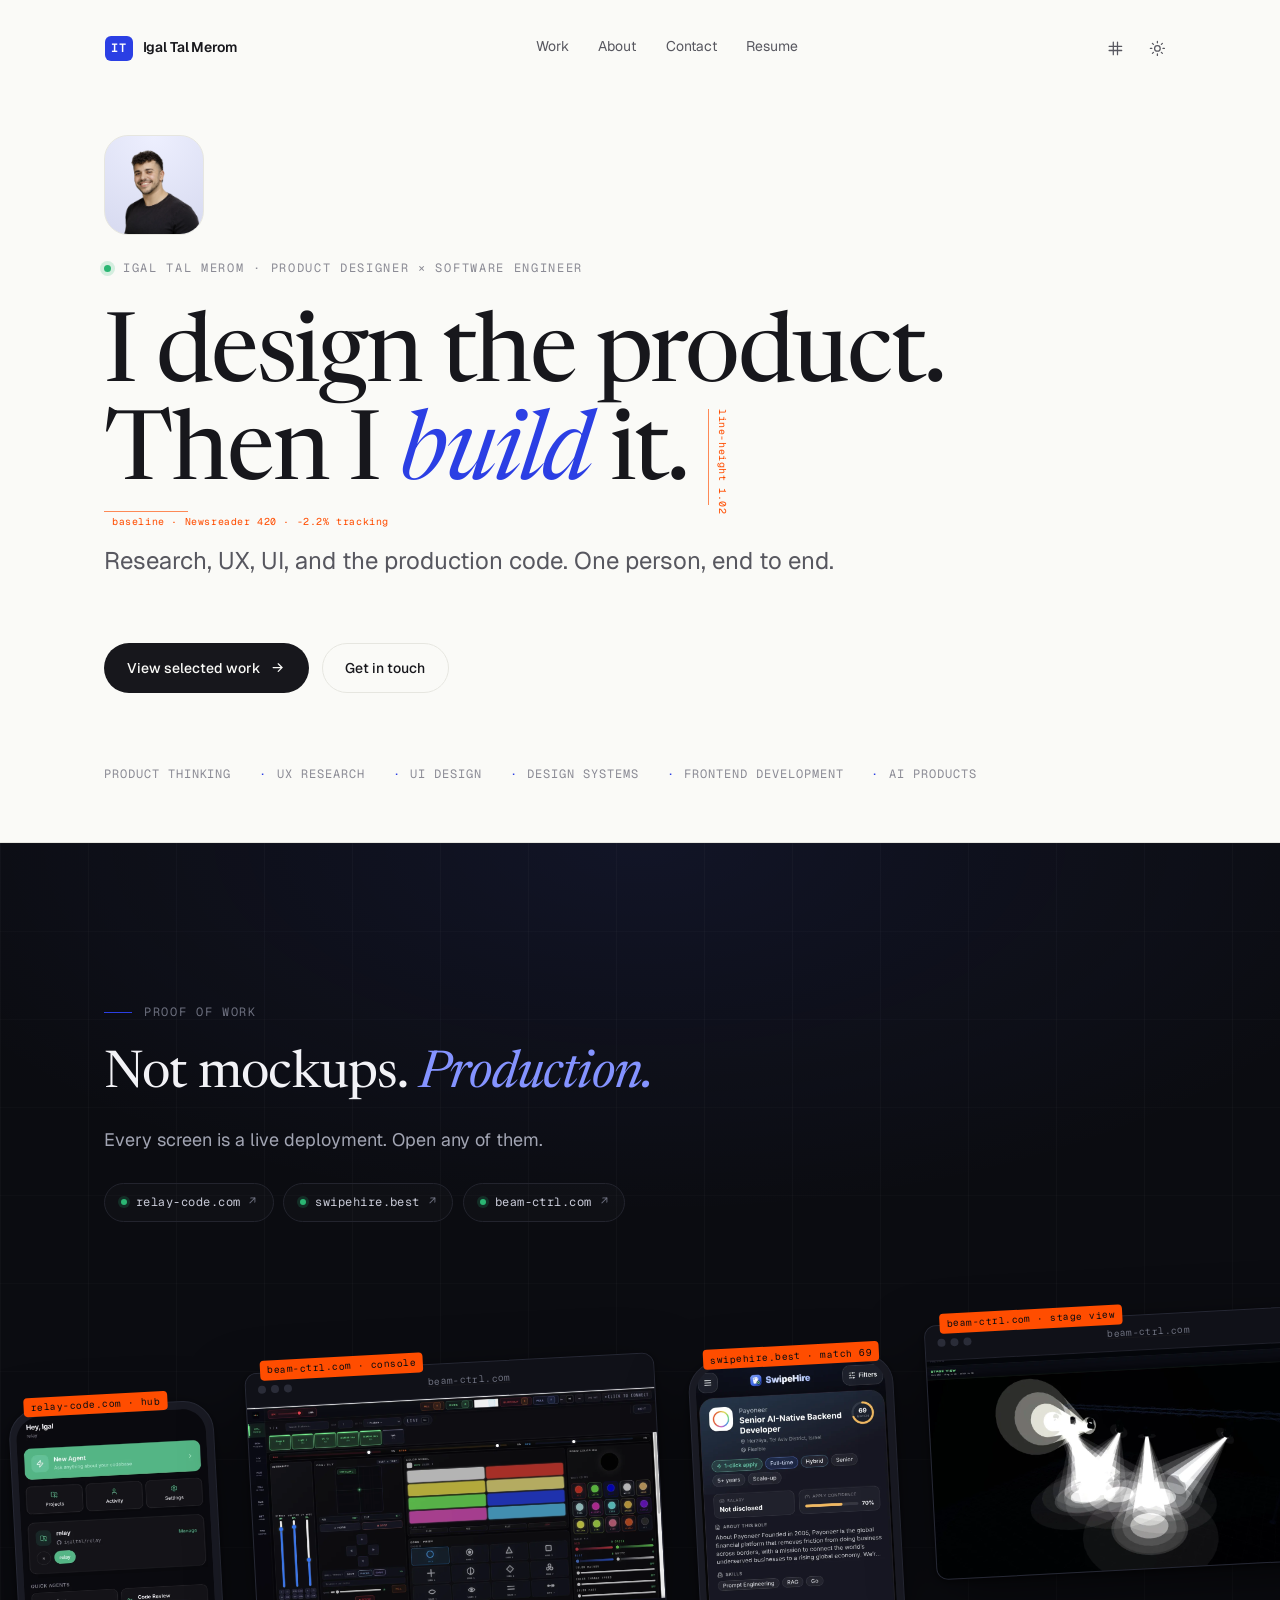
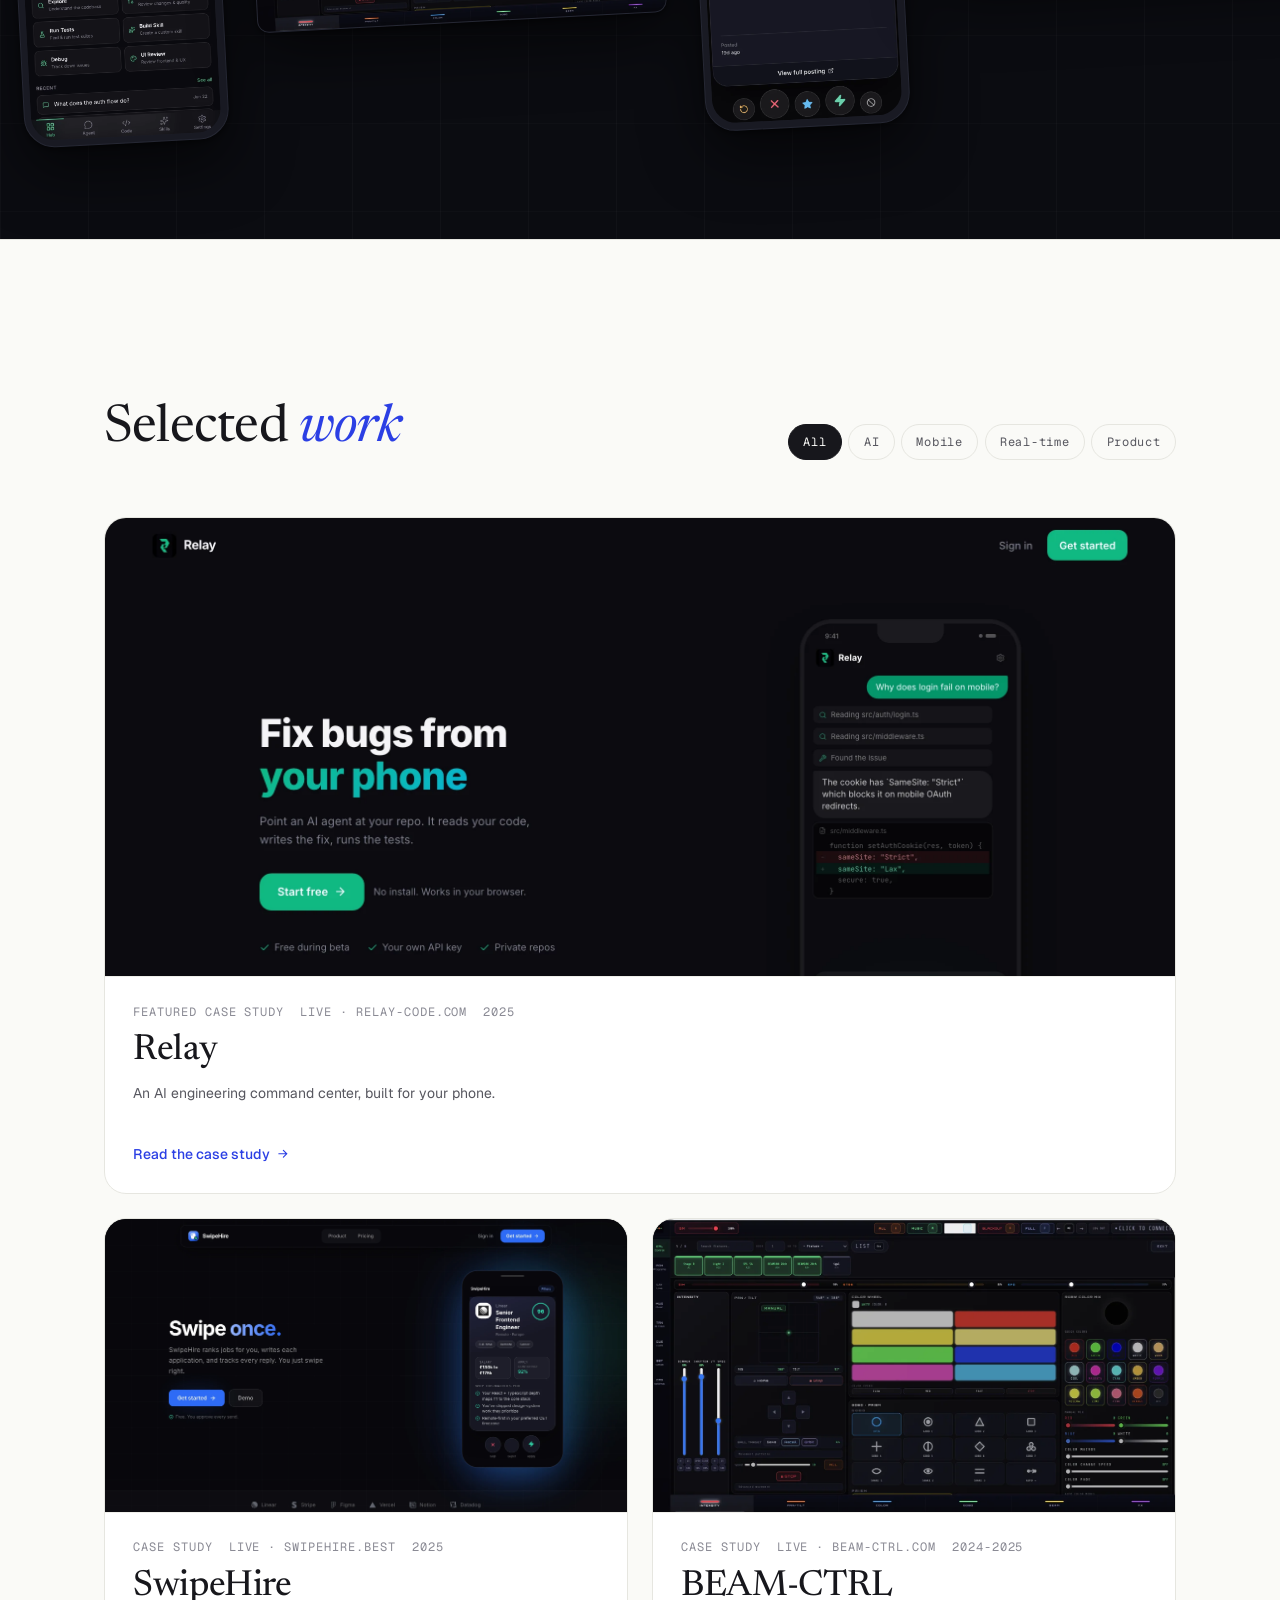
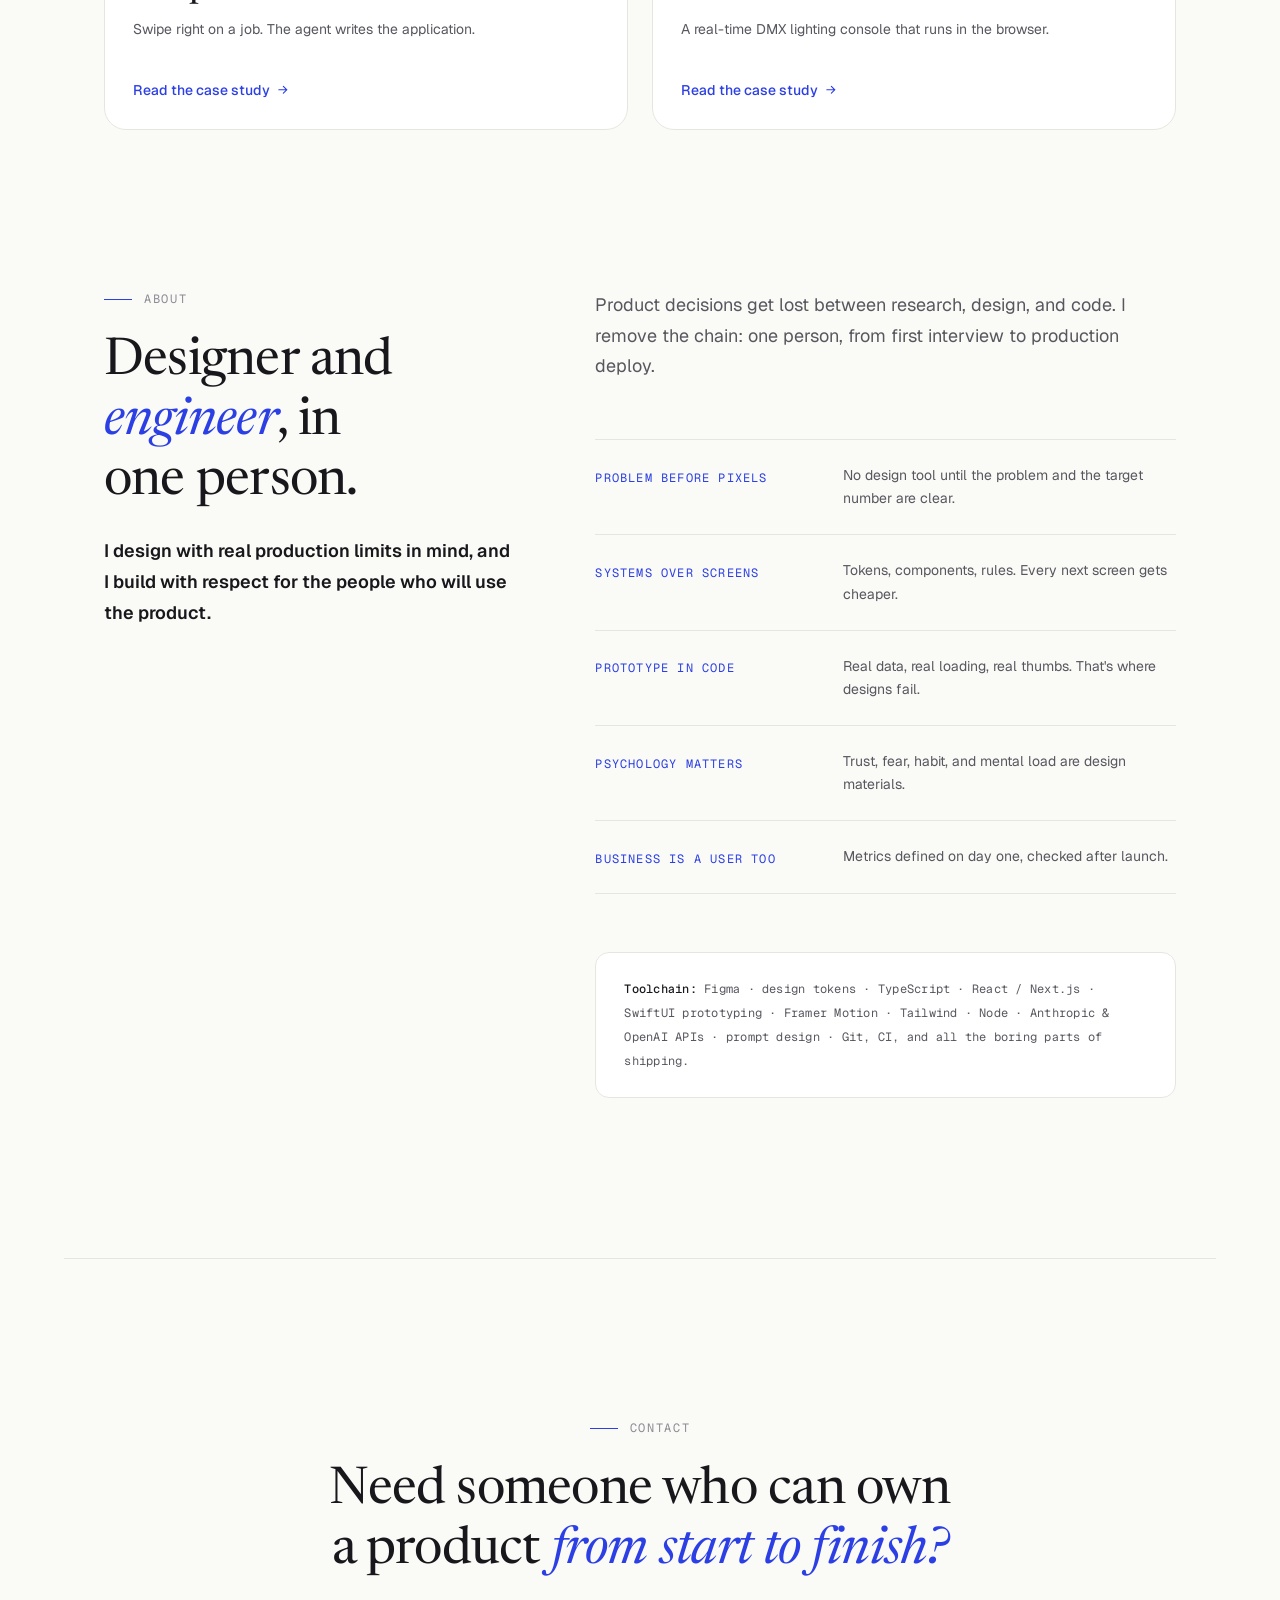
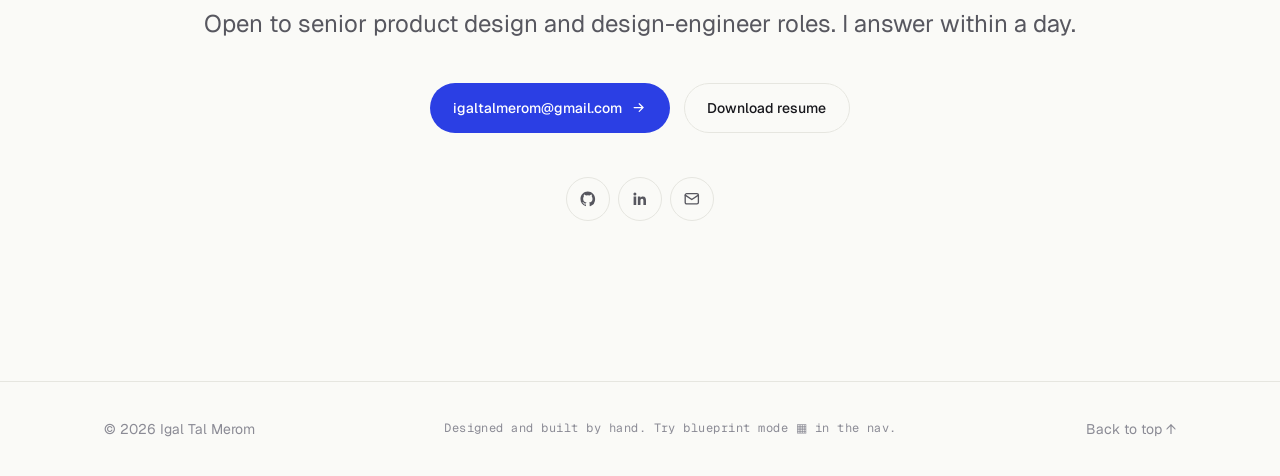
<file: index.html>
<!DOCTYPE html>
<html lang="en" data-theme="light" data-blueprint="off">
<head>
  <meta charset="UTF-8" />
  <meta name="viewport" content="width=device-width, initial-scale=1.0" />
  <title>Igal Tal Merom | Product Designer &amp; Software Engineer</title>
  <meta name="description" content="Product designer and software engineer. I do the research, the UX, the UI and the design system, and then I build the product myself." />
  <script>
    // pre-paint theme to avoid flash
    (function () {
      var t = localStorage.getItem("theme");
      if (!t) t = matchMedia("(prefers-color-scheme: dark)").matches ? "dark" : "light";
      document.documentElement.setAttribute("data-theme", t);
    })();
  </script>
  <link rel="preconnect" href="https://fonts.googleapis.com" />
  <link rel="preconnect" href="https://fonts.gstatic.com" crossorigin />
  <link href="https://fonts.googleapis.com/css2?family=Newsreader:ital,opsz,wght@0,6..72,400..600;1,6..72,400..600&family=Geist:wght@400..700&family=Geist+Mono:wght@400..600&display=swap" rel="stylesheet" />
  <link rel="stylesheet" href="css/main.css" />
  <link rel="icon" href="data:image/svg+xml,<svg xmlns='http://www.w3.org/2000/svg' viewBox='0 0 100 100'><rect width='100' height='100' rx='22' fill='%232B3FE4'/><text x='50' y='68' font-size='52' font-family='monospace' fill='white' text-anchor='middle'>IT</text></svg>" />
</head>
<body>
  <a class="skip-link" href="#work">Skip to content</a>

  <header class="nav" aria-label="Primary">
    <div class="nav-inner">
      <a class="brand" href="index.html"><span class="mark">IT</span> Igal Tal Merom</a>
      <nav>
        <ul class="nav-links">
          <li><a href="#work">Work</a></li>
          <li><a href="#about">About</a></li>
          <li><a href="#contact">Contact</a></li>
          <li><a href="resume.html">Resume</a></li>
        </ul>
      </nav>
      <div class="nav-actions">
        <button class="icon-btn bp-btn" data-blueprint-toggle aria-pressed="false" title="Blueprint mode: show the grid and spec labels" aria-label="Toggle blueprint mode">
          <svg viewBox="0 0 24 24" fill="none" stroke="currentColor" stroke-width="1.8" stroke-linecap="round"><path d="M3 9h18M3 15h18M9 3v18M15 3v18"/></svg>
        </button>
        <button class="icon-btn" data-theme-toggle aria-label="Toggle theme">
          <svg class="sun" viewBox="0 0 24 24" fill="none" stroke="currentColor" stroke-width="1.8" stroke-linecap="round"><circle cx="12" cy="12" r="4"/><path d="M12 2v2m0 16v2M4.9 4.9l1.4 1.4m11.4 11.4 1.4 1.4M2 12h2m16 0h2M4.9 19.1l1.4-1.4M17.7 6.3l1.4-1.4"/></svg>
          <svg class="moon" viewBox="0 0 24 24" fill="none" stroke="currentColor" stroke-width="1.8" stroke-linecap="round"><path d="M21 12.8A9 9 0 1 1 11.2 3a7 7 0 0 0 9.8 9.8Z"/></svg>
        </button>
        <button class="icon-btn menu-btn" data-menu-toggle aria-expanded="false" aria-label="Open menu">
          <svg class="ic-open" viewBox="0 0 24 24" fill="none" stroke="currentColor" stroke-width="1.8" stroke-linecap="round"><path d="M4 7h16M4 12h16M4 17h16"/></svg>
          <svg class="ic-close" viewBox="0 0 24 24" fill="none" stroke="currentColor" stroke-width="1.8" stroke-linecap="round"><path d="M6 6l12 12M18 6 6 18"/></svg>
        </button>
      </div>
    </div>
  </header>

  <main>
    <!-- ===================== HERO ===================== -->
    <section class="hero container">
      <div class="hero-portrait stage stage-1">
        <img src="assets/igal-portrait.webp" alt="Igal Tal Merom" width="800" height="1200" decoding="async" />
      </div>
      <p class="hero-intro stage stage-1"><span class="dot" aria-hidden="true"></span> Igal Tal Merom · Product Designer × Software Engineer</p>
      <h1 class="stage stage-2" data-bp="type/display · Newsreader 420 · clamp(44-96) / 1.02">
        I design the product.<br />
        <span class="redline-wrap">Then I <em>build</em> it.
          <span class="redline-tag redline-baseline" aria-hidden="true">baseline · Newsreader 420 · -2.2% tracking</span>
          <span class="redline-tag redline-height" aria-hidden="true">line-height 1.02</span>
        </span>
      </h1>
      <p class="lede stage stage-3">
        Research, UX, UI, and the production code. One person, end to end.
      </p>
      <div class="hero-ctas stage stage-4">
        <a class="btn btn-primary" href="#work">View selected work
          <svg viewBox="0 0 24 24" fill="none" stroke="currentColor" stroke-width="2" stroke-linecap="round"><path d="M5 12h14m-6-6 6 6-6 6"/></svg>
        </a>
        <a class="btn btn-ghost" href="#contact">Get in touch</a>
      </div>
      <div class="hero-capabilities stage stage-5" aria-label="Capabilities">
        <span>Product thinking</span><span>UX research</span><span>UI design</span>
        <span>Design systems</span><span>Frontend development</span><span>AI products</span>
      </div>
    </section>

    <!-- ===================== SHOWCASE: LIVE PRODUCTS ===================== -->
    <section class="showcase" aria-label="Live products">
      <div class="container showcase-head">
        <p class="eyebrow reveal">Proof of work</p>
        <h2 class="reveal" style="--d: 80ms">Not mockups. <em>Production.</em></h2>
        <p class="showcase-sub reveal" style="--d: 160ms">
          Every screen is a live deployment. Open any of them.
        </p>
        <div class="showcase-links reveal" style="--d: 240ms">
          <a class="live-chip" href="https://relay-code.com" target="_blank" rel="noopener">
            <span class="dot" aria-hidden="true"></span> relay-code.com <span class="ext">↗</span>
          </a>
          <a class="live-chip" href="https://swipehire.best" target="_blank" rel="noopener">
            <span class="dot" aria-hidden="true"></span> swipehire.best <span class="ext">↗</span>
          </a>
          <a class="live-chip" href="https://beam-ctrl.com" target="_blank" rel="noopener">
            <span class="dot" aria-hidden="true"></span> beam-ctrl.com <span class="ext">↗</span>
          </a>
        </div>
      </div>
      <div class="showcase-stage reveal" style="--d: 200ms" data-strip>
        <div class="strip">
          <div class="tile tile-phone tile-hide-m" data-speed="-1" style="--lift: 26px">
            <span class="tile-tag">relay-code.com · hub</span>
            <a class="tile-frame" href="https://relay-code.com" target="_blank" rel="noopener" aria-label="Relay, live site">
              <img src="assets/shots/relay-app-hub.webp" alt="Relay home on a phone: quick agents for explore, code review, tests and debug" width="640" height="1093" loading="lazy" decoding="async" />
            </a>
          </div>
          <div class="tile tile-browser" data-speed="0.7" style="--lift: -18px">
            <span class="tile-tag">beam-ctrl.com · console</span>
            <a class="tile-frame" href="https://beam-ctrl.com" target="_blank" rel="noopener" aria-label="BEAM-CTRL, live site">
              <span class="bar" aria-hidden="true"><i></i><i></i><i></i><span class="url">beam-ctrl.com</span></span>
              <img src="assets/shots/beamctrl-app-console.webp" alt="BEAM-CTRL console: fixtures, pan/tilt, color wheel and gobos" width="1280" height="703" loading="lazy" decoding="async" />
            </a>
          </div>
          <div class="tile tile-phone" data-speed="-0.6" style="--lift: 34px">
            <span class="tile-tag">swipehire.best · match 69</span>
            <a class="tile-frame" href="https://swipehire.best" target="_blank" rel="noopener" aria-label="SwipeHire, live site">
              <img src="assets/shots/swipehire-app-card.webp" alt="SwipeHire job card with match score, salary and one-click apply" width="640" height="1195" loading="lazy" decoding="async" />
            </a>
          </div>
          <div class="tile tile-browser" data-speed="0.9" style="--lift: -30px">
            <span class="tile-tag">beam-ctrl.com · stage view</span>
            <a class="tile-frame" href="https://beam-ctrl.com" target="_blank" rel="noopener" aria-label="BEAM-CTRL, live site">
              <span class="bar" aria-hidden="true"><i></i><i></i><i></i><span class="url">beam-ctrl.com</span></span>
              <img src="assets/shots/beamctrl-app-stage.webp" alt="BEAM-CTRL 3D stage view with live DMX beams" width="1280" height="686" loading="lazy" decoding="async" />
            </a>
          </div>
          <div class="tile tile-phone" data-speed="-1.2" style="--lift: 18px">
            <span class="tile-tag">relay-code.com · terminal</span>
            <a class="tile-frame" href="https://relay-code.com" target="_blank" rel="noopener" aria-label="Relay, live site">
              <img src="assets/shots/relay-app-terminal.webp" alt="Relay cloud terminal on a phone, connected to a sandbox" width="640" height="1093" loading="lazy" decoding="async" />
            </a>
          </div>
          <div class="tile tile-phone tile-hide-m" data-speed="0.5" style="--lift: -8px">
            <span class="tile-tag">swipehire.best · matches</span>
            <a class="tile-frame" href="https://swipehire.best" target="_blank" rel="noopener" aria-label="SwipeHire, live site">
              <img src="assets/shots/swipehire-app-matches.webp" alt="SwipeHire matches: drafts ready, approve to apply" width="640" height="1129" loading="lazy" decoding="async" />
            </a>
          </div>
        </div>
      </div>
    </section>

    <!-- ===================== WORK ===================== -->
    <section class="section container" id="work">
      <div class="section-head reveal">
        <h2>Selected <em>work</em></h2>
        <div class="filters" role="group" aria-label="Filter projects">
          <button class="filter" data-filter="all" aria-pressed="true">All</button>
          <button class="filter" data-filter="ai" aria-pressed="false">AI</button>
          <button class="filter" data-filter="mobile" aria-pressed="false">Mobile</button>
          <button class="filter" data-filter="realtime" aria-pressed="false">Real-time</button>
          <button class="filter" data-filter="product" aria-pressed="false">Product</button>
        </div>
      </div>

      <div class="work-grid">
        <!-- Relay · featured -->
        <a class="card card-featured reveal" href="work/relay.html" data-tags="ai mobile product" data-bp="card/featured · radius 22 · border line">
          <div class="card-visual">
            <img src="assets/shots/relay-d1.webp" alt="" width="2160" height="1350" loading="lazy" decoding="async" />
          </div>
          <div class="card-body">
            <div class="card-meta"><span>Featured case study</span><span>Live · relay-code.com</span><span>2025</span></div>
            <h3>Relay</h3>
            <p>An AI engineering command center, built for your phone.</p>
            <span class="card-cta">Read the case study
              <svg viewBox="0 0 24 24" fill="none" stroke="currentColor" stroke-width="2" stroke-linecap="round"><path d="M5 12h14m-6-6 6 6-6 6"/></svg>
            </span>
          </div>
        </a>

        <!-- SwipeHire -->
        <a class="card reveal" href="work/swipehire.html" data-tags="ai mobile product" style="--d: 80ms">
          <div class="card-visual" style="background:#0D0F16;">
            <img src="assets/shots/swipehire-d1.webp" alt="" width="2160" height="1350" loading="lazy" decoding="async" />
          </div>
          <div class="card-body">
            <div class="card-meta"><span>Case study</span><span>Live · swipehire.best</span><span>2025</span></div>
            <h3>SwipeHire</h3>
            <p>Swipe right on a job. The agent writes the application.</p>
            <span class="card-cta">Read the case study
              <svg viewBox="0 0 24 24" fill="none" stroke="currentColor" stroke-width="2" stroke-linecap="round"><path d="M5 12h14m-6-6 6 6-6 6"/></svg>
            </span>
          </div>
        </a>

        <!-- BEAM-CTRL -->
        <a class="card reveal" href="work/beamctrl.html" data-tags="realtime mobile product" style="--d: 160ms">
          <div class="card-visual" style="background:#060608;">
            <img src="assets/shots/beamctrl-app-console.webp" alt="" width="1280" height="703" loading="lazy" decoding="async" />
          </div>
          <div class="card-body">
            <div class="card-meta"><span>Case study</span><span>Live · beam-ctrl.com</span><span>2024-2025</span></div>
            <h3>BEAM-CTRL</h3>
            <p>A real-time DMX lighting console that runs in the browser.</p>
            <span class="card-cta">Read the case study
              <svg viewBox="0 0 24 24" fill="none" stroke="currentColor" stroke-width="2" stroke-linecap="round"><path d="M5 12h14m-6-6 6 6-6 6"/></svg>
          </span>
          </div>
        </a>
      </div>
    </section>

    <!-- ===================== ABOUT ===================== -->
    <section class="section container" id="about">
      <div class="about-grid">
        <div class="about-sticky reveal">
          <p class="eyebrow">About</p>
          <h2>Designer and <em>engineer</em>, in one person.</h2>
          <p class="about-body">
            <strong>I design with real production limits in mind, and I build with
            respect for the people who will use the product.</strong>
          </p>
        </div>
        <div class="reveal" style="--d: 120ms">
          <div class="about-body">
            <p>
              Product decisions get lost between research, design, and code.
              I remove the chain: one person, from first interview to production deploy.
            </p>
          </div>
          <ul class="principles">
            <li>
              <span class="k">Problem before pixels</span>
              <p>No design tool until the problem and the target number are clear.</p>
            </li>
            <li>
              <span class="k">Systems over screens</span>
              <p>Tokens, components, rules. Every next screen gets cheaper.</p>
            </li>
            <li>
              <span class="k">Prototype in code</span>
              <p>Real data, real loading, real thumbs. That's where designs fail.</p>
            </li>
            <li>
              <span class="k">Psychology matters</span>
              <p>Trust, fear, habit, and mental load are design materials.</p>
            </li>
            <li>
              <span class="k">Business is a user too</span>
              <p>Metrics defined on day one, checked after launch.</p>
            </li>
          </ul>
          <div class="stack-note" data-bp="component/stack-note · surface · radius 14">
            <b>Toolchain:</b> Figma · design tokens · TypeScript · React / Next.js ·
            SwiftUI prototyping · Framer Motion · Tailwind · Node · Anthropic &amp; OpenAI APIs ·
            prompt design · Git, CI, and all the boring parts of shipping.
          </div>
        </div>
      </div>
    </section>

    <!-- ===================== CONTACT ===================== -->
    <section class="contact container" id="contact">
      <p class="eyebrow reveal" style="justify-content: center">Contact</p>
      <h2 class="reveal">Need someone who can own a product <em>from start to finish?</em></h2>
      <p class="lede reveal" style="--d: 100ms">
        Open to senior product design and design-engineer roles. I answer within a day.
      </p>
      <div class="contact-ctas reveal" style="--d: 180ms">
        <a class="btn btn-accent" href="mailto:igaltalmerom@gmail.com">igaltalmerom@gmail.com
          <svg viewBox="0 0 24 24" fill="none" stroke="currentColor" stroke-width="2" stroke-linecap="round"><path d="M5 12h14m-6-6 6 6-6 6"/></svg>
        </a>
        <a class="btn btn-ghost" href="resume.html">Download resume</a>
      </div>
      <div class="socials reveal" style="--d: 260ms">
        <a href="https://github.com/igaltal" aria-label="GitHub" target="_blank" rel="noopener">
          <svg viewBox="0 0 24 24" fill="currentColor"><path d="M12 2C6.48 2 2 6.58 2 12.25c0 4.53 2.87 8.37 6.84 9.73.5.1.68-.22.68-.49v-1.7c-2.78.62-3.37-1.37-3.37-1.37-.45-1.18-1.11-1.5-1.11-1.5-.91-.63.07-.62.07-.62 1 .07 1.53 1.06 1.53 1.06.9 1.57 2.36 1.12 2.94.85.09-.66.35-1.12.63-1.37-2.22-.26-4.56-1.14-4.56-5.07 0-1.12.39-2.03 1.03-2.75-.1-.26-.45-1.3.1-2.7 0 0 .84-.28 2.75 1.05a9.36 9.36 0 0 1 5 0c1.91-1.33 2.75-1.05 2.75-1.05.55 1.4.2 2.44.1 2.7.64.72 1.03 1.63 1.03 2.75 0 3.94-2.34 4.8-4.57 5.06.36.32.68.94.68 1.9v2.81c0 .27.18.6.69.49A10.05 10.05 0 0 0 22 12.25C22 6.58 17.52 2 12 2Z"/></svg>
        </a>
        <a href="https://www.linkedin.com/in/igal-tal-merom-a6874a180/" aria-label="LinkedIn" target="_blank" rel="noopener">
          <svg viewBox="0 0 24 24" fill="currentColor"><path d="M20.45 20.45h-3.55v-5.57c0-1.33-.03-3.04-1.85-3.04-1.86 0-2.14 1.45-2.14 2.94v5.67H9.35V9h3.41v1.56h.05c.47-.9 1.63-1.85 3.36-1.85 3.6 0 4.27 2.37 4.27 5.46v6.28ZM5.34 7.43a2.06 2.06 0 1 1 0-4.12 2.06 2.06 0 0 1 0 4.12ZM7.12 20.45H3.56V9h3.56v11.45Z"/></svg>
        </a>
        <a href="mailto:igaltalmerom@gmail.com" aria-label="Email">
          <svg viewBox="0 0 24 24" fill="none" stroke="currentColor" stroke-width="1.8" stroke-linecap="round"><rect x="3" y="5" width="18" height="14" rx="2"/><path d="m3 7 9 6 9-6"/></svg>
        </a>
      </div>
    </section>
  </main>

  <footer class="footer">
    <div class="container footer-inner">
      <span>© <span data-year>2026</span> Igal Tal Merom</span>
      <span class="colophon">Designed and built by hand. Try blueprint mode ▦ in the nav.</span>
      <a href="#top" onclick="window.scrollTo({top:0,behavior:'smooth'});return false;">Back to top ↑</a>
    </div>
  </footer>

  <script src="js/main.js"></script>
</body>
</html>
</file>
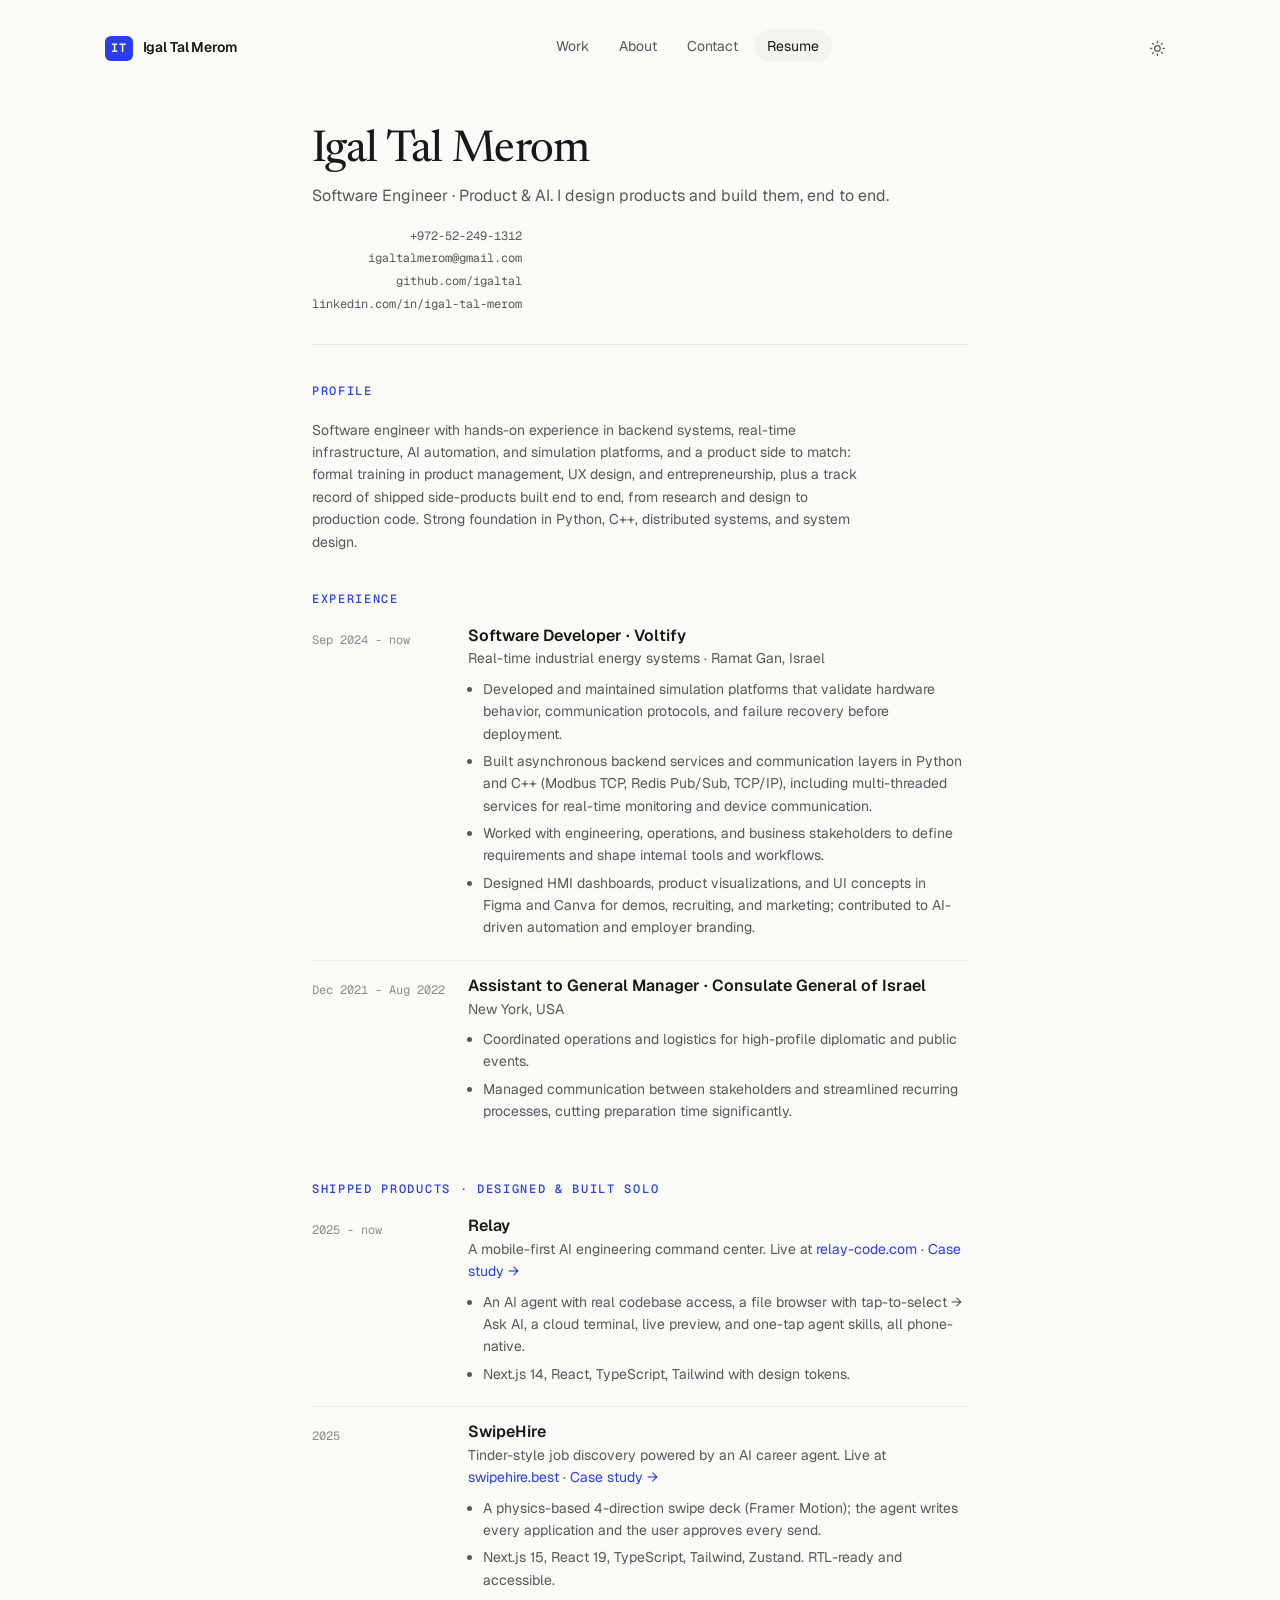
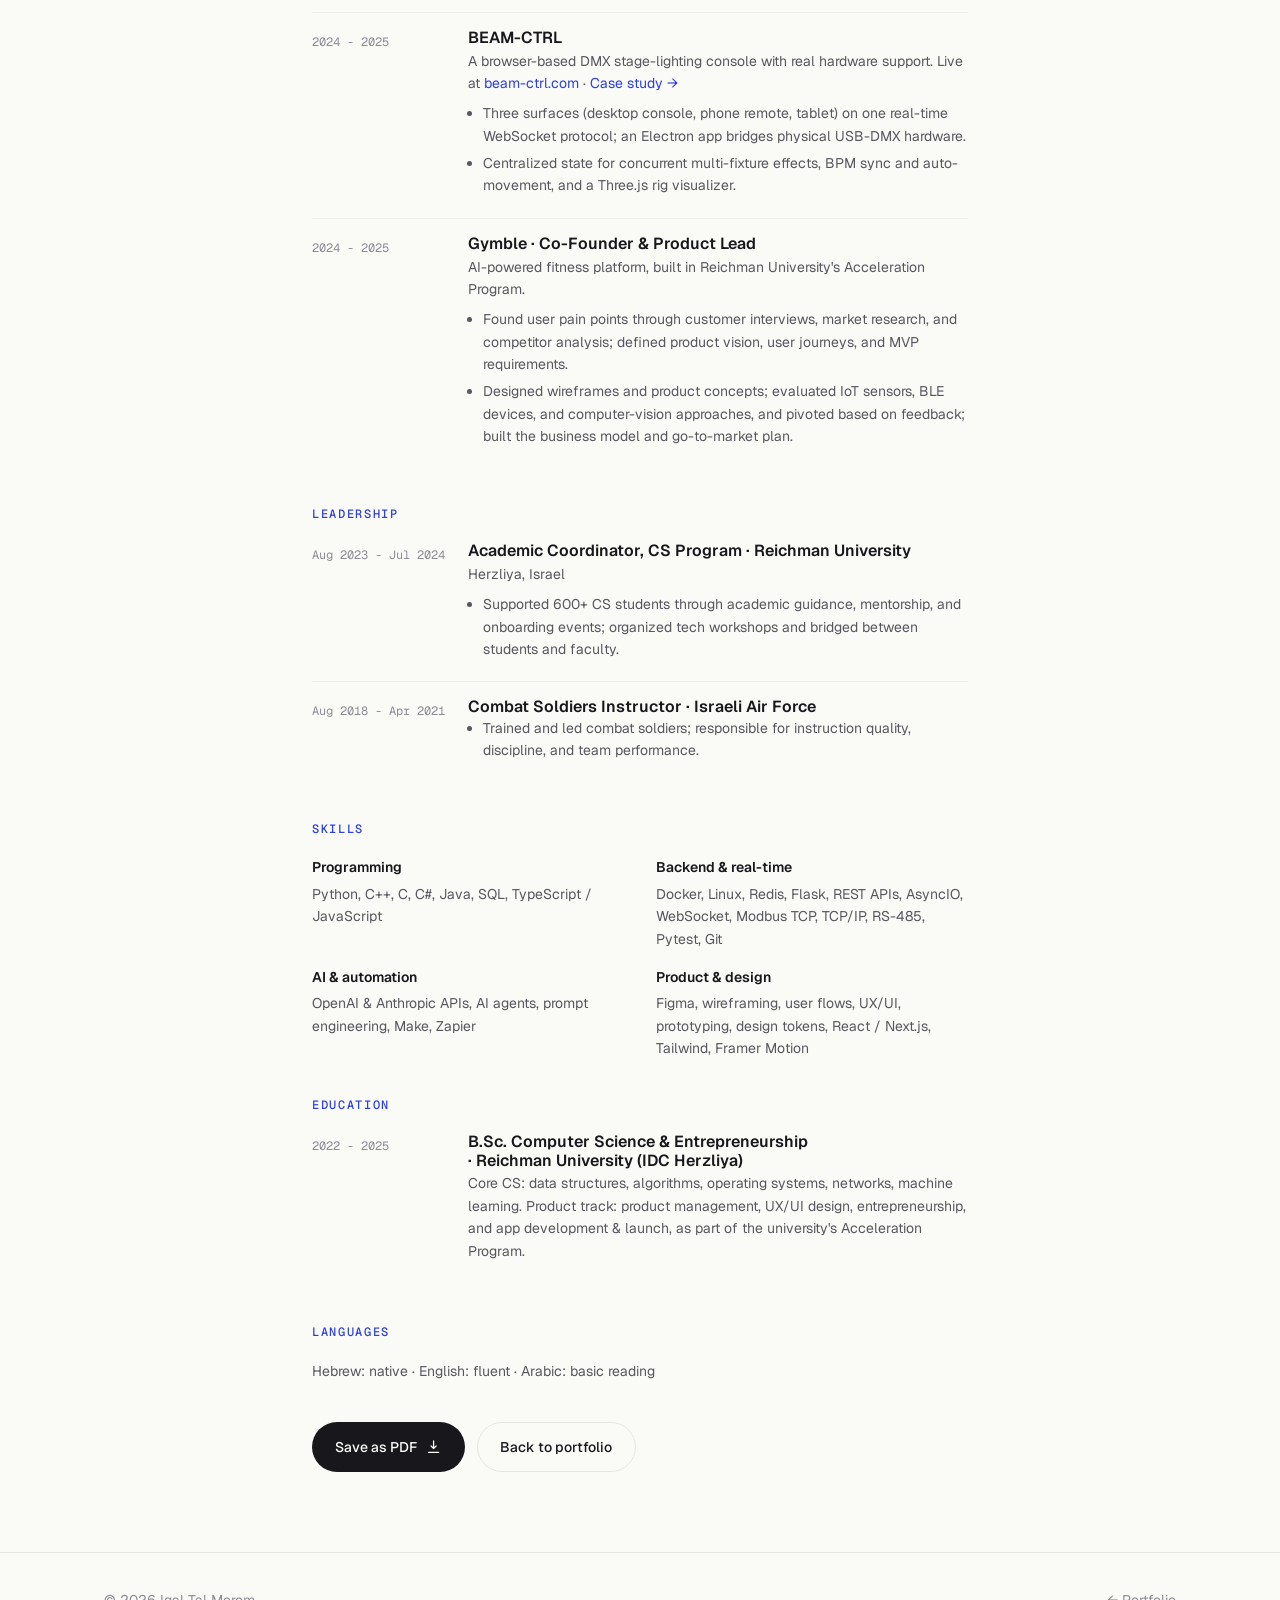
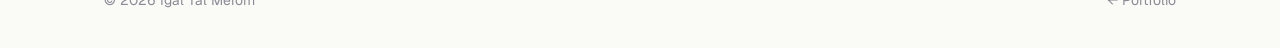
<file: resume.html>
<!DOCTYPE html>
<html lang="en" data-theme="light" data-blueprint="off">
<head>
  <meta charset="UTF-8" />
  <meta name="viewport" content="width=device-width, initial-scale=1.0" />
  <title>Resume | Igal Tal Merom</title>
  <meta name="description" content="Resume of Igal Tal Merom, Software Engineer and Product Designer." />
  <script>
    (function () {
      var t = localStorage.getItem("theme");
      if (!t) t = matchMedia("(prefers-color-scheme: dark)").matches ? "dark" : "light";
      document.documentElement.setAttribute("data-theme", t);
    })();
  </script>
  <link rel="preconnect" href="https://fonts.googleapis.com" />
  <link rel="preconnect" href="https://fonts.gstatic.com" crossorigin />
  <link href="https://fonts.googleapis.com/css2?family=Newsreader:ital,opsz,wght@0,6..72,400..600;1,6..72,400..600&family=Geist:wght@400..700&family=Geist+Mono:wght@400..600&display=swap" rel="stylesheet" />
  <link rel="stylesheet" href="css/main.css" />
  <link rel="icon" href="data:image/svg+xml,<svg xmlns='http://www.w3.org/2000/svg' viewBox='0 0 100 100'><rect width='100' height='100' rx='22' fill='%232B3FE4'/><text x='50' y='68' font-size='52' font-family='monospace' fill='white' text-anchor='middle'>IT</text></svg>" />
  <style>
    .resume { max-width: 46rem; margin-inline: auto; padding: clamp(7rem, 14vh, 9rem) var(--gutter) 5rem; }
    .resume-head { display: flex; flex-wrap: wrap; align-items: flex-end; justify-content: space-between; gap: 1rem; border-bottom: 1px solid var(--line); padding-bottom: 1.75rem; }
    .resume h1 { font-family: var(--font-display); font-weight: 440; font-size: clamp(2rem, 5vw, 2.75rem); letter-spacing: -0.015em; }
    .resume .tagline { color: var(--ink-2); margin-top: 0.4rem; }
    .resume-contact { font-family: var(--font-mono); font-size: var(--text-xs); color: var(--ink-2); text-align: right; line-height: 1.9; }
    .resume-contact a { color: inherit; text-decoration: none; }
    .resume-contact a:hover { color: var(--accent); }
    .r-section { margin-top: 2.5rem; }
    .r-section > h2 { font-family: var(--font-mono); font-size: var(--text-xs); letter-spacing: 0.14em; text-transform: uppercase; color: var(--accent); font-weight: 500; margin-bottom: 1.25rem; }
    .r-item { display: grid; grid-template-columns: 8.5rem 1fr; gap: 1.25rem; padding: 1rem 0; border-top: 1px solid var(--line-soft); }
    .r-item:first-of-type { border-top: 0; padding-top: 0; }
    @media (max-width: 560px) { .r-item { grid-template-columns: 1fr; gap: 0.3rem; } .resume-contact { text-align: left; } }
    .r-item .when { font-family: var(--font-mono); font-size: var(--text-xs); color: var(--ink-3); padding-top: 0.25rem; }
    .r-item h3 { font-size: var(--text-base); font-weight: 600; }
    .r-item .org { color: var(--ink-2); font-size: var(--text-sm); margin: 0.15rem 0 0.5rem; }
    .r-item ul { margin: 0; padding-left: 1.1em; color: var(--ink-2); font-size: var(--text-sm); }
    .r-item a { color: var(--accent); text-decoration: none; }
    .r-skills { display: grid; grid-template-columns: repeat(2, 1fr); gap: 1rem 2rem; font-size: var(--text-sm); color: var(--ink-2); }
    @media (max-width: 560px) { .r-skills { grid-template-columns: 1fr; } }
    .r-skills b { display: block; color: var(--ink); font-weight: 600; margin-bottom: 0.25rem; }
    .print-bar { display: flex; gap: 0.75rem; margin-top: 2.5rem; }
    @media print {
      @page { size: A4; margin: 8mm 11mm; }
      /* everything is sized in rem, so shrinking the root compresses the whole page */
      html { font-size: 9.8px; }
      .nav, .print-bar, .footer { display: none !important; }
      .resume { padding: 0; max-width: none; }
      body { background: #fff; color: #111; line-height: 1.4; }
      :root { --ink: #111; --ink-2: #444; --ink-3: #777; --line: #ddd; --line-soft: #eee; --accent: #2B3FE4; --bg: #fff; }
      a { text-decoration: none; }
      .resume h1 { font-size: 2.1rem; }
      .resume-head { padding-bottom: 0.8rem; }
      .resume-contact { line-height: 1.55; }
      .r-section { margin-top: 0.9rem; }
      .r-section > h2 { margin-bottom: 0.45rem; }
      .r-item { padding: 0.45rem 0; grid-template-columns: 7.5rem 1fr; gap: 1rem; page-break-inside: avoid; }
      .r-item .org { margin: 0.05rem 0 0.25rem; }
      li { margin-bottom: 0.15em; }
      .r-skills { gap: 0.5rem 1.5rem; }
      /* internal case-study links are meaningless on paper */
      .no-print { display: none; }
    }
  </style>
</head>
<body>
  <header class="nav" aria-label="Primary">
    <div class="nav-inner">
      <a class="brand" href="index.html"><span class="mark">IT</span> Igal Tal Merom</a>
      <nav>
        <ul class="nav-links">
          <li><a href="index.html#work">Work</a></li>
          <li><a href="index.html#about">About</a></li>
          <li><a href="index.html#contact">Contact</a></li>
          <li><a href="resume.html" aria-current="page">Resume</a></li>
        </ul>
      </nav>
      <div class="nav-actions">
        <button class="icon-btn" data-theme-toggle aria-label="Toggle theme">
          <svg class="sun" viewBox="0 0 24 24" fill="none" stroke="currentColor" stroke-width="1.8" stroke-linecap="round"><circle cx="12" cy="12" r="4"/><path d="M12 2v2m0 16v2M4.9 4.9l1.4 1.4m11.4 11.4 1.4 1.4M2 12h2m16 0h2M4.9 19.1l1.4-1.4M17.7 6.3l1.4-1.4"/></svg>
          <svg class="moon" viewBox="0 0 24 24" fill="none" stroke="currentColor" stroke-width="1.8" stroke-linecap="round"><path d="M21 12.8A9 9 0 1 1 11.2 3a7 7 0 0 0 9.8 9.8Z"/></svg>
        </button>
        <button class="icon-btn menu-btn" data-menu-toggle aria-expanded="false" aria-label="Open menu">
          <svg class="ic-open" viewBox="0 0 24 24" fill="none" stroke="currentColor" stroke-width="1.8" stroke-linecap="round"><path d="M4 7h16M4 12h16M4 17h16"/></svg>
          <svg class="ic-close" viewBox="0 0 24 24" fill="none" stroke="currentColor" stroke-width="1.8" stroke-linecap="round"><path d="M6 6l12 12M18 6 6 18"/></svg>
        </button>
      </div>
    </div>
  </header>

  <main class="resume">
    <div class="resume-head">
      <div>
        <h1>Igal Tal Merom</h1>
        <p class="tagline">Software Engineer · Product &amp; AI. I design products and build them, end to end.</p>
      </div>
      <div class="resume-contact">
        <a href="tel:+972522491312">+972-52-249-1312</a><br />
        <a href="mailto:igaltalmerom@gmail.com">igaltalmerom@gmail.com</a><br />
        <a href="https://github.com/igaltal">github.com/igaltal</a><br />
        <a href="https://www.linkedin.com/in/igal-tal-merom-a6874a180/">linkedin.com/in/igal-tal-merom</a>
      </div>
    </div>

    <section class="r-section">
      <h2>Profile</h2>
      <p style="color: var(--ink-2); font-size: var(--text-sm); max-width: 40em;">
        Software engineer with hands-on experience in backend systems, real-time infrastructure,
        AI automation, and simulation platforms, and a product side to match: formal training in
        product management, UX design, and entrepreneurship, plus a track record of shipped
        side-products built end to end, from research and design to production code. Strong
        foundation in Python, C++, distributed systems, and system design.
      </p>
    </section>

    <section class="r-section">
      <h2>Experience</h2>
      <div class="r-item">
        <div class="when">Sep 2024 - now</div>
        <div>
          <h3>Software Developer · Voltify</h3>
          <p class="org">Real-time industrial energy systems · Ramat Gan, Israel</p>
          <ul>
            <li>Developed and maintained simulation platforms that validate hardware behavior, communication protocols, and failure recovery before deployment.</li>
            <li>Built asynchronous backend services and communication layers in Python and C++ (Modbus TCP, Redis Pub/Sub, TCP/IP), including multi-threaded services for real-time monitoring and device communication.</li>
            <li>Worked with engineering, operations, and business stakeholders to define requirements and shape internal tools and workflows.</li>
            <li>Designed HMI dashboards, product visualizations, and UI concepts in Figma and Canva for demos, recruiting, and marketing; contributed to AI-driven automation and employer branding.</li>
          </ul>
        </div>
      </div>
      <div class="r-item">
        <div class="when">Dec 2021 - Aug 2022</div>
        <div>
          <h3>Assistant to General Manager · Consulate General of Israel</h3>
          <p class="org">New York, USA</p>
          <ul>
            <li>Coordinated operations and logistics for high-profile diplomatic and public events.</li>
            <li>Managed communication between stakeholders and streamlined recurring processes, cutting preparation time significantly.</li>
          </ul>
        </div>
      </div>
    </section>

    <section class="r-section">
      <h2>Shipped products · designed &amp; built solo</h2>
      <div class="r-item">
        <div class="when">2025 - now</div>
        <div>
          <h3>Relay</h3>
          <p class="org">A mobile-first AI engineering command center. Live at <a href="https://relay-code.com" target="_blank" rel="noopener">relay-code.com</a> <span class="no-print">· <a href="work/relay.html">Case study →</a></span></p>
          <ul>
            <li>An AI agent with real codebase access, a file browser with tap-to-select → Ask AI, a cloud terminal, live preview, and one-tap agent skills, all phone-native.</li>
            <li>Next.js 14, React, TypeScript, Tailwind with design tokens.</li>
          </ul>
        </div>
      </div>
      <div class="r-item">
        <div class="when">2025</div>
        <div>
          <h3>SwipeHire</h3>
          <p class="org">Tinder-style job discovery powered by an AI career agent. Live at <a href="https://swipehire.best" target="_blank" rel="noopener">swipehire.best</a> <span class="no-print">· <a href="work/swipehire.html">Case study →</a></span></p>
          <ul>
            <li>A physics-based 4-direction swipe deck (Framer Motion); the agent writes every application and the user approves every send.</li>
            <li>Next.js 15, React 19, TypeScript, Tailwind, Zustand. RTL-ready and accessible.</li>
          </ul>
        </div>
      </div>
      <div class="r-item">
        <div class="when">2024 - 2025</div>
        <div>
          <h3>BEAM-CTRL</h3>
          <p class="org">A browser-based DMX stage-lighting console with real hardware support. Live at <a href="https://beam-ctrl.com" target="_blank" rel="noopener">beam-ctrl.com</a> <span class="no-print">· <a href="work/beamctrl.html">Case study →</a></span></p>
          <ul>
            <li>Three surfaces (desktop console, phone remote, tablet) on one real-time WebSocket protocol; an Electron app bridges physical USB-DMX hardware.</li>
            <li>Centralized state for concurrent multi-fixture effects, BPM sync and auto-movement, and a Three.js rig visualizer.</li>
          </ul>
        </div>
      </div>
      <div class="r-item">
        <div class="when">2024 - 2025</div>
        <div>
          <h3>Gymble · Co-Founder &amp; Product Lead</h3>
          <p class="org">AI-powered fitness platform, built in Reichman University's Acceleration Program.</p>
          <ul>
            <li>Found user pain points through customer interviews, market research, and competitor analysis; defined product vision, user journeys, and MVP requirements.</li>
            <li>Designed wireframes and product concepts; evaluated IoT sensors, BLE devices, and computer-vision approaches, and pivoted based on feedback; built the business model and go-to-market plan.</li>
          </ul>
        </div>
      </div>
    </section>

    <section class="r-section">
      <h2>Leadership</h2>
      <div class="r-item">
        <div class="when">Aug 2023 - Jul 2024</div>
        <div>
          <h3>Academic Coordinator, CS Program · Reichman University</h3>
          <p class="org">Herzliya, Israel</p>
          <ul>
            <li>Supported 600+ CS students through academic guidance, mentorship, and onboarding events; organized tech workshops and bridged between students and faculty.</li>
          </ul>
        </div>
      </div>
      <div class="r-item">
        <div class="when">Aug 2018 - Apr 2021</div>
        <div>
          <h3>Combat Soldiers Instructor · Israeli Air Force</h3>
          <ul>
            <li>Trained and led combat soldiers; responsible for instruction quality, discipline, and team performance.</li>
          </ul>
        </div>
      </div>
    </section>

    <section class="r-section">
      <h2>Skills</h2>
      <div class="r-skills">
        <div><b>Programming</b>Python, C++, C, C#, Java, SQL, TypeScript / JavaScript</div>
        <div><b>Backend &amp; real-time</b>Docker, Linux, Redis, Flask, REST APIs, AsyncIO, WebSocket, Modbus TCP, TCP/IP, RS-485, Pytest, Git</div>
        <div><b>AI &amp; automation</b>OpenAI &amp; Anthropic APIs, AI agents, prompt engineering, Make, Zapier</div>
        <div><b>Product &amp; design</b>Figma, wireframing, user flows, UX/UI, prototyping, design tokens, React / Next.js, Tailwind, Framer Motion</div>
      </div>
    </section>

    <section class="r-section">
      <h2>Education</h2>
      <div class="r-item">
        <div class="when">2022 - 2025</div>
        <div>
          <h3>B.Sc. Computer Science &amp; Entrepreneurship · Reichman University (IDC Herzliya)</h3>
          <p class="org">Core CS: data structures, algorithms, operating systems, networks, machine learning. Product track: product management, UX/UI design, entrepreneurship, and app development &amp; launch, as part of the university's Acceleration Program.</p>
        </div>
      </div>
    </section>

    <section class="r-section">
      <h2>Languages</h2>
      <p style="color: var(--ink-2); font-size: var(--text-sm);">Hebrew: native · English: fluent · Arabic: basic reading</p>
    </section>

    <div class="print-bar">
      <button class="btn btn-primary" onclick="window.print()">Save as PDF
        <svg viewBox="0 0 24 24" fill="none" stroke="currentColor" stroke-width="2" stroke-linecap="round"><path d="M12 3v12m0 0 4-4m-4 4-4-4M4 21h16"/></svg>
      </button>
      <a class="btn btn-ghost" href="index.html">Back to portfolio</a>
    </div>
  </main>

  <footer class="footer">
    <div class="container footer-inner">
      <span>© <span data-year>2026</span> Igal Tal Merom</span>
      <a href="index.html">← Portfolio</a>
    </div>
  </footer>

  <script src="js/main.js"></script>
</body>
</html>
</file>
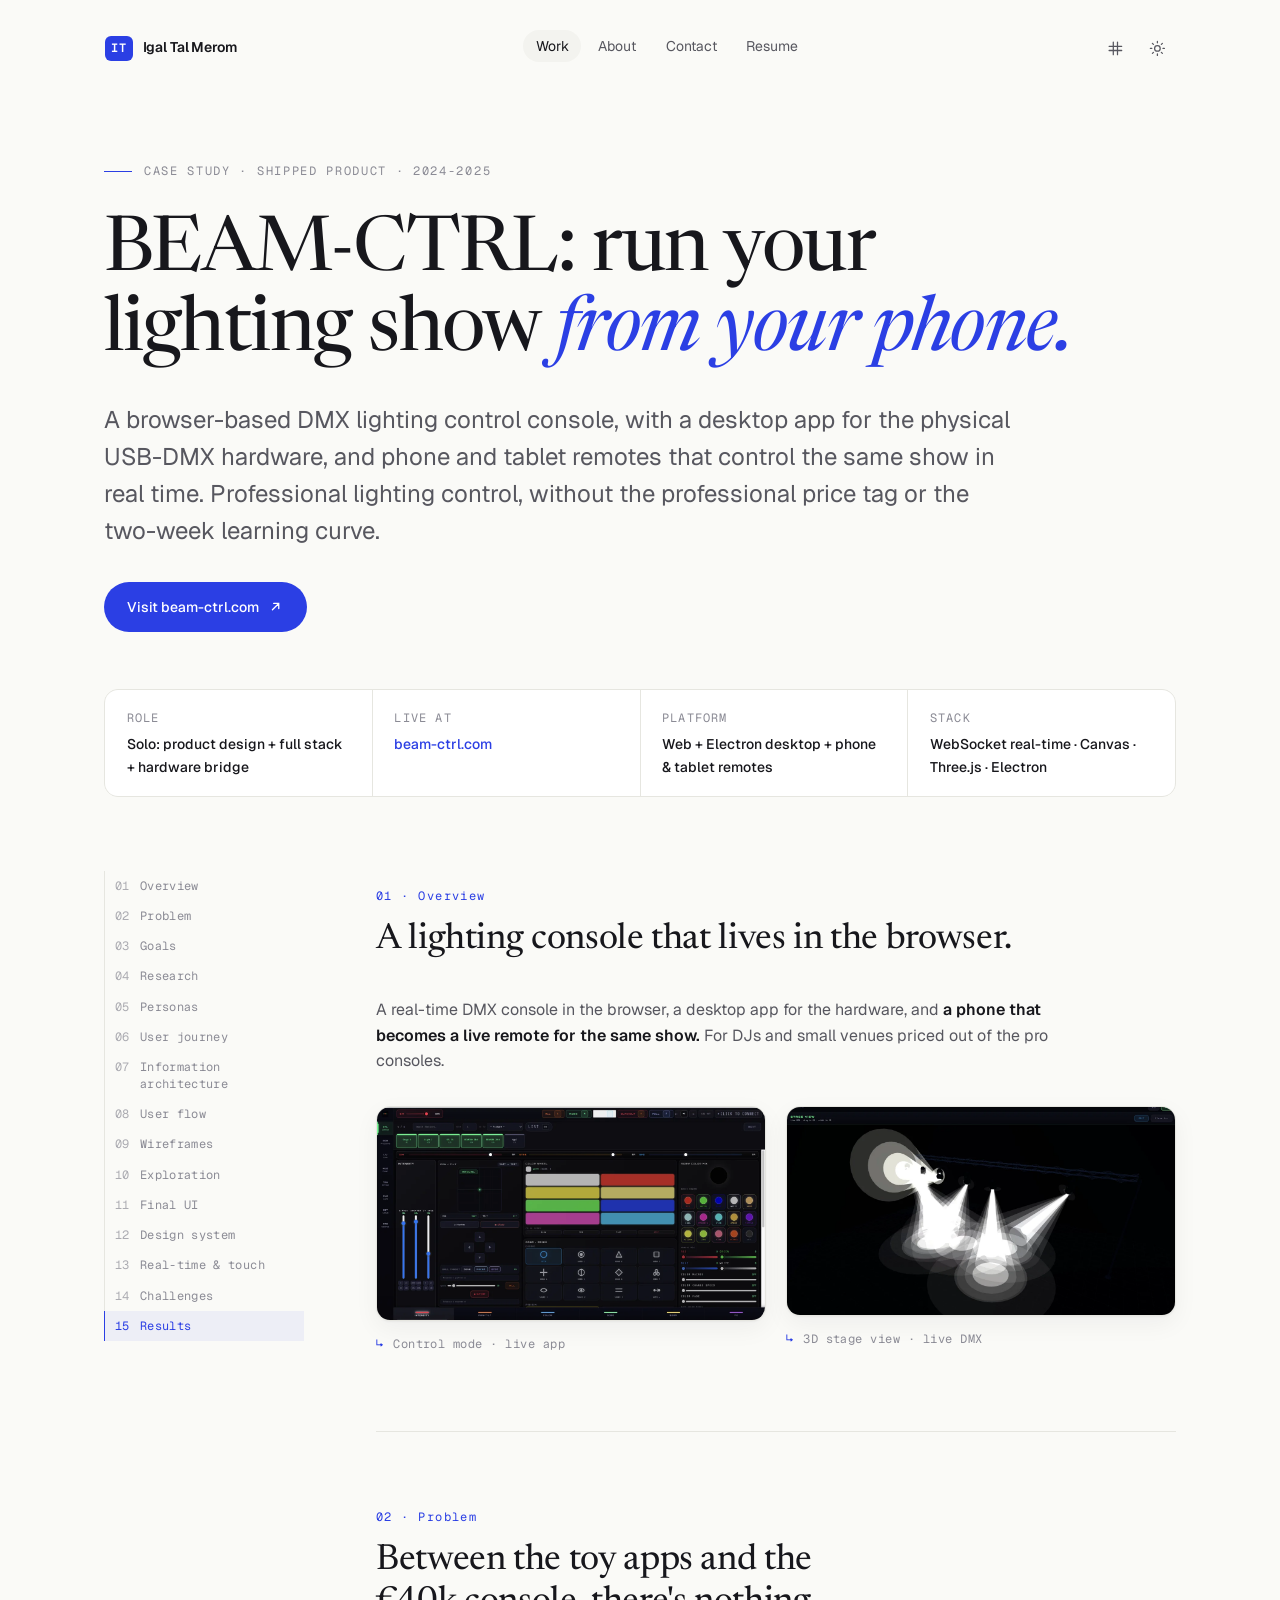
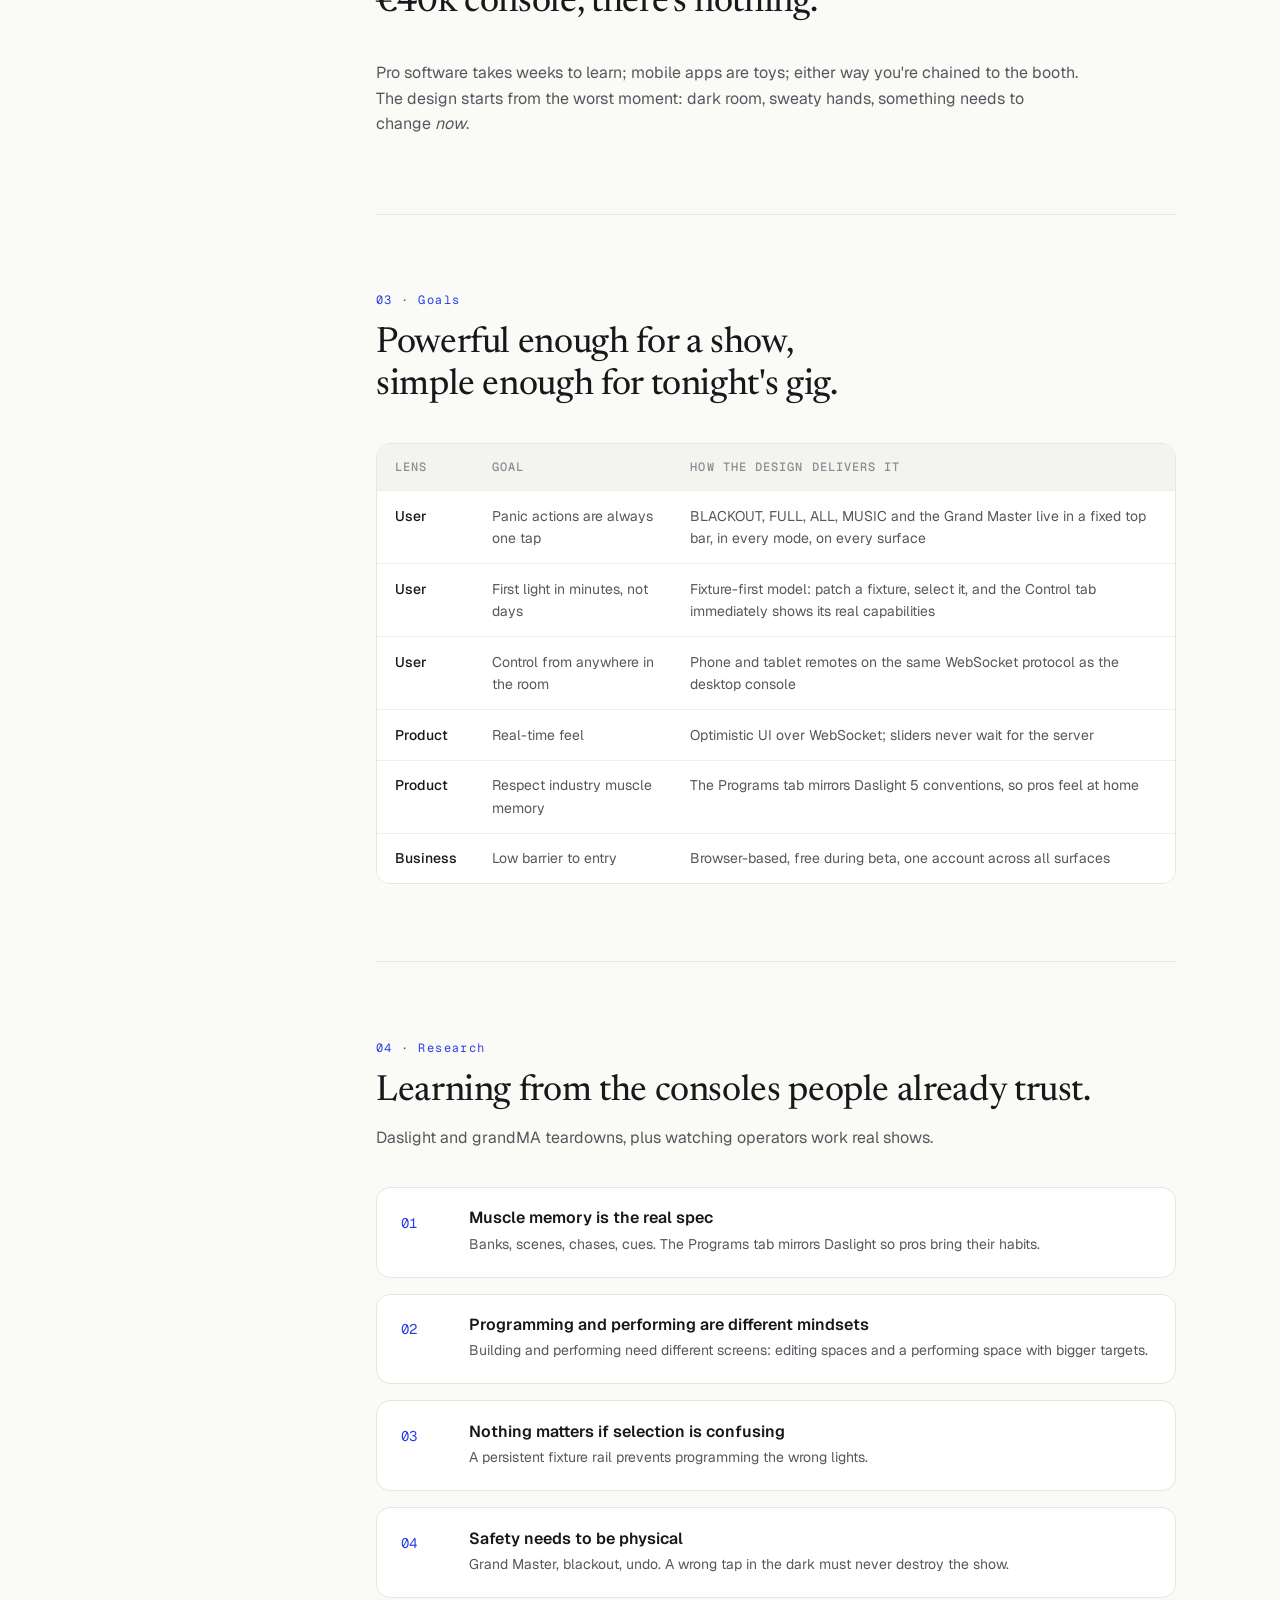
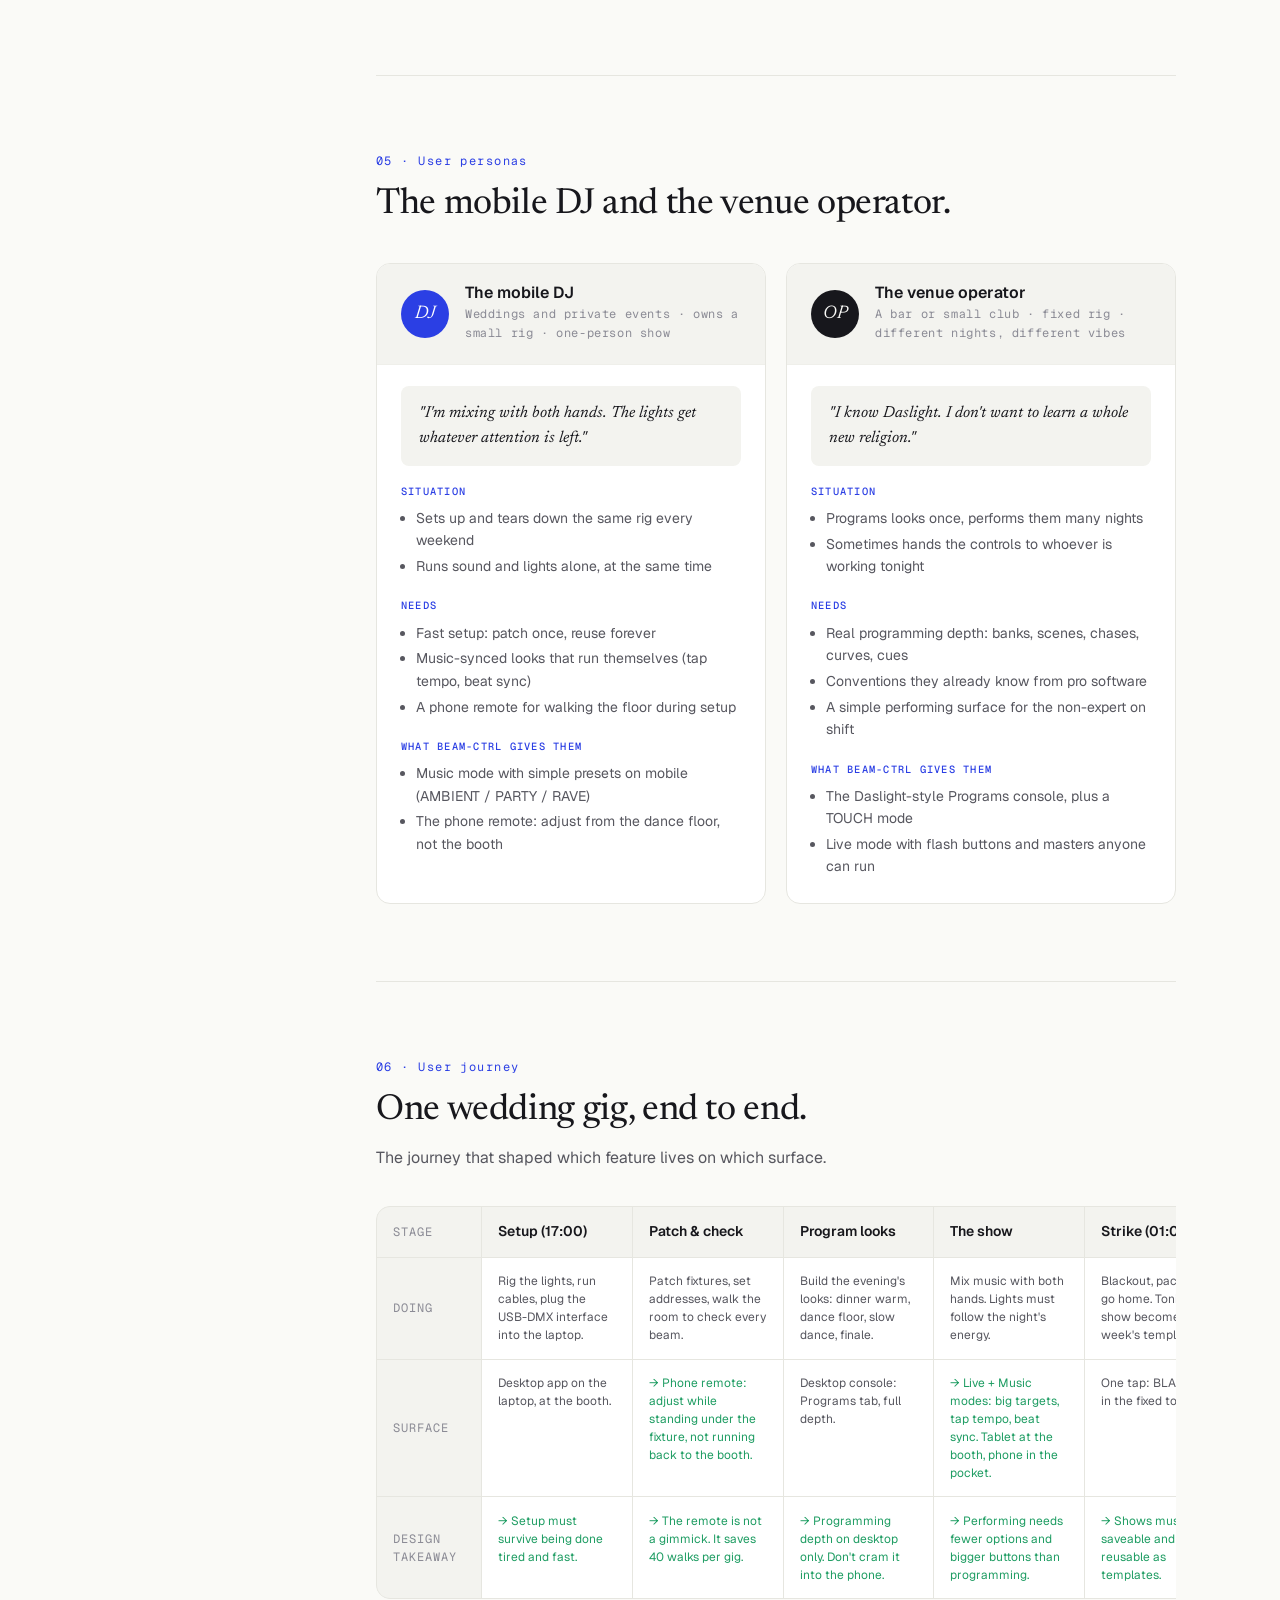
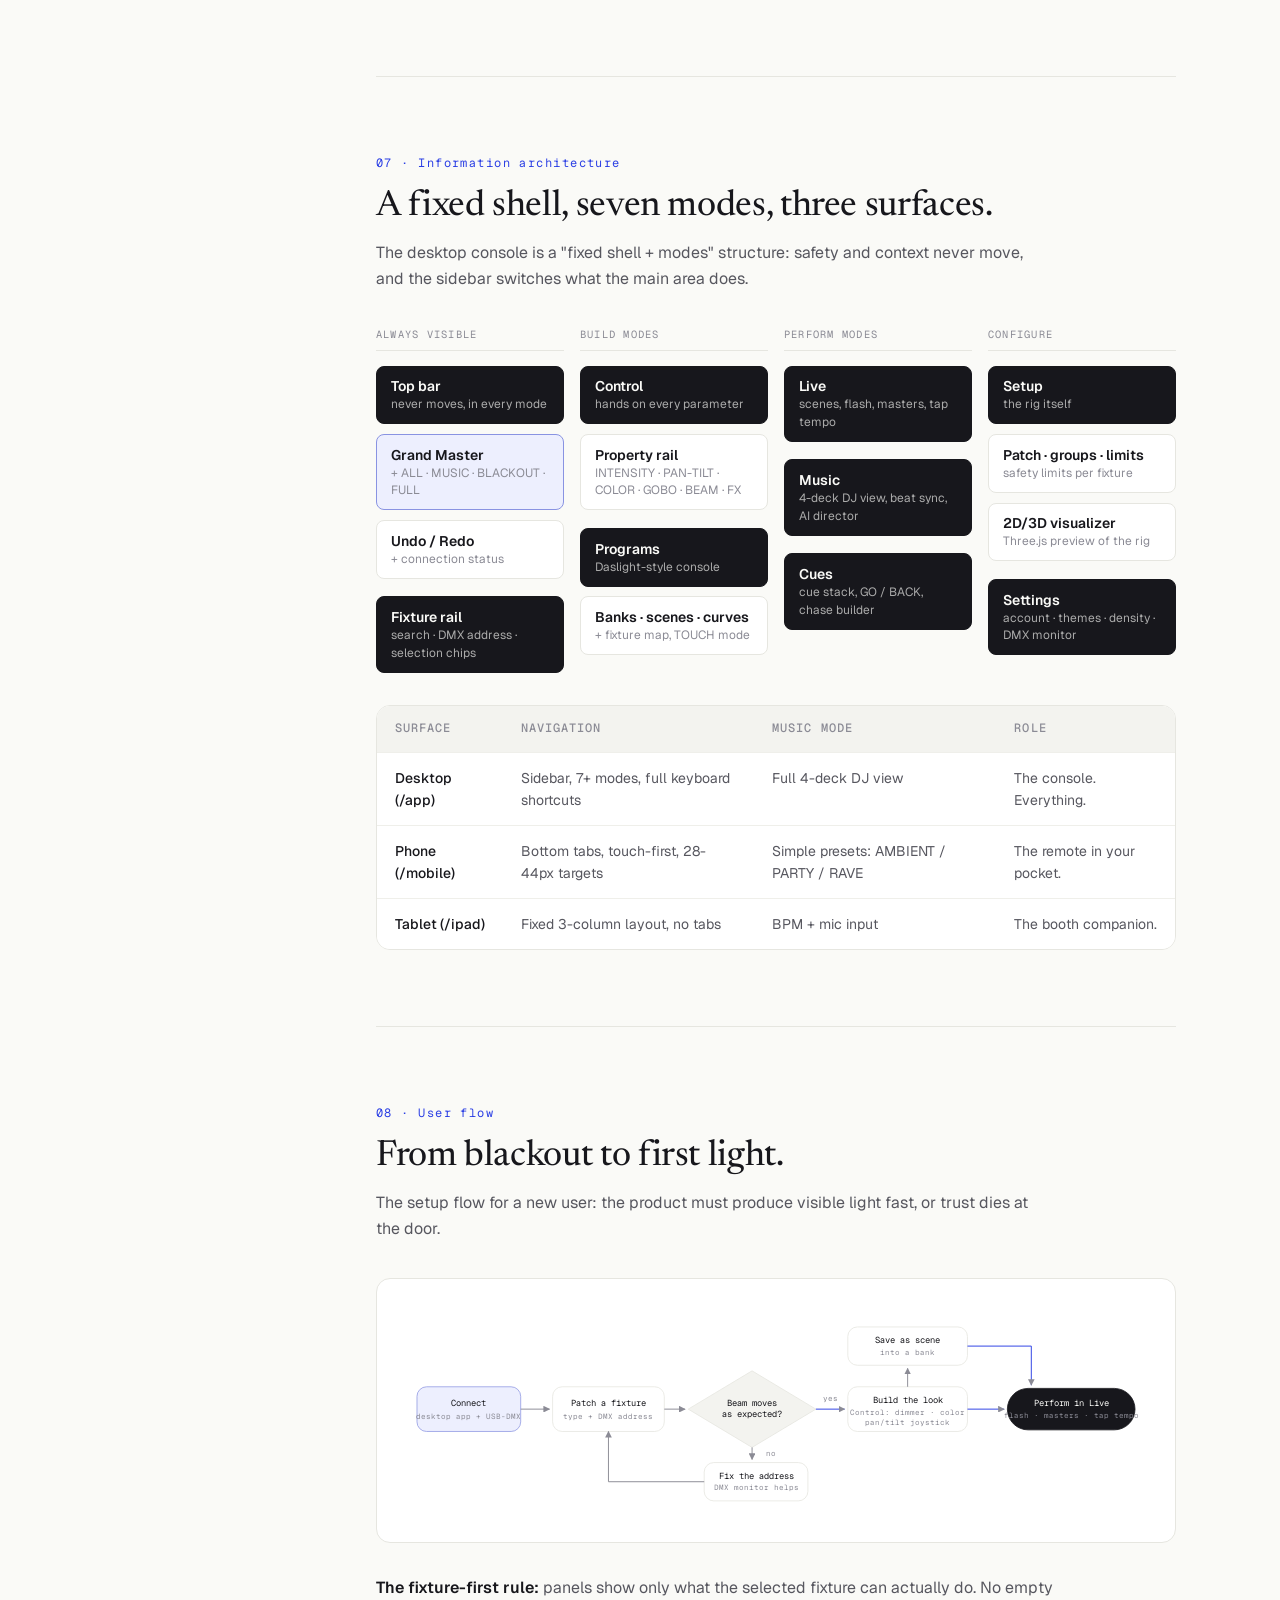
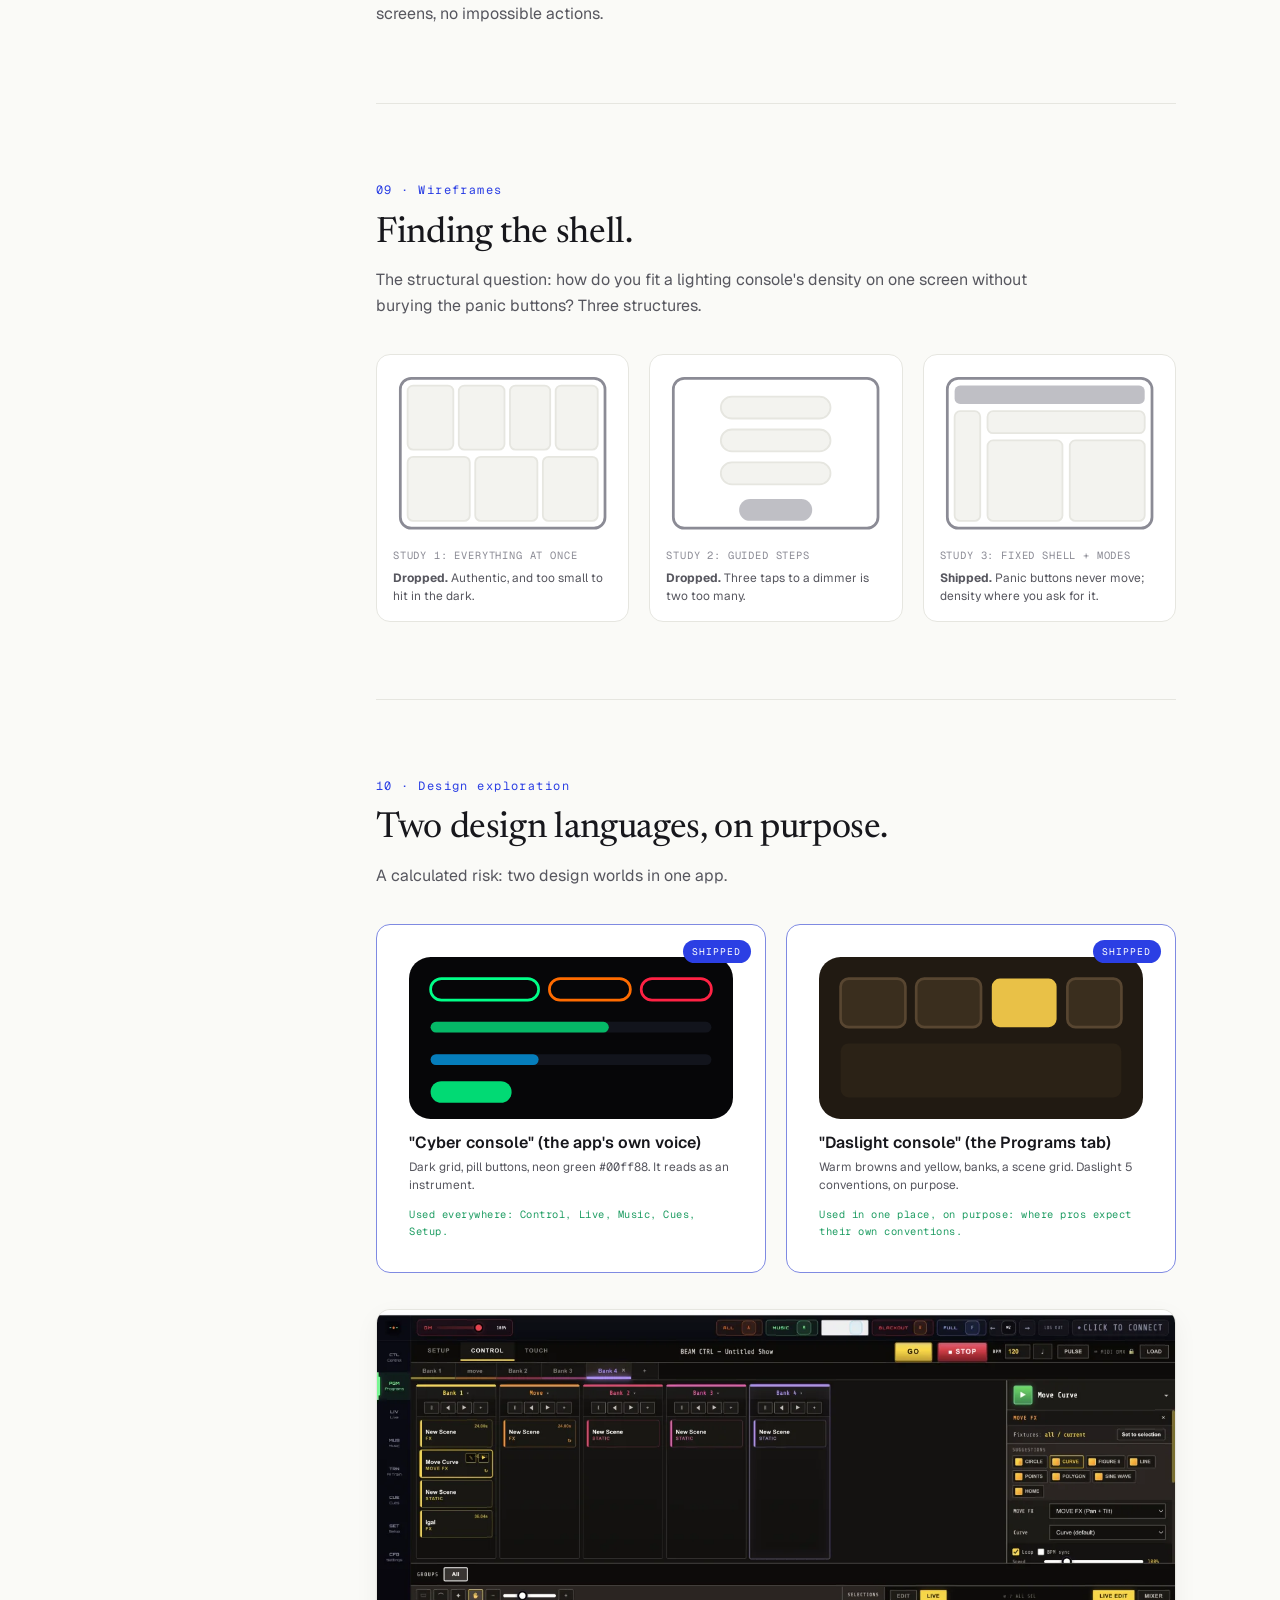
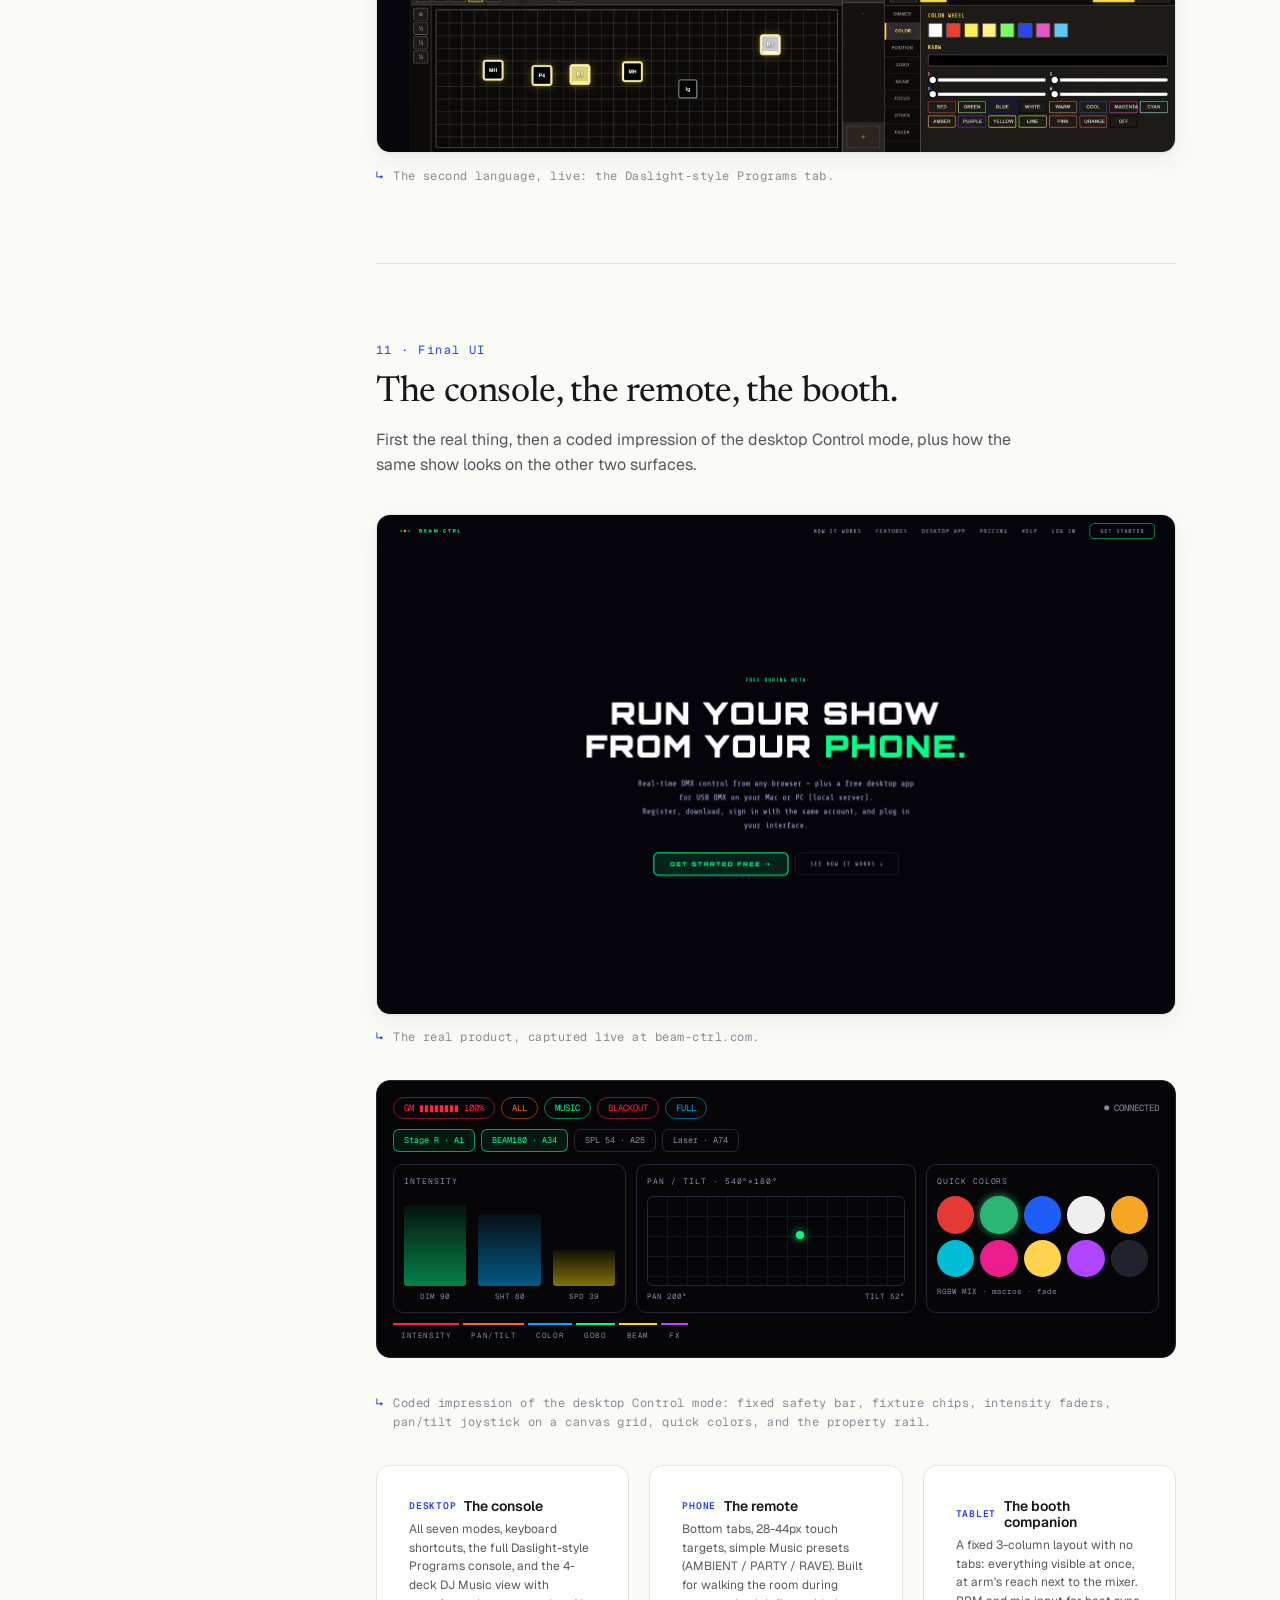
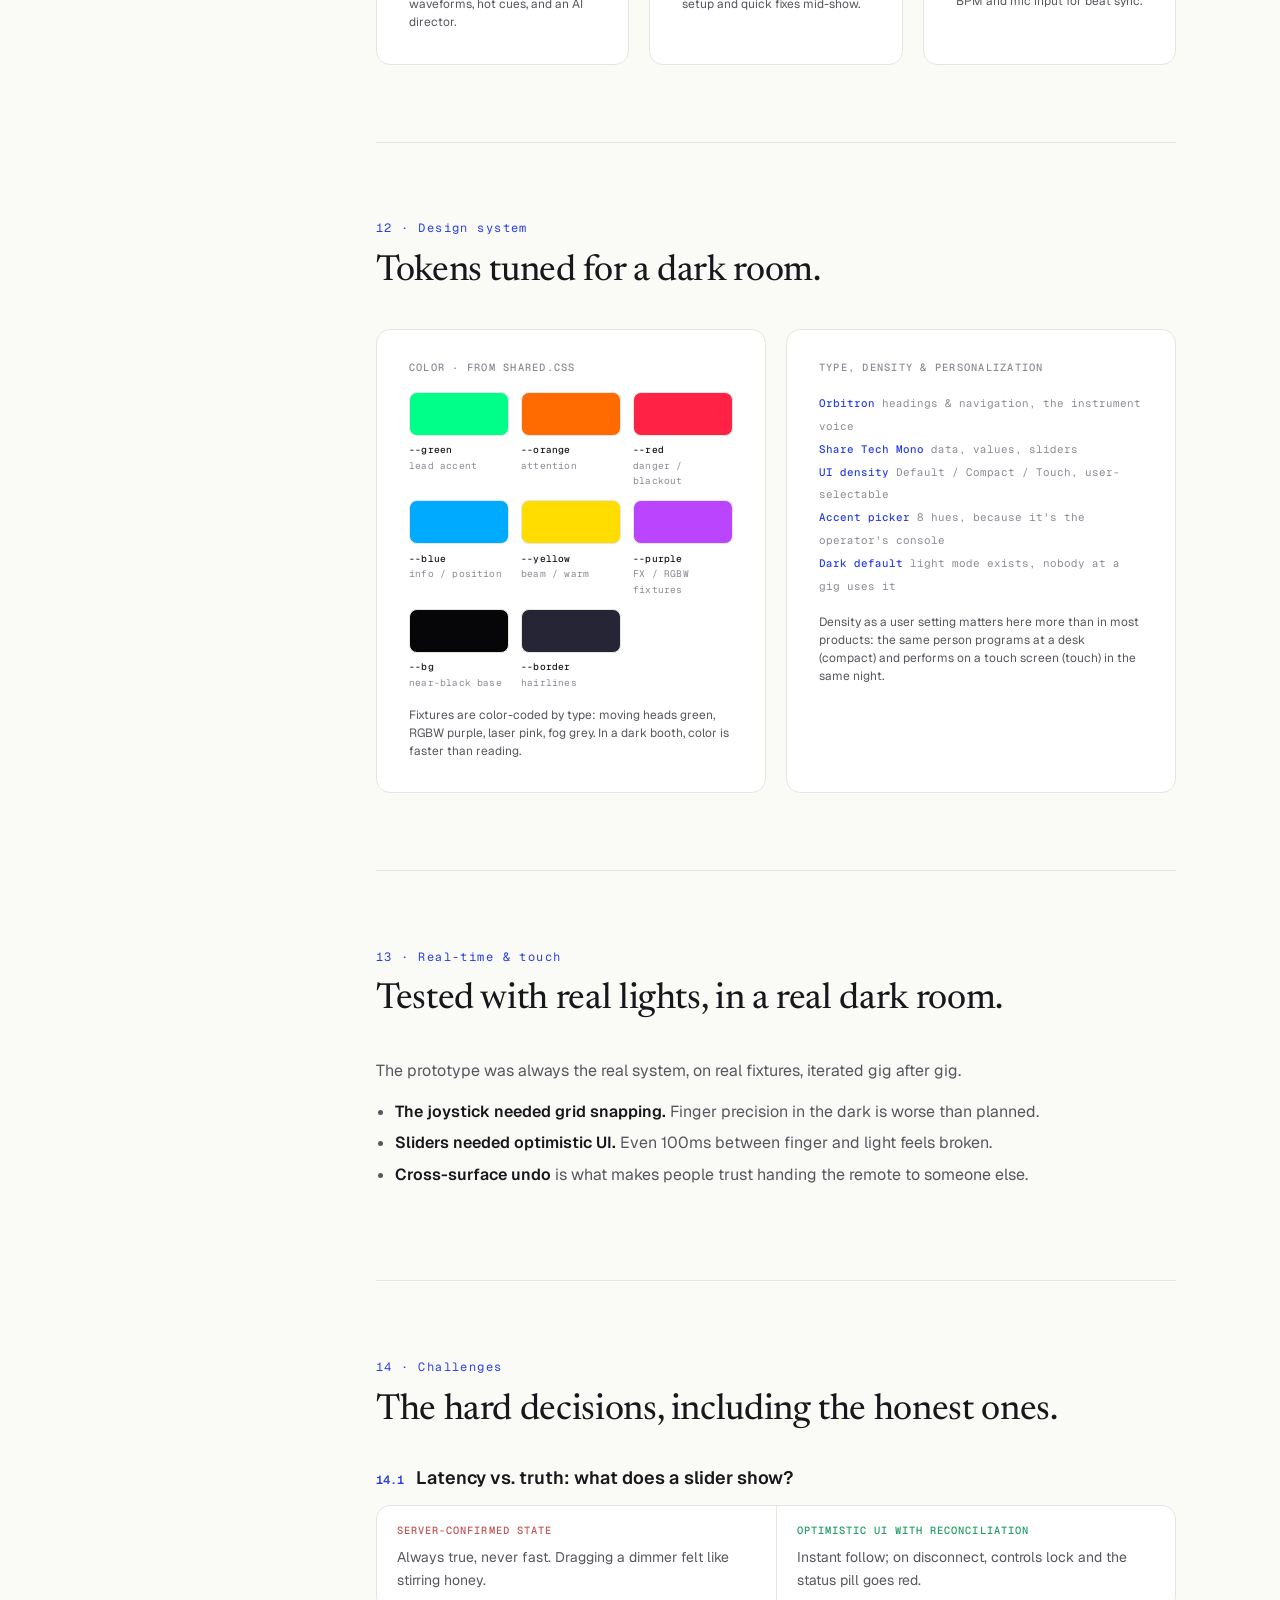
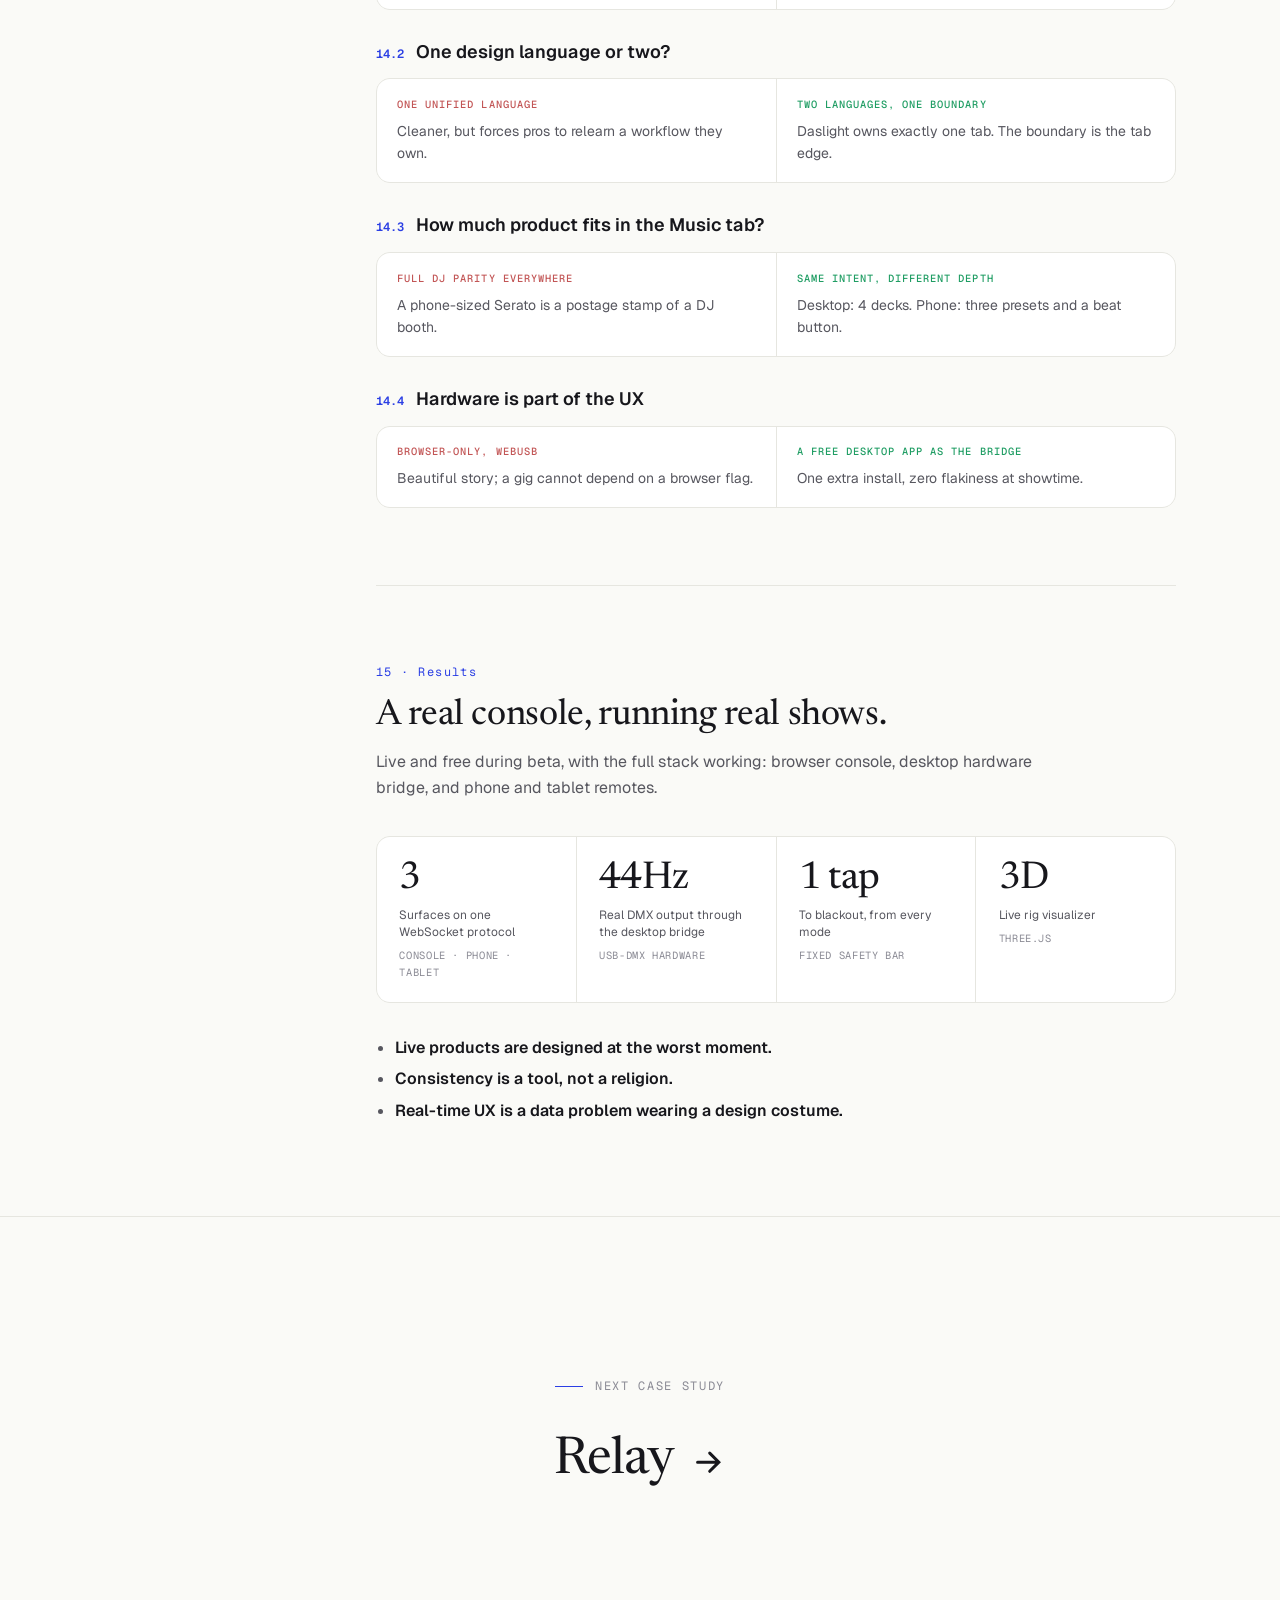
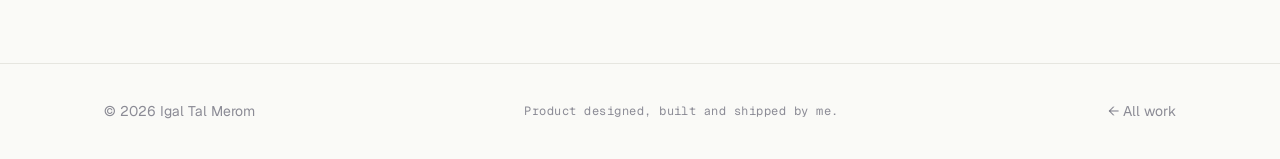
<file: work/beamctrl.html>
<!DOCTYPE html>
<html lang="en" data-theme="light" data-blueprint="off">
<head>
  <meta charset="UTF-8" />
  <meta name="viewport" content="width=device-width, initial-scale=1.0" />
  <title>BEAM-CTRL | Case Study | Igal Tal Merom</title>
  <meta name="description" content="Case study: BEAM-CTRL, a browser-based DMX lighting control console with a desktop app and phone and tablet remotes. Run your show from your phone." />
  <script>
    (function () {
      var t = localStorage.getItem("theme");
      if (!t) t = matchMedia("(prefers-color-scheme: dark)").matches ? "dark" : "light";
      document.documentElement.setAttribute("data-theme", t);
    })();
  </script>
  <link rel="preconnect" href="https://fonts.googleapis.com" />
  <link rel="preconnect" href="https://fonts.gstatic.com" crossorigin />
  <link href="https://fonts.googleapis.com/css2?family=Newsreader:ital,opsz,wght@0,6..72,400..600;1,6..72,400..600&family=Geist:wght@400..700&family=Geist+Mono:wght@400..600&display=swap" rel="stylesheet" />
  <link rel="stylesheet" href="../css/main.css" />
  <link rel="stylesheet" href="../css/case.css" />
  <link rel="icon" href="data:image/svg+xml,<svg xmlns='http://www.w3.org/2000/svg' viewBox='0 0 100 100'><rect width='100' height='100' rx='22' fill='%232B3FE4'/><text x='50' y='68' font-size='52' font-family='monospace' fill='white' text-anchor='middle'>IT</text></svg>" />
</head>
<body>
  <div class="progress" aria-hidden="true"></div>
  <a class="skip-link" href="#overview">Skip to case study</a>

  <header class="nav" aria-label="Primary">
    <div class="nav-inner">
      <a class="brand" href="../index.html"><span class="mark">IT</span> Igal Tal Merom</a>
      <nav>
        <ul class="nav-links">
          <li><a href="../index.html#work" aria-current="page">Work</a></li>
          <li><a href="../index.html#about">About</a></li>
          <li><a href="../index.html#contact">Contact</a></li>
          <li><a href="../resume.html">Resume</a></li>
        </ul>
      </nav>
      <div class="nav-actions">
        <button class="icon-btn bp-btn" data-blueprint-toggle aria-pressed="false" title="Blueprint mode" aria-label="Toggle blueprint mode">
          <svg viewBox="0 0 24 24" fill="none" stroke="currentColor" stroke-width="1.8" stroke-linecap="round"><path d="M3 9h18M3 15h18M9 3v18M15 3v18"/></svg>
        </button>
        <button class="icon-btn" data-theme-toggle aria-label="Toggle theme">
          <svg class="sun" viewBox="0 0 24 24" fill="none" stroke="currentColor" stroke-width="1.8" stroke-linecap="round"><circle cx="12" cy="12" r="4"/><path d="M12 2v2m0 16v2M4.9 4.9l1.4 1.4m11.4 11.4 1.4 1.4M2 12h2m16 0h2M4.9 19.1l1.4-1.4M17.7 6.3l1.4-1.4"/></svg>
          <svg class="moon" viewBox="0 0 24 24" fill="none" stroke="currentColor" stroke-width="1.8" stroke-linecap="round"><path d="M21 12.8A9 9 0 1 1 11.2 3a7 7 0 0 0 9.8 9.8Z"/></svg>
        </button>
        <button class="icon-btn menu-btn" data-menu-toggle aria-expanded="false" aria-label="Open menu">
          <svg class="ic-open" viewBox="0 0 24 24" fill="none" stroke="currentColor" stroke-width="1.8" stroke-linecap="round"><path d="M4 7h16M4 12h16M4 17h16"/></svg>
          <svg class="ic-close" viewBox="0 0 24 24" fill="none" stroke="currentColor" stroke-width="1.8" stroke-linecap="round"><path d="M6 6l12 12M18 6 6 18"/></svg>
        </button>
      </div>
    </div>
  </header>

  <main>
    <section class="case-hero container">
      <p class="eyebrow reveal">Case study · Shipped product · 2024-2025</p>
      <h1 class="reveal" style="--d: 80ms">BEAM-CTRL: run your lighting show <em>from your phone.</em></h1>
      <p class="lede reveal" style="--d: 160ms">
        A browser-based DMX lighting control console, with a desktop app for the physical
        USB-DMX hardware, and phone and tablet remotes that control the same show in real
        time. Professional lighting control, without the professional price tag or the
        two-week learning curve.
      </p>
      <div class="hero-ctas reveal" style="--d: 200ms; margin-top: 2rem;">
        <a class="btn btn-accent" href="https://beam-ctrl.com" target="_blank" rel="noopener">Visit beam-ctrl.com
          <svg viewBox="0 0 24 24" fill="none" stroke="currentColor" stroke-width="2" stroke-linecap="round"><path d="M7 17 17 7M9 7h8v8"/></svg>
        </a>
      </div>
      <dl class="case-meta reveal" style="--d: 240ms">
        <div><dt>Role</dt><dd>Solo: product design + full stack + hardware bridge</dd></div>
        <div><dt>Live at</dt><dd><a href="https://beam-ctrl.com" target="_blank" rel="noopener" style="color:var(--accent); text-decoration:none;">beam-ctrl.com</a></dd></div>
        <div><dt>Platform</dt><dd>Web + Electron desktop + phone &amp; tablet remotes</dd></div>
        <div><dt>Stack</dt><dd>WebSocket real-time · Canvas · Three.js · Electron</dd></div>
      </dl>
    </section>

    <div class="container">
      <div class="case-layout">
        <nav class="toc" aria-label="Case study contents">
          <ol>
            <li><a href="#overview"><span class="n">01</span>Overview</a></li>
            <li><a href="#problem"><span class="n">02</span>Problem</a></li>
            <li><a href="#goals"><span class="n">03</span>Goals</a></li>
            <li><a href="#research"><span class="n">04</span>Research</a></li>
            <li><a href="#personas"><span class="n">05</span>Personas</a></li>
            <li><a href="#journey"><span class="n">06</span>User journey</a></li>
            <li><a href="#ia"><span class="n">07</span>Information architecture</a></li>
            <li><a href="#flow"><span class="n">08</span>User flow</a></li>
            <li><a href="#wireframes"><span class="n">09</span>Wireframes</a></li>
            <li><a href="#exploration"><span class="n">10</span>Exploration</a></li>
            <li><a href="#final-ui"><span class="n">11</span>Final UI</a></li>
            <li><a href="#design-system"><span class="n">12</span>Design system</a></li>
            <li><a href="#prototype"><span class="n">13</span>Real-time &amp; touch</a></li>
            <li><a href="#challenges"><span class="n">14</span>Challenges</a></li>
            <li><a href="#results"><span class="n">15</span>Results</a></li>
          </ol>
        </nav>

        <div>
          <section class="cs" id="overview">
            <div class="cs-head reveal">
              <span class="num">01 · Overview</span>
              <h2>A lighting console that lives in the browser.</h2>
            </div>
            <div class="prose reveal">
              <p>
                A real-time DMX console in the browser, a desktop app for the hardware, and
                <strong>a phone that becomes a live remote for the same show.</strong>
                For DJs and small venues priced out of the pro consoles.
              </p>
            </div>
            <div class="grid-2">
              <figure class="figure reveal" style="margin-top:0">
                <div class="shot"><img src="../assets/shots/beamctrl-app-console.webp" alt="BEAM-CTRL Control mode: fixtures, pan/tilt, color wheel, gobos" width="1280" height="703" loading="lazy" decoding="async" /></div>
                <figcaption>Control mode · live app</figcaption>
              </figure>
              <figure class="figure reveal" style="margin-top:0; --d: 80ms">
                <div class="shot"><img src="../assets/shots/beamctrl-app-stage.webp" alt="BEAM-CTRL 3D stage view with live DMX beams on a truss" width="1280" height="686" loading="lazy" decoding="async" /></div>
                <figcaption>3D stage view · live DMX</figcaption>
              </figure>
            </div>
          </section>

          <section class="cs" id="problem">
            <div class="cs-head reveal">
              <span class="num">02 · Problem</span>
              <h2>Between the toy apps and the €40k console, there's nothing.</h2>
            </div>
            <div class="prose reveal">
              <p>
                Pro software takes weeks to learn; mobile apps are toys; either way you're chained
                to the booth. The design starts from the worst moment: dark room, sweaty hands,
                something needs to change <em>now</em>.
              </p>
            </div>
          </section>

          <section class="cs" id="goals">
            <div class="cs-head reveal">
              <span class="num">03 · Goals</span>
              <h2>Powerful enough for a show, simple enough for tonight's gig.</h2>
            </div>
            <div class="table-wrap reveal">
              <table class="data">
                <thead><tr><th>Lens</th><th>Goal</th><th>How the design delivers it</th></tr></thead>
                <tbody>
                  <tr><td>User</td><td>Panic actions are always one tap</td><td>BLACKOUT, FULL, ALL, MUSIC and the Grand Master live in a fixed top bar, in every mode, on every surface</td></tr>
                  <tr><td>User</td><td>First light in minutes, not days</td><td>Fixture-first model: patch a fixture, select it, and the Control tab immediately shows its real capabilities</td></tr>
                  <tr><td>User</td><td>Control from anywhere in the room</td><td>Phone and tablet remotes on the same WebSocket protocol as the desktop console</td></tr>
                  <tr><td>Product</td><td>Real-time feel</td><td>Optimistic UI over WebSocket; sliders never wait for the server</td></tr>
                  <tr><td>Product</td><td>Respect industry muscle memory</td><td>The Programs tab mirrors Daslight 5 conventions, so pros feel at home</td></tr>
                  <tr><td>Business</td><td>Low barrier to entry</td><td>Browser-based, free during beta, one account across all surfaces</td></tr>
                </tbody>
              </table>
            </div>
          </section>

          <section class="cs" id="research">
            <div class="cs-head reveal">
              <span class="num">04 · Research</span>
              <h2>Learning from the consoles people already trust.</h2>
              <p class="cs-sub">Daslight and grandMA teardowns, plus watching operators work real shows.</p>
            </div>
            <div class="insights">
              <div class="insight reveal"><div><h4>Muscle memory is the real spec</h4><p>Banks, scenes, chases, cues. The Programs tab mirrors Daslight so pros bring their habits.</p></div></div>
              <div class="insight reveal" style="--d: 60ms"><div><h4>Programming and performing are different mindsets</h4><p>Building and performing need different screens: editing spaces and a performing space with bigger targets.</p></div></div>
              <div class="insight reveal" style="--d: 120ms"><div><h4>Nothing matters if selection is confusing</h4><p>A persistent fixture rail prevents programming the wrong lights.</p></div></div>
              <div class="insight reveal" style="--d: 180ms"><div><h4>Safety needs to be physical</h4><p>Grand Master, blackout, undo. A wrong tap in the dark must never destroy the show.</p></div></div>
            </div>
          </section>

          <section class="cs" id="personas">
            <div class="cs-head reveal">
              <span class="num">05 · User personas</span>
              <h2>The mobile DJ and the venue operator.</h2>
            </div>
            <div class="grid-2">
              <article class="persona reveal">
                <div class="persona-head">
                  <div class="persona-avatar" aria-hidden="true">DJ</div>
                  <div><h4>The mobile DJ</h4><div class="role">Weddings and private events · owns a small rig · one-person show</div></div>
                </div>
                <div class="persona-body">
                  <div class="persona-quote">"I'm mixing with both hands. The lights get whatever attention is left."</div>
                  <div><h5>Situation</h5><ul><li>Sets up and tears down the same rig every weekend</li><li>Runs sound and lights alone, at the same time</li></ul></div>
                  <div><h5>Needs</h5><ul><li>Fast setup: patch once, reuse forever</li><li>Music-synced looks that run themselves (tap tempo, beat sync)</li><li>A phone remote for walking the floor during setup</li></ul></div>
                  <div><h5>What BEAM-CTRL gives them</h5><ul><li>Music mode with simple presets on mobile (AMBIENT / PARTY / RAVE)</li><li>The phone remote: adjust from the dance floor, not the booth</li></ul></div>
                </div>
              </article>
              <article class="persona reveal" style="--d: 100ms">
                <div class="persona-head">
                  <div class="persona-avatar alt" aria-hidden="true">OP</div>
                  <div><h4>The venue operator</h4><div class="role">A bar or small club · fixed rig · different nights, different vibes</div></div>
                </div>
                <div class="persona-body">
                  <div class="persona-quote">"I know Daslight. I don't want to learn a whole new religion."</div>
                  <div><h5>Situation</h5><ul><li>Programs looks once, performs them many nights</li><li>Sometimes hands the controls to whoever is working tonight</li></ul></div>
                  <div><h5>Needs</h5><ul><li>Real programming depth: banks, scenes, chases, curves, cues</li><li>Conventions they already know from pro software</li><li>A simple performing surface for the non-expert on shift</li></ul></div>
                  <div><h5>What BEAM-CTRL gives them</h5><ul><li>The Daslight-style Programs console, plus a TOUCH mode</li><li>Live mode with flash buttons and masters anyone can run</li></ul></div>
                </div>
              </article>
            </div>
          </section>

          <section class="cs" id="journey">
            <div class="cs-head reveal">
              <span class="num">06 · User journey</span>
              <h2>One wedding gig, end to end.</h2>
              <p class="cs-sub">The journey that shaped which feature lives on which surface.</p>
            </div>
            <div class="scroll-x reveal">
              <div class="journey" role="table" aria-label="User journey map of a gig">
                <div class="jh">Stage</div>
                <div class="stage">Setup (17:00)</div><div class="stage">Patch &amp; check</div><div class="stage">Program looks</div><div class="stage">The show</div><div class="stage">Strike (01:00)</div>
                <div class="jh">Doing</div>
                <div>Rig the lights, run cables, plug the USB-DMX interface into the laptop.</div>
                <div>Patch fixtures, set addresses, walk the room to check every beam.</div>
                <div>Build the evening's looks: dinner warm, dance floor, slow dance, finale.</div>
                <div>Mix music with both hands. Lights must follow the night's energy.</div>
                <div>Blackout, pack up, go home. Tonight's show becomes next week's template.</div>
                <div class="jh">Surface</div>
                <div>Desktop app on the laptop, at the booth.</div>
                <div class="opp">Phone remote: adjust while standing under the fixture, not running back to the booth.</div>
                <div>Desktop console: Programs tab, full depth.</div>
                <div class="opp">Live + Music modes: big targets, tap tempo, beat sync. Tablet at the booth, phone in the pocket.</div>
                <div>One tap: BLACKOUT in the fixed top bar.</div>
                <div class="jh">Design takeaway</div>
                <div class="opp">Setup must survive being done tired and fast.</div>
                <div class="opp">The remote is not a gimmick. It saves 40 walks per gig.</div>
                <div class="opp">Programming depth on desktop only. Don't cram it into the phone.</div>
                <div class="opp">Performing needs fewer options and bigger buttons than programming.</div>
                <div class="opp">Shows must be saveable and reusable as templates.</div>
              </div>
            </div>
          </section>

          <section class="cs" id="ia">
            <div class="cs-head reveal">
              <span class="num">07 · Information architecture</span>
              <h2>A fixed shell, seven modes, three surfaces.</h2>
              <p class="cs-sub">The desktop console is a "fixed shell + modes" structure: safety and context never move, and the sidebar switches what the main area does.</p>
            </div>
            <div class="scroll-x reveal">
              <div class="ia-tree" role="img" aria-label="Information architecture: fixed top bar and fixture rail, sidebar modes Control, Programs, Live, Music, Cues, Setup, Settings">
                <div class="ia-col">
                  <div class="ia-col-title">Always visible</div>
                  <div class="ia-node root"><b>Top bar</b><span>never moves, in every mode</span></div>
                  <div class="ia-node hot"><b>Grand Master</b><span>+ ALL · MUSIC · BLACKOUT · FULL</span></div>
                  <div class="ia-node"><b>Undo / Redo</b><span>+ connection status</span></div>
                  <div class="ia-node root" style="margin-top:0.5rem;"><b>Fixture rail</b><span>search · DMX address · selection chips</span></div>
                </div>
                <div class="ia-col">
                  <div class="ia-col-title">Build modes</div>
                  <div class="ia-node root"><b>Control</b><span>hands on every parameter</span></div>
                  <div class="ia-node"><b>Property rail</b><span>INTENSITY · PAN-TILT · COLOR · GOBO · BEAM · FX</span></div>
                  <div class="ia-node root" style="margin-top:0.5rem;"><b>Programs</b><span>Daslight-style console</span></div>
                  <div class="ia-node"><b>Banks · scenes · curves</b><span>+ fixture map, TOUCH mode</span></div>
                </div>
                <div class="ia-col">
                  <div class="ia-col-title">Perform modes</div>
                  <div class="ia-node root"><b>Live</b><span>scenes, flash, masters, tap tempo</span></div>
                  <div class="ia-node root" style="margin-top:0.5rem;"><b>Music</b><span>4-deck DJ view, beat sync, AI director</span></div>
                  <div class="ia-node root" style="margin-top:0.5rem;"><b>Cues</b><span>cue stack, GO / BACK, chase builder</span></div>
                </div>
                <div class="ia-col">
                  <div class="ia-col-title">Configure</div>
                  <div class="ia-node root"><b>Setup</b><span>the rig itself</span></div>
                  <div class="ia-node"><b>Patch · groups · limits</b><span>safety limits per fixture</span></div>
                  <div class="ia-node"><b>2D/3D visualizer</b><span>Three.js preview of the rig</span></div>
                  <div class="ia-node root" style="margin-top:0.5rem;"><b>Settings</b><span>account · themes · density · DMX monitor</span></div>
                </div>
              </div>
            </div>
            <div class="table-wrap reveal" style="margin-top:2rem;">
              <table class="data">
                <thead><tr><th>Surface</th><th>Navigation</th><th>Music mode</th><th>Role</th></tr></thead>
                <tbody>
                  <tr><td>Desktop (/app)</td><td>Sidebar, 7+ modes, full keyboard shortcuts</td><td>Full 4-deck DJ view</td><td>The console. Everything.</td></tr>
                  <tr><td>Phone (/mobile)</td><td>Bottom tabs, touch-first, 28-44px targets</td><td>Simple presets: AMBIENT / PARTY / RAVE</td><td>The remote in your pocket.</td></tr>
                  <tr><td>Tablet (/ipad)</td><td>Fixed 3-column layout, no tabs</td><td>BPM + mic input</td><td>The booth companion.</td></tr>
                </tbody>
              </table>
            </div>
          </section>

          <section class="cs" id="flow">
            <div class="cs-head reveal">
              <span class="num">08 · User flow</span>
              <h2>From blackout to first light.</h2>
              <p class="cs-sub">The setup flow for a new user: the product must produce visible light fast, or trust dies at the door.</p>
            </div>
            <div class="panel reveal scroll-x">
              <svg class="flow-svg" viewBox="0 0 920 250" role="img" aria-label="Flow: connect the interface, patch a fixture, select it, adjust intensity and color, save as a scene, then perform it in Live mode">
                <defs>
                  <marker id="arrow" viewBox="0 0 10 10" refX="9" refY="5" markerWidth="7" markerHeight="7" orient="auto-start-reverse">
                    <path d="M0 0 L10 5 L0 10 z" class="arrowhead"/>
                  </marker>
                </defs>
                <rect class="node-accent" x="10" y="95" width="130" height="56" rx="12"/>
                <text x="75" y="119" text-anchor="middle">Connect</text>
                <text x="75" y="135" text-anchor="middle" class="t-dim">desktop app + USB-DMX</text>

                <rect class="node" x="180" y="95" width="140" height="56" rx="12"/>
                <text x="250" y="119" text-anchor="middle">Patch a fixture</text>
                <text x="250" y="135" text-anchor="middle" class="t-dim">type + DMX address</text>

                <polygon class="decision" points="430,75 510,123 430,171 350,123"/>
                <text x="430" y="119" text-anchor="middle">Beam moves</text>
                <text x="430" y="133" text-anchor="middle">as expected?</text>

                <rect class="node" x="370" y="190" width="130" height="48" rx="12"/>
                <text x="435" y="210" text-anchor="middle">Fix the address</text>
                <text x="435" y="225" text-anchor="middle" class="t-dim">DMX monitor helps</text>

                <rect class="node" x="550" y="95" width="150" height="56" rx="12"/>
                <text x="625" y="115" text-anchor="middle">Build the look</text>
                <text x="625" y="130" text-anchor="middle" class="t-dim">Control: dimmer · color</text>
                <text x="625" y="143" text-anchor="middle" class="t-dim">pan/tilt joystick</text>

                <rect class="node" x="550" y="20" width="150" height="48" rx="12"/>
                <text x="625" y="40" text-anchor="middle">Save as scene</text>
                <text x="625" y="55" text-anchor="middle" class="t-dim">into a bank</text>

                <rect class="terminal" x="750" y="97" width="160" height="52" rx="26"/>
                <text x="830" y="119" text-anchor="middle" class="t-light">Perform in Live</text>
                <text x="830" y="134" text-anchor="middle" class="t-dim">flash · masters · tap tempo</text>

                <path class="edge" d="M140 123 H176"/>
                <path class="edge" d="M320 123 H346"/>
                <path class="edge" d="M430 171 V186"/>
                <text x="447" y="182" class="t-dim">no</text>
                <path class="edge" d="M370 214 h-120 v-63"/>
                <path class="edge edge-accent" d="M510 123 H546"/>
                <text x="528" y="113" class="t-dim" text-anchor="middle">yes</text>
                <path class="edge" d="M625 95 V72"/>
                <path class="edge edge-accent" d="M700 44 h80 v49"/>
                <path class="edge edge-accent" d="M700 123 H746"/>
              </svg>
            </div>
            <div class="prose reveal" style="margin-top: 2rem">
              <p>
                <strong>The fixture-first rule:</strong> panels show only what the selected fixture
                can actually do. No empty screens, no impossible actions.
              </p>
            </div>
          </section>

          <section class="cs" id="wireframes">
            <div class="cs-head reveal">
              <span class="num">09 · Wireframes</span>
              <h2>Finding the shell.</h2>
              <p class="cs-sub">The structural question: how do you fit a lighting console's density on one screen without burying the panic buttons? Three structures.</p>
            </div>
            <div class="grid-3">
              <div class="wire reveal">
                <svg viewBox="0 0 120 90" role="img" aria-label="Wireframe: everything on one screen">
                  <rect class="wf-frame" x="4" y="4" width="112" height="82" rx="6"/>
                  <rect class="wf-box" x="8" y="8" width="25" height="35" rx="3"/>
                  <rect class="wf-box" x="36" y="8" width="25" height="35" rx="3"/>
                  <rect class="wf-box" x="64" y="8" width="22" height="35" rx="3"/>
                  <rect class="wf-box" x="89" y="8" width="23" height="35" rx="3"/>
                  <rect class="wf-box" x="8" y="47" width="34" height="35" rx="3"/>
                  <rect class="wf-box" x="45" y="47" width="34" height="35" rx="3"/>
                  <rect class="wf-box" x="82" y="47" width="30" height="35" rx="3"/>
                </svg>
                <div class="wire-label">Study 1: everything at once</div>
                <p class="wire-note"><strong>Dropped.</strong> Authentic, and too small to hit in the dark.</p>
              </div>
              <div class="wire reveal" style="--d: 80ms">
                <svg viewBox="0 0 120 90" role="img" aria-label="Wireframe: wizard steps">
                  <rect class="wf-frame" x="4" y="4" width="112" height="82" rx="6"/>
                  <rect class="wf-box" x="30" y="14" width="60" height="12" rx="6"/>
                  <rect class="wf-box" x="30" y="32" width="60" height="12" rx="6"/>
                  <rect class="wf-box" x="30" y="50" width="60" height="12" rx="6"/>
                  <rect class="wf-cta" x="40" y="70" width="40" height="12" rx="6"/>
                </svg>
                <div class="wire-label">Study 2: guided steps</div>
                <p class="wire-note"><strong>Dropped.</strong> Three taps to a dimmer is two too many.</p>
              </div>
              <div class="wire reveal" style="--d: 160ms">
                <svg viewBox="0 0 120 90" role="img" aria-label="Wireframe: fixed shell with modes">
                  <rect class="wf-frame" x="4" y="4" width="112" height="82" rx="6"/>
                  <rect class="wf-cta" x="8" y="8" width="104" height="10" rx="3"/>
                  <rect class="wf-box" x="8" y="22" width="14" height="60" rx="3"/>
                  <rect class="wf-box" x="26" y="22" width="86" height="12" rx="3"/>
                  <rect class="wf-box" x="26" y="38" width="41" height="44" rx="3"/>
                  <rect class="wf-box" x="71" y="38" width="41" height="44" rx="3"/>
                </svg>
                <div class="wire-label">Study 3: fixed shell + modes</div>
                <p class="wire-note"><strong>Shipped.</strong> Panic buttons never move; density where you ask for it.</p>
              </div>
            </div>
          </section>

          <section class="cs" id="exploration">
            <div class="cs-head reveal">
              <span class="num">10 · Design exploration</span>
              <h2>Two design languages, on purpose.</h2>
              <p class="cs-sub">A calculated risk: two design worlds in one app.</p>
            </div>
            <div class="grid-2">
              <div class="panel concept chosen reveal">
                <span class="badge">Shipped</span>
                <svg viewBox="0 0 120 60" role="img" aria-label="Cyber console style: dark with neon green">
                  <rect x="0" y="0" width="120" height="60" rx="8" fill="#060608"/>
                  <rect x="8" y="8" width="40" height="8" rx="4" fill="none" stroke="#00ff88" stroke-width="1"/>
                  <rect x="52" y="8" width="30" height="8" rx="4" fill="none" stroke="#ff6b00" stroke-width="1"/>
                  <rect x="86" y="8" width="26" height="8" rx="4" fill="none" stroke="#ff2244" stroke-width="1"/>
                  <rect x="8" y="24" width="104" height="4" rx="2" fill="#12141c"/>
                  <rect x="8" y="24" width="66" height="4" rx="2" fill="#00ff88" opacity="0.7"/>
                  <rect x="8" y="36" width="104" height="4" rx="2" fill="#12141c"/>
                  <rect x="8" y="36" width="40" height="4" rx="2" fill="#00aaff" opacity="0.7"/>
                  <rect x="8" y="46" width="30" height="8" rx="4" fill="#00ff88" opacity="0.85"/>
                </svg>
                <h4>"Cyber console" (the app's own voice)</h4>
                <p>Dark grid, pill buttons, neon green <span class="mono">#00ff88</span>. It reads as an instrument.</p>
                <div class="verdict win">Used everywhere: Control, Live, Music, Cues, Setup.</div>
              </div>
              <div class="panel concept chosen reveal" style="--d: 80ms">
                <span class="badge">Shipped</span>
                <svg viewBox="0 0 120 60" role="img" aria-label="Daslight style: warm browns and yellow">
                  <rect x="0" y="0" width="120" height="60" rx="8" fill="#211A12"/>
                  <rect x="8" y="8" width="24" height="18" rx="3" fill="#3A2E1E" stroke="#584631"/>
                  <rect x="36" y="8" width="24" height="18" rx="3" fill="#3A2E1E" stroke="#584631"/>
                  <rect x="64" y="8" width="24" height="18" rx="3" fill="#FFD34D" opacity="0.9"/>
                  <rect x="92" y="8" width="20" height="18" rx="3" fill="#3A2E1E" stroke="#584631"/>
                  <rect x="8" y="32" width="104" height="20" rx="3" fill="#2B2216"/>
                </svg>
                <h4>"Daslight console" (the Programs tab)</h4>
                <p>Warm browns and yellow, banks, a scene grid. Daslight 5 conventions, on purpose.</p>
                <div class="verdict win">Used in one place, on purpose: where pros expect their own conventions.</div>
              </div>
            </div>
            <figure class="figure reveal">
              <div class="shot"><img src="../assets/shots/beamctrl-app-programs.webp" alt="BEAM-CTRL Programs tab in the Daslight-style warm palette: banks, scenes, move FX and a live fixture map" width="1280" height="709" loading="lazy" decoding="async" /></div>
              <figcaption>The second language, live: the Daslight-style Programs tab.</figcaption>
            </figure>
          </section>

          <section class="cs" id="final-ui">
            <div class="cs-head reveal">
              <span class="num">11 · Final UI</span>
              <h2>The console, the remote, the booth.</h2>
              <p class="cs-sub">First the real thing, then a coded impression of the desktop Control mode, plus how the same show looks on the other two surfaces.</p>
            </div>
            <figure class="figure reveal">
              <a class="shot" style="display:block;" href="https://beam-ctrl.com" target="_blank" rel="noopener"><img src="../assets/beamctrl-landing.png" alt="The real BEAM-CTRL landing page: Run your show from your phone, in the neon green console style" loading="lazy" width="1600" height="1000" /></a>
              <figcaption>The real product, captured live at beam-ctrl.com.</figcaption>
            </figure>
            <div class="panel reveal" style="margin-top:2rem; background:#060608; border-color:#23242F; padding:1rem;">
              <!-- mini console mockup -->
              <div style="font-family:var(--font-mono); color:#e8ecf4;">
                <div style="display:flex; gap:6px; align-items:center; margin-bottom:10px; flex-wrap:wrap;">
                  <span style="font-size:9px; color:#ff2244; border:1px solid rgba(255,34,68,0.5); border-radius:999px; padding:3px 10px;">GM ▮▮▮▮▮▮▮▮ 100%</span>
                  <span style="font-size:9px; color:#ff6b00; border:1px solid rgba(255,107,0,0.5); border-radius:999px; padding:3px 10px;">ALL</span>
                  <span style="font-size:9px; color:#00ff88; border:1px solid rgba(0,255,136,0.5); border-radius:999px; padding:3px 10px;">MUSIC</span>
                  <span style="font-size:9px; color:#ff2244; border:1px solid rgba(255,34,68,0.5); border-radius:999px; padding:3px 10px;">BLACKOUT</span>
                  <span style="font-size:9px; color:#00aaff; border:1px solid rgba(0,170,255,0.5); border-radius:999px; padding:3px 10px;">FULL</span>
                  <span style="font-size:9px; color:#8888a8; margin-left:auto;">● CONNECTED</span>
                </div>
                <div style="display:flex; gap:6px; margin-bottom:12px; flex-wrap:wrap;">
                  <span style="font-size:8.5px; color:#00ff88; border:1px solid rgba(0,255,136,0.6); background:rgba(0,255,136,0.07); border-radius:6px; padding:4px 10px;">Stage R · A1</span>
                  <span style="font-size:8.5px; color:#00ff88; border:1px solid rgba(0,255,136,0.6); background:rgba(0,255,136,0.07); border-radius:6px; padding:4px 10px;">BEAM180 · A34</span>
                  <span style="font-size:8.5px; color:#8888a8; border:1px solid #252535; border-radius:6px; padding:4px 10px;">SPL 54 · A25</span>
                  <span style="font-size:8.5px; color:#8888a8; border:1px solid #252535; border-radius:6px; padding:4px 10px;">Laser · A74</span>
                </div>
                <div style="display:grid; grid-template-columns:1fr 1.2fr 1fr; gap:10px;">
                  <div style="border:1px solid #252535; border-radius:10px; padding:10px;">
                    <div style="font-size:8px; letter-spacing:0.12em; color:#8888a8; margin-bottom:8px;">INTENSITY</div>
                    <div style="display:flex; gap:12px; align-items:flex-end; height:90px;">
                      <div style="flex:1; background:linear-gradient(to top, rgba(0,255,136,0.5), rgba(0,255,136,0.05)); height:90%; border-radius:3px;"></div>
                      <div style="flex:1; background:linear-gradient(to top, rgba(0,170,255,0.5), rgba(0,170,255,0.05)); height:80%; border-radius:3px;"></div>
                      <div style="flex:1; background:linear-gradient(to top, rgba(255,221,0,0.5), rgba(255,221,0,0.05)); height:40%; border-radius:3px;"></div>
                    </div>
                    <div style="display:flex; gap:12px; font-size:7.5px; color:#8888a8; margin-top:4px;"><span style="flex:1; text-align:center;">DIM 90</span><span style="flex:1; text-align:center;">SHT 80</span><span style="flex:1; text-align:center;">SPD 39</span></div>
                  </div>
                  <div style="border:1px solid #252535; border-radius:10px; padding:10px;">
                    <div style="font-size:8px; letter-spacing:0.12em; color:#8888a8; margin-bottom:8px;">PAN / TILT · 540°×180°</div>
                    <div style="position:relative; height:90px; border:1px solid #252535; border-radius:6px; background:repeating-linear-gradient(to right, transparent 0 19px, #16161f 19px 20px), repeating-linear-gradient(to bottom, transparent 0 19px, #16161f 19px 20px);">
                      <div style="position:absolute; left:58%; top:38%; width:8px; height:8px; border-radius:50%; background:#00ff88; box-shadow:0 0 10px #00ff88;"></div>
                    </div>
                    <div style="display:flex; justify-content:space-between; font-size:7.5px; color:#8888a8; margin-top:4px;"><span>PAN 200°</span><span>TILT 52°</span></div>
                  </div>
                  <div style="border:1px solid #252535; border-radius:10px; padding:10px;">
                    <div style="font-size:8px; letter-spacing:0.12em; color:#8888a8; margin-bottom:8px;">QUICK COLORS</div>
                    <div style="display:grid; grid-template-columns:repeat(5,1fr); gap:6px;">
                      <i style="aspect-ratio:1; border-radius:50%; background:#e53935; display:block;"></i>
                      <i style="aspect-ratio:1; border-radius:50%; background:#2BB673; display:block; box-shadow:0 0 8px rgba(43,182,115,0.8);"></i>
                      <i style="aspect-ratio:1; border-radius:50%; background:#1e5df6; display:block;"></i>
                      <i style="aspect-ratio:1; border-radius:50%; background:#efefef; display:block;"></i>
                      <i style="aspect-ratio:1; border-radius:50%; background:#f6a623; display:block;"></i>
                      <i style="aspect-ratio:1; border-radius:50%; background:#00bcd4; display:block;"></i>
                      <i style="aspect-ratio:1; border-radius:50%; background:#e91e8c; display:block;"></i>
                      <i style="aspect-ratio:1; border-radius:50%; background:#ffd34d; display:block;"></i>
                      <i style="aspect-ratio:1; border-radius:50%; background:#b044ff; display:block;"></i>
                      <i style="aspect-ratio:1; border-radius:50%; background:#20222e; border:1px solid #252535; display:block;"></i>
                    </div>
                    <div style="font-size:7.5px; color:#8888a8; margin-top:8px;">RGBW MIX · macros · fade</div>
                  </div>
                </div>
                <div style="display:flex; gap:4px; margin-top:10px; font-size:7.5px; color:#8888a8; letter-spacing:0.08em;">
                  <span style="border-top:2px solid #ff2244; padding:4px 8px 0;">INTENSITY</span>
                  <span style="border-top:2px solid #ff6b00; padding:4px 8px 0;">PAN/TILT</span>
                  <span style="border-top:2px solid #00aaff; padding:4px 8px 0;">COLOR</span>
                  <span style="border-top:2px solid #00ff88; padding:4px 8px 0;">GOBO</span>
                  <span style="border-top:2px solid #ffdd00; padding:4px 8px 0;">BEAM</span>
                  <span style="border-top:2px solid #bb44ff; padding:4px 8px 0;">FX</span>
                </div>
              </div>
            </div>
            <figure class="figure reveal"><figcaption>Coded impression of the desktop Control mode: fixed safety bar, fixture chips, intensity faders, pan/tilt joystick on a canvas grid, quick colors, and the property rail.</figcaption></figure>
            <div class="device-note">
              <div class="panel reveal">
                <h4><span class="k">DESKTOP</span> The console</h4>
                <p>All seven modes, keyboard shortcuts, the full Daslight-style Programs console, and the 4-deck DJ Music view with waveforms, hot cues, and an AI director.</p>
              </div>
              <div class="panel reveal" style="--d: 80ms">
                <h4><span class="k">PHONE</span> The remote</h4>
                <p>Bottom tabs, 28-44px touch targets, simple Music presets (AMBIENT / PARTY / RAVE). Built for walking the room during setup and quick fixes mid-show.</p>
              </div>
              <div class="panel reveal" style="--d: 160ms">
                <h4><span class="k">TABLET</span> The booth companion</h4>
                <p>A fixed 3-column layout with no tabs: everything visible at once, at arm's reach next to the mixer. BPM and mic input for beat sync.</p>
              </div>
            </div>
          </section>

          <section class="cs" id="design-system">
            <div class="cs-head reveal">
              <span class="num">12 · Design system</span>
              <h2>Tokens tuned for a dark room.</h2>
            </div>
            <div class="spec-grid">
              <div class="panel spec-panel reveal">
                <h4>Color · from shared.css</h4>
                <div class="swatches">
                  <div class="swatch"><i style="background:#00ff88"></i><b>--green</b>lead accent</div>
                  <div class="swatch"><i style="background:#ff6b00"></i><b>--orange</b>attention</div>
                  <div class="swatch"><i style="background:#ff2244"></i><b>--red</b>danger / blackout</div>
                  <div class="swatch"><i style="background:#00aaff"></i><b>--blue</b>info / position</div>
                  <div class="swatch"><i style="background:#ffdd00"></i><b>--yellow</b>beam / warm</div>
                  <div class="swatch"><i style="background:#bb44ff"></i><b>--purple</b>FX / RGBW fixtures</div>
                  <div class="swatch"><i style="background:#060608"></i><b>--bg</b>near-black base</div>
                  <div class="swatch"><i style="background:#252535"></i><b>--border</b>hairlines</div>
                </div>
                <p class="wire-note" style="margin-top: 1rem">Fixtures are color-coded by type: moving heads green, RGBW purple, laser pink, fog grey. In a dark booth, color is faster than reading.</p>
              </div>
              <div class="panel spec-panel reveal" style="--d: 60ms">
                <h4>Type, density &amp; personalization</h4>
                <div class="token-list">
                  <b>Orbitron</b> <i>headings &amp; navigation, the instrument voice</i><br />
                  <b>Share Tech Mono</b> <i>data, values, sliders</i><br />
                  <b>UI density</b> <i>Default / Compact / Touch, user-selectable</i><br />
                  <b>Accent picker</b> <i>8 hues, because it's the operator's console</i><br />
                  <b>Dark default</b> <i>light mode exists, nobody at a gig uses it</i>
                </div>
                <p class="wire-note" style="margin-top:1rem">Density as a user setting matters here more than in most products: the same person programs at a desk (compact) and performs on a touch screen (touch) in the same night.</p>
              </div>
            </div>
          </section>

          <section class="cs" id="prototype">
            <div class="cs-head reveal">
              <span class="num">13 · Real-time &amp; touch</span>
              <h2>Tested with real lights, in a real dark room.</h2>
            </div>
            <div class="prose reveal">
              <p>
                The prototype was always the real system, on real fixtures, iterated gig after gig.
              </p>
              <ul>
                <li><strong>The joystick needed grid snapping.</strong> Finger precision in the dark is worse than planned.</li>
                <li><strong>Sliders needed optimistic UI.</strong> Even 100ms between finger and light feels broken.</li>
                <li><strong>Cross-surface undo</strong> is what makes people trust handing the remote to someone else.</li>
              </ul>
            </div>
          </section>

          <section class="cs" id="challenges">
            <div class="cs-head reveal">
              <span class="num">14 · Challenges</span>
              <h2>The hard decisions, including the honest ones.</h2>
            </div>
            <div class="challenge reveal">
              <h3><span class="k">14.1</span>Latency vs. truth: what does a slider show?</h3>
              <div class="tradeoff">
                <div class="rejected"><h5>Server-confirmed state</h5>Always true, never fast. Dragging a dimmer felt like stirring honey.</div>
                <div class="shipped"><h5>Optimistic UI with reconciliation</h5>Instant follow; on disconnect, controls lock and the status pill goes red.</div>
              </div>
            </div>
            <div class="challenge reveal">
              <h3><span class="k">14.2</span>One design language or two?</h3>
              <div class="tradeoff">
                <div class="rejected"><h5>One unified language</h5>Cleaner, but forces pros to relearn a workflow they own.</div>
                <div class="shipped"><h5>Two languages, one boundary</h5>Daslight owns exactly one tab. The boundary is the tab edge.</div>
              </div>
            </div>
            <div class="challenge reveal">
              <h3><span class="k">14.3</span>How much product fits in the Music tab?</h3>
              <div class="tradeoff">
                <div class="rejected"><h5>Full DJ parity everywhere</h5>A phone-sized Serato is a postage stamp of a DJ booth.</div>
                <div class="shipped"><h5>Same intent, different depth</h5>Desktop: 4 decks. Phone: three presets and a beat button.</div>
              </div>
            </div>
            <div class="challenge reveal">
              <h3><span class="k">14.4</span>Hardware is part of the UX</h3>
              <div class="tradeoff">
                <div class="rejected"><h5>Browser-only, WebUSB</h5>Beautiful story; a gig cannot depend on a browser flag.</div>
                <div class="shipped"><h5>A free desktop app as the bridge</h5>One extra install, zero flakiness at showtime.</div>
              </div>
            </div>
          </section>

          <section class="cs" id="results">
            <div class="cs-head reveal">
              <span class="num">15 · Results</span>
              <h2>A real console, running real shows.</h2>
              <p class="cs-sub">Live and free during beta, with the full stack working: browser console, desktop hardware bridge, and phone and tablet remotes.</p>
            </div>
            <div class="stats reveal">
              <div class="stat"><div class="v">3</div><div class="l">Surfaces on one WebSocket protocol</div><div class="d">console · phone · tablet</div></div>
              <div class="stat"><div class="v">44Hz</div><div class="l">Real DMX output through the desktop bridge</div><div class="d">USB-DMX hardware</div></div>
              <div class="stat"><div class="v">1 tap</div><div class="l">To blackout, from every mode</div><div class="d">fixed safety bar</div></div>
              <div class="stat"><div class="v">3D</div><div class="l">Live rig visualizer</div><div class="d">Three.js</div></div>
            </div>
            <div class="prose reveal" style="margin-top: 2rem">
              <ul>
                <li><strong>Live products are designed at the worst moment.</strong></li>
                <li><strong>Consistency is a tool, not a religion.</strong></li>
                <li><strong>Real-time UX is a data problem wearing a design costume.</strong></li>
              </ul>
            </div>
          </section>
        </div>
      </div>
    </div>

    <section class="case-next">
      <p class="eyebrow reveal">Next case study</p>
      <a class="reveal" href="relay.html" style="--d: 80ms">Relay
        <svg viewBox="0 0 24 24" fill="none" stroke="currentColor" stroke-width="2" stroke-linecap="round"><path d="M5 12h14m-6-6 6 6-6 6"/></svg>
      </a>
    </section>
  </main>

  <footer class="footer">
    <div class="container footer-inner">
      <span>© <span data-year>2026</span> Igal Tal Merom</span>
      <span class="colophon">Product designed, built and shipped by me.</span>
      <a href="../index.html#work">← All work</a>
    </div>
  </footer>

  <script src="../js/main.js"></script>
</body>
</html>
</file>
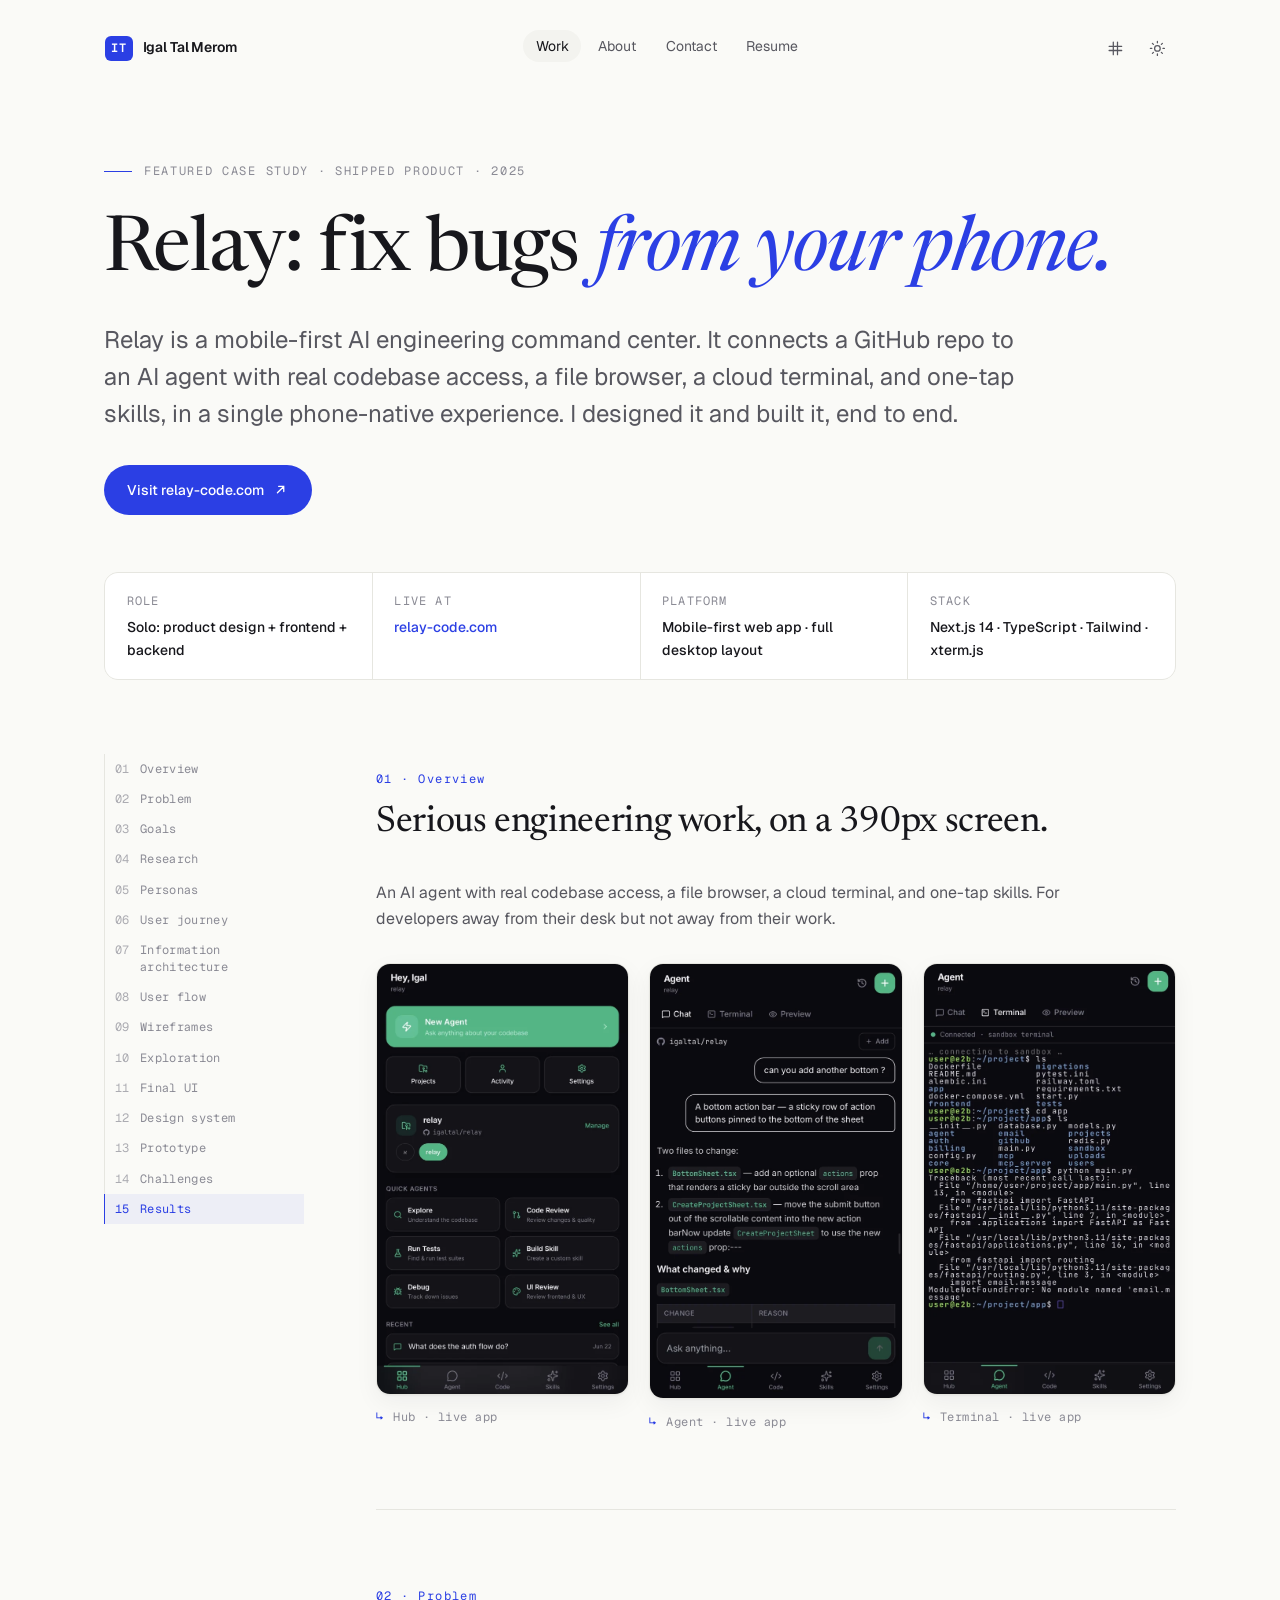
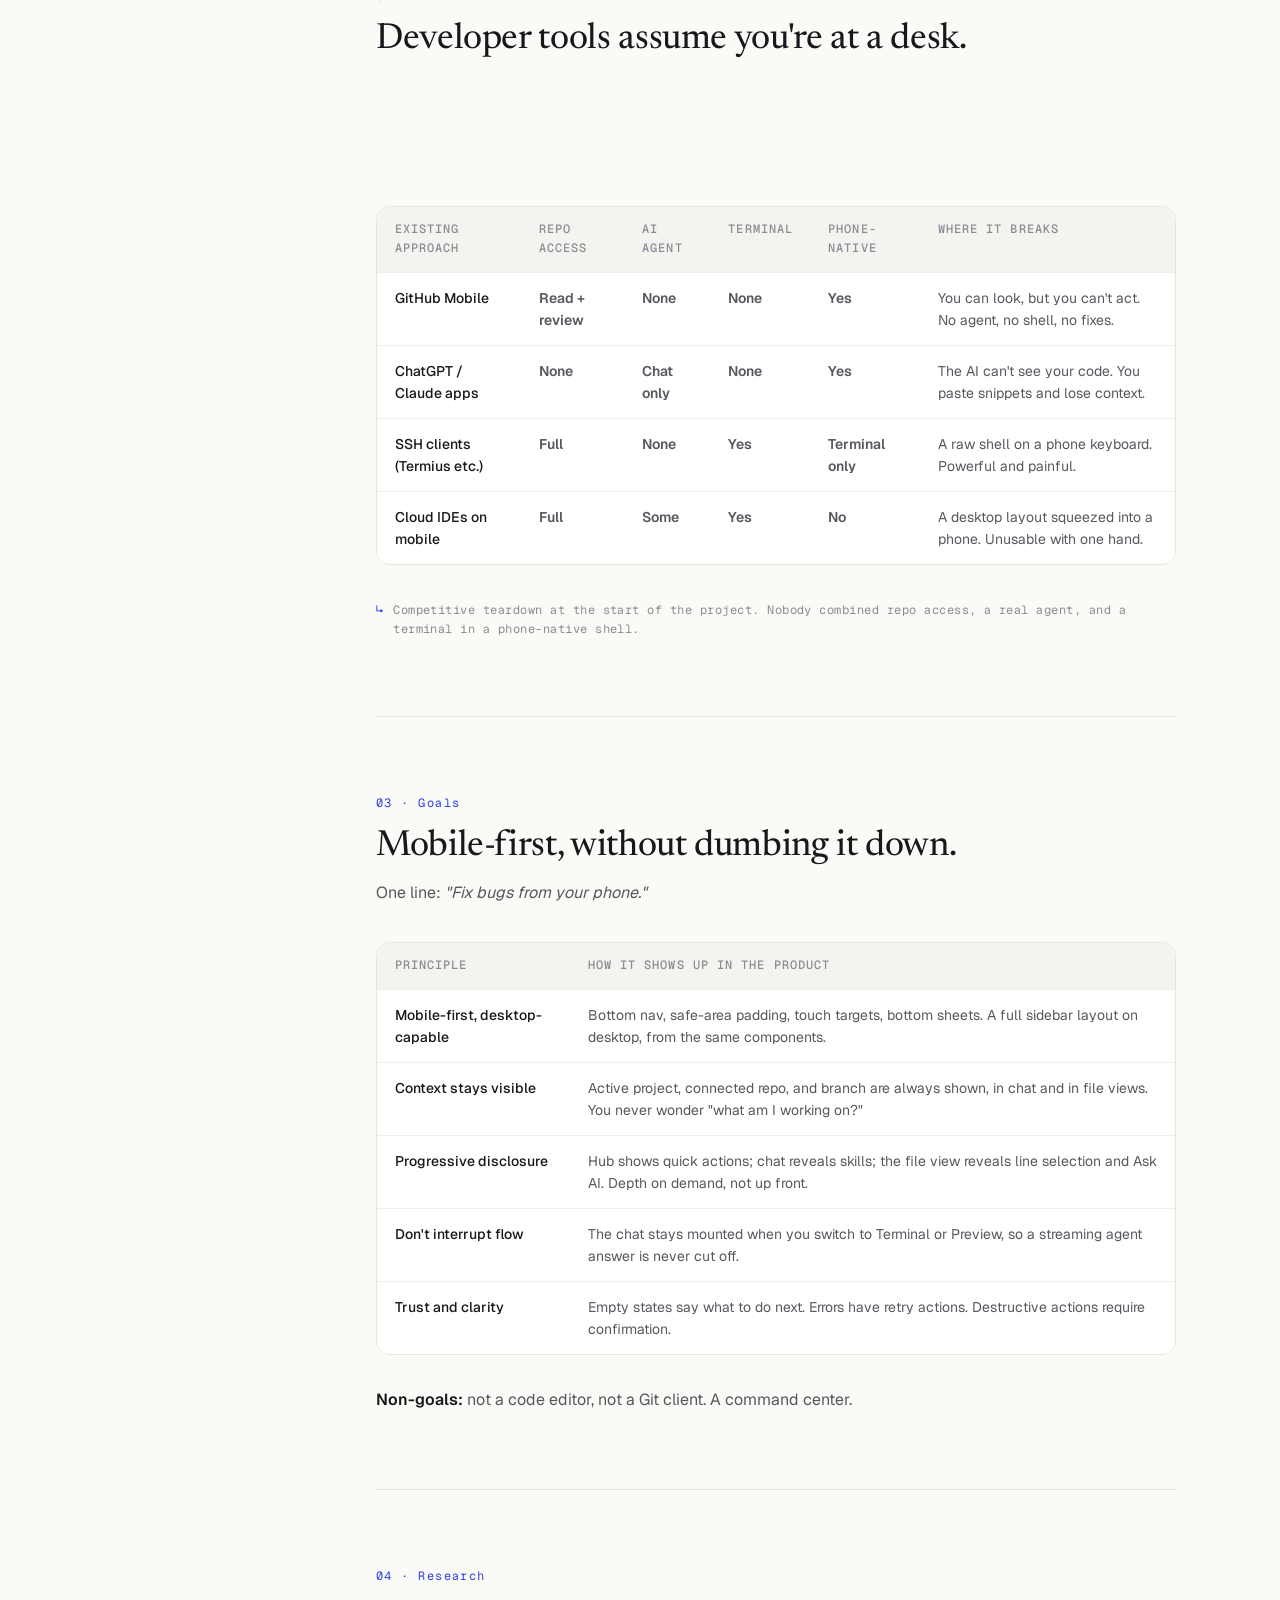
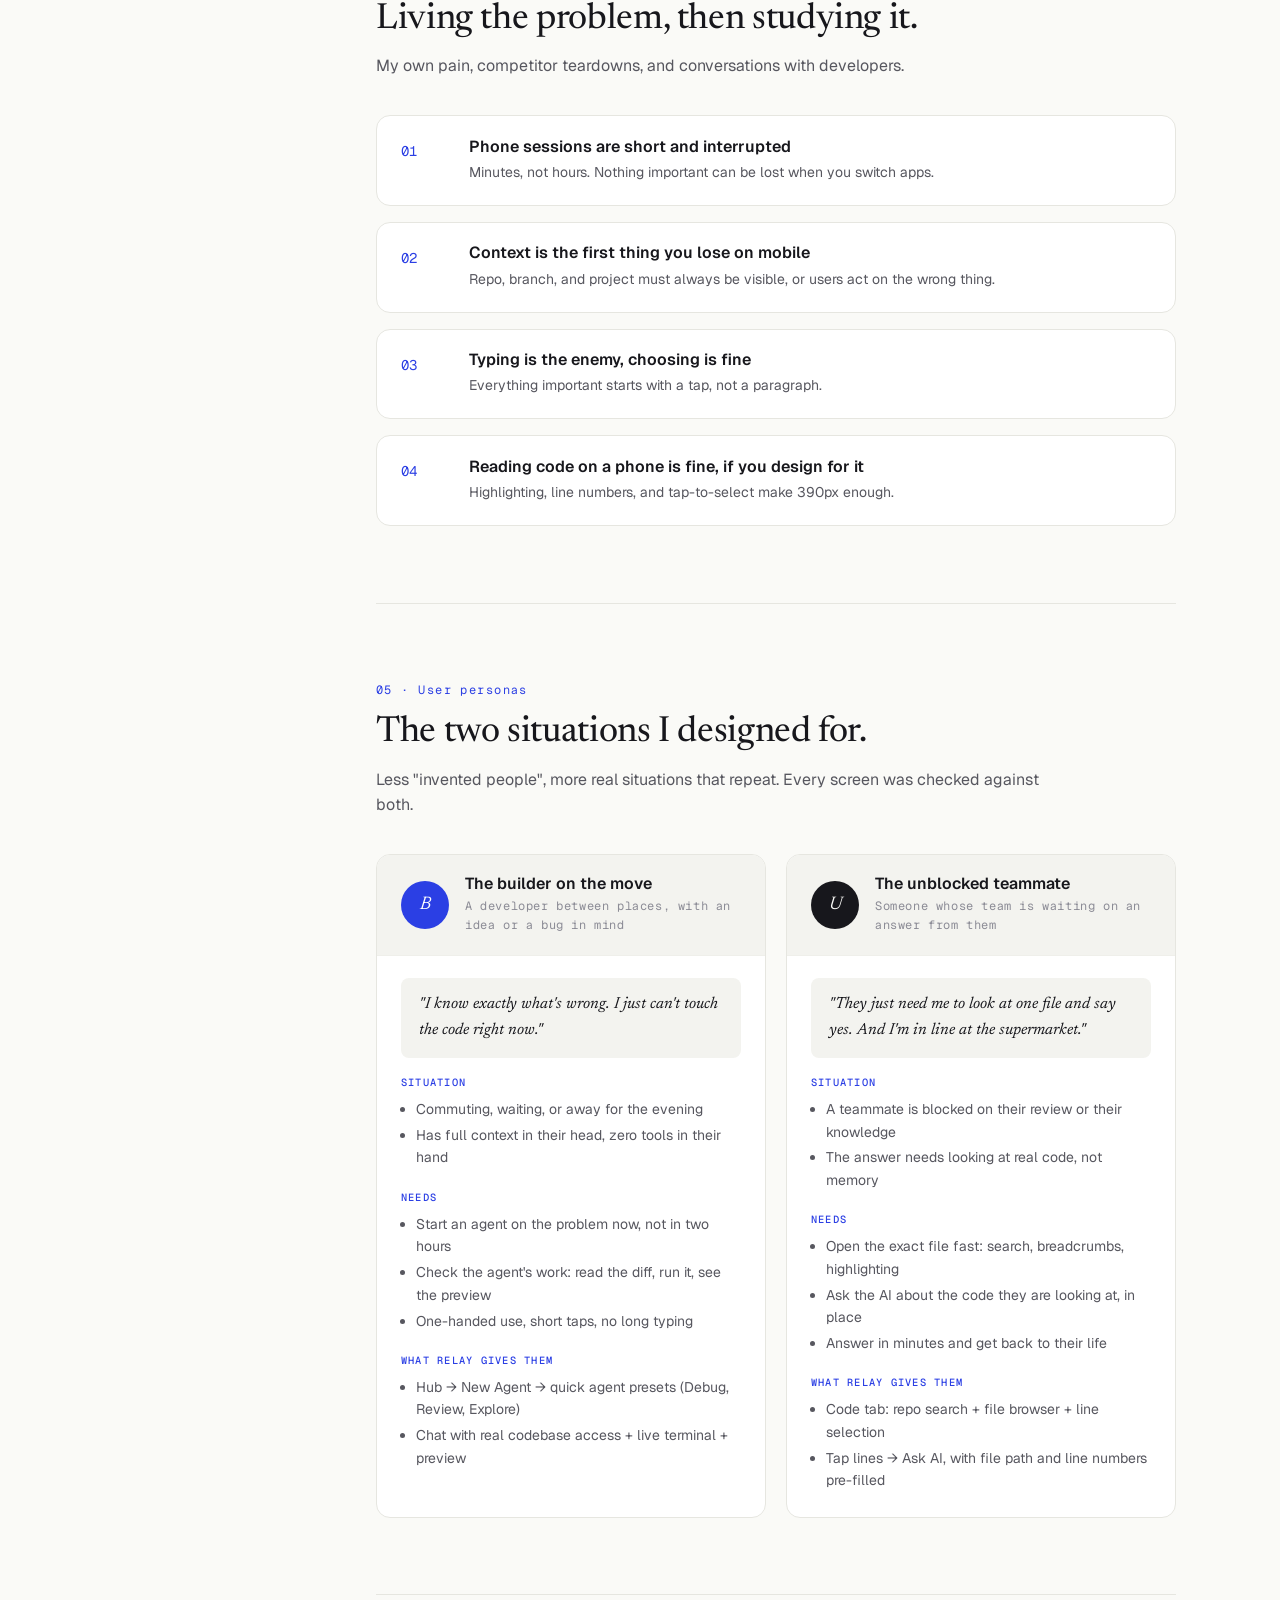
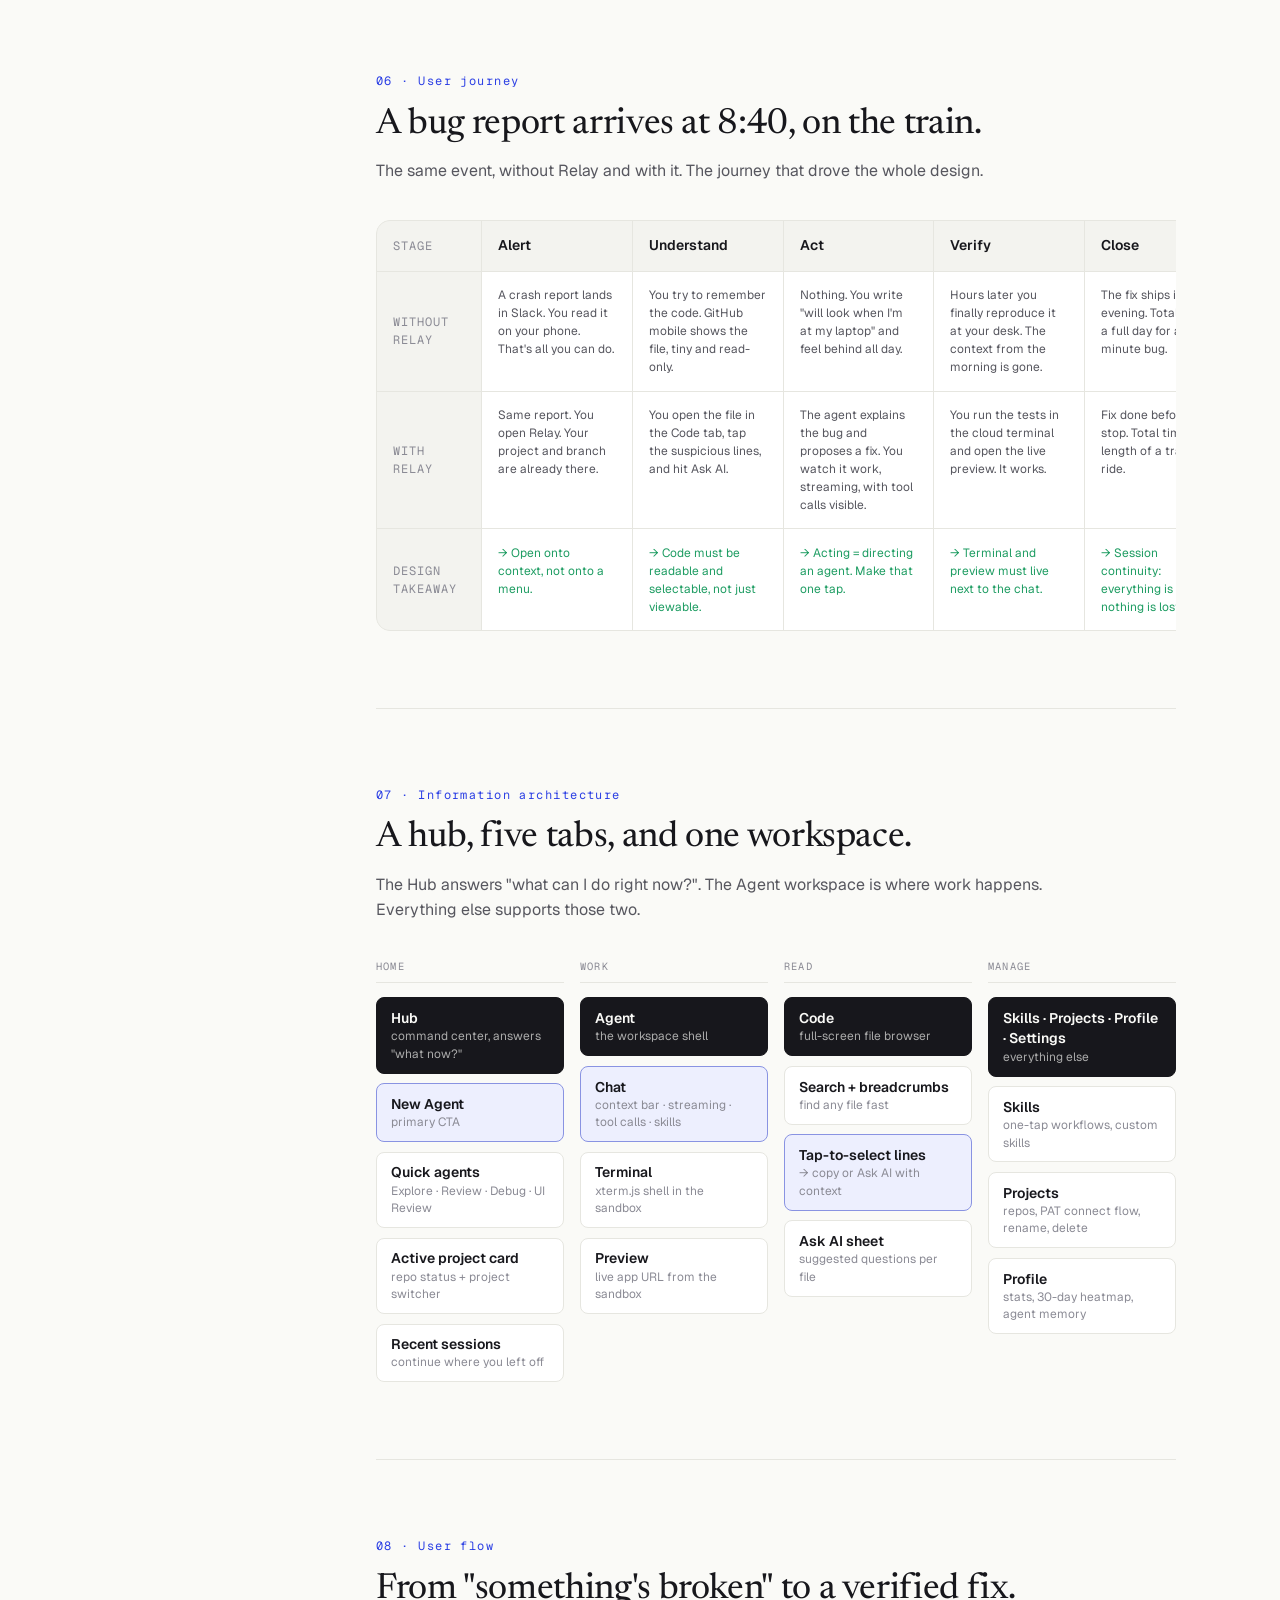
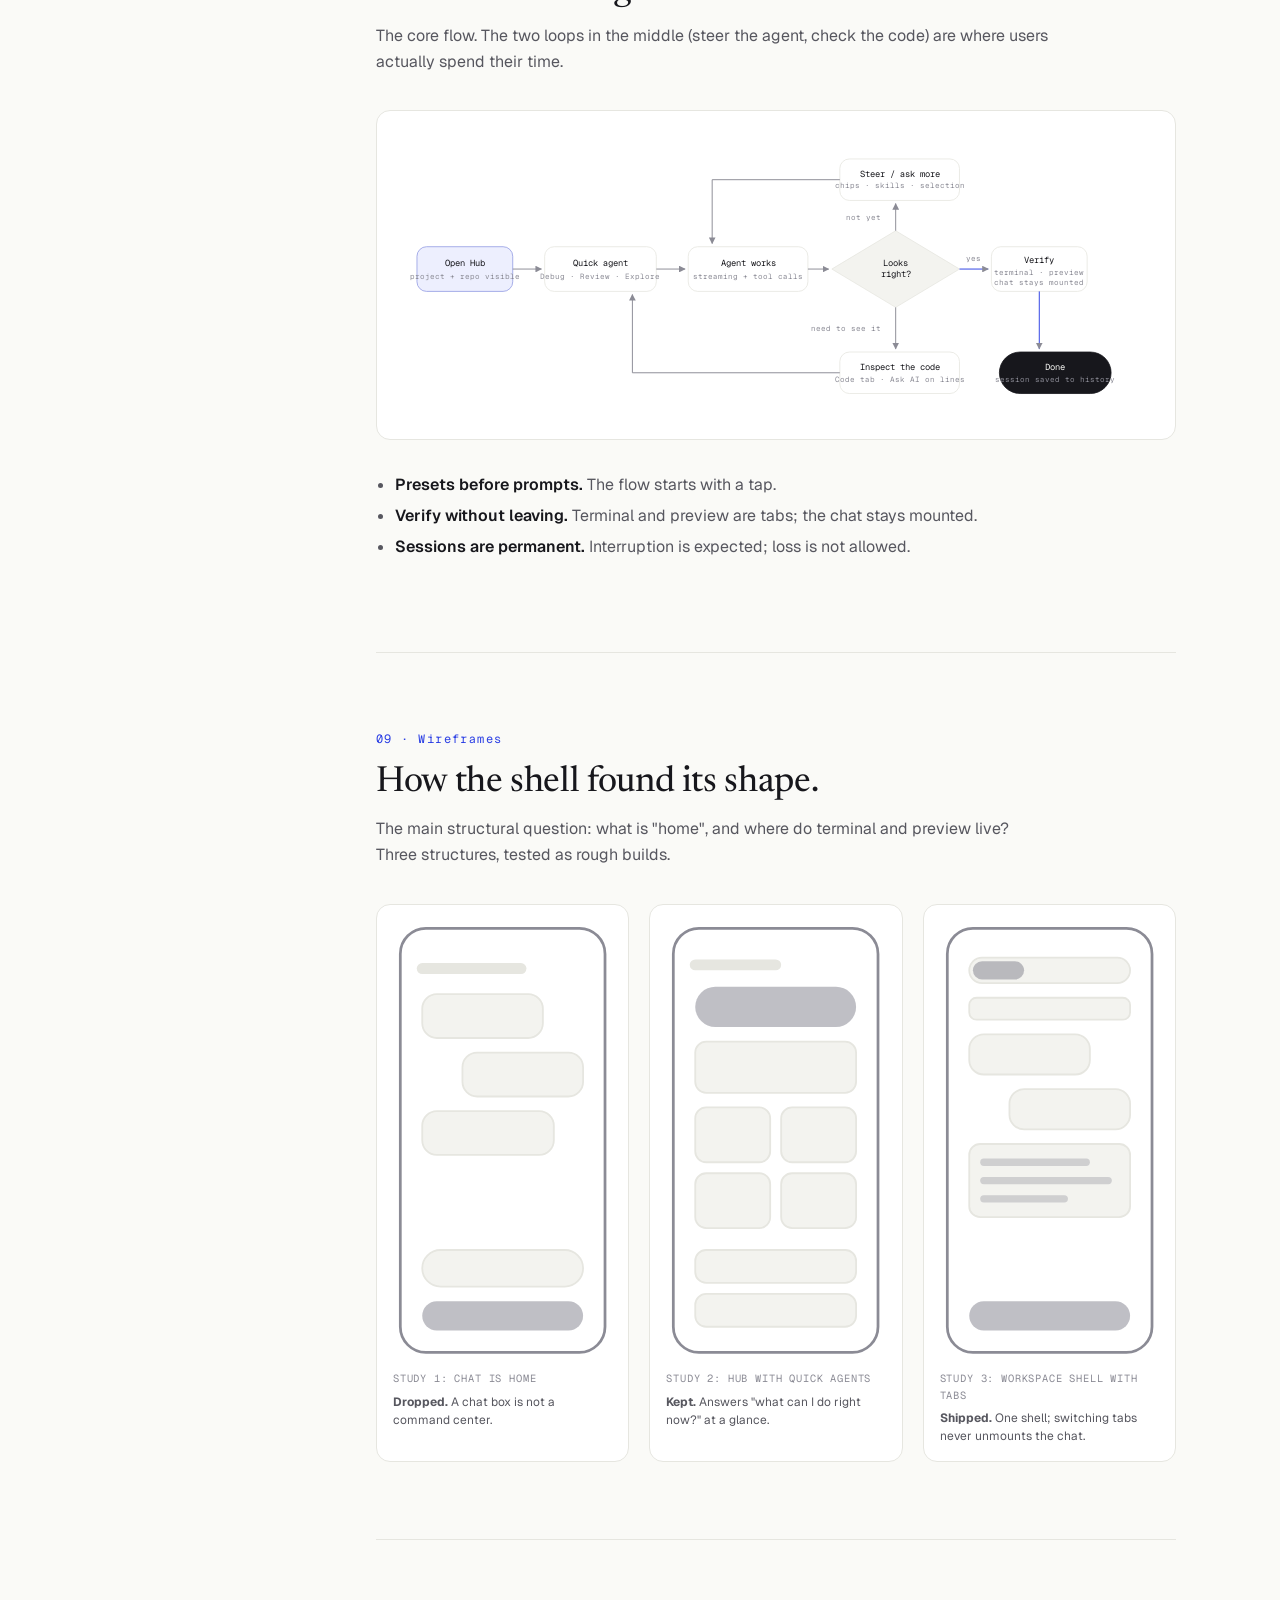
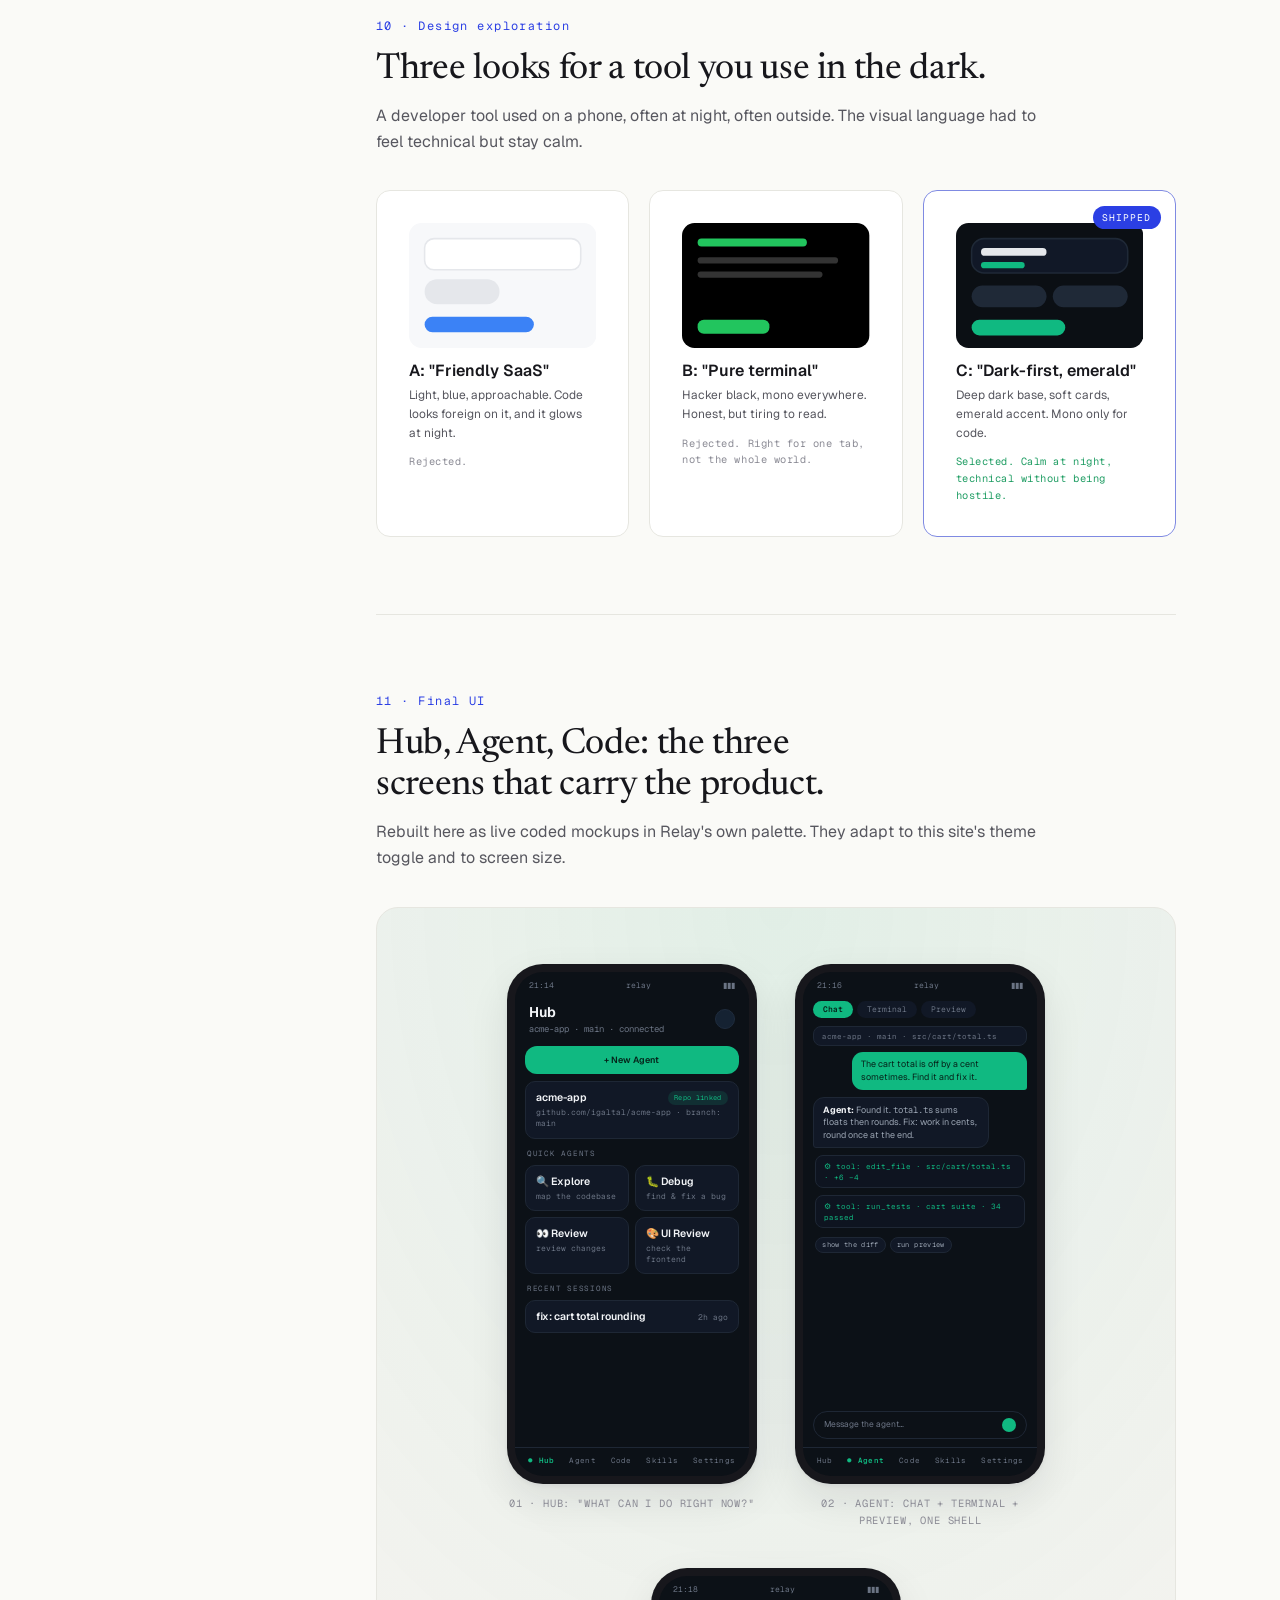
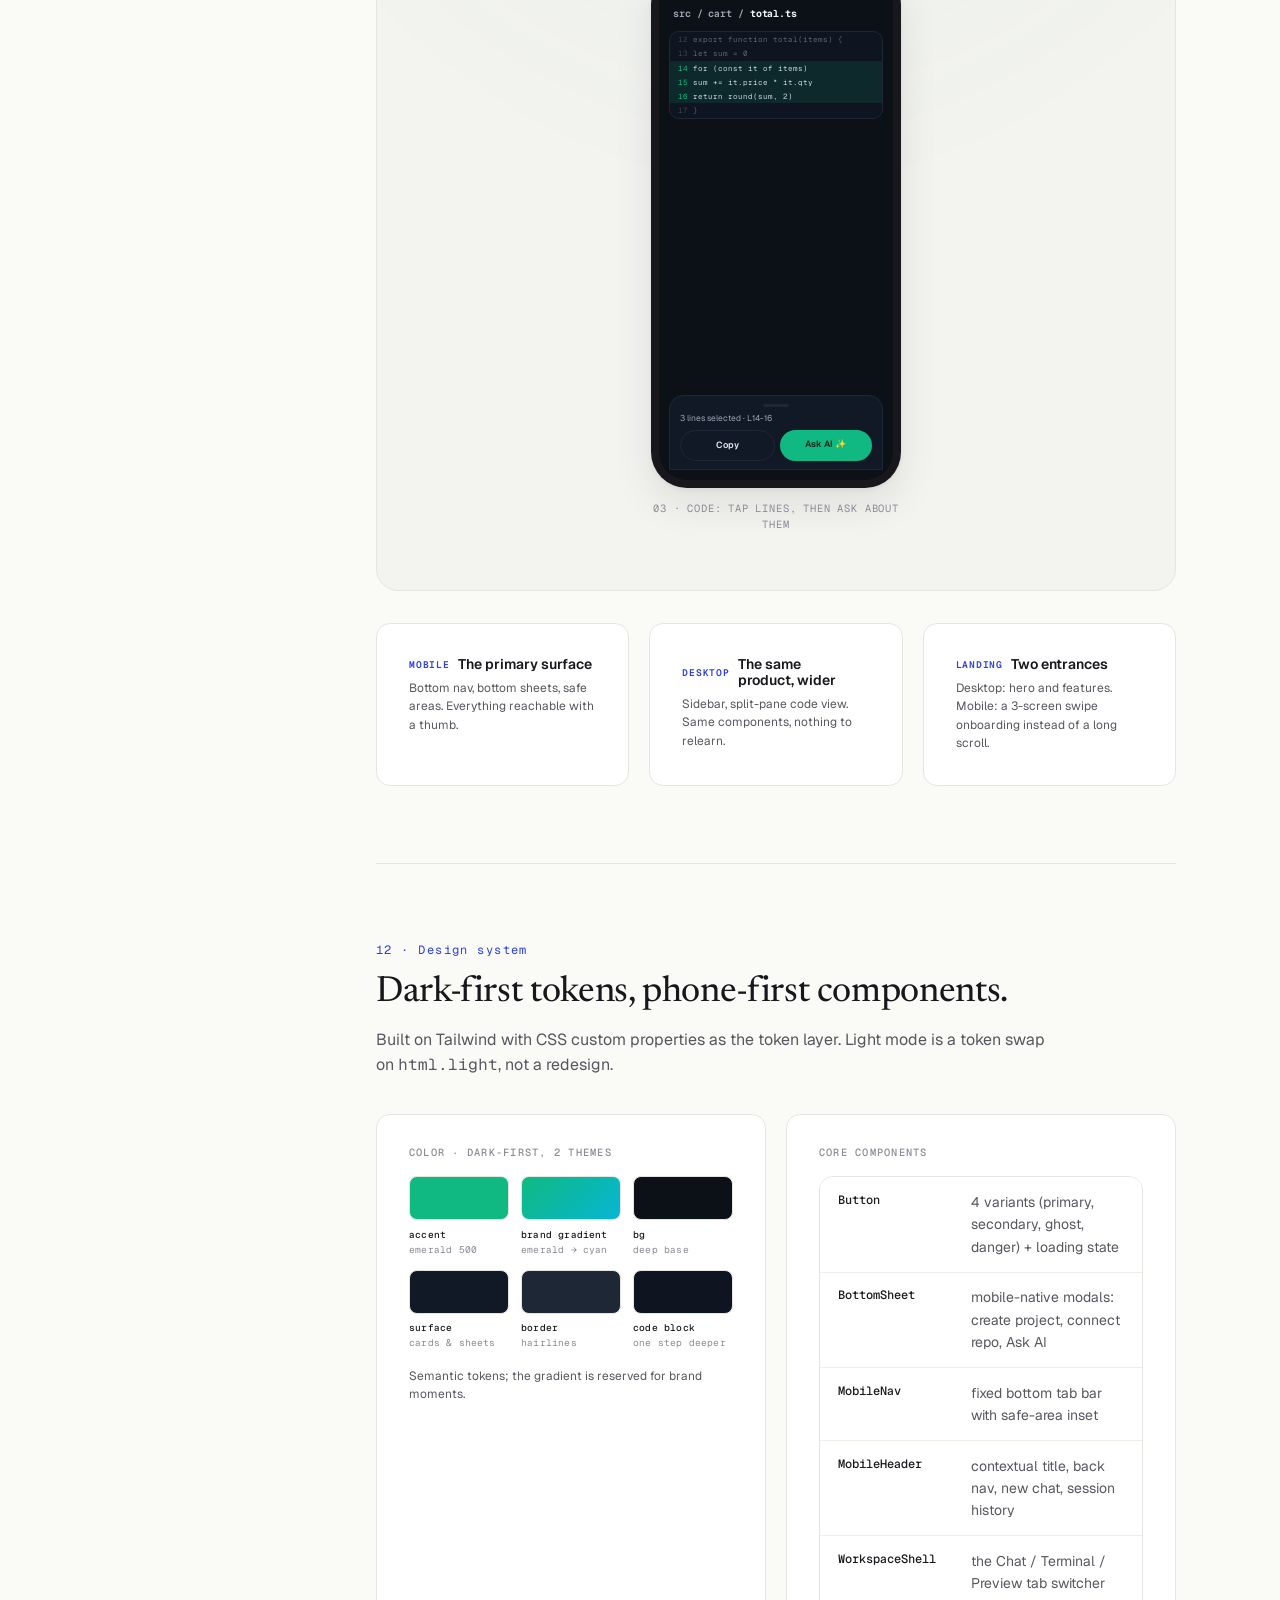
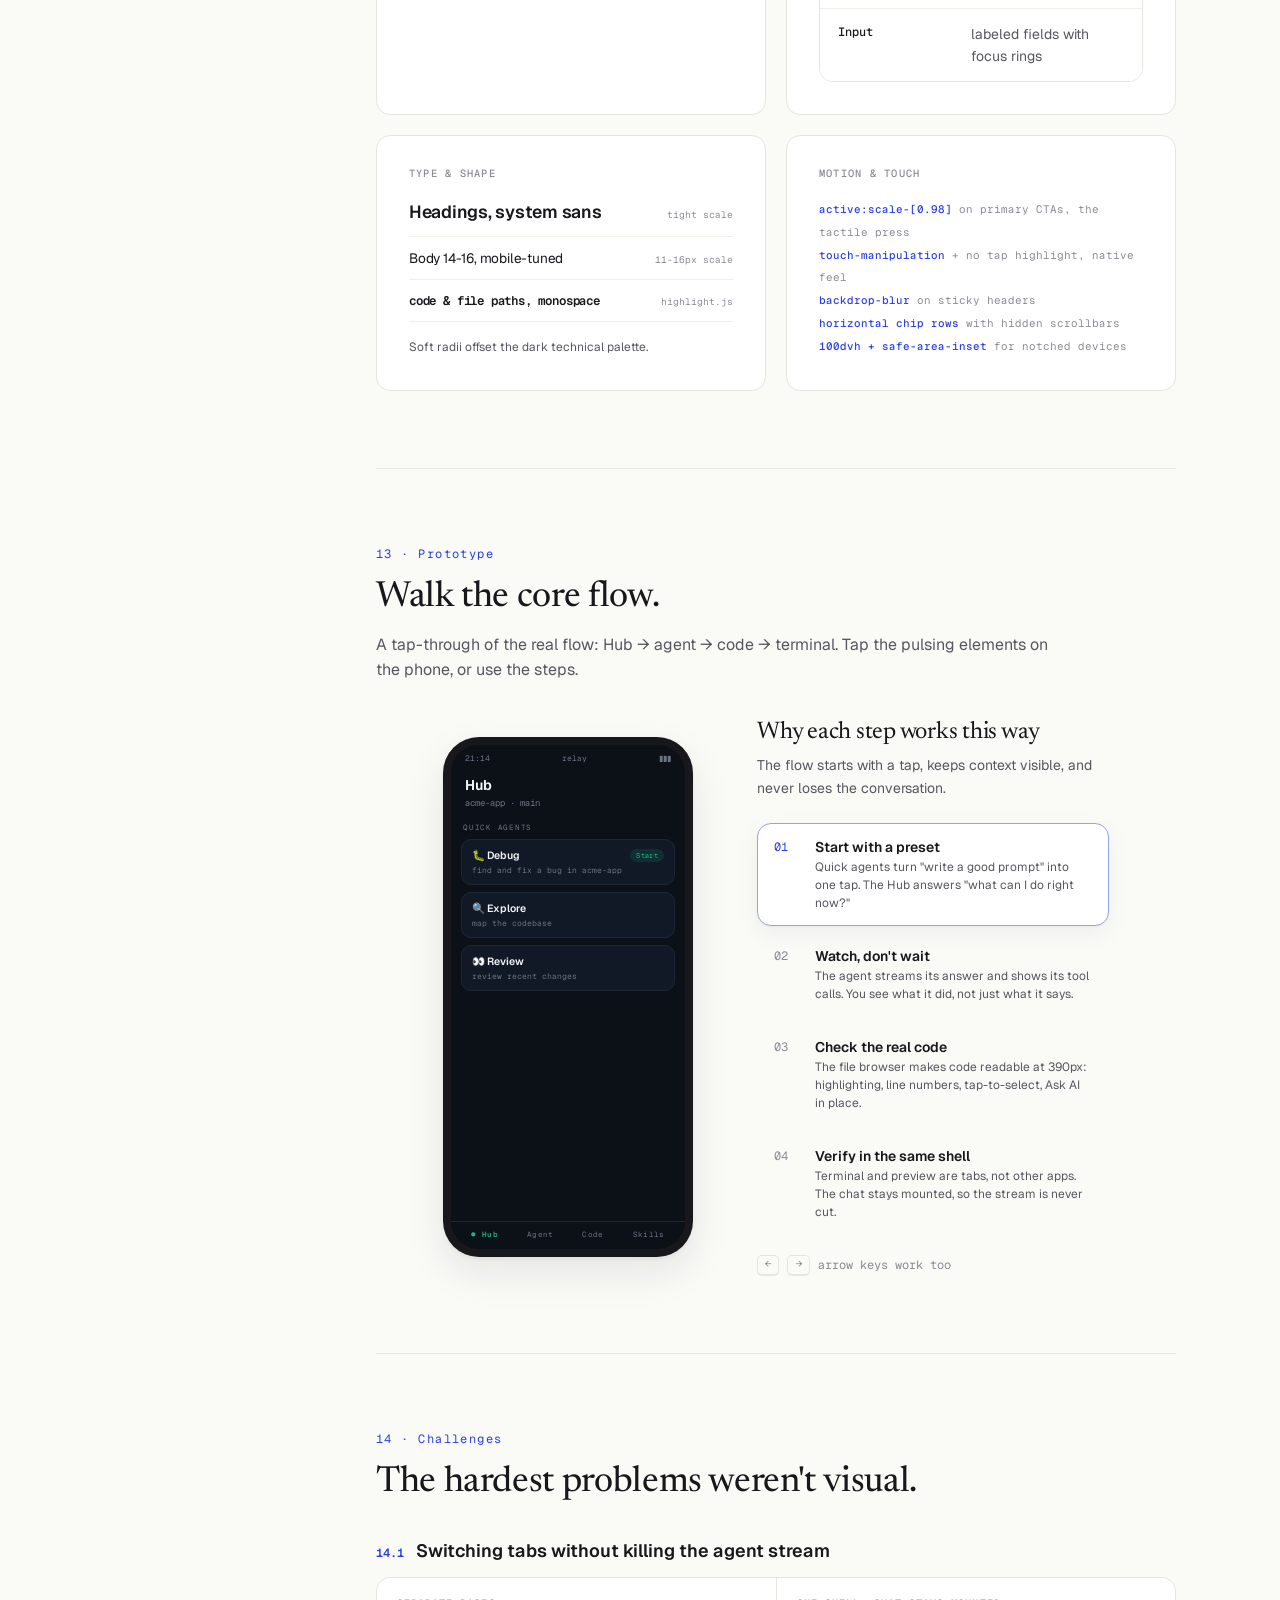
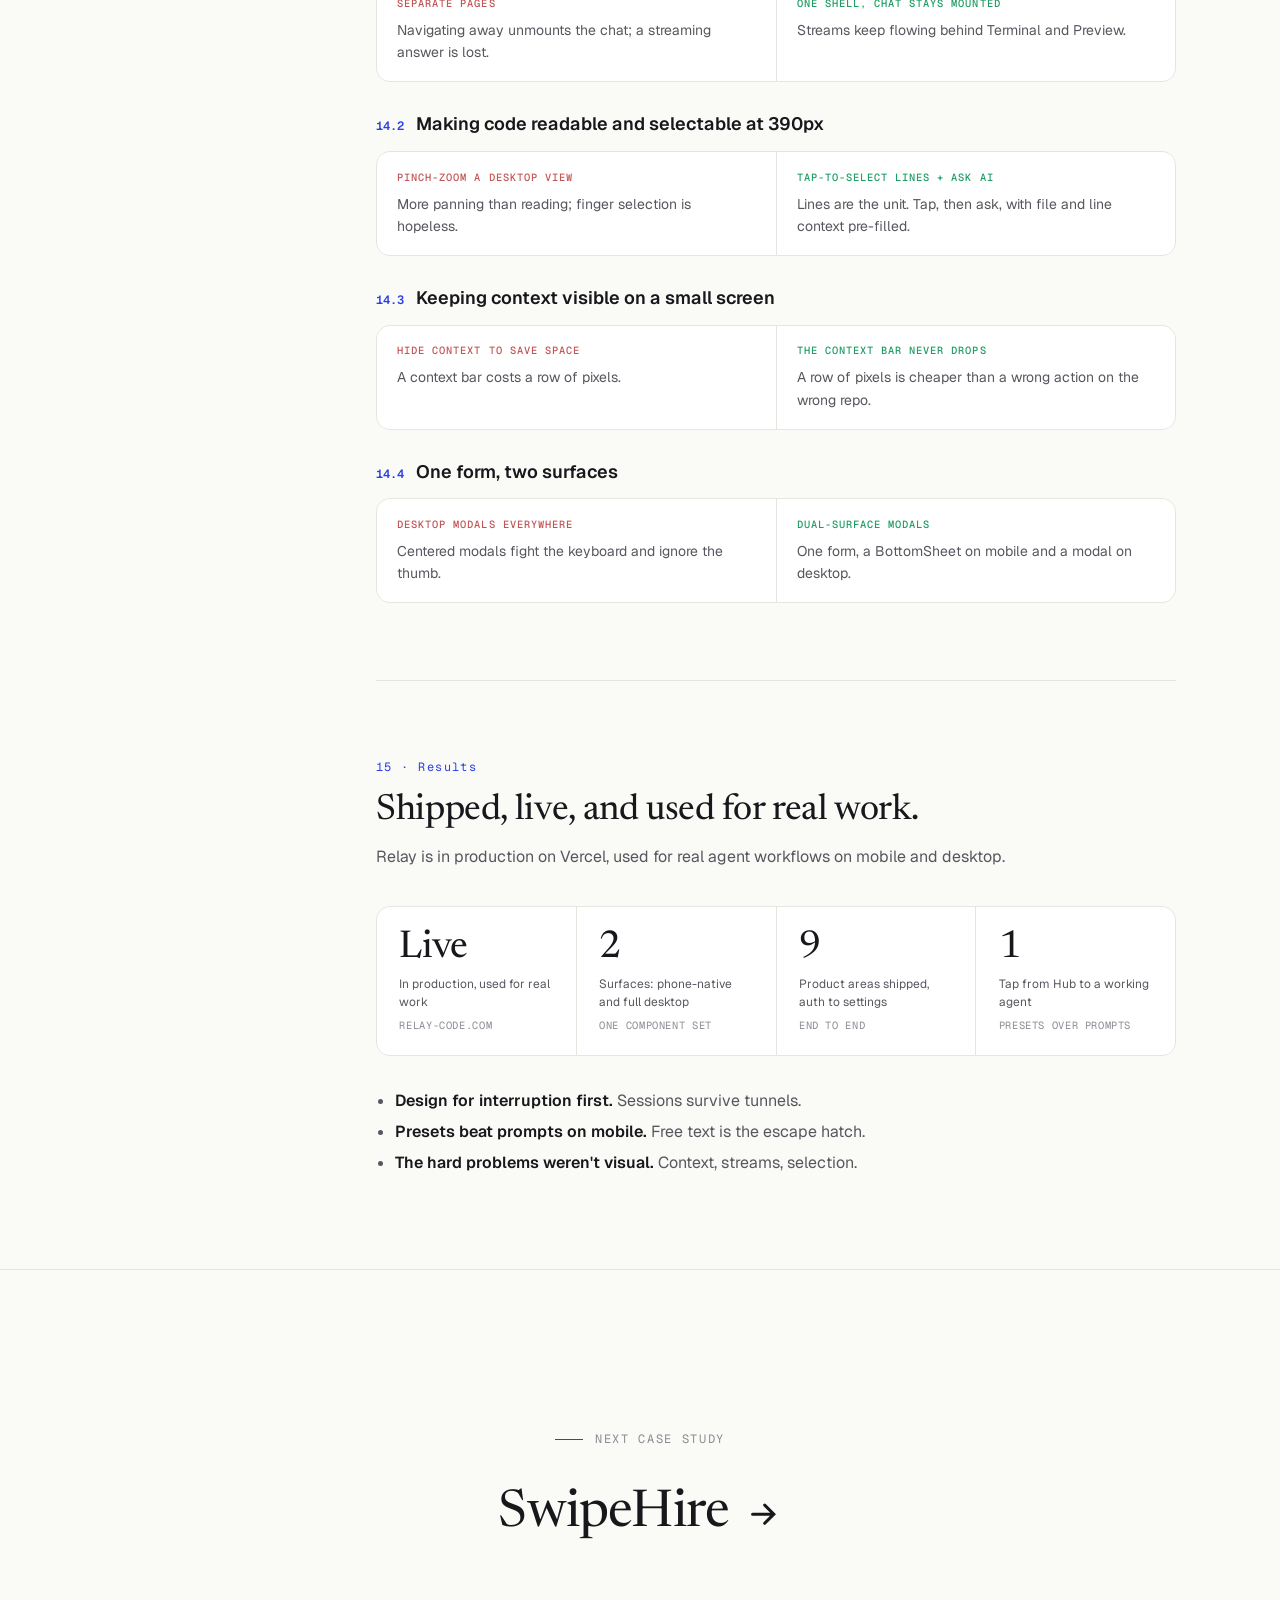
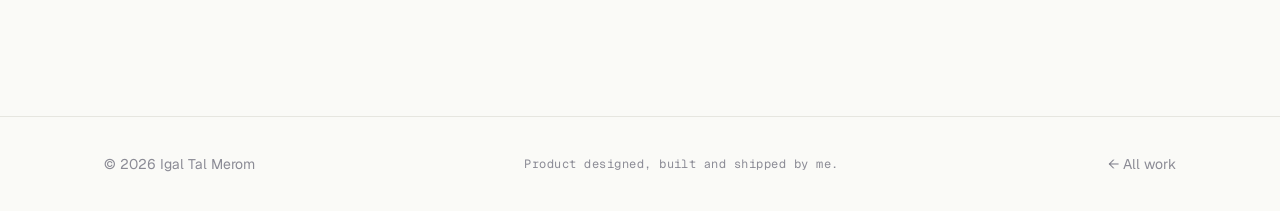
<file: work/relay.html>
<!DOCTYPE html>
<html lang="en" data-theme="light" data-blueprint="off">
<head>
  <meta charset="UTF-8" />
  <meta name="viewport" content="width=device-width, initial-scale=1.0" />
  <title>Relay | Case Study | Igal Tal Merom</title>
  <meta name="description" content="Case study: Relay, a mobile-first AI engineering command center. Fix bugs, review code, run agents, and use a live terminal from your phone." />
  <script>
    (function () {
      var t = localStorage.getItem("theme");
      if (!t) t = matchMedia("(prefers-color-scheme: dark)").matches ? "dark" : "light";
      document.documentElement.setAttribute("data-theme", t);
    })();
  </script>
  <link rel="preconnect" href="https://fonts.googleapis.com" />
  <link rel="preconnect" href="https://fonts.gstatic.com" crossorigin />
  <link href="https://fonts.googleapis.com/css2?family=Newsreader:ital,opsz,wght@0,6..72,400..600;1,6..72,400..600&family=Geist:wght@400..700&family=Geist+Mono:wght@400..600&display=swap" rel="stylesheet" />
  <link rel="stylesheet" href="../css/main.css" />
  <link rel="stylesheet" href="../css/case.css" />
  <link rel="icon" href="data:image/svg+xml,<svg xmlns='http://www.w3.org/2000/svg' viewBox='0 0 100 100'><rect width='100' height='100' rx='22' fill='%232B3FE4'/><text x='50' y='68' font-size='52' font-family='monospace' fill='white' text-anchor='middle'>IT</text></svg>" />
  <style>
    /* Relay brand accent for in-case mockups */
    .relay-accent { --p-accent: #10B981; }
  </style>
</head>
<body>
  <div class="progress" aria-hidden="true"></div>
  <a class="skip-link" href="#overview">Skip to case study</a>

  <header class="nav" aria-label="Primary">
    <div class="nav-inner">
      <a class="brand" href="../index.html"><span class="mark">IT</span> Igal Tal Merom</a>
      <nav>
        <ul class="nav-links">
          <li><a href="../index.html#work" aria-current="page">Work</a></li>
          <li><a href="../index.html#about">About</a></li>
          <li><a href="../index.html#contact">Contact</a></li>
          <li><a href="../resume.html">Resume</a></li>
        </ul>
      </nav>
      <div class="nav-actions">
        <button class="icon-btn bp-btn" data-blueprint-toggle aria-pressed="false" title="Blueprint mode" aria-label="Toggle blueprint mode">
          <svg viewBox="0 0 24 24" fill="none" stroke="currentColor" stroke-width="1.8" stroke-linecap="round"><path d="M3 9h18M3 15h18M9 3v18M15 3v18"/></svg>
        </button>
        <button class="icon-btn" data-theme-toggle aria-label="Toggle theme">
          <svg class="sun" viewBox="0 0 24 24" fill="none" stroke="currentColor" stroke-width="1.8" stroke-linecap="round"><circle cx="12" cy="12" r="4"/><path d="M12 2v2m0 16v2M4.9 4.9l1.4 1.4m11.4 11.4 1.4 1.4M2 12h2m16 0h2M4.9 19.1l1.4-1.4M17.7 6.3l1.4-1.4"/></svg>
          <svg class="moon" viewBox="0 0 24 24" fill="none" stroke="currentColor" stroke-width="1.8" stroke-linecap="round"><path d="M21 12.8A9 9 0 1 1 11.2 3a7 7 0 0 0 9.8 9.8Z"/></svg>
        </button>
        <button class="icon-btn menu-btn" data-menu-toggle aria-expanded="false" aria-label="Open menu">
          <svg class="ic-open" viewBox="0 0 24 24" fill="none" stroke="currentColor" stroke-width="1.8" stroke-linecap="round"><path d="M4 7h16M4 12h16M4 17h16"/></svg>
          <svg class="ic-close" viewBox="0 0 24 24" fill="none" stroke="currentColor" stroke-width="1.8" stroke-linecap="round"><path d="M6 6l12 12M18 6 6 18"/></svg>
        </button>
      </div>
    </div>
  </header>

  <main>
    <!-- ============ CASE HERO ============ -->
    <section class="case-hero container">
      <p class="eyebrow reveal">Featured case study · Shipped product · 2025</p>
      <h1 class="reveal" style="--d: 80ms">Relay: fix bugs <em>from your phone.</em></h1>
      <p class="lede reveal" style="--d: 160ms">
        Relay is a mobile-first AI engineering command center. It connects a GitHub repo to an
        AI agent with real codebase access, a file browser, a cloud terminal, and one-tap
        skills, in a single phone-native experience. I designed it and built it, end to end.
      </p>
      <div class="hero-ctas reveal" style="--d: 200ms; margin-top: 2rem;">
        <a class="btn btn-accent" href="https://relay-code.com" target="_blank" rel="noopener">Visit relay-code.com
          <svg viewBox="0 0 24 24" fill="none" stroke="currentColor" stroke-width="2" stroke-linecap="round"><path d="M7 17 17 7M9 7h8v8"/></svg>
        </a>
      </div>
      <dl class="case-meta reveal" style="--d: 240ms">
        <div><dt>Role</dt><dd>Solo: product design + frontend + backend</dd></div>
        <div><dt>Live at</dt><dd><a href="https://relay-code.com" target="_blank" rel="noopener" style="color:var(--accent); text-decoration:none;">relay-code.com</a></dd></div>
        <div><dt>Platform</dt><dd>Mobile-first web app · full desktop layout</dd></div>
        <div><dt>Stack</dt><dd>Next.js 14 · TypeScript · Tailwind · xterm.js</dd></div>
      </dl>
    </section>

    <div class="container">
      <div class="case-layout">
        <!-- ============ TOC ============ -->
        <nav class="toc" aria-label="Case study contents">
          <ol>
            <li><a href="#overview"><span class="n">01</span>Overview</a></li>
            <li><a href="#problem"><span class="n">02</span>Problem</a></li>
            <li><a href="#goals"><span class="n">03</span>Goals</a></li>
            <li><a href="#research"><span class="n">04</span>Research</a></li>
            <li><a href="#personas"><span class="n">05</span>Personas</a></li>
            <li><a href="#journey"><span class="n">06</span>User journey</a></li>
            <li><a href="#ia"><span class="n">07</span>Information architecture</a></li>
            <li><a href="#flow"><span class="n">08</span>User flow</a></li>
            <li><a href="#wireframes"><span class="n">09</span>Wireframes</a></li>
            <li><a href="#exploration"><span class="n">10</span>Exploration</a></li>
            <li><a href="#final-ui"><span class="n">11</span>Final UI</a></li>
            <li><a href="#design-system"><span class="n">12</span>Design system</a></li>
            <li><a href="#prototype"><span class="n">13</span>Prototype</a></li>
            <li><a href="#challenges"><span class="n">14</span>Challenges</a></li>
            <li><a href="#results"><span class="n">15</span>Results</a></li>
          </ol>
        </nav>

        <div>
          <!-- ============ 01 OVERVIEW ============ -->
          <section class="cs" id="overview">
            <div class="cs-head reveal">
              <span class="num">01 · Overview</span>
              <h2>Serious engineering work, on a 390px screen.</h2>
            </div>
            <div class="prose reveal">
              <p>
                An AI agent with real codebase access, a file browser, a cloud terminal, and
                one-tap skills. For developers away from their desk but not away from their work.
              </p>
            </div>
            <div class="grid-3">
              <figure class="figure reveal" style="margin-top:0">
                <div class="shot"><img src="../assets/shots/relay-app-hub.webp" alt="Relay Hub: quick agents and the active project" width="640" height="1093" loading="lazy" decoding="async" /></div>
                <figcaption>Hub · live app</figcaption>
              </figure>
              <figure class="figure reveal" style="margin-top:0; --d: 80ms">
                <div class="shot"><img src="../assets/shots/relay-app-agent.webp" alt="Relay agent chat explaining a fix, with file references" width="640" height="1105" loading="lazy" decoding="async" /></div>
                <figcaption>Agent · live app</figcaption>
              </figure>
              <figure class="figure reveal" style="margin-top:0; --d: 160ms">
                <div class="shot"><img src="../assets/shots/relay-app-terminal.webp" alt="Relay cloud terminal connected to a sandbox" width="640" height="1093" loading="lazy" decoding="async" /></div>
                <figcaption>Terminal · live app</figcaption>
              </figure>
            </div>
          </section>

          <!-- ============ 02 PROBLEM ============ -->
          <section class="cs" id="problem">
            <div class="cs-head reveal">
              <span class="num">02 · Problem</span>
              <h2>Developer tools assume you're at a desk.</h2>
            </div>
            <div class="prose reveal">
              <p>
                Away from your machine, you can read a bug report but you can't act on it.
                AI agents made the work phone-sized: directing and checking, not typing.
                No tool offered that in a phone-native way.
              </p>
            </div>
            <div class="table-wrap reveal">
              <table class="data">
                <thead>
                  <tr><th>Existing approach</th><th>Repo access</th><th>AI agent</th><th>Terminal</th><th>Phone-native</th><th>Where it breaks</th></tr>
                </thead>
                <tbody>
                  <tr><td>GitHub Mobile</td><td class="partial">Read + review</td><td class="no">None</td><td class="no">None</td><td class="yes">Yes</td><td>You can look, but you can't act. No agent, no shell, no fixes.</td></tr>
                  <tr><td>ChatGPT / Claude apps</td><td class="no">None</td><td class="partial">Chat only</td><td class="no">None</td><td class="yes">Yes</td><td>The AI can't see your code. You paste snippets and lose context.</td></tr>
                  <tr><td>SSH clients (Termius etc.)</td><td class="yes">Full</td><td class="no">None</td><td class="yes">Yes</td><td class="partial">Terminal only</td><td>A raw shell on a phone keyboard. Powerful and painful.</td></tr>
                  <tr><td>Cloud IDEs on mobile</td><td class="yes">Full</td><td class="partial">Some</td><td class="yes">Yes</td><td class="no">No</td><td>A desktop layout squeezed into a phone. Unusable with one hand.</td></tr>
                </tbody>
              </table>
            </div>
            <figure class="figure reveal"><figcaption>Competitive teardown at the start of the project. Nobody combined repo access, a real agent, and a terminal in a phone-native shell.</figcaption></figure>
          </section>

          <!-- ============ 03 GOALS ============ -->
          <section class="cs" id="goals">
            <div class="cs-head reveal">
              <span class="num">03 · Goals</span>
              <h2>Mobile-first, without dumbing it down.</h2>
              <p class="cs-sub">One line: <em>"Fix bugs from your phone."</em></p>
            </div>
            <div class="table-wrap reveal">
              <table class="data">
                <thead><tr><th>Principle</th><th>How it shows up in the product</th></tr></thead>
                <tbody>
                  <tr><td>Mobile-first, desktop-capable</td><td>Bottom nav, safe-area padding, touch targets, bottom sheets. A full sidebar layout on desktop, from the same components.</td></tr>
                  <tr><td>Context stays visible</td><td>Active project, connected repo, and branch are always shown, in chat and in file views. You never wonder "what am I working on?"</td></tr>
                  <tr><td>Progressive disclosure</td><td>Hub shows quick actions; chat reveals skills; the file view reveals line selection and Ask AI. Depth on demand, not up front.</td></tr>
                  <tr><td>Don't interrupt flow</td><td>The chat stays mounted when you switch to Terminal or Preview, so a streaming agent answer is never cut off.</td></tr>
                  <tr><td>Trust and clarity</td><td>Empty states say what to do next. Errors have retry actions. Destructive actions require confirmation.</td></tr>
                </tbody>
              </table>
            </div>
            <div class="prose reveal" style="margin-top: 2rem">
              <p>
                <strong>Non-goals:</strong> not a code editor, not a Git client. A command center.
              </p>
            </div>
          </section>

          <!-- ============ 04 RESEARCH ============ -->
          <section class="cs" id="research">
            <div class="cs-head reveal">
              <span class="num">04 · Research</span>
              <h2>Living the problem, then studying it.</h2>
              <p class="cs-sub">My own pain, competitor teardowns, and conversations with developers.</p>
            </div>
            <div class="insights">
              <div class="insight reveal">
                <div><h4>Phone sessions are short and interrupted</h4>
                <p>Minutes, not hours. Nothing important can be lost when you switch apps.</p></div>
              </div>
              <div class="insight reveal" style="--d: 60ms">
                <div><h4>Context is the first thing you lose on mobile</h4>
                <p>Repo, branch, and project must always be visible, or users act on the wrong thing.</p></div>
              </div>
              <div class="insight reveal" style="--d: 120ms">
                <div><h4>Typing is the enemy, choosing is fine</h4>
                <p>Everything important starts with a tap, not a paragraph.</p></div>
              </div>
              <div class="insight reveal" style="--d: 180ms">
                <div><h4>Reading code on a phone is fine, if you design for it</h4>
                <p>Highlighting, line numbers, and tap-to-select make 390px enough.</p></div>
              </div>
            </div>
          </section>

          <!-- ============ 05 PERSONAS ============ -->
          <section class="cs" id="personas">
            <div class="cs-head reveal">
              <span class="num">05 · User personas</span>
              <h2>The two situations I designed for.</h2>
              <p class="cs-sub">Less "invented people", more real situations that repeat. Every screen was checked against both.</p>
            </div>
            <div class="grid-2">
              <article class="persona reveal">
                <div class="persona-head">
                  <div class="persona-avatar" aria-hidden="true">B</div>
                  <div><h4>The builder on the move</h4><div class="role">A developer between places, with an idea or a bug in mind</div></div>
                </div>
                <div class="persona-body">
                  <div class="persona-quote">"I know exactly what's wrong. I just can't touch the code right now."</div>
                  <div><h5>Situation</h5><ul>
                    <li>Commuting, waiting, or away for the evening</li>
                    <li>Has full context in their head, zero tools in their hand</li>
                  </ul></div>
                  <div><h5>Needs</h5><ul>
                    <li>Start an agent on the problem now, not in two hours</li>
                    <li>Check the agent's work: read the diff, run it, see the preview</li>
                    <li>One-handed use, short taps, no long typing</li>
                  </ul></div>
                  <div><h5>What Relay gives them</h5><ul>
                    <li>Hub → New Agent → quick agent presets (Debug, Review, Explore)</li>
                    <li>Chat with real codebase access + live terminal + preview</li>
                  </ul></div>
                </div>
              </article>
              <article class="persona reveal" style="--d: 100ms">
                <div class="persona-head">
                  <div class="persona-avatar alt" aria-hidden="true">U</div>
                  <div><h4>The unblocked teammate</h4><div class="role">Someone whose team is waiting on an answer from them</div></div>
                </div>
                <div class="persona-body">
                  <div class="persona-quote">"They just need me to look at one file and say yes. And I'm in line at the supermarket."</div>
                  <div><h5>Situation</h5><ul>
                    <li>A teammate is blocked on their review or their knowledge</li>
                    <li>The answer needs looking at real code, not memory</li>
                  </ul></div>
                  <div><h5>Needs</h5><ul>
                    <li>Open the exact file fast: search, breadcrumbs, highlighting</li>
                    <li>Ask the AI about the code they are looking at, in place</li>
                    <li>Answer in minutes and get back to their life</li>
                  </ul></div>
                  <div><h5>What Relay gives them</h5><ul>
                    <li>Code tab: repo search + file browser + line selection</li>
                    <li>Tap lines → Ask AI, with file path and line numbers pre-filled</li>
                  </ul></div>
                </div>
              </article>
            </div>
          </section>

          <!-- ============ 06 JOURNEY ============ -->
          <section class="cs" id="journey">
            <div class="cs-head reveal">
              <span class="num">06 · User journey</span>
              <h2>A bug report arrives at 8:40, on the train.</h2>
              <p class="cs-sub">The same event, without Relay and with it. The journey that drove the whole design.</p>
            </div>
            <div class="scroll-x reveal">
              <div class="journey" role="table" aria-label="User journey map">
                <div class="jh">Stage</div>
                <div class="stage">Alert</div><div class="stage">Understand</div><div class="stage">Act</div><div class="stage">Verify</div><div class="stage">Close</div>
                <div class="jh">Without Relay</div>
                <div>A crash report lands in Slack. You read it on your phone. That's all you can do.</div>
                <div>You try to remember the code. GitHub mobile shows the file, tiny and read-only.</div>
                <div>Nothing. You write "will look when I'm at my laptop" and feel behind all day.</div>
                <div>Hours later you finally reproduce it at your desk. The context from the morning is gone.</div>
                <div>The fix ships in the evening. Total time: a full day for a 20-minute bug.</div>
                <div class="jh">With Relay</div>
                <div>Same report. You open Relay. Your project and branch are already there.</div>
                <div>You open the file in the Code tab, tap the suspicious lines, and hit Ask AI.</div>
                <div>The agent explains the bug and proposes a fix. You watch it work, streaming, with tool calls visible.</div>
                <div>You run the tests in the cloud terminal and open the live preview. It works.</div>
                <div>Fix done before your stop. Total time: the length of a train ride.</div>
                <div class="jh">Design takeaway</div>
                <div class="opp">Open onto context, not onto a menu.</div>
                <div class="opp">Code must be readable and selectable, not just viewable.</div>
                <div class="opp">Acting = directing an agent. Make that one tap.</div>
                <div class="opp">Terminal and preview must live next to the chat.</div>
                <div class="opp">Session continuity: everything is saved, nothing is lost.</div>
              </div>
            </div>
          </section>

          <!-- ============ 07 IA ============ -->
          <section class="cs" id="ia">
            <div class="cs-head reveal">
              <span class="num">07 · Information architecture</span>
              <h2>A hub, five tabs, and one workspace.</h2>
              <p class="cs-sub">The Hub answers "what can I do right now?". The Agent workspace is where work happens. Everything else supports those two.</p>
            </div>
            <div class="scroll-x reveal">
              <div class="ia-tree" role="img" aria-label="Information architecture: Hub home, Agent workspace with chat terminal and preview, Code browser, and Skills, Projects, Profile, Settings">
                <div class="ia-col">
                  <div class="ia-col-title">Home</div>
                  <div class="ia-node root"><b>Hub</b><span>command center, answers "what now?"</span></div>
                  <div class="ia-node hot"><b>New Agent</b><span>primary CTA</span></div>
                  <div class="ia-node"><b>Quick agents</b><span>Explore · Review · Debug · UI Review</span></div>
                  <div class="ia-node"><b>Active project card</b><span>repo status + project switcher</span></div>
                  <div class="ia-node"><b>Recent sessions</b><span>continue where you left off</span></div>
                </div>
                <div class="ia-col">
                  <div class="ia-col-title">Work</div>
                  <div class="ia-node root"><b>Agent</b><span>the workspace shell</span></div>
                  <div class="ia-node hot"><b>Chat</b><span>context bar · streaming · tool calls · skills</span></div>
                  <div class="ia-node"><b>Terminal</b><span>xterm.js shell in the sandbox</span></div>
                  <div class="ia-node"><b>Preview</b><span>live app URL from the sandbox</span></div>
                </div>
                <div class="ia-col">
                  <div class="ia-col-title">Read</div>
                  <div class="ia-node root"><b>Code</b><span>full-screen file browser</span></div>
                  <div class="ia-node"><b>Search + breadcrumbs</b><span>find any file fast</span></div>
                  <div class="ia-node hot"><b>Tap-to-select lines</b><span>→ copy or Ask AI with context</span></div>
                  <div class="ia-node"><b>Ask AI sheet</b><span>suggested questions per file</span></div>
                </div>
                <div class="ia-col">
                  <div class="ia-col-title">Manage</div>
                  <div class="ia-node root"><b>Skills · Projects · Profile · Settings</b><span>everything else</span></div>
                  <div class="ia-node"><b>Skills</b><span>one-tap workflows, custom skills</span></div>
                  <div class="ia-node"><b>Projects</b><span>repos, PAT connect flow, rename, delete</span></div>
                  <div class="ia-node"><b>Profile</b><span>stats, 30-day heatmap, agent memory</span></div>
                </div>
              </div>
            </div>

          </section>

          <!-- ============ 08 USER FLOW ============ -->
          <section class="cs" id="flow">
            <div class="cs-head reveal">
              <span class="num">08 · User flow</span>
              <h2>From "something's broken" to a verified fix.</h2>
              <p class="cs-sub">The core flow. The two loops in the middle (steer the agent, check the code) are where users actually spend their time.</p>
            </div>
            <div class="panel reveal scroll-x">
              <svg class="flow-svg" viewBox="0 0 920 330" role="img" aria-label="User flow: open Hub, start a quick agent, watch the streaming answer, then either steer more, inspect files, or verify in terminal and preview, and finish">
                <defs>
                  <marker id="arrow" viewBox="0 0 10 10" refX="9" refY="5" markerWidth="7" markerHeight="7" orient="auto-start-reverse">
                    <path d="M0 0 L10 5 L0 10 z" class="arrowhead"/>
                  </marker>
                </defs>
                <rect class="node-accent" x="10" y="130" width="120" height="56" rx="12"/>
                <text x="70" y="154" text-anchor="middle">Open Hub</text>
                <text x="70" y="170" text-anchor="middle" class="t-dim">project + repo visible</text>

                <rect class="node" x="170" y="130" width="140" height="56" rx="12"/>
                <text x="240" y="154" text-anchor="middle">Quick agent</text>
                <text x="240" y="170" text-anchor="middle" class="t-dim">Debug · Review · Explore</text>

                <rect class="node" x="350" y="130" width="150" height="56" rx="12"/>
                <text x="425" y="154" text-anchor="middle">Agent works</text>
                <text x="425" y="170" text-anchor="middle" class="t-dim">streaming + tool calls</text>

                <polygon class="decision" points="610,110 690,158 610,206 530,158"/>
                <text x="610" y="154" text-anchor="middle">Looks</text>
                <text x="610" y="168" text-anchor="middle">right?</text>

                <rect class="node" x="540" y="20" width="150" height="52" rx="12"/>
                <text x="615" y="42" text-anchor="middle">Steer / ask more</text>
                <text x="615" y="57" text-anchor="middle" class="t-dim">chips · skills · selection</text>

                <rect class="node" x="540" y="262" width="150" height="52" rx="12"/>
                <text x="615" y="284" text-anchor="middle">Inspect the code</text>
                <text x="615" y="299" text-anchor="middle" class="t-dim">Code tab · Ask AI on lines</text>

                <rect class="node" x="730" y="130" width="120" height="56" rx="12"/>
                <text x="790" y="150" text-anchor="middle">Verify</text>
                <text x="790" y="165" text-anchor="middle" class="t-dim">terminal · preview</text>
                <text x="790" y="178" text-anchor="middle" class="t-dim">chat stays mounted</text>

                <rect class="terminal" x="740" y="262" width="140" height="52" rx="26"/>
                <text x="810" y="284" text-anchor="middle" class="t-light">Done</text>
                <text x="810" y="299" text-anchor="middle" class="t-dim">session saved to history</text>

                <path class="edge" d="M130 158 H166"/>
                <path class="edge" d="M310 158 H346"/>
                <path class="edge" d="M500 158 H526"/>
                <path class="edge" d="M610 110 V76"/>
                <text x="592" y="96" class="t-dim" text-anchor="end">not yet</text>
                <path class="edge" d="M540 46 h-160 v80"/>
                <path class="edge" d="M610 206 V258"/>
                <text x="592" y="236" class="t-dim" text-anchor="end">need to see it</text>
                <path class="edge" d="M540 288 h-260 v-98"/>
                <path class="edge edge-accent" d="M690 158 H726"/>
                <text x="708" y="148" class="t-dim" text-anchor="middle">yes</text>
                <path class="edge edge-accent" d="M790 186 V258"/>
              </svg>
            </div>
            <div class="prose reveal" style="margin-top: 2rem">
              <ul>
                <li><strong>Presets before prompts.</strong> The flow starts with a tap.</li>
                <li><strong>Verify without leaving.</strong> Terminal and preview are tabs; the chat stays mounted.</li>
                <li><strong>Sessions are permanent.</strong> Interruption is expected; loss is not allowed.</li>
              </ul>
            </div>
          </section>

          <!-- ============ 09 WIREFRAMES ============ -->
          <section class="cs" id="wireframes">
            <div class="cs-head reveal">
              <span class="num">09 · Wireframes</span>
              <h2>How the shell found its shape.</h2>
              <p class="cs-sub">The main structural question: what is "home", and where do terminal and preview live? Three structures, tested as rough builds.</p>
            </div>
            <div class="grid-3">
              <div class="wire reveal">
                <svg viewBox="0 0 120 240" role="img" aria-label="Wireframe: chat as the home screen">
                  <rect class="wf-frame" x="4" y="4" width="112" height="232" rx="14"/>
                  <line class="wf-line" x1="16" y1="26" x2="70" y2="26"/>
                  <rect class="wf-box" x="16" y="40" width="66" height="24" rx="8"/>
                  <rect class="wf-box" x="38" y="72" width="66" height="24" rx="8"/>
                  <rect class="wf-box" x="16" y="104" width="72" height="24" rx="8"/>
                  <rect class="wf-box" x="16" y="180" width="88" height="20" rx="10"/>
                  <rect class="wf-cta" x="16" y="208" width="88" height="16" rx="8"/>
                </svg>
                <div class="wire-label">Study 1: chat is home</div>
                <p class="wire-note"><strong>Dropped.</strong> A chat box is not a command center.</p>
              </div>
              <div class="wire reveal" style="--d: 80ms">
                <svg viewBox="0 0 120 240" role="img" aria-label="Wireframe: hub dashboard with quick actions">
                  <rect class="wf-frame" x="4" y="4" width="112" height="232" rx="14"/>
                  <line class="wf-line" x1="16" y1="24" x2="60" y2="24"/>
                  <rect class="wf-cta" x="16" y="36" width="88" height="22" rx="11"/>
                  <rect class="wf-box" x="16" y="66" width="88" height="28" rx="6"/>
                  <rect class="wf-box" x="16" y="102" width="41" height="30" rx="6"/>
                  <rect class="wf-box" x="63" y="102" width="41" height="30" rx="6"/>
                  <rect class="wf-box" x="16" y="138" width="41" height="30" rx="6"/>
                  <rect class="wf-box" x="63" y="138" width="41" height="30" rx="6"/>
                  <rect class="wf-box" x="16" y="180" width="88" height="18" rx="6"/>
                  <rect class="wf-box" x="16" y="204" width="88" height="18" rx="6"/>
                </svg>
                <div class="wire-label">Study 2: hub with quick agents</div>
                <p class="wire-note"><strong>Kept.</strong> Answers "what can I do right now?" at a glance.</p>
              </div>
              <div class="wire reveal" style="--d: 160ms">
                <svg viewBox="0 0 120 240" role="img" aria-label="Wireframe: tabbed workspace with chat, terminal and preview">
                  <rect class="wf-frame" x="4" y="4" width="112" height="232" rx="14"/>
                  <rect class="wf-box" x="16" y="20" width="88" height="14" rx="7"/>
                  <rect class="wf-cta" x="18" y="22" width="28" height="10" rx="5"/>
                  <rect class="wf-box" x="16" y="42" width="88" height="12" rx="4"/>
                  <rect class="wf-box" x="16" y="62" width="66" height="22" rx="8"/>
                  <rect class="wf-box" x="38" y="92" width="66" height="22" rx="8"/>
                  <rect class="wf-box" x="16" y="122" width="88" height="40" rx="6"/>
                  <rect class="wf-solid" x="22" y="130" width="60" height="4" rx="2"/>
                  <rect class="wf-solid" x="22" y="140" width="72" height="4" rx="2"/>
                  <rect class="wf-solid" x="22" y="150" width="48" height="4" rx="2"/>
                  <rect class="wf-cta" x="16" y="208" width="88" height="16" rx="8"/>
                </svg>
                <div class="wire-label">Study 3: workspace shell with tabs</div>
                <p class="wire-note"><strong>Shipped.</strong> One shell; switching tabs never unmounts the chat.</p>
              </div>
            </div>

          </section>

          <!-- ============ 10 EXPLORATION ============ -->
          <section class="cs" id="exploration">
            <div class="cs-head reveal">
              <span class="num">10 · Design exploration</span>
              <h2>Three looks for a tool you use in the dark.</h2>
              <p class="cs-sub">A developer tool used on a phone, often at night, often outside. The visual language had to feel technical but stay calm.</p>
            </div>
            <div class="grid-3">
              <div class="panel concept reveal">
                <svg viewBox="0 0 120 80" role="img" aria-label="Concept A: light and friendly">
                  <rect x="0" y="0" width="120" height="80" rx="8" fill="#F7F8FA"/>
                  <rect x="10" y="10" width="100" height="20" rx="6" fill="#fff" stroke="#E5E7EB"/>
                  <rect x="10" y="36" width="48" height="16" rx="8" fill="#E5E7EB"/>
                  <rect x="10" y="60" width="70" height="10" rx="5" fill="#3B82F6"/>
                </svg>
                <h4>A: "Friendly SaaS"</h4>
                <p>Light, blue, approachable. Code looks foreign on it, and it glows at night.</p>
                <div class="verdict">Rejected.</div>
              </div>
              <div class="panel concept reveal" style="--d: 80ms">
                <svg viewBox="0 0 120 80" role="img" aria-label="Concept B: pure terminal black">
                  <rect x="0" y="0" width="120" height="80" rx="8" fill="#000"/>
                  <rect x="10" y="10" width="70" height="5" rx="2.5" fill="#22c55e"/>
                  <rect x="10" y="22" width="90" height="4" rx="2" fill="#333"/>
                  <rect x="10" y="31" width="80" height="4" rx="2" fill="#333"/>
                  <rect x="10" y="62" width="46" height="9" rx="4" fill="#22c55e"/>
                </svg>
                <h4>B: "Pure terminal"</h4>
                <p>Hacker black, mono everywhere. Honest, but tiring to read.</p>
                <div class="verdict">Rejected. Right for one tab, not the whole world.</div>
              </div>
              <div class="panel concept chosen reveal" style="--d: 160ms">
                <span class="badge">Shipped</span>
                <svg viewBox="0 0 120 80" role="img" aria-label="Concept C: dark-first with emerald accent">
                  <rect x="0" y="0" width="120" height="80" rx="8" fill="#0B0F14"/>
                  <rect x="10" y="10" width="100" height="22" rx="8" fill="#111827" stroke="#1F2937"/>
                  <rect x="16" y="16" width="42" height="5" rx="2.5" fill="#E5E7EB"/>
                  <rect x="16" y="25" width="28" height="4" rx="2" fill="#10B981"/>
                  <rect x="10" y="40" width="48" height="14" rx="7" fill="#1F2937"/>
                  <rect x="62" y="40" width="48" height="14" rx="7" fill="#1F2937"/>
                  <rect x="10" y="62" width="60" height="10" rx="5" fill="#10B981"/>
                </svg>
                <h4>C: "Dark-first, emerald"</h4>
                <p>Deep dark base, soft cards, emerald accent. Mono only for code.</p>
                <div class="verdict win">Selected. Calm at night, technical without being hostile.</div>
              </div>
            </div>
          </section>

          <!-- ============ 11 FINAL UI ============ -->
          <section class="cs" id="final-ui">
            <div class="cs-head reveal">
              <span class="num">11 · Final UI</span>
              <h2>Hub, Agent, Code: the three screens that carry the product.</h2>
              <p class="cs-sub">Rebuilt here as live coded mockups in Relay's own palette. They adapt to this site's theme toggle and to screen size.</p>
            </div>
            <div class="ui-stage reveal" style="background: radial-gradient(120% 100% at 50% 0%, rgba(16,185,129,0.08), transparent 70%), var(--surface-2);">
              <!-- Screen 1: Hub -->
              <div class="phone-unit">
                <div class="phone"><div class="phone-screen" style="background:#0C1117; color:#E6EAF0;">
                  <div class="p-status" style="color:#6B7484;"><span>21:14</span><span>relay</span><span>▮▮▮</span></div>
                  <div class="p-head">
                    <div><div class="t" style="color:#F3F5F8;">Hub</div><div class="sub" style="color:#6B7484;">acme-app · main · connected</div></div>
                    <div class="p-avatar" style="background:#152232; border-color:#1F2C3D;"></div>
                  </div>
                  <div class="p-body">
                    <div class="p-btn pri" style="background:#10B981; color:#06231A; border-radius:12px; flex:0 0 auto;">+ New Agent</div>
                    <div class="p-card" style="background:#111826; border-color:#1E2735;">
                      <div class="r"><span class="name" style="color:#F3F5F8;">acme-app</span><span class="p-pill" style="background:rgba(16,185,129,0.14); color:#10B981;">Repo linked</span></div>
                      <div class="meta" style="color:#6B7484;">github.com/igaltal/acme-app · branch: main</div>
                    </div>
                    <div class="p-section-label" style="color:#6B7484;">Quick agents</div>
                    <div style="display:grid; grid-template-columns:1fr 1fr; gap:6px;">
                      <div class="p-card" style="background:#111826; border-color:#1E2735;"><div class="name" style="color:#F3F5F8;">🔍 Explore</div><div class="meta" style="color:#6B7484;">map the codebase</div></div>
                      <div class="p-card" style="background:#111826; border-color:#1E2735;"><div class="name" style="color:#F3F5F8;">🐛 Debug</div><div class="meta" style="color:#6B7484;">find &amp; fix a bug</div></div>
                      <div class="p-card" style="background:#111826; border-color:#1E2735;"><div class="name" style="color:#F3F5F8;">👀 Review</div><div class="meta" style="color:#6B7484;">review changes</div></div>
                      <div class="p-card" style="background:#111826; border-color:#1E2735;"><div class="name" style="color:#F3F5F8;">🎨 UI Review</div><div class="meta" style="color:#6B7484;">check the frontend</div></div>
                    </div>
                    <div class="p-section-label" style="color:#6B7484;">Recent sessions</div>
                    <div class="p-card" style="background:#111826; border-color:#1E2735;"><div class="r"><span class="name" style="color:#F3F5F8;">fix: cart total rounding</span><span class="meta" style="color:#6B7484;">2h ago</span></div></div>
                  </div>
                  <div class="p-tabs" style="border-color:#1E2735; color:#6B7484;"><span style="color:#10B981; font-weight:600;">● Hub</span><span>Agent</span><span>Code</span><span>Skills</span><span>Settings</span></div>
                </div></div>
                <div class="phone-label">01 · Hub: "what can I do right now?"</div>
              </div>

              <!-- Screen 2: Agent -->
              <div class="phone-unit">
                <div class="phone"><div class="phone-screen" style="background:#0C1117; color:#E6EAF0;">
                  <div class="p-status" style="color:#6B7484;"><span>21:16</span><span>relay</span><span>▮▮▮</span></div>
                  <div style="display:flex; gap:4px; padding:6px 10px 8px; font-family:var(--font-mono); font-size:8px;">
                    <span style="background:#10B981; color:#06231A; padding:3px 10px; border-radius:999px; font-weight:600;">Chat</span>
                    <span style="background:#111826; color:#6B7484; padding:3px 10px; border-radius:999px;">Terminal</span>
                    <span style="background:#111826; color:#6B7484; padding:3px 10px; border-radius:999px;">Preview</span>
                  </div>
                  <div style="margin:0 10px 6px; padding:4px 8px; background:#111826; border:1px solid #1E2735; border-radius:8px; font-family:var(--font-mono); font-size:7.5px; color:#6B7484;">acme-app · main · src/cart/total.ts</div>
                  <div class="p-body" style="padding-bottom:4px;">
                    <div class="p-msg me" style="background:#10B981; color:#06231A;">The cart total is off by a cent sometimes. Find it and fix it.</div>
                    <div class="p-msg agent" style="background:#111826; border-color:#1E2735; color:#9AA4B2;"><b style="color:#F3F5F8;">Agent:</b> Found it. <span class="mono">total.ts</span> sums floats then rounds. Fix: work in cents, round once at the end.</div>
                    <div style="margin:0 2px; border:1px solid #1E2735; background:#0E1420; border-radius:8px; padding:5px 8px; font-family:var(--font-mono); font-size:7.5px; color:#10B981;">⚙ tool: edit_file · src/cart/total.ts · +6 −4</div>
                    <div style="margin:0 2px; border:1px solid #1E2735; background:#0E1420; border-radius:8px; padding:5px 8px; font-family:var(--font-mono); font-size:7.5px; color:#10B981;">⚙ tool: run_tests · cart suite · 34 passed</div>
                    <div style="display:flex; gap:4px; flex-wrap:wrap; padding:2px;">
                      <span class="p-pill" style="background:#111826; color:#9AA4B2; border:1px solid #1E2735;">show the diff</span>
                      <span class="p-pill" style="background:#111826; color:#9AA4B2; border:1px solid #1E2735;">run preview</span>
                    </div>
                  </div>
                  <div class="p-input" style="border-color:#1E2735; color:#6B7484;"><span>Message the agent…</span><span class="send" style="background:#10B981;"></span></div>
                  <div class="p-tabs" style="border-color:#1E2735; color:#6B7484;"><span>Hub</span><span style="color:#10B981; font-weight:600;">● Agent</span><span>Code</span><span>Skills</span><span>Settings</span></div>
                </div></div>
                <div class="phone-label">02 · Agent: chat + terminal + preview, one shell</div>
              </div>

              <!-- Screen 3: Code -->
              <div class="phone-unit">
                <div class="phone"><div class="phone-screen" style="background:#0C1117; color:#E6EAF0;">
                  <div class="p-status" style="color:#6B7484;"><span>21:18</span><span>relay</span><span>▮▮▮</span></div>
                  <div class="p-head">
                    <div><div class="t" style="font-family:var(--font-mono); font-size:10px; color:#9AA4B2;">src / cart / <b style="color:#F3F5F8;">total.ts</b></div></div>
                  </div>
                  <div class="p-body" style="gap:0;">
                    <div style="border:1px solid #1E2735; border-radius:10px; overflow:hidden; font-family:var(--font-mono); font-size:7.5px; line-height:1.9; background:#0E1420;">
                      <div style="padding:0 8px; color:#5C6675;"><span style="color:#3A4453;">12</span>  export function total(items) {</div>
                      <div style="padding:0 8px; color:#5C6675;"><span style="color:#3A4453;">13</span>    let sum = 0</div>
                      <div style="padding:0 8px; background:rgba(16,185,129,0.12); color:#C9D4E0;"><span style="color:#10B981;">14</span>    for (const it of items)</div>
                      <div style="padding:0 8px; background:rgba(16,185,129,0.12); color:#C9D4E0;"><span style="color:#10B981;">15</span>      sum += it.price * it.qty</div>
                      <div style="padding:0 8px; background:rgba(16,185,129,0.12); color:#C9D4E0;"><span style="color:#10B981;">16</span>    return round(sum, 2)</div>
                      <div style="padding:0 8px; color:#5C6675;"><span style="color:#3A4453;">17</span>  }</div>
                    </div>
                    <div style="margin-top:auto;"></div>
                  </div>
                  <div style="margin:0 10px 10px; background:#111826; border:1px solid #1E2735; border-radius:14px 14px 0 0; padding:8px 10px;">
                    <div style="width:26px; height:3px; border-radius:2px; background:#1E2735; margin:0 auto 6px;"></div>
                    <div style="font-size:8.5px; color:#9AA4B2; margin-bottom:6px;">3 lines selected · L14-16</div>
                    <div style="display:flex; gap:5px;">
                      <div class="p-btn sec" style="border-color:#1E2735; color:#E6EAF0;">Copy</div>
                      <div class="p-btn pri" style="background:#10B981; color:#06231A;">Ask AI ✨</div>
                    </div>
                  </div>
                </div></div>
                <div class="phone-label">03 · Code: tap lines, then ask about them</div>
              </div>
            </div>

            <div class="device-note">
              <div class="panel reveal">
                <h4><span class="k">MOBILE</span> The primary surface</h4>
                <p>Bottom nav, bottom sheets, safe areas. Everything reachable with a thumb.</p>
              </div>
              <div class="panel reveal" style="--d: 80ms">
                <h4><span class="k">DESKTOP</span> The same product, wider</h4>
                <p>Sidebar, split-pane code view. Same components, nothing to relearn.</p>
              </div>
              <div class="panel reveal" style="--d: 160ms">
                <h4><span class="k">LANDING</span> Two entrances</h4>
                <p>Desktop: hero and features. Mobile: a 3-screen swipe onboarding instead of a long scroll.</p>
              </div>
            </div>
          </section>

          <!-- ============ 12 DESIGN SYSTEM ============ -->
          <section class="cs" id="design-system">
            <div class="cs-head reveal">
              <span class="num">12 · Design system</span>
              <h2>Dark-first tokens, phone-first components.</h2>
              <p class="cs-sub">Built on Tailwind with CSS custom properties as the token layer. Light mode is a token swap on <span class="mono">html.light</span>, not a redesign.</p>
            </div>
            <div class="spec-grid">
              <div class="panel spec-panel reveal">
                <h4>Color · dark-first, 2 themes</h4>
                <div class="swatches">
                  <div class="swatch"><i style="background:#10B981"></i><b>accent</b>emerald 500</div>
                  <div class="swatch"><i style="background:linear-gradient(135deg,#10B981,#06B6D4)"></i><b>brand gradient</b>emerald → cyan</div>
                  <div class="swatch"><i style="background:#0C1117"></i><b>bg</b>deep base</div>
                  <div class="swatch"><i style="background:#111826"></i><b>surface</b>cards &amp; sheets</div>
                  <div class="swatch"><i style="background:#1E2735"></i><b>border</b>hairlines</div>
                  <div class="swatch"><i style="background:#0E1420"></i><b>code block</b>one step deeper</div>
                </div>
                <p class="wire-note" style="margin-top: 1rem">Semantic tokens; the gradient is reserved for brand moments.</p>
              </div>
              <div class="panel spec-panel reveal" style="--d: 60ms">
                <h4>Core components</h4>
                <div class="table-wrap" style="margin-top:0;">
                  <table class="data" style="min-width:0;">
                    <tbody>
                      <tr><td class="mono" style="font-size:var(--text-xs)">Button</td><td>4 variants (primary, secondary, ghost, danger) + loading state</td></tr>
                      <tr><td class="mono" style="font-size:var(--text-xs)">BottomSheet</td><td>mobile-native modals: create project, connect repo, Ask AI</td></tr>
                      <tr><td class="mono" style="font-size:var(--text-xs)">MobileNav</td><td>fixed bottom tab bar with safe-area inset</td></tr>
                      <tr><td class="mono" style="font-size:var(--text-xs)">MobileHeader</td><td>contextual title, back nav, new chat, session history</td></tr>
                      <tr><td class="mono" style="font-size:var(--text-xs)">WorkspaceShell</td><td>the Chat / Terminal / Preview tab switcher</td></tr>
                      <tr><td class="mono" style="font-size:var(--text-xs)">Input</td><td>labeled fields with focus rings</td></tr>
                    </tbody>
                  </table>
                </div>
              </div>
              <div class="panel spec-panel reveal" style="--d: 120ms">
                <h4>Type &amp; shape</h4>
                <div class="type-scale">
                  <div><span class="sample" style="font-size:1.1rem">Headings, system sans</span><span class="spec">tight scale</span></div>
                  <div><span class="sample" style="font-size:0.85rem; font-weight:400">Body 14-16, mobile-tuned</span><span class="spec">11-16px scale</span></div>
                  <div><span class="sample mono" style="font-size:0.78rem">code &amp; file paths, monospace</span><span class="spec">highlight.js</span></div>
                </div>
                <p class="wire-note" style="margin-top:1rem">Soft radii offset the dark technical palette.</p>
              </div>
              <div class="panel spec-panel reveal" style="--d: 180ms">
                <h4>Motion &amp; touch</h4>
                <div class="token-list">
                  <b>active:scale-[0.98]</b> <i>on primary CTAs, the tactile press</i><br />
                  <b>touch-manipulation</b> <i>+ no tap highlight, native feel</i><br />
                  <b>backdrop-blur</b> <i>on sticky headers</i><br />
                  <b>horizontal chip rows</b> <i>with hidden scrollbars</i><br />
                  <b>100dvh + safe-area-inset</b> <i>for notched devices</i>
                </div>
              </div>
            </div>
          </section>

          <!-- ============ 13 PROTOTYPE ============ -->
          <section class="cs" id="prototype">
            <div class="cs-head reveal">
              <span class="num">13 · Prototype</span>
              <h2>Walk the core flow.</h2>
              <p class="cs-sub">A tap-through of the real flow: Hub → agent → code → terminal. Tap the pulsing elements on the phone, or use the steps.</p>
            </div>
            <div class="proto-stage reveal">
              <div class="proto-phone phone" data-proto>
                <div class="phone-screen" style="background:#0C1117; color:#E6EAF0;">
                  <div class="proto-screens">
                    <!-- 0 · Hub -->
                    <div class="proto-screen active" style="background:#0C1117;">
                      <div class="p-status" style="color:#6B7484;"><span>21:14</span><span>relay</span><span>▮▮▮</span></div>
                      <div class="p-head"><div><div class="t" style="color:#F3F5F8;">Hub</div><div class="sub" style="color:#6B7484;">acme-app · main</div></div></div>
                      <div class="p-body">
                        <div class="p-section-label" style="color:#6B7484;">Quick agents</div>
                        <div class="p-card tappable" data-goto="1" role="button" tabindex="0" aria-label="Start a Debug agent" style="background:#111826; border-color:#1E2735;">
                          <div class="r"><span class="name" style="color:#F3F5F8;">🐛 Debug</span><span class="p-pill" style="background:rgba(16,185,129,0.14); color:#10B981;">Start</span></div>
                          <div class="meta" style="color:#6B7484;">find and fix a bug in acme-app</div>
                        </div>
                        <div class="p-card" style="background:#111826; border-color:#1E2735;"><div class="r"><span class="name" style="color:#F3F5F8;">🔍 Explore</span></div><div class="meta" style="color:#6B7484;">map the codebase</div></div>
                        <div class="p-card" style="background:#111826; border-color:#1E2735;"><div class="r"><span class="name" style="color:#F3F5F8;">👀 Review</span></div><div class="meta" style="color:#6B7484;">review recent changes</div></div>
                      </div>
                      <div class="p-tabs" style="border-color:#1E2735; color:#6B7484;"><span style="color:#10B981; font-weight:600;">● Hub</span><span>Agent</span><span>Code</span><span>Skills</span></div>
                    </div>
                    <!-- 1 · Chat -->
                    <div class="proto-screen" style="background:#0C1117;">
                      <div class="p-status" style="color:#6B7484;"><span>21:15</span><span>relay</span><span>▮▮▮</span></div>
                      <div style="margin:6px 10px; padding:4px 8px; background:#111826; border:1px solid #1E2735; border-radius:8px; font-family:var(--font-mono); font-size:7.5px; color:#6B7484;">acme-app · main · Debug session</div>
                      <div class="p-body">
                        <div class="p-msg me" style="background:#10B981; color:#06231A;">Cart totals are off by a cent sometimes.</div>
                        <div class="p-msg agent" style="background:#111826; border-color:#1E2735; color:#9AA4B2;"><b style="color:#F3F5F8;">Agent:</b> Reading the cart module… found float math in <span class="mono">total.ts</span>. Writing a fix now.</div>
                        <div style="border:1px solid #1E2735; background:#0E1420; border-radius:8px; padding:5px 8px; font-family:var(--font-mono); font-size:7.5px; color:#10B981;">⚙ edit_file · src/cart/total.ts · +6 −4</div>
                      </div>
                      <div class="p-actionbar">
                        <div class="p-btn sec" data-goto="0" role="button" tabindex="0" style="border-color:#1E2735; color:#E6EAF0;">Back</div>
                        <div class="p-btn pri tappable" data-goto="2" role="button" tabindex="0" style="background:#10B981; color:#06231A;">See the code</div>
                      </div>
                    </div>
                    <!-- 2 · Code -->
                    <div class="proto-screen" style="background:#0C1117;">
                      <div class="p-status" style="color:#6B7484;"><span>21:16</span><span>relay</span><span>▮▮▮</span></div>
                      <div class="p-head"><div><div class="t" style="font-family:var(--font-mono); font-size:10px; color:#9AA4B2;">src / cart / <b style="color:#F3F5F8;">total.ts</b></div></div></div>
                      <div class="p-body">
                        <div style="border:1px solid #1E2735; border-radius:10px; overflow:hidden; font-family:var(--font-mono); font-size:7.5px; line-height:1.9; background:#0E1420;">
                          <div style="padding:0 8px; color:#5C6675;"><span style="color:#3A4453;">14</span>  const cents = items.map(toCents)</div>
                          <div style="padding:0 8px; background:rgba(16,185,129,0.12); color:#C9D4E0;"><span style="color:#10B981;">15</span>  const sum = cents.reduce(add, 0)</div>
                          <div style="padding:0 8px; background:rgba(16,185,129,0.12); color:#C9D4E0;"><span style="color:#10B981;">16</span>  return fromCents(sum)</div>
                        </div>
                        <div style="font-size:8.5px; color:#9AA4B2;">The fix: integer cents, rounded once. Selected lines go to the agent with file + line context.</div>
                      </div>
                      <div class="p-actionbar">
                        <div class="p-btn sec" data-goto="1" role="button" tabindex="0" style="border-color:#1E2735; color:#E6EAF0;">Back to chat</div>
                        <div class="p-btn pri tappable" data-goto="3" role="button" tabindex="0" style="background:#10B981; color:#06231A;">Run the tests</div>
                      </div>
                    </div>
                    <!-- 3 · Terminal -->
                    <div class="proto-screen" style="background:#0C1117;">
                      <div class="p-status" style="color:#6B7484;"><span>21:17</span><span>relay</span><span>▮▮▮</span></div>
                      <div style="display:flex; gap:4px; padding:6px 10px 8px; font-family:var(--font-mono); font-size:8px;">
                        <span style="background:#111826; color:#6B7484; padding:3px 10px; border-radius:999px;">Chat</span>
                        <span style="background:#10B981; color:#06231A; padding:3px 10px; border-radius:999px; font-weight:600;">Terminal</span>
                        <span style="background:#111826; color:#6B7484; padding:3px 10px; border-radius:999px;">Preview</span>
                      </div>
                      <div class="p-body">
                        <div style="flex:1; border:1px solid #1E2735; border-radius:10px; background:#05070B; padding:8px; font-family:var(--font-mono); font-size:7.5px; line-height:1.9; color:#9AA4B2;">
                          <div><span style="color:#10B981;">$</span> npm test cart</div>
                          <div>✓ rounds once at the end</div>
                          <div>✓ handles 3 × 0.1 correctly</div>
                          <div>✓ 34 passed, 0 failed</div>
                          <div><span style="color:#10B981;">$</span> _</div>
                        </div>
                        <div style="font-size:8.5px; color:#9AA4B2;">The chat is still mounted behind this tab. Nothing was lost.</div>
                      </div>
                      <div class="p-actionbar">
                        <div class="p-btn pri tappable" data-goto="0" role="button" tabindex="0" style="background:#10B981; color:#06231A;">Done · back to Hub</div>
                      </div>
                    </div>
                  </div>
                </div>
              </div>
              <div class="proto-guide">
                <h3 class="serif" style="font-size: var(--text-lg); margin-bottom: 0.5rem;">Why each step works this way</h3>
                <p style="color: var(--ink-2); font-size: var(--text-sm);">The flow starts with a tap, keeps context visible, and never loses the conversation.</p>
                <ol class="proto-steps">
                  <li><button aria-current="step"><span class="n">01</span><span><b>Start with a preset</b><span>Quick agents turn "write a good prompt" into one tap. The Hub answers "what can I do right now?"</span></span></button></li>
                  <li><button><span class="n">02</span><span><b>Watch, don't wait</b><span>The agent streams its answer and shows its tool calls. You see what it did, not just what it says.</span></span></button></li>
                  <li><button><span class="n">03</span><span><b>Check the real code</b><span>The file browser makes code readable at 390px: highlighting, line numbers, tap-to-select, Ask AI in place.</span></span></button></li>
                  <li><button><span class="n">04</span><span><b>Verify in the same shell</b><span>Terminal and preview are tabs, not other apps. The chat stays mounted, so the stream is never cut.</span></span></button></li>
                </ol>
                <p class="proto-hint"><span class="key">←</span><span class="key">→</span> arrow keys work too</p>
              </div>
            </div>
          </section>

          <!-- ============ 14 CHALLENGES ============ -->
          <section class="cs" id="challenges">
            <div class="cs-head reveal">
              <span class="num">14 · Challenges</span>
              <h2>The hardest problems weren't visual.</h2>
            </div>

            <div class="challenge reveal">
              <h3><span class="k">14.1</span>Switching tabs without killing the agent stream</h3>
              <div class="tradeoff">
                <div class="rejected"><h5>Separate pages</h5>Navigating away unmounts the chat; a streaming answer is lost.</div>
                <div class="shipped"><h5>One shell, chat stays mounted</h5>Streams keep flowing behind Terminal and Preview.</div>
              </div>
            </div>

            <div class="challenge reveal">
              <h3><span class="k">14.2</span>Making code readable and selectable at 390px</h3>
              <div class="tradeoff">
                <div class="rejected"><h5>Pinch-zoom a desktop view</h5>More panning than reading; finger selection is hopeless.</div>
                <div class="shipped"><h5>Tap-to-select lines + Ask AI</h5>Lines are the unit. Tap, then ask, with file and line context pre-filled.</div>
              </div>
            </div>

            <div class="challenge reveal">
              <h3><span class="k">14.3</span>Keeping context visible on a small screen</h3>
              <div class="tradeoff">
                <div class="rejected"><h5>Hide context to save space</h5>A context bar costs a row of pixels.</div>
                <div class="shipped"><h5>The context bar never drops</h5>A row of pixels is cheaper than a wrong action on the wrong repo.</div>
              </div>
            </div>

            <div class="challenge reveal">
              <h3><span class="k">14.4</span>One form, two surfaces</h3>
              <div class="tradeoff">
                <div class="rejected"><h5>Desktop modals everywhere</h5>Centered modals fight the keyboard and ignore the thumb.</div>
                <div class="shipped"><h5>Dual-surface modals</h5>One form, a BottomSheet on mobile and a modal on desktop.</div>
              </div>
            </div>
          </section>

          <!-- ============ 15 RESULTS ============ -->
          <section class="cs" id="results">
            <div class="cs-head reveal">
              <span class="num">15 · Results</span>
              <h2>Shipped, live, and used for real work.</h2>
              <p class="cs-sub">Relay is in production on Vercel, used for real agent workflows on mobile and desktop.</p>
            </div>
            <div class="stats reveal">
              <div class="stat"><div class="v">Live</div><div class="l">In production, used for real work</div><div class="d">relay-code.com</div></div>
              <div class="stat"><div class="v">2</div><div class="l">Surfaces: phone-native and full desktop</div><div class="d">one component set</div></div>
              <div class="stat"><div class="v">9</div><div class="l">Product areas shipped, auth to settings</div><div class="d">end to end</div></div>
              <div class="stat"><div class="v">1</div><div class="l">Tap from Hub to a working agent</div><div class="d">presets over prompts</div></div>
            </div>
            <div class="prose reveal" style="margin-top: 2rem">
              <ul>
                <li><strong>Design for interruption first.</strong> Sessions survive tunnels.</li>
                <li><strong>Presets beat prompts on mobile.</strong> Free text is the escape hatch.</li>
                <li><strong>The hard problems weren't visual.</strong> Context, streams, selection.</li>
              </ul>
            </div>
          </section>
        </div>
      </div>
    </div>

    <!-- next case -->
    <section class="case-next">
      <p class="eyebrow reveal">Next case study</p>
      <a class="reveal" href="swipehire.html" style="--d: 80ms">SwipeHire
        <svg viewBox="0 0 24 24" fill="none" stroke="currentColor" stroke-width="2" stroke-linecap="round"><path d="M5 12h14m-6-6 6 6-6 6"/></svg>
      </a>
    </section>
  </main>

  <footer class="footer">
    <div class="container footer-inner">
      <span>© <span data-year>2026</span> Igal Tal Merom</span>
      <span class="colophon">Product designed, built and shipped by me.</span>
      <a href="../index.html#work">← All work</a>
    </div>
  </footer>

  <script src="../js/main.js"></script>
</body>
</html>
</file>
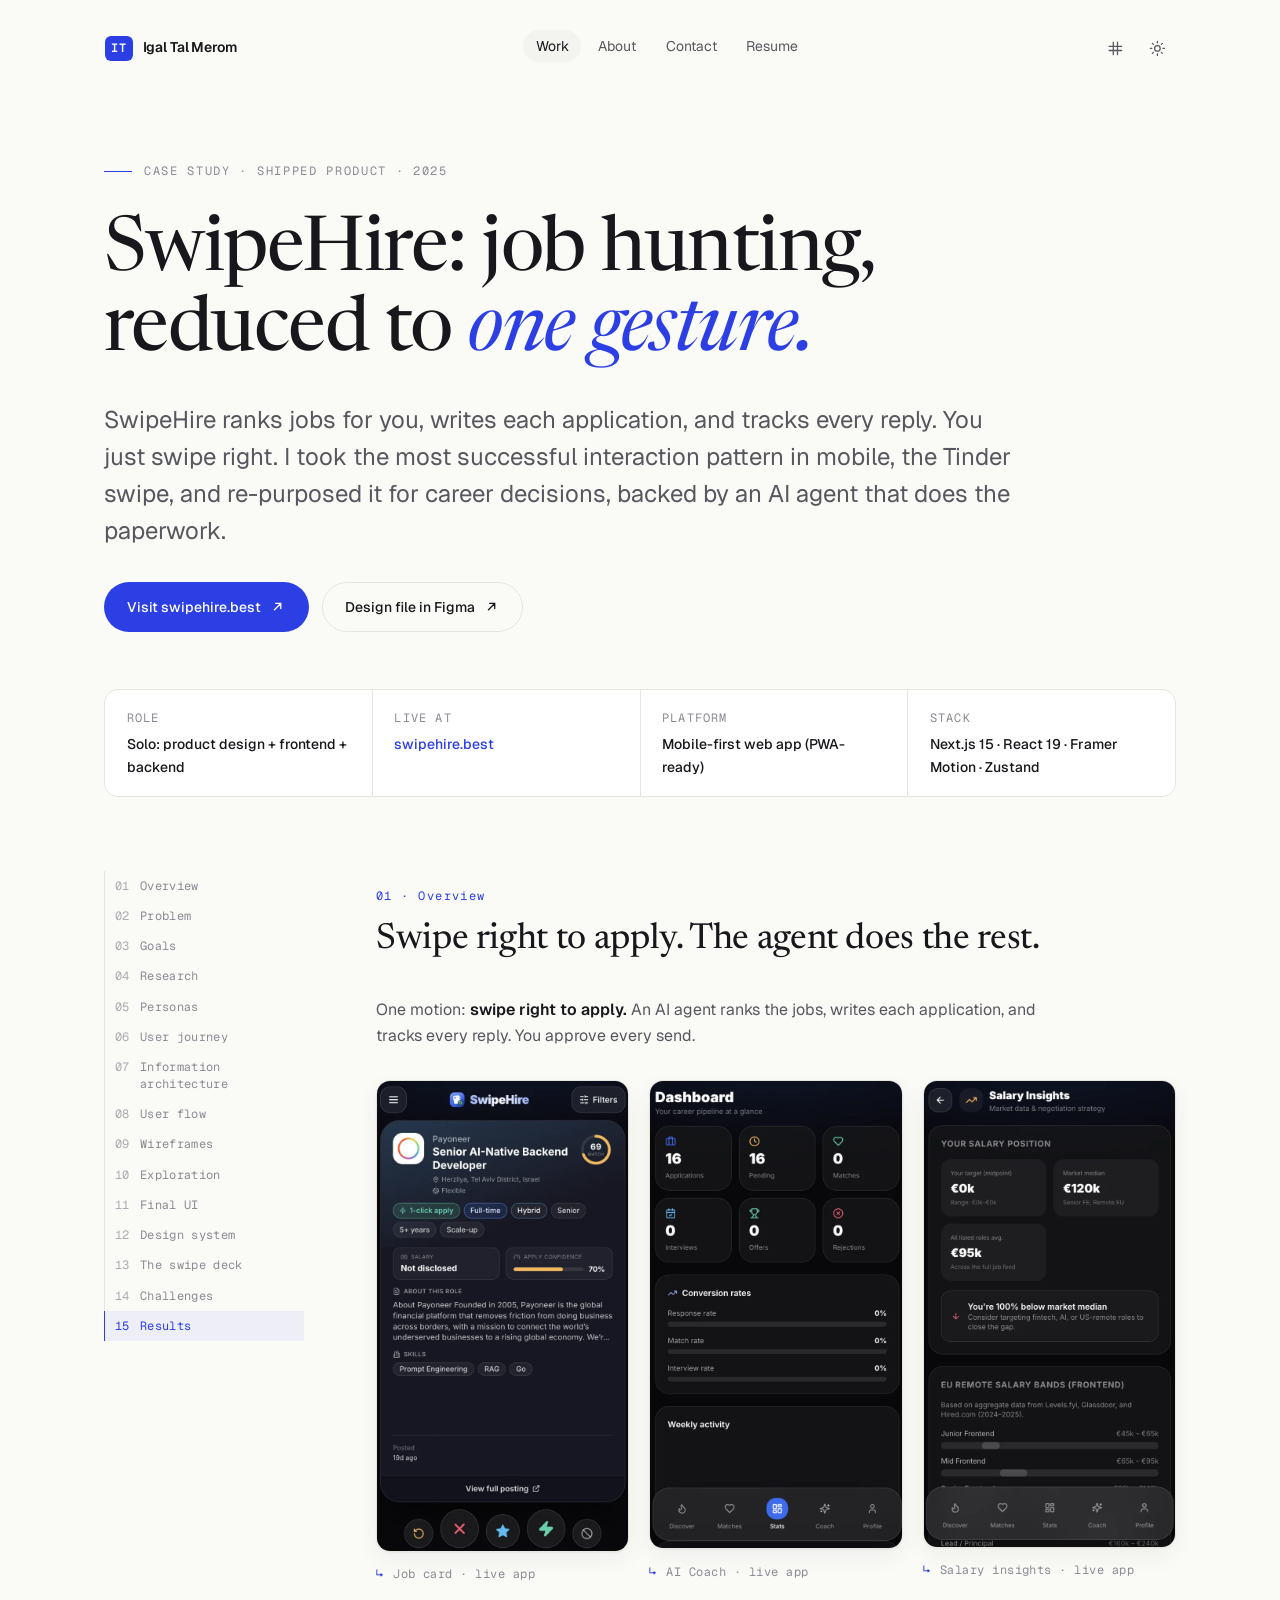
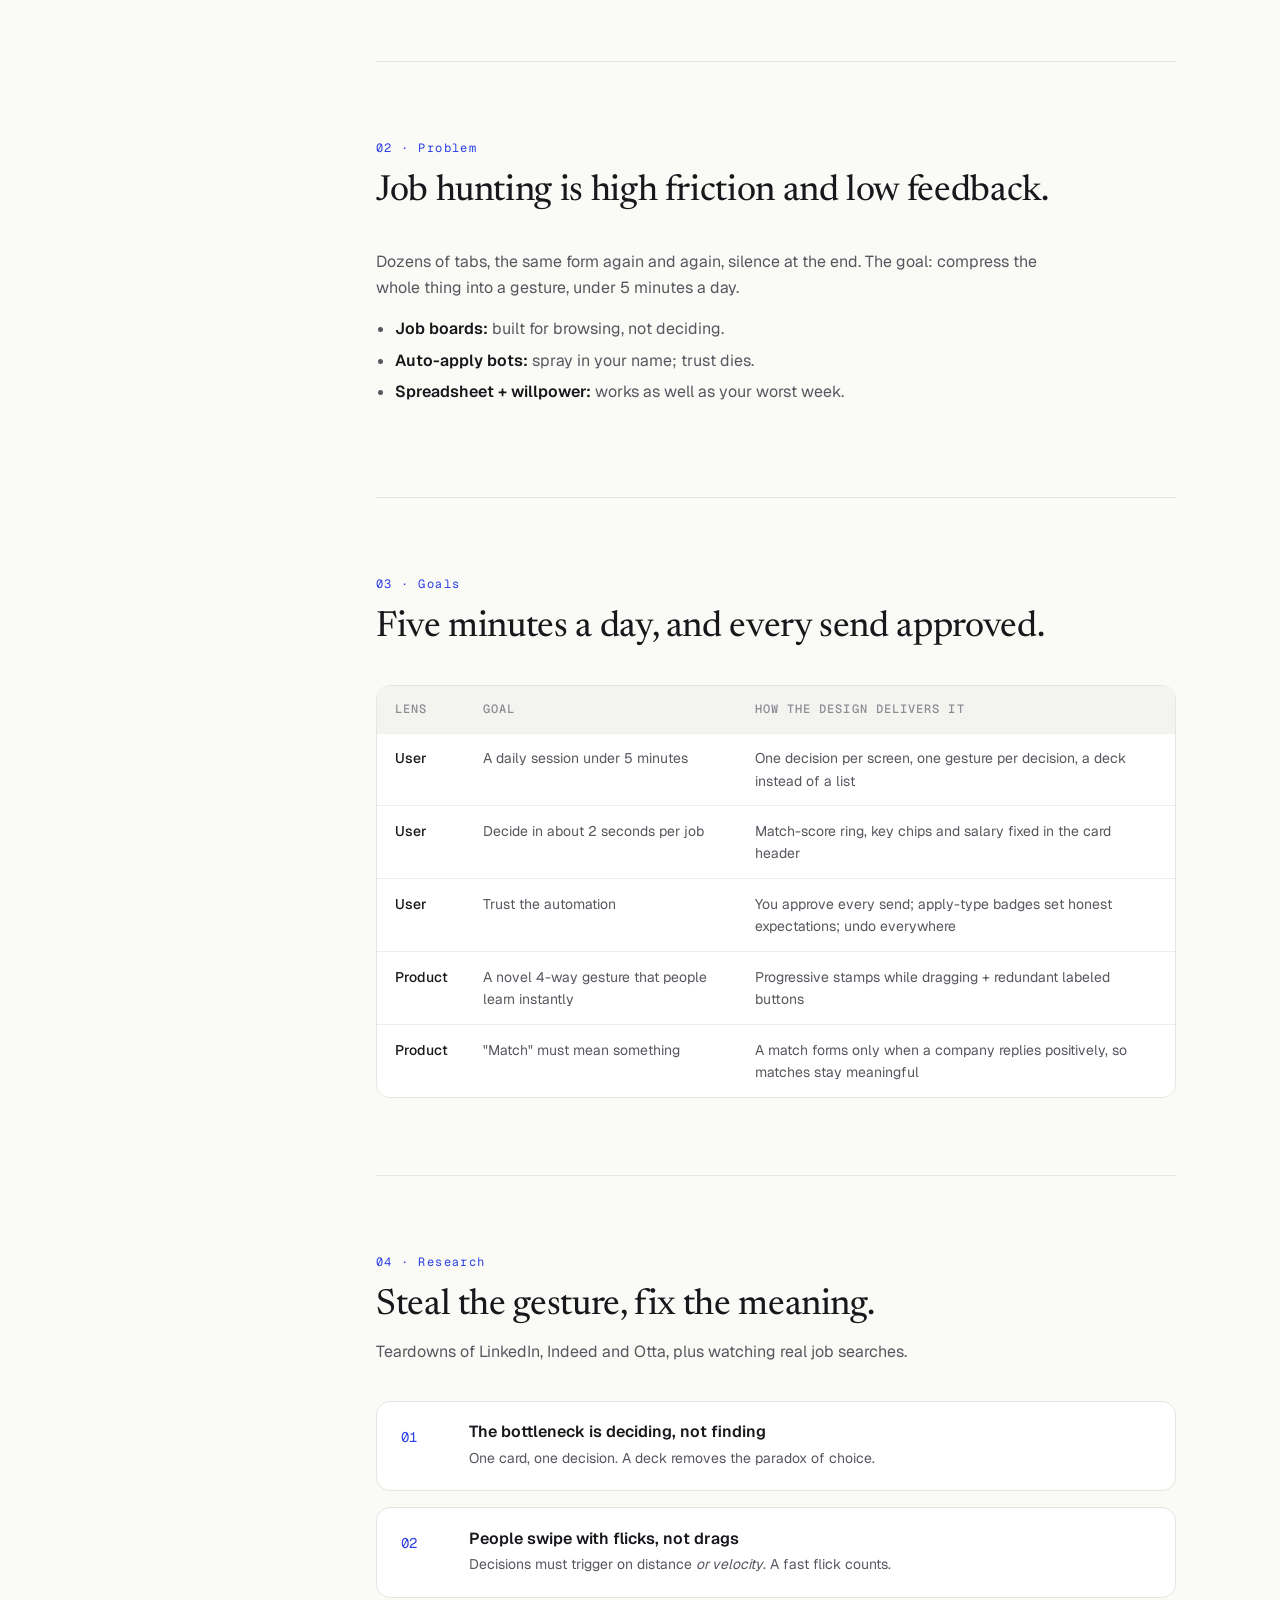
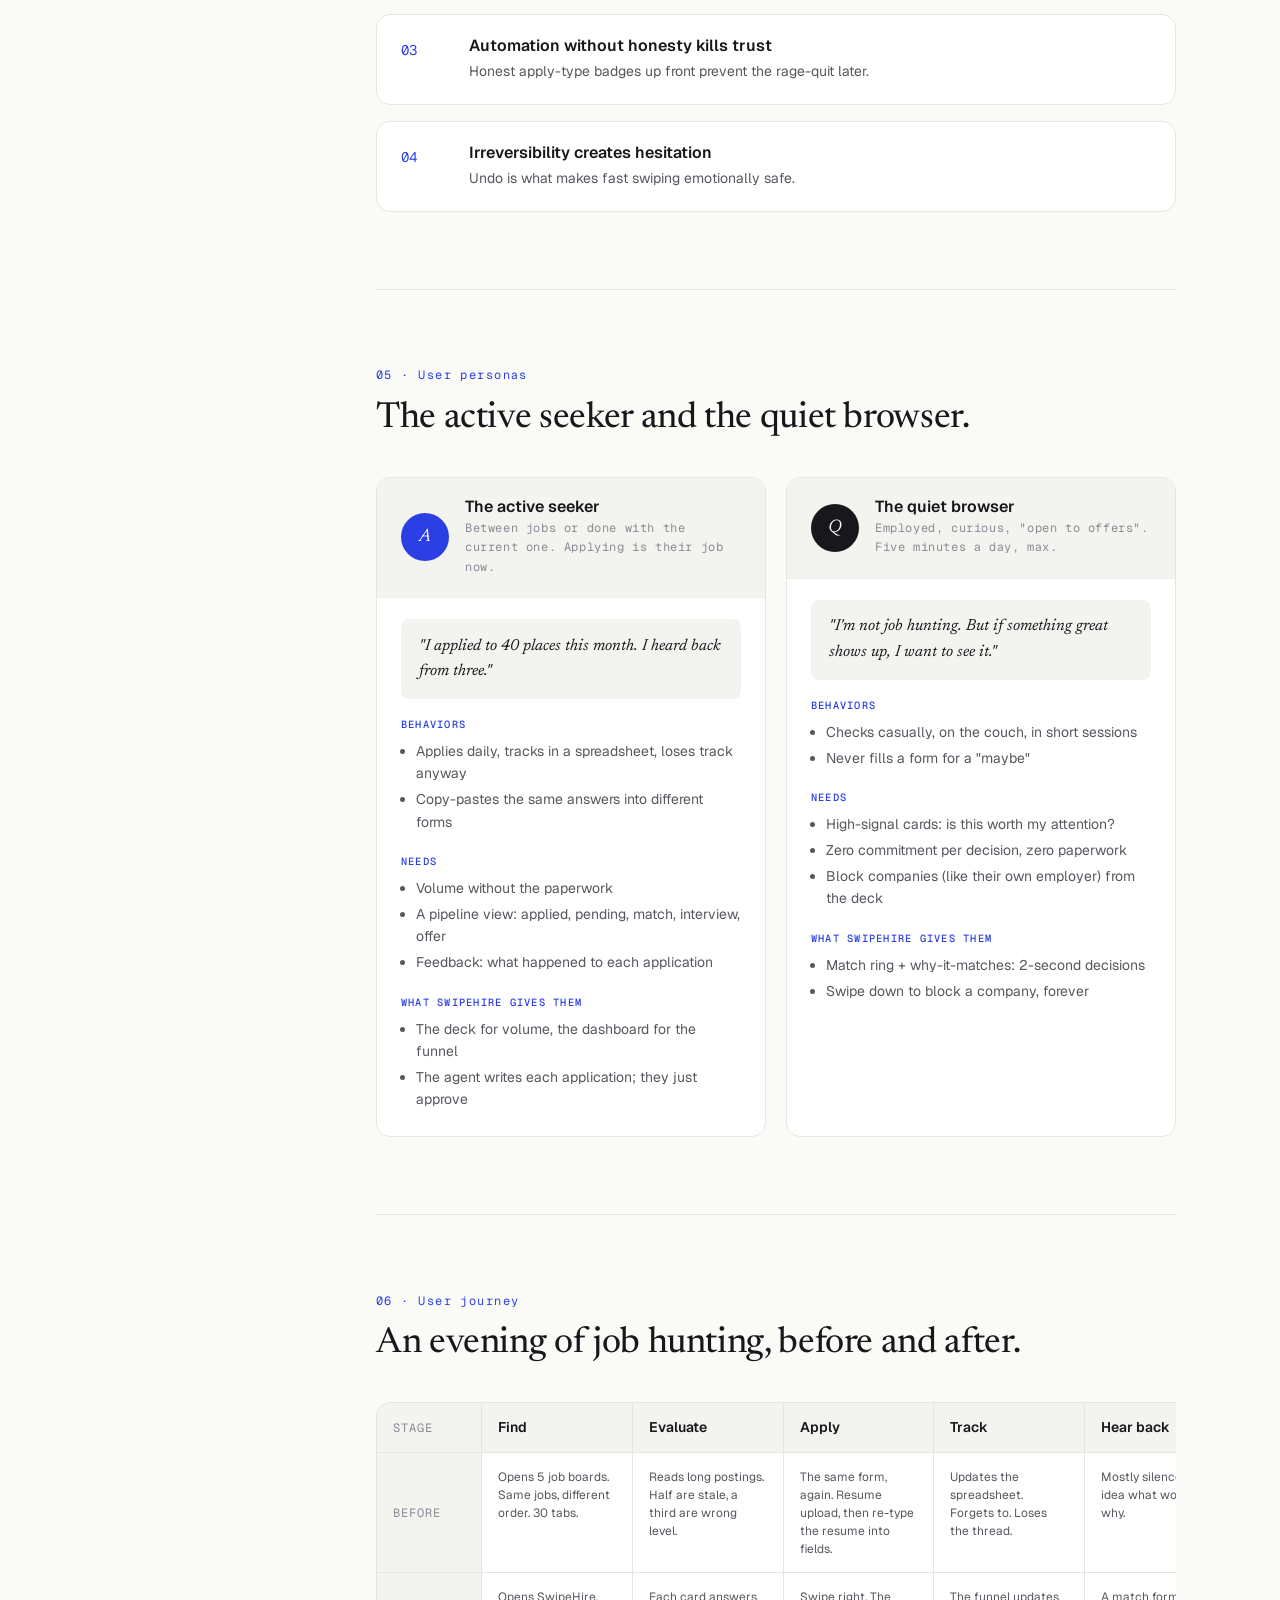
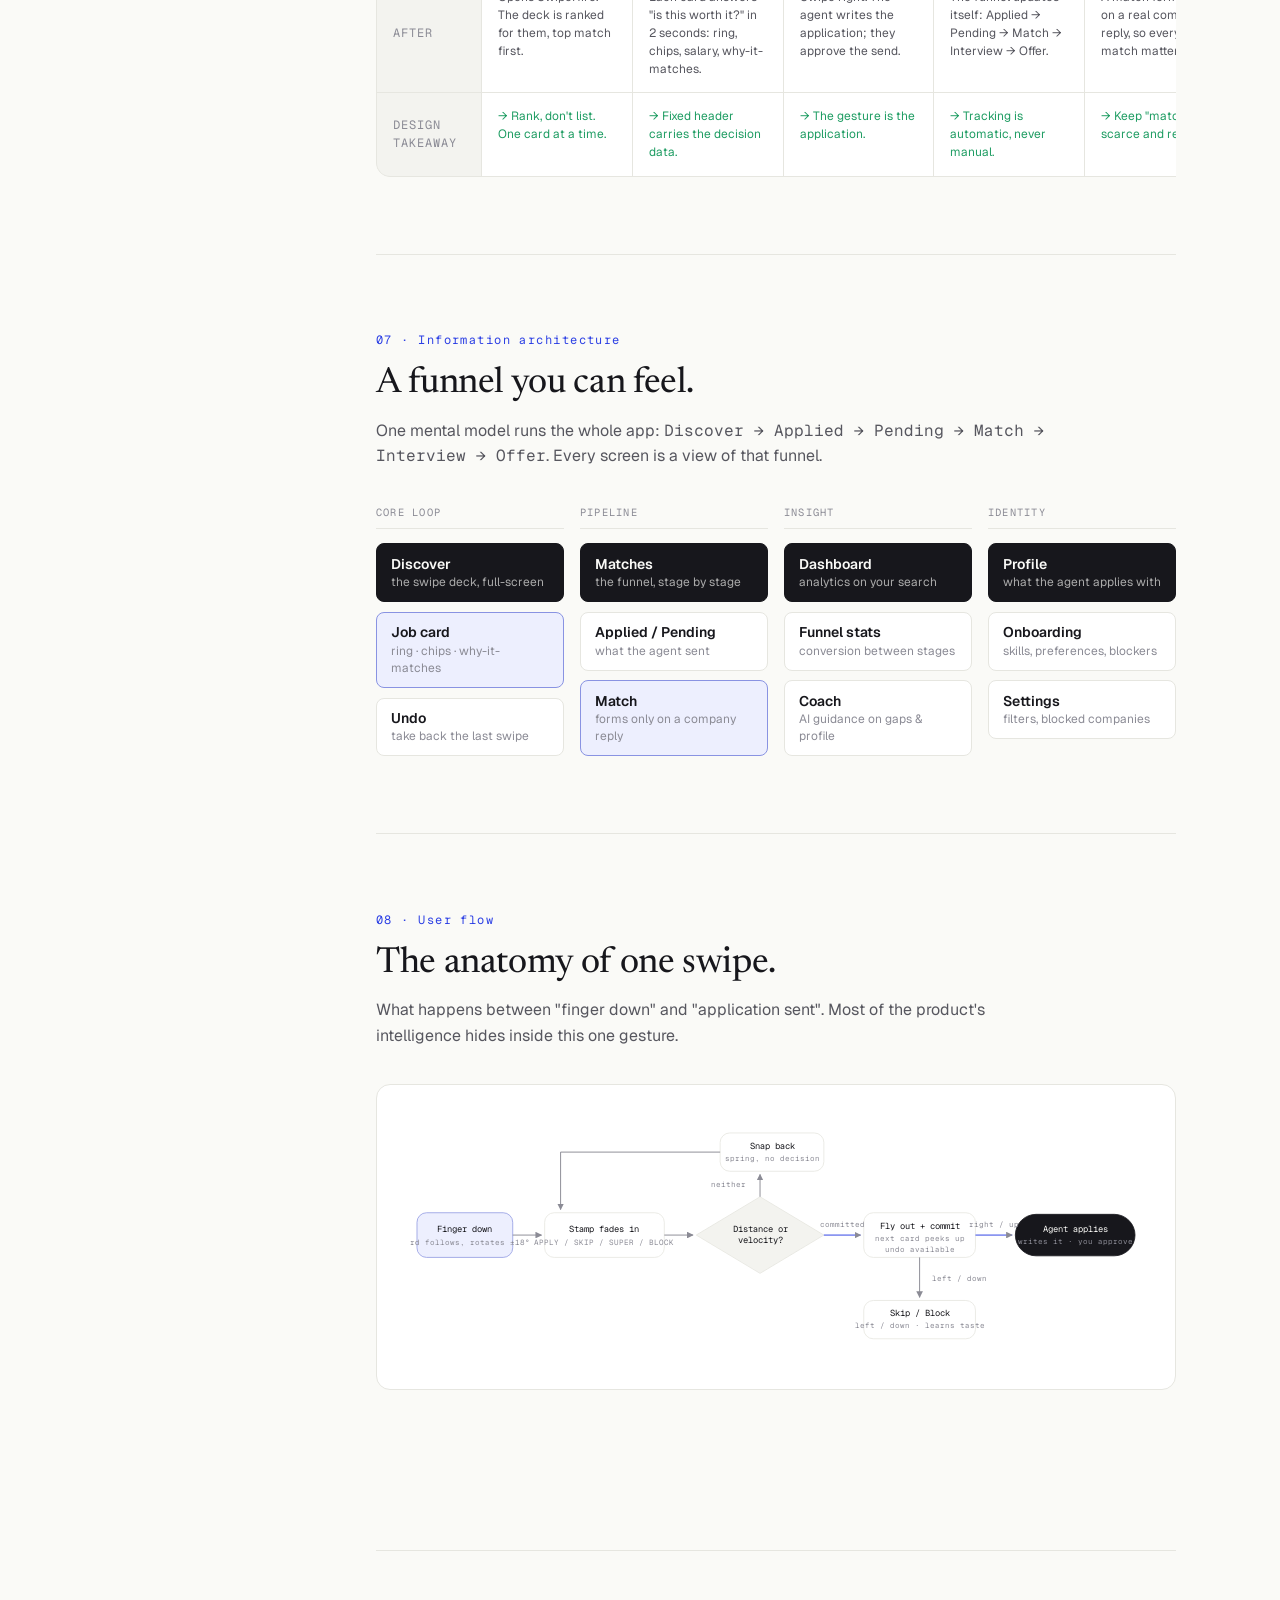
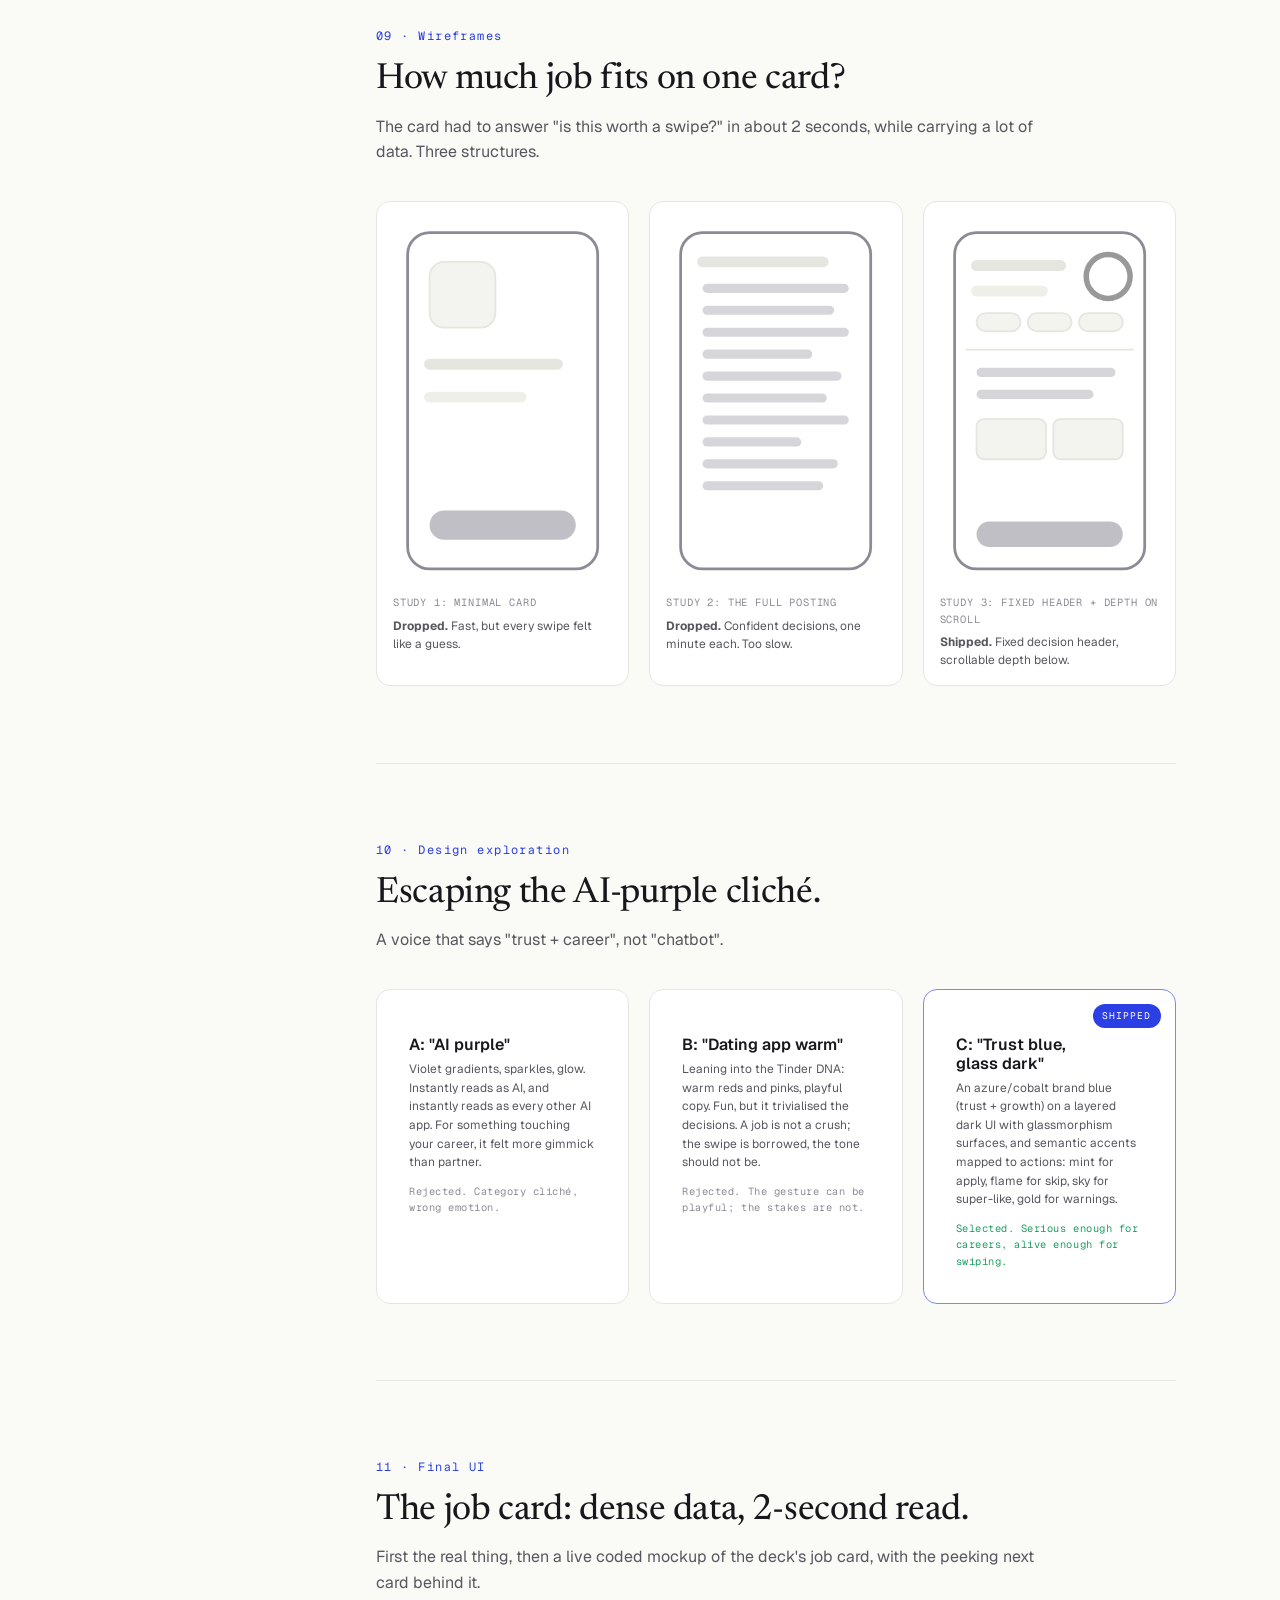
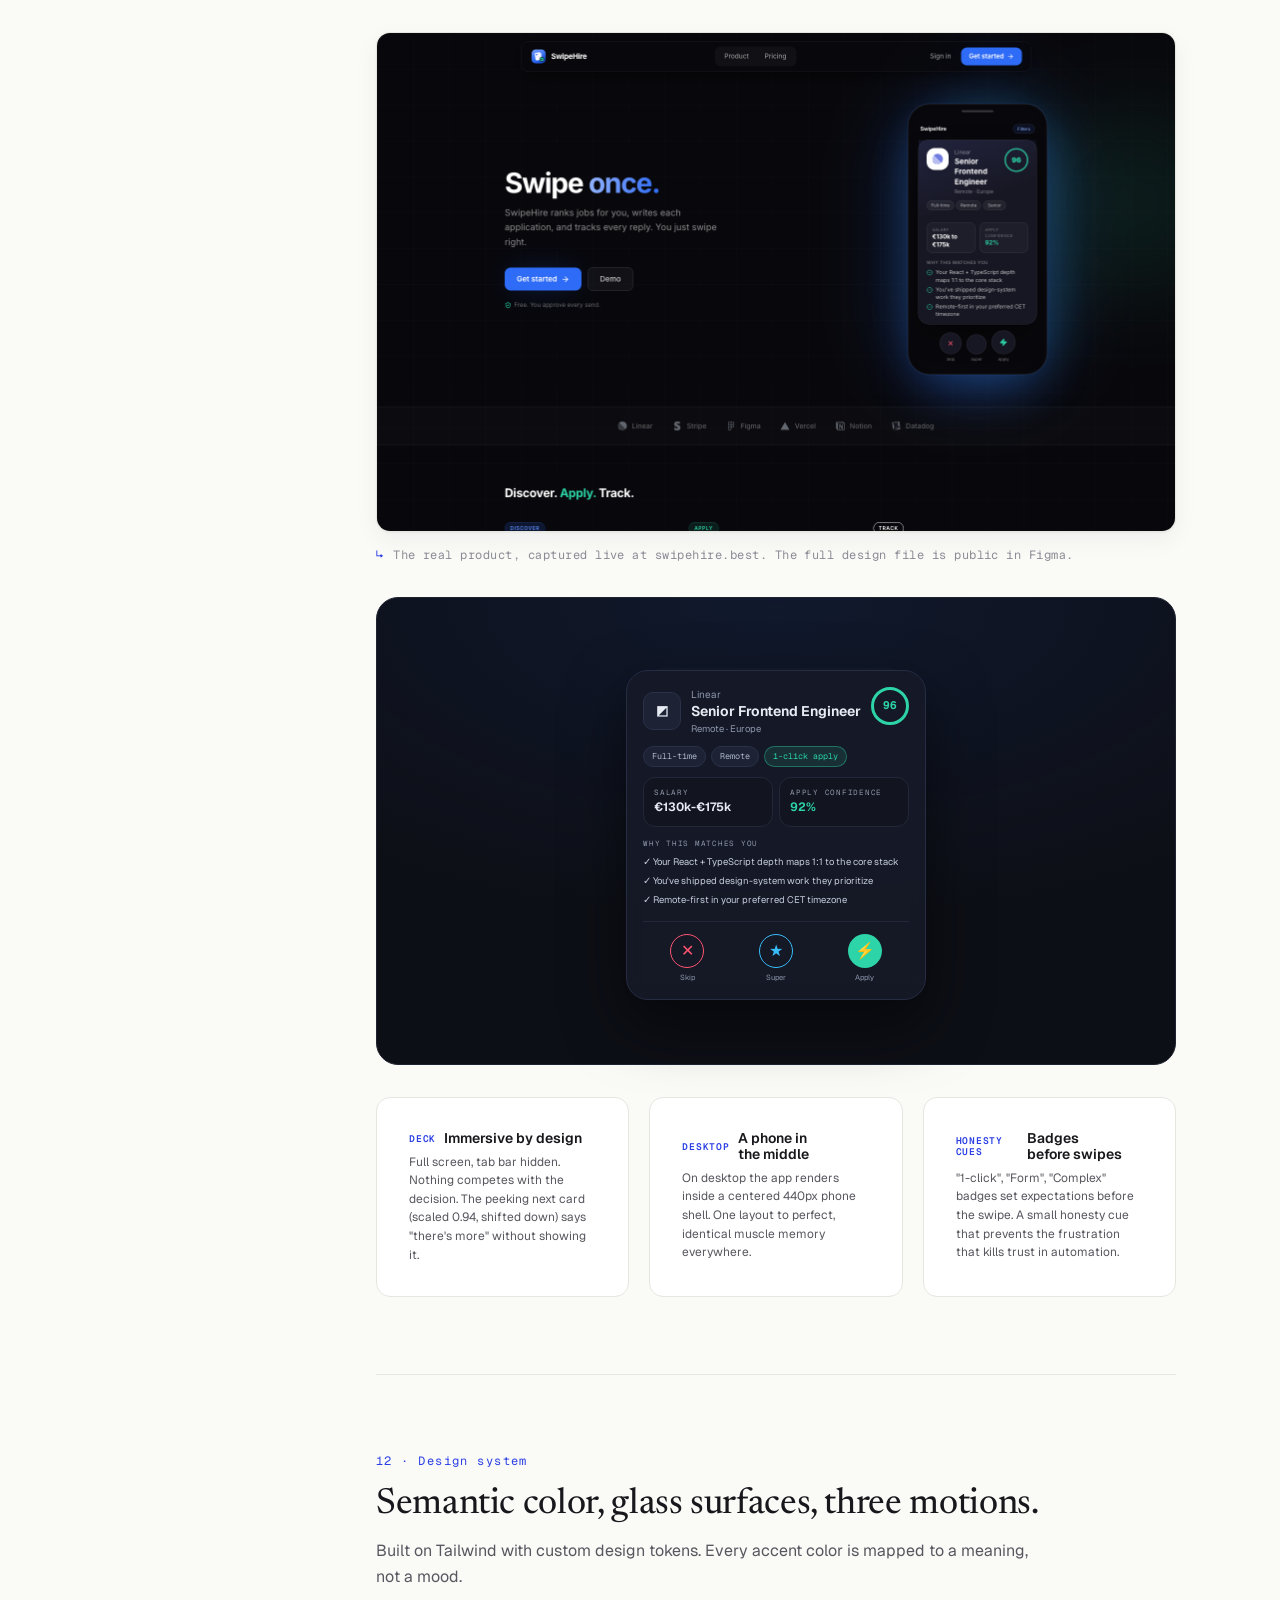
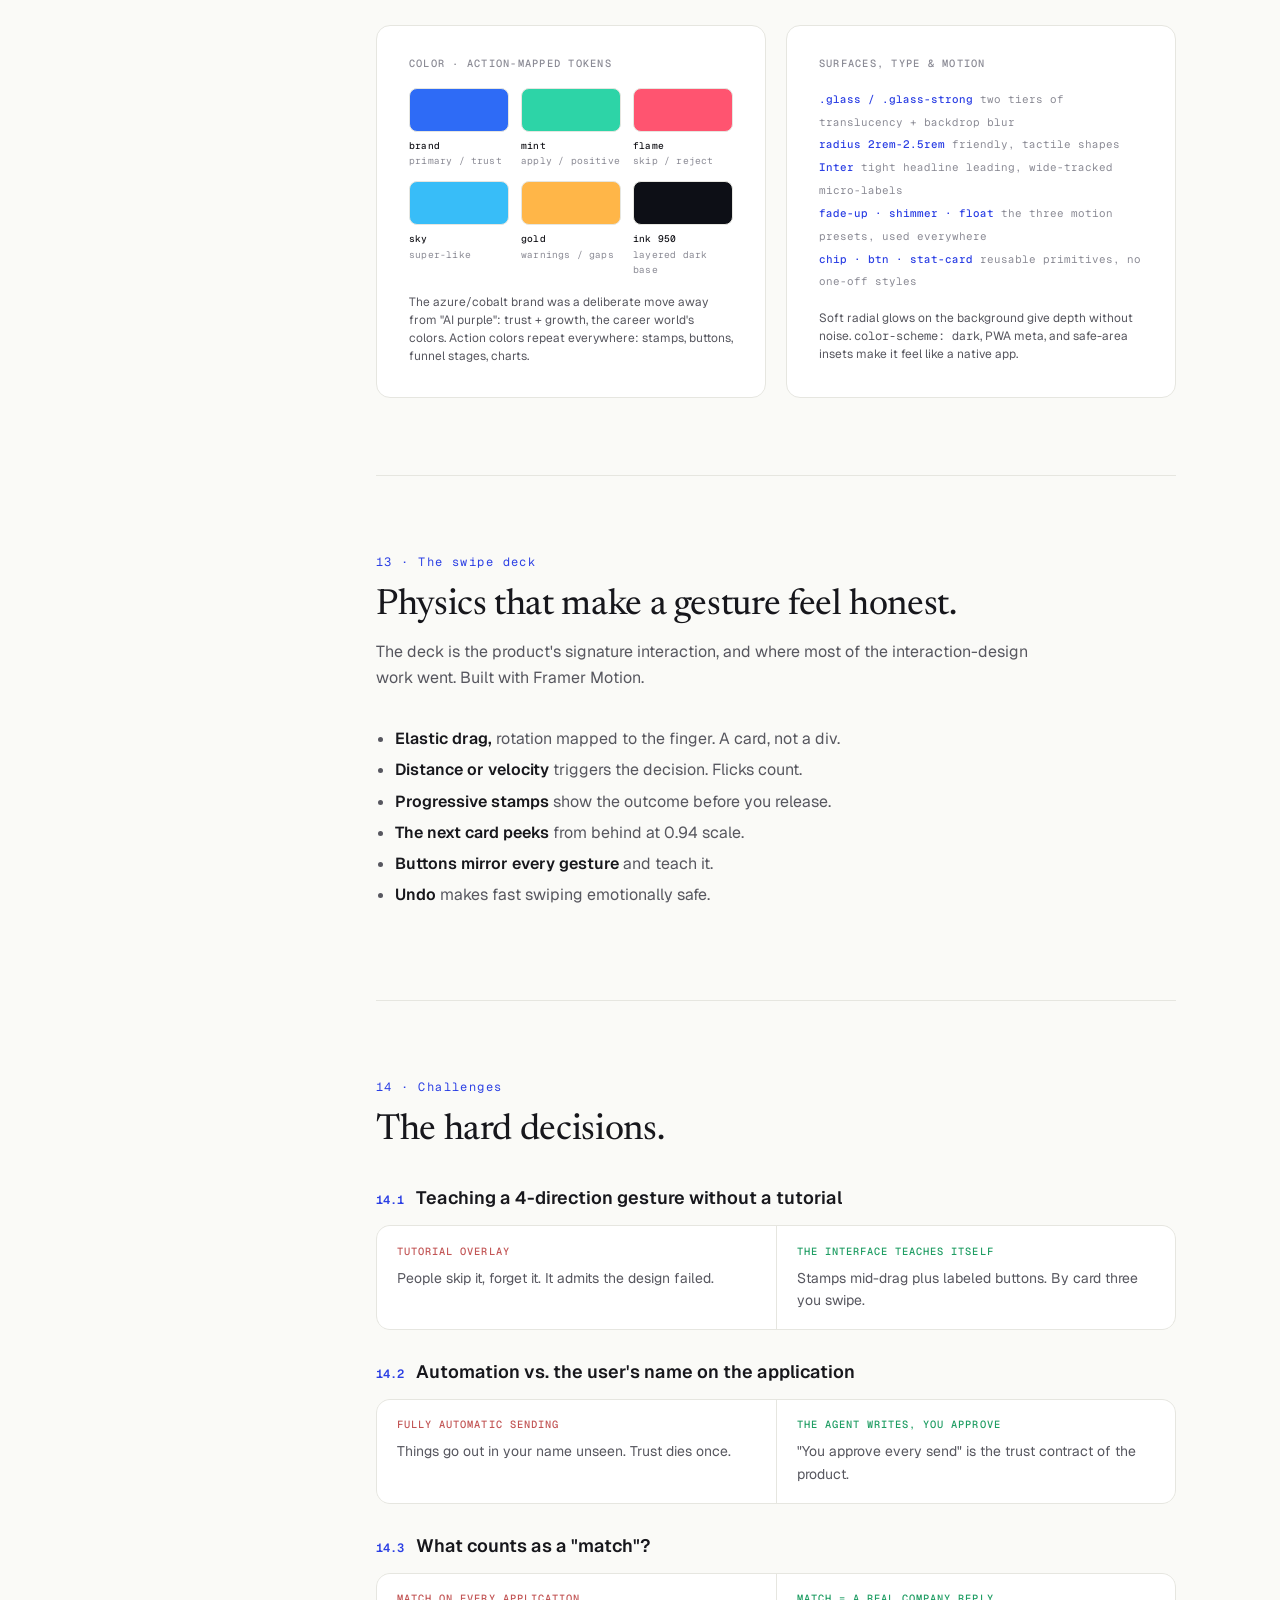
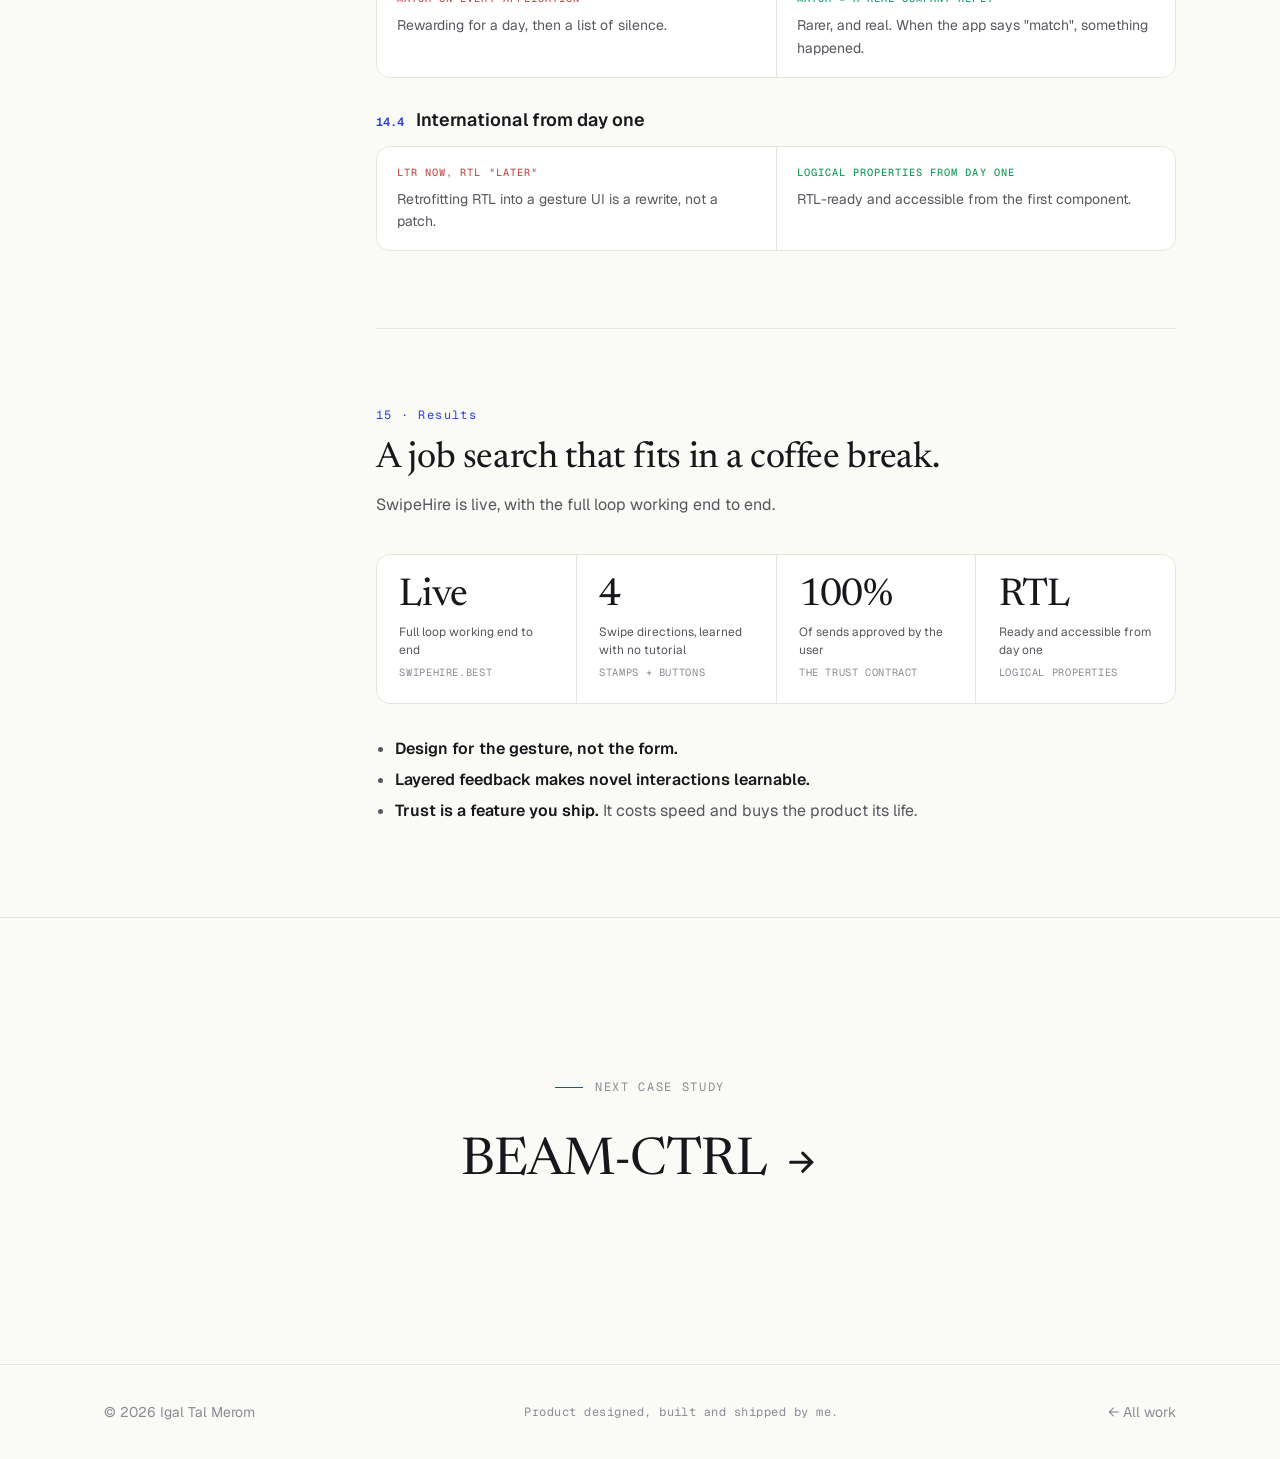
<file: work/swipehire.html>
<!DOCTYPE html>
<html lang="en" data-theme="light" data-blueprint="off">
<head>
  <meta charset="UTF-8" />
  <meta name="viewport" content="width=device-width, initial-scale=1.0" />
  <title>SwipeHire | Case Study | Igal Tal Merom</title>
  <meta name="description" content="Case study: SwipeHire, Tinder-style job discovery powered by an AI career agent. Swipe right to apply; the agent does the paperwork." />
  <script>
    (function () {
      var t = localStorage.getItem("theme");
      if (!t) t = matchMedia("(prefers-color-scheme: dark)").matches ? "dark" : "light";
      document.documentElement.setAttribute("data-theme", t);
    })();
  </script>
  <link rel="preconnect" href="https://fonts.googleapis.com" />
  <link rel="preconnect" href="https://fonts.gstatic.com" crossorigin />
  <link href="https://fonts.googleapis.com/css2?family=Newsreader:ital,opsz,wght@0,6..72,400..600;1,6..72,400..600&family=Geist:wght@400..700&family=Geist+Mono:wght@400..600&display=swap" rel="stylesheet" />
  <link rel="stylesheet" href="../css/main.css" />
  <link rel="stylesheet" href="../css/case.css" />
  <link rel="icon" href="data:image/svg+xml,<svg xmlns='http://www.w3.org/2000/svg' viewBox='0 0 100 100'><rect width='100' height='100' rx='22' fill='%232B3FE4'/><text x='50' y='68' font-size='52' font-family='monospace' fill='white' text-anchor='middle'>IT</text></svg>" />
</head>
<body>
  <div class="progress" aria-hidden="true"></div>
  <a class="skip-link" href="#overview">Skip to case study</a>

  <header class="nav" aria-label="Primary">
    <div class="nav-inner">
      <a class="brand" href="../index.html"><span class="mark">IT</span> Igal Tal Merom</a>
      <nav>
        <ul class="nav-links">
          <li><a href="../index.html#work" aria-current="page">Work</a></li>
          <li><a href="../index.html#about">About</a></li>
          <li><a href="../index.html#contact">Contact</a></li>
          <li><a href="../resume.html">Resume</a></li>
        </ul>
      </nav>
      <div class="nav-actions">
        <button class="icon-btn bp-btn" data-blueprint-toggle aria-pressed="false" title="Blueprint mode" aria-label="Toggle blueprint mode">
          <svg viewBox="0 0 24 24" fill="none" stroke="currentColor" stroke-width="1.8" stroke-linecap="round"><path d="M3 9h18M3 15h18M9 3v18M15 3v18"/></svg>
        </button>
        <button class="icon-btn" data-theme-toggle aria-label="Toggle theme">
          <svg class="sun" viewBox="0 0 24 24" fill="none" stroke="currentColor" stroke-width="1.8" stroke-linecap="round"><circle cx="12" cy="12" r="4"/><path d="M12 2v2m0 16v2M4.9 4.9l1.4 1.4m11.4 11.4 1.4 1.4M2 12h2m16 0h2M4.9 19.1l1.4-1.4M17.7 6.3l1.4-1.4"/></svg>
          <svg class="moon" viewBox="0 0 24 24" fill="none" stroke="currentColor" stroke-width="1.8" stroke-linecap="round"><path d="M21 12.8A9 9 0 1 1 11.2 3a7 7 0 0 0 9.8 9.8Z"/></svg>
        </button>
        <button class="icon-btn menu-btn" data-menu-toggle aria-expanded="false" aria-label="Open menu">
          <svg class="ic-open" viewBox="0 0 24 24" fill="none" stroke="currentColor" stroke-width="1.8" stroke-linecap="round"><path d="M4 7h16M4 12h16M4 17h16"/></svg>
          <svg class="ic-close" viewBox="0 0 24 24" fill="none" stroke="currentColor" stroke-width="1.8" stroke-linecap="round"><path d="M6 6l12 12M18 6 6 18"/></svg>
        </button>
      </div>
    </div>
  </header>

  <main>
    <section class="case-hero container">
      <p class="eyebrow reveal">Case study · Shipped product · 2025</p>
      <h1 class="reveal" style="--d: 80ms">SwipeHire: job hunting, reduced to <em>one gesture.</em></h1>
      <p class="lede reveal" style="--d: 160ms">
        SwipeHire ranks jobs for you, writes each application, and tracks every reply.
        You just swipe right. I took the most successful interaction pattern in mobile,
        the Tinder swipe, and re-purposed it for career decisions, backed by an AI agent
        that does the paperwork.
      </p>
      <div class="hero-ctas reveal" style="--d: 200ms; margin-top: 2rem;">
        <a class="btn btn-accent" href="https://swipehire.best" target="_blank" rel="noopener">Visit swipehire.best
          <svg viewBox="0 0 24 24" fill="none" stroke="currentColor" stroke-width="2" stroke-linecap="round"><path d="M7 17 17 7M9 7h8v8"/></svg>
        </a>
        <a class="btn btn-ghost" href="https://www.figma.com/design/0j88FNgUM4Ern0n7QQ7pJt/SwipeHire?node-id=0-1" target="_blank" rel="noopener">Design file in Figma
          <svg viewBox="0 0 24 24" fill="none" stroke="currentColor" stroke-width="2" stroke-linecap="round"><path d="M7 17 17 7M9 7h8v8"/></svg>
        </a>
      </div>
      <dl class="case-meta reveal" style="--d: 240ms">
        <div><dt>Role</dt><dd>Solo: product design + frontend + backend</dd></div>
        <div><dt>Live at</dt><dd><a href="https://swipehire.best" target="_blank" rel="noopener" style="color:var(--accent); text-decoration:none;">swipehire.best</a></dd></div>
        <div><dt>Platform</dt><dd>Mobile-first web app (PWA-ready)</dd></div>
        <div><dt>Stack</dt><dd>Next.js 15 · React 19 · Framer Motion · Zustand</dd></div>
      </dl>
    </section>

    <div class="container">
      <div class="case-layout">
        <nav class="toc" aria-label="Case study contents">
          <ol>
            <li><a href="#overview"><span class="n">01</span>Overview</a></li>
            <li><a href="#problem"><span class="n">02</span>Problem</a></li>
            <li><a href="#goals"><span class="n">03</span>Goals</a></li>
            <li><a href="#research"><span class="n">04</span>Research</a></li>
            <li><a href="#personas"><span class="n">05</span>Personas</a></li>
            <li><a href="#journey"><span class="n">06</span>User journey</a></li>
            <li><a href="#ia"><span class="n">07</span>Information architecture</a></li>
            <li><a href="#flow"><span class="n">08</span>User flow</a></li>
            <li><a href="#wireframes"><span class="n">09</span>Wireframes</a></li>
            <li><a href="#exploration"><span class="n">10</span>Exploration</a></li>
            <li><a href="#final-ui"><span class="n">11</span>Final UI</a></li>
            <li><a href="#design-system"><span class="n">12</span>Design system</a></li>
            <li><a href="#prototype"><span class="n">13</span>The swipe deck</a></li>
            <li><a href="#challenges"><span class="n">14</span>Challenges</a></li>
            <li><a href="#results"><span class="n">15</span>Results</a></li>
          </ol>
        </nav>

        <div>
          <section class="cs" id="overview">
            <div class="cs-head reveal">
              <span class="num">01 · Overview</span>
              <h2>Swipe right to apply. The agent does the rest.</h2>
            </div>
            <div class="prose reveal">
              <p>
                One motion: <strong>swipe right to apply.</strong> An AI agent ranks the jobs,
                writes each application, and tracks every reply. You approve every send.
              </p>
            </div>
            <div class="grid-3">
              <figure class="figure reveal" style="margin-top:0">
                <div class="shot"><img src="../assets/shots/swipehire-app-card.webp" alt="SwipeHire job card with match ring, salary and skills" width="640" height="1195" loading="lazy" decoding="async" /></div>
                <figcaption>Job card · live app</figcaption>
              </figure>
              <figure class="figure reveal" style="margin-top:0; --d: 80ms">
                <div class="shot"><img src="../assets/shots/swipehire-app-coach.webp" alt="SwipeHire AI career coach with pipeline insight and goals" width="640" height="1189" loading="lazy" decoding="async" /></div>
                <figcaption>AI Coach · live app</figcaption>
              </figure>
              <figure class="figure reveal" style="margin-top:0; --d: 160ms">
                <div class="shot"><img src="../assets/shots/swipehire-app-salary.webp" alt="SwipeHire salary insights with market bands" width="640" height="1185" loading="lazy" decoding="async" /></div>
                <figcaption>Salary insights · live app</figcaption>
              </figure>
            </div>
          </section>

          <section class="cs" id="problem">
            <div class="cs-head reveal">
              <span class="num">02 · Problem</span>
              <h2>Job hunting is high friction and low feedback.</h2>
            </div>
            <div class="prose reveal">
              <p>
                Dozens of tabs, the same form again and again, silence at the end.
                The goal: compress the whole thing into a gesture, under 5 minutes a day.
              </p>
              <ul>
                <li><strong>Job boards:</strong> built for browsing, not deciding.</li>
                <li><strong>Auto-apply bots:</strong> spray in your name; trust dies.</li>
                <li><strong>Spreadsheet + willpower:</strong> works as well as your worst week.</li>
              </ul>
            </div>
          </section>

          <section class="cs" id="goals">
            <div class="cs-head reveal">
              <span class="num">03 · Goals</span>
              <h2>Five minutes a day, and every send approved.</h2>
            </div>
            <div class="table-wrap reveal">
              <table class="data">
                <thead><tr><th>Lens</th><th>Goal</th><th>How the design delivers it</th></tr></thead>
                <tbody>
                  <tr><td>User</td><td>A daily session under 5 minutes</td><td>One decision per screen, one gesture per decision, a deck instead of a list</td></tr>
                  <tr><td>User</td><td>Decide in about 2 seconds per job</td><td>Match-score ring, key chips and salary fixed in the card header</td></tr>
                  <tr><td>User</td><td>Trust the automation</td><td>You approve every send; apply-type badges set honest expectations; undo everywhere</td></tr>
                  <tr><td>Product</td><td>A novel 4-way gesture that people learn instantly</td><td>Progressive stamps while dragging + redundant labeled buttons</td></tr>
                  <tr><td>Product</td><td>"Match" must mean something</td><td>A match forms only when a company replies positively, so matches stay meaningful</td></tr>
                </tbody>
              </table>
            </div>
          </section>

          <section class="cs" id="research">
            <div class="cs-head reveal">
              <span class="num">04 · Research</span>
              <h2>Steal the gesture, fix the meaning.</h2>
              <p class="cs-sub">Teardowns of LinkedIn, Indeed and Otta, plus watching real job searches.</p>
            </div>
            <div class="insights">
              <div class="insight reveal"><div><h4>The bottleneck is deciding, not finding</h4><p>One card, one decision. A deck removes the paradox of choice.</p></div></div>
              <div class="insight reveal" style="--d: 60ms"><div><h4>People swipe with flicks, not drags</h4><p>Decisions must trigger on distance <em>or velocity</em>. A fast flick counts.</p></div></div>
              <div class="insight reveal" style="--d: 120ms"><div><h4>Automation without honesty kills trust</h4><p>Honest apply-type badges up front prevent the rage-quit later.</p></div></div>
              <div class="insight reveal" style="--d: 180ms"><div><h4>Irreversibility creates hesitation</h4><p>Undo is what makes fast swiping emotionally safe.</p></div></div>
            </div>
          </section>

          <section class="cs" id="personas">
            <div class="cs-head reveal">
              <span class="num">05 · User personas</span>
              <h2>The active seeker and the quiet browser.</h2>
            </div>
            <div class="grid-2">
              <article class="persona reveal">
                <div class="persona-head">
                  <div class="persona-avatar" aria-hidden="true">A</div>
                  <div><h4>The active seeker</h4><div class="role">Between jobs or done with the current one. Applying is their job now.</div></div>
                </div>
                <div class="persona-body">
                  <div class="persona-quote">"I applied to 40 places this month. I heard back from three."</div>
                  <div><h5>Behaviors</h5><ul><li>Applies daily, tracks in a spreadsheet, loses track anyway</li><li>Copy-pastes the same answers into different forms</li></ul></div>
                  <div><h5>Needs</h5><ul><li>Volume without the paperwork</li><li>A pipeline view: applied, pending, match, interview, offer</li><li>Feedback: what happened to each application</li></ul></div>
                  <div><h5>What SwipeHire gives them</h5><ul><li>The deck for volume, the dashboard for the funnel</li><li>The agent writes each application; they just approve</li></ul></div>
                </div>
              </article>
              <article class="persona reveal" style="--d: 100ms">
                <div class="persona-head">
                  <div class="persona-avatar alt" aria-hidden="true">Q</div>
                  <div><h4>The quiet browser</h4><div class="role">Employed, curious, "open to offers". Five minutes a day, max.</div></div>
                </div>
                <div class="persona-body">
                  <div class="persona-quote">"I'm not job hunting. But if something great shows up, I want to see it."</div>
                  <div><h5>Behaviors</h5><ul><li>Checks casually, on the couch, in short sessions</li><li>Never fills a form for a "maybe"</li></ul></div>
                  <div><h5>Needs</h5><ul><li>High-signal cards: is this worth my attention?</li><li>Zero commitment per decision, zero paperwork</li><li>Block companies (like their own employer) from the deck</li></ul></div>
                  <div><h5>What SwipeHire gives them</h5><ul><li>Match ring + why-it-matches: 2-second decisions</li><li>Swipe down to block a company, forever</li></ul></div>
                </div>
              </article>
            </div>
          </section>

          <section class="cs" id="journey">
            <div class="cs-head reveal">
              <span class="num">06 · User journey</span>
              <h2>An evening of job hunting, before and after.</h2>
            </div>
            <div class="scroll-x reveal">
              <div class="journey" role="table" aria-label="User journey map">
                <div class="jh">Stage</div>
                <div class="stage">Find</div><div class="stage">Evaluate</div><div class="stage">Apply</div><div class="stage">Track</div><div class="stage">Hear back</div>
                <div class="jh">Before</div>
                <div>Opens 5 job boards. Same jobs, different order. 30 tabs.</div>
                <div>Reads long postings. Half are stale, a third are wrong level.</div>
                <div>The same form, again. Resume upload, then re-type the resume into fields.</div>
                <div>Updates the spreadsheet. Forgets to. Loses the thread.</div>
                <div>Mostly silence. No idea what worked or why.</div>
                <div class="jh">After</div>
                <div>Opens SwipeHire. The deck is ranked for them, top match first.</div>
                <div>Each card answers "is this worth it?" in 2 seconds: ring, chips, salary, why-it-matches.</div>
                <div>Swipe right. The agent writes the application; they approve the send.</div>
                <div>The funnel updates itself: Applied → Pending → Match → Interview → Offer.</div>
                <div>A match forms only on a real company reply, so every match matters.</div>
                <div class="jh">Design takeaway</div>
                <div class="opp">Rank, don't list. One card at a time.</div>
                <div class="opp">Fixed header carries the decision data.</div>
                <div class="opp">The gesture is the application.</div>
                <div class="opp">Tracking is automatic, never manual.</div>
                <div class="opp">Keep "match" scarce and real.</div>
              </div>
            </div>
          </section>

          <section class="cs" id="ia">
            <div class="cs-head reveal">
              <span class="num">07 · Information architecture</span>
              <h2>A funnel you can feel.</h2>
              <p class="cs-sub">One mental model runs the whole app: <span class="mono">Discover → Applied → Pending → Match → Interview → Offer</span>. Every screen is a view of that funnel.</p>
            </div>
            <div class="scroll-x reveal">
              <div class="ia-tree" role="img" aria-label="Information architecture: Discover swipe deck, Matches pipeline, Dashboard analytics, Coach and Profile">
                <div class="ia-col">
                  <div class="ia-col-title">Core loop</div>
                  <div class="ia-node root"><b>Discover</b><span>the swipe deck, full-screen</span></div>
                  <div class="ia-node hot"><b>Job card</b><span>ring · chips · why-it-matches</span></div>
                  <div class="ia-node"><b>Undo</b><span>take back the last swipe</span></div>
                </div>
                <div class="ia-col">
                  <div class="ia-col-title">Pipeline</div>
                  <div class="ia-node root"><b>Matches</b><span>the funnel, stage by stage</span></div>
                  <div class="ia-node"><b>Applied / Pending</b><span>what the agent sent</span></div>
                  <div class="ia-node hot"><b>Match</b><span>forms only on a company reply</span></div>
                </div>
                <div class="ia-col">
                  <div class="ia-col-title">Insight</div>
                  <div class="ia-node root"><b>Dashboard</b><span>analytics on your search</span></div>
                  <div class="ia-node"><b>Funnel stats</b><span>conversion between stages</span></div>
                  <div class="ia-node"><b>Coach</b><span>AI guidance on gaps &amp; profile</span></div>
                </div>
                <div class="ia-col">
                  <div class="ia-col-title">Identity</div>
                  <div class="ia-node root"><b>Profile</b><span>what the agent applies with</span></div>
                  <div class="ia-node"><b>Onboarding</b><span>skills, preferences, blockers</span></div>
                  <div class="ia-node"><b>Settings</b><span>filters, blocked companies</span></div>
                </div>
              </div>
            </div>

          </section>

          <section class="cs" id="flow">
            <div class="cs-head reveal">
              <span class="num">08 · User flow</span>
              <h2>The anatomy of one swipe.</h2>
              <p class="cs-sub">What happens between "finger down" and "application sent". Most of the product's intelligence hides inside this one gesture.</p>
            </div>
            <div class="panel reveal scroll-x">
              <svg class="flow-svg" viewBox="0 0 920 300" role="img" aria-label="Flow: drag a card, stamps fade in with distance, release triggers on distance or velocity, right swipe sends to the agent which writes the application for approval">
                <defs>
                  <marker id="arrow" viewBox="0 0 10 10" refX="9" refY="5" markerWidth="7" markerHeight="7" orient="auto-start-reverse">
                    <path d="M0 0 L10 5 L0 10 z" class="arrowhead"/>
                  </marker>
                </defs>
                <rect class="node-accent" x="10" y="120" width="120" height="56" rx="12"/>
                <text x="70" y="144" text-anchor="middle">Finger down</text>
                <text x="70" y="160" text-anchor="middle" class="t-dim">card follows, rotates ±18°</text>

                <rect class="node" x="170" y="120" width="150" height="56" rx="12"/>
                <text x="245" y="144" text-anchor="middle">Stamp fades in</text>
                <text x="245" y="160" text-anchor="middle" class="t-dim">APPLY / SKIP / SUPER / BLOCK</text>

                <polygon class="decision" points="440,100 520,148 440,196 360,148"/>
                <text x="440" y="144" text-anchor="middle">Distance or</text>
                <text x="440" y="158" text-anchor="middle">velocity?</text>

                <rect class="node" x="390" y="20" width="130" height="48" rx="12"/>
                <text x="455" y="40" text-anchor="middle">Snap back</text>
                <text x="455" y="55" text-anchor="middle" class="t-dim">spring, no decision</text>

                <rect class="node" x="570" y="120" width="140" height="56" rx="12"/>
                <text x="640" y="140" text-anchor="middle">Fly out + commit</text>
                <text x="640" y="156" text-anchor="middle" class="t-dim">next card peeks up</text>
                <text x="640" y="169" text-anchor="middle" class="t-dim">undo available</text>

                <rect class="node" x="570" y="230" width="140" height="48" rx="12"/>
                <text x="640" y="250" text-anchor="middle">Skip / Block</text>
                <text x="640" y="265" text-anchor="middle" class="t-dim">left / down · learns taste</text>

                <rect class="terminal" x="760" y="122" width="150" height="52" rx="26"/>
                <text x="835" y="144" text-anchor="middle" class="t-light">Agent applies</text>
                <text x="835" y="159" text-anchor="middle" class="t-dim">writes it · you approve</text>

                <path class="edge" d="M130 148 H166"/>
                <path class="edge" d="M320 148 H356"/>
                <path class="edge" d="M440 100 V72"/>
                <text x="422" y="88" class="t-dim" text-anchor="end">neither</text>
                <path class="edge" d="M390 44 h-200 v72"/>
                <path class="edge edge-accent" d="M520 148 H566"/>
                <text x="543" y="138" class="t-dim" text-anchor="middle">committed</text>
                <path class="edge" d="M640 176 V226"/>
                <text x="655" y="205" class="t-dim">left / down</text>
                <path class="edge edge-accent" d="M710 148 H756"/>
                <text x="733" y="138" class="t-dim" text-anchor="middle">right / up</text>
              </svg>
            </div>
            <div class="prose reveal" style="margin-top: 2rem">
              <p>
                <strong>The key decision:</strong> trigger on distance <em>or</em> velocity, and fade
                the stamp in while dragging, so you know the outcome before you let go.
              </p>
            </div>
          </section>

          <section class="cs" id="wireframes">
            <div class="cs-head reveal">
              <span class="num">09 · Wireframes</span>
              <h2>How much job fits on one card?</h2>
              <p class="cs-sub">The card had to answer "is this worth a swipe?" in about 2 seconds, while carrying a lot of data. Three structures.</p>
            </div>
            <div class="grid-3">
              <div class="wire reveal">
                <svg viewBox="0 0 120 200" role="img" aria-label="Wireframe: minimal card with only title and company">
                  <rect class="wf-frame" x="8" y="8" width="104" height="184" rx="12"/>
                  <rect class="wf-box" x="20" y="24" width="36" height="36" rx="8"/>
                  <line class="wf-line" x1="20" y1="80" x2="90" y2="80"/>
                  <line class="wf-line-dim" x1="20" y1="98" x2="70" y2="98"/>
                  <rect class="wf-cta" x="20" y="160" width="80" height="16" rx="8"/>
                </svg>
                <div class="wire-label">Study 1: minimal card</div>
                <p class="wire-note"><strong>Dropped.</strong> Fast, but every swipe felt like a guess.</p>
              </div>
              <div class="wire reveal" style="--d: 80ms">
                <svg viewBox="0 0 120 200" role="img" aria-label="Wireframe: full detail scrolling card">
                  <rect class="wf-frame" x="8" y="8" width="104" height="184" rx="12"/>
                  <line class="wf-line" x1="20" y1="24" x2="86" y2="24"/>
                  <rect class="wf-solid" x="20" y="36" width="80" height="5" rx="2.5"/>
                  <rect class="wf-solid" x="20" y="48" width="72" height="5" rx="2.5"/>
                  <rect class="wf-solid" x="20" y="60" width="80" height="5" rx="2.5"/>
                  <rect class="wf-solid" x="20" y="72" width="60" height="5" rx="2.5"/>
                  <rect class="wf-solid" x="20" y="84" width="76" height="5" rx="2.5"/>
                  <rect class="wf-solid" x="20" y="96" width="68" height="5" rx="2.5"/>
                  <rect class="wf-solid" x="20" y="108" width="80" height="5" rx="2.5"/>
                  <rect class="wf-solid" x="20" y="120" width="54" height="5" rx="2.5"/>
                  <rect class="wf-solid" x="20" y="132" width="74" height="5" rx="2.5"/>
                  <rect class="wf-solid" x="20" y="144" width="66" height="5" rx="2.5"/>
                </svg>
                <div class="wire-label">Study 2: the full posting</div>
                <p class="wire-note"><strong>Dropped.</strong> Confident decisions, one minute each. Too slow.</p>
              </div>
              <div class="wire reveal" style="--d: 160ms">
                <svg viewBox="0 0 120 200" role="img" aria-label="Wireframe: fixed header with match ring, scrollable body">
                  <rect class="wf-frame" x="8" y="8" width="104" height="184" rx="12"/>
                  <circle cx="92" cy="32" r="12" fill="none" stroke="#999" stroke-width="3"/>
                  <line class="wf-line" x1="20" y1="26" x2="66" y2="26"/>
                  <line class="wf-line-dim" x1="20" y1="40" x2="56" y2="40"/>
                  <rect class="wf-box" x="20" y="52" width="24" height="10" rx="5"/>
                  <rect class="wf-box" x="48" y="52" width="24" height="10" rx="5"/>
                  <rect class="wf-box" x="76" y="52" width="24" height="10" rx="5"/>
                  <line class="wf-x" x1="14" y1="72" x2="106" y2="72"/>
                  <rect class="wf-solid" x="20" y="82" width="76" height="5" rx="2.5"/>
                  <rect class="wf-solid" x="20" y="94" width="64" height="5" rx="2.5"/>
                  <rect class="wf-box" x="20" y="110" width="38" height="22" rx="4"/>
                  <rect class="wf-box" x="62" y="110" width="38" height="22" rx="4"/>
                  <rect class="wf-cta" x="20" y="166" width="80" height="14" rx="7"/>
                </svg>
                <div class="wire-label">Study 3: fixed header + depth on scroll</div>
                <p class="wire-note"><strong>Shipped.</strong> Fixed decision header, scrollable depth below.</p>
              </div>
            </div>
          </section>

          <section class="cs" id="exploration">
            <div class="cs-head reveal">
              <span class="num">10 · Design exploration</span>
              <h2>Escaping the AI-purple cliché.</h2>
              <p class="cs-sub">A voice that says "trust + career", not "chatbot".</p>
            </div>
            <div class="grid-3">
              <div class="panel concept reveal">
                <h4>A: "AI purple"</h4>
                <p>Violet gradients, sparkles, glow. Instantly reads as AI, and instantly reads as every other AI app. For something touching your career, it felt more gimmick than partner.</p>
                <div class="verdict">Rejected. Category cliché, wrong emotion.</div>
              </div>
              <div class="panel concept reveal" style="--d: 80ms">
                <h4>B: "Dating app warm"</h4>
                <p>Leaning into the Tinder DNA: warm reds and pinks, playful copy. Fun, but it trivialised the decisions. A job is not a crush; the swipe is borrowed, the tone should not be.</p>
                <div class="verdict">Rejected. The gesture can be playful; the stakes are not.</div>
              </div>
              <div class="panel concept chosen reveal" style="--d: 160ms">
                <span class="badge">Shipped</span>
                <h4>C: "Trust blue, glass dark"</h4>
                <p>An azure/cobalt brand blue (trust + growth) on a layered dark UI with glassmorphism surfaces, and semantic accents mapped to actions: mint for apply, flame for skip, sky for super-like, gold for warnings.</p>
                <div class="verdict win">Selected. Serious enough for careers, alive enough for swiping.</div>
              </div>
            </div>
          </section>

          <section class="cs" id="final-ui">
            <div class="cs-head reveal">
              <span class="num">11 · Final UI</span>
              <h2>The job card: dense data, 2-second read.</h2>
              <p class="cs-sub">First the real thing, then a live coded mockup of the deck's job card, with the peeking next card behind it.</p>
            </div>
            <figure class="figure reveal">
              <a class="shot" style="display:block;" href="https://swipehire.best" target="_blank" rel="noopener"><img src="../assets/swipehire-landing.png" alt="The real SwipeHire landing page: Swipe once, with the job card showing a 96 match score" loading="lazy" width="1600" height="1000" /></a>
              <figcaption>The real product, captured live at swipehire.best. The full design file is public in Figma.</figcaption>
            </figure>
            <div class="ui-stage reveal" style="background: radial-gradient(120% 100% at 50% 0%, rgba(46,107,246,0.10), transparent 70%), #0D0F16; border-color:#1F2330;">
              <div style="position:relative; width:min(300px,100%); padding:1rem 0 0.5rem;">
                <!-- peeking next card -->
                <div style="position:absolute; inset:24px 10px auto; height:120px; border-radius:20px; background:#141826; border:1px solid #222839; transform:scale(0.94) translateY(-14px); opacity:0.7;"></div>
                <!-- main card -->
                <div style="position:relative; border-radius:22px; background:rgba(22,26,40,0.92); border:1px solid #262D42; box-shadow:0 24px 60px rgba(0,0,0,0.5); padding:16px; color:#E7EBF4; backdrop-filter:blur(10px);">
                  <div style="display:flex; justify-content:space-between; align-items:flex-start; gap:10px;">
                    <div style="display:flex; gap:10px; align-items:center;">
                      <div style="width:38px; height:38px; border-radius:10px; background:#1D2334; border:1px solid #2A3148; display:grid; place-items:center; font-weight:700; font-size:13px;">◩</div>
                      <div>
                        <div style="font-size:10px; color:#8E97AC;">Linear</div>
                        <div style="font-weight:650; font-size:14px; line-height:1.25;">Senior Frontend Engineer</div>
                        <div style="font-size:9.5px; color:#8E97AC;">Remote · Europe</div>
                      </div>
                    </div>
                    <div style="width:38px; height:38px; flex:none; border-radius:50%; border:3.5px solid #2dd4a7; display:grid; place-items:center; font-family:var(--font-mono); font-size:11px; font-weight:700; color:#2dd4a7;">96</div>
                  </div>
                  <div style="display:flex; gap:5px; margin:10px 0;">
                    <span style="font-size:8.5px; font-family:var(--font-mono); padding:3px 8px; border-radius:999px; background:#1D2334; border:1px solid #2A3148; color:#AEB7CC;">Full-time</span>
                    <span style="font-size:8.5px; font-family:var(--font-mono); padding:3px 8px; border-radius:999px; background:#1D2334; border:1px solid #2A3148; color:#AEB7CC;">Remote</span>
                    <span style="font-size:8.5px; font-family:var(--font-mono); padding:3px 8px; border-radius:999px; background:rgba(45,212,167,0.12); border:1px solid rgba(45,212,167,0.4); color:#2dd4a7;">1-click apply</span>
                  </div>
                  <div style="display:grid; grid-template-columns:1fr 1fr; gap:6px; margin-bottom:10px;">
                    <div style="background:#12151F; border:1px solid #222839; border-radius:12px; padding:8px 10px;">
                      <div style="font-size:7.5px; font-family:var(--font-mono); letter-spacing:0.1em; color:#8E97AC;">SALARY</div>
                      <div style="font-size:12px; font-weight:650;">€130k-€175k</div>
                    </div>
                    <div style="background:#12151F; border:1px solid #222839; border-radius:12px; padding:8px 10px;">
                      <div style="font-size:7.5px; font-family:var(--font-mono); letter-spacing:0.1em; color:#8E97AC;">APPLY CONFIDENCE</div>
                      <div style="font-size:12px; font-weight:650; color:#2dd4a7;">92%</div>
                    </div>
                  </div>
                  <div style="font-size:7.5px; font-family:var(--font-mono); letter-spacing:0.1em; color:#8E97AC; margin-bottom:5px;">WHY THIS MATCHES YOU</div>
                  <div style="display:grid; gap:4px; font-size:9.5px; color:#C6CEDF;">
                    <div>✓ Your React + TypeScript depth maps 1:1 to the core stack</div>
                    <div>✓ You've shipped design-system work they prioritize</div>
                    <div>✓ Remote-first in your preferred CET timezone</div>
                  </div>
                  <div style="display:flex; justify-content:space-around; margin-top:14px; padding-top:12px; border-top:1px solid #222839;">
                    <div style="text-align:center;"><div style="width:34px; height:34px; border-radius:50%; border:1.5px solid #ff5470; display:grid; place-items:center; color:#ff5470; margin:0 auto 3px;">✕</div><div style="font-size:7.5px; color:#8E97AC;">Skip</div></div>
                    <div style="text-align:center;"><div style="width:34px; height:34px; border-radius:50%; border:1.5px solid #38bdf8; display:grid; place-items:center; color:#38bdf8; margin:0 auto 3px;">★</div><div style="font-size:7.5px; color:#8E97AC;">Super</div></div>
                    <div style="text-align:center;"><div style="width:34px; height:34px; border-radius:50%; background:#2dd4a7; display:grid; place-items:center; color:#06231A; margin:0 auto 3px;">⚡</div><div style="font-size:7.5px; color:#8E97AC;">Apply</div></div>
                  </div>
                </div>
              </div>
            </div>
            <div class="device-note">
              <div class="panel reveal">
                <h4><span class="k">DECK</span> Immersive by design</h4>
                <p>Full screen, tab bar hidden. Nothing competes with the decision. The peeking next card (scaled 0.94, shifted down) says "there's more" without showing it.</p>
              </div>
              <div class="panel reveal" style="--d: 80ms">
                <h4><span class="k">DESKTOP</span> A phone in the middle</h4>
                <p>On desktop the app renders inside a centered 440px phone shell. One layout to perfect, identical muscle memory everywhere.</p>
              </div>
              <div class="panel reveal" style="--d: 160ms">
                <h4><span class="k">HONESTY CUES</span> Badges before swipes</h4>
                <p>"1-click", "Form", "Complex" badges set expectations before the swipe. A small honesty cue that prevents the frustration that kills trust in automation.</p>
              </div>
            </div>
          </section>

          <section class="cs" id="design-system">
            <div class="cs-head reveal">
              <span class="num">12 · Design system</span>
              <h2>Semantic color, glass surfaces, three motions.</h2>
              <p class="cs-sub">Built on Tailwind with custom design tokens. Every accent color is mapped to a meaning, not a mood.</p>
            </div>
            <div class="spec-grid">
              <div class="panel spec-panel reveal">
                <h4>Color · action-mapped tokens</h4>
                <div class="swatches">
                  <div class="swatch"><i style="background:#2e6bf6"></i><b>brand</b>primary / trust</div>
                  <div class="swatch"><i style="background:#2dd4a7"></i><b>mint</b>apply / positive</div>
                  <div class="swatch"><i style="background:#ff5470"></i><b>flame</b>skip / reject</div>
                  <div class="swatch"><i style="background:#38bdf8"></i><b>sky</b>super-like</div>
                  <div class="swatch"><i style="background:#ffb648"></i><b>gold</b>warnings / gaps</div>
                  <div class="swatch"><i style="background:#0D0F16"></i><b>ink 950</b>layered dark base</div>
                </div>
                <p class="wire-note" style="margin-top: 1rem">The azure/cobalt brand was a deliberate move away from "AI purple": trust + growth, the career world's colors. Action colors repeat everywhere: stamps, buttons, funnel stages, charts.</p>
              </div>
              <div class="panel spec-panel reveal" style="--d: 60ms">
                <h4>Surfaces, type &amp; motion</h4>
                <div class="token-list">
                  <b>.glass / .glass-strong</b> <i>two tiers of translucency + backdrop blur</i><br />
                  <b>radius 2rem-2.5rem</b> <i>friendly, tactile shapes</i><br />
                  <b>Inter</b> <i>tight headline leading, wide-tracked micro-labels</i><br />
                  <b>fade-up · shimmer · float</b> <i>the three motion presets, used everywhere</i><br />
                  <b>chip · btn · stat-card</b> <i>reusable primitives, no one-off styles</i>
                </div>
                <p class="wire-note" style="margin-top:1rem">Soft radial glows on the background give depth without noise. <span class="mono">color-scheme: dark</span>, PWA meta, and safe-area insets make it feel like a native app.</p>
              </div>
            </div>
          </section>

          <section class="cs" id="prototype">
            <div class="cs-head reveal">
              <span class="num">13 · The swipe deck</span>
              <h2>Physics that make a gesture feel honest.</h2>
              <p class="cs-sub">The deck is the product's signature interaction, and where most of the interaction-design work went. Built with Framer Motion.</p>
            </div>
            <div class="prose reveal">
              <ul>
                <li><strong>Elastic drag,</strong> rotation mapped to the finger. A card, not a div.</li>
                <li><strong>Distance or velocity</strong> triggers the decision. Flicks count.</li>
                <li><strong>Progressive stamps</strong> show the outcome before you release.</li>
                <li><strong>The next card peeks</strong> from behind at 0.94 scale.</li>
                <li><strong>Buttons mirror every gesture</strong> and teach it.</li>
                <li><strong>Undo</strong> makes fast swiping emotionally safe.</li>
              </ul>
            </div>
          </section>

          <section class="cs" id="challenges">
            <div class="cs-head reveal">
              <span class="num">14 · Challenges</span>
              <h2>The hard decisions.</h2>
            </div>
            <div class="challenge reveal">
              <h3><span class="k">14.1</span>Teaching a 4-direction gesture without a tutorial</h3>
              <div class="tradeoff">
                <div class="rejected"><h5>Tutorial overlay</h5>People skip it, forget it. It admits the design failed.</div>
                <div class="shipped"><h5>The interface teaches itself</h5>Stamps mid-drag plus labeled buttons. By card three you swipe.</div>
              </div>
            </div>
            <div class="challenge reveal">
              <h3><span class="k">14.2</span>Automation vs. the user's name on the application</h3>
              <div class="tradeoff">
                <div class="rejected"><h5>Fully automatic sending</h5>Things go out in your name unseen. Trust dies once.</div>
                <div class="shipped"><h5>The agent writes, you approve</h5>"You approve every send" is the trust contract of the product.</div>
              </div>
            </div>
            <div class="challenge reveal">
              <h3><span class="k">14.3</span>What counts as a "match"?</h3>
              <div class="tradeoff">
                <div class="rejected"><h5>Match on every application</h5>Rewarding for a day, then a list of silence.</div>
                <div class="shipped"><h5>Match = a real company reply</h5>Rarer, and real. When the app says "match", something happened.</div>
              </div>
            </div>
            <div class="challenge reveal">
              <h3><span class="k">14.4</span>International from day one</h3>
              <div class="tradeoff">
                <div class="rejected"><h5>LTR now, RTL "later"</h5>Retrofitting RTL into a gesture UI is a rewrite, not a patch.</div>
                <div class="shipped"><h5>Logical properties from day one</h5>RTL-ready and accessible from the first component.</div>
              </div>
            </div>
          </section>

          <section class="cs" id="results">
            <div class="cs-head reveal">
              <span class="num">15 · Results</span>
              <h2>A job search that fits in a coffee break.</h2>
              <p class="cs-sub">SwipeHire is live, with the full loop working end to end.</p>
            </div>
            <div class="stats reveal">
              <div class="stat"><div class="v">Live</div><div class="l">Full loop working end to end</div><div class="d">swipehire.best</div></div>
              <div class="stat"><div class="v">4</div><div class="l">Swipe directions, learned with no tutorial</div><div class="d">stamps + buttons</div></div>
              <div class="stat"><div class="v">100%</div><div class="l">Of sends approved by the user</div><div class="d">the trust contract</div></div>
              <div class="stat"><div class="v">RTL</div><div class="l">Ready and accessible from day one</div><div class="d">logical properties</div></div>
            </div>
            <div class="prose reveal" style="margin-top: 2rem">
              <ul>
                <li><strong>Design for the gesture, not the form.</strong></li>
                <li><strong>Layered feedback makes novel interactions learnable.</strong></li>
                <li><strong>Trust is a feature you ship.</strong> It costs speed and buys the product its life.</li>
              </ul>
            </div>
          </section>
        </div>
      </div>
    </div>

    <section class="case-next">
      <p class="eyebrow reveal">Next case study</p>
      <a class="reveal" href="beamctrl.html" style="--d: 80ms">BEAM-CTRL
        <svg viewBox="0 0 24 24" fill="none" stroke="currentColor" stroke-width="2" stroke-linecap="round"><path d="M5 12h14m-6-6 6 6-6 6"/></svg>
      </a>
    </section>
  </main>

  <footer class="footer">
    <div class="container footer-inner">
      <span>© <span data-year>2026</span> Igal Tal Merom</span>
      <span class="colophon">Product designed, built and shipped by me.</span>
      <a href="../index.html#work">← All work</a>
    </div>
  </footer>

  <script src="../js/main.js"></script>
</body>
</html>
</file>
<file: css/main.css>
/* ============================================================
   Igal Talmerom · Portfolio
   Design tokens + global system + home page
   Type: Newsreader (display) · Geist (body) · Geist Mono (spec)
   ============================================================ */

/* ---------- Tokens ---------- */
:root {
  /* color · light */
  --bg: #FAFAF7;
  --surface: #FFFFFF;
  --surface-2: #F3F3EF;
  --ink: #17171C;
  --ink-2: #57575F;
  --ink-3: #8B8B95;
  --line: #E6E6E0;
  --line-soft: #EFEFEA;
  --accent: #2B3FE4;
  --accent-strong: #1F31C4;
  --on-accent: #FFFFFF;
  --wash: #EDEFFE;
  --redline: #FF4D00;
  --shadow-card: 0 1px 2px rgba(20, 20, 30, 0.04), 0 8px 24px rgba(20, 20, 30, 0.05);
  --shadow-lift: 0 2px 4px rgba(20, 20, 30, 0.05), 0 16px 40px rgba(20, 20, 30, 0.09);

  /* type */
  --font-display: "Newsreader", "Iowan Old Style", Georgia, serif;
  --font-body: "Geist", "Inter", -apple-system, BlinkMacSystemFont, "Segoe UI", sans-serif;
  --font-mono: "Geist Mono", "SF Mono", "JetBrains Mono", Menlo, monospace;

  --text-xs: 0.75rem;
  --text-sm: 0.875rem;
  --text-base: 1rem;
  --text-md: 1.125rem;
  --text-lg: clamp(1.25rem, 1.1rem + 0.6vw, 1.5rem);
  --text-xl: clamp(1.6rem, 1.3rem + 1.4vw, 2.25rem);
  --text-2xl: clamp(2rem, 1.5rem + 2.6vw, 3.25rem);
  --text-hero: clamp(2.75rem, 1.6rem + 6.4vw, 6rem);

  /* rhythm */
  --space-section: clamp(6rem, 4rem + 8vw, 10rem);
  --space-block: clamp(2.5rem, 2rem + 2vw, 4rem);
  --container: 72rem;
  --gutter: clamp(1.25rem, 4vw, 2.5rem);
  --radius-sm: 8px;
  --radius-md: 14px;
  --radius-lg: 22px;

  /* motion */
  --ease-out: cubic-bezier(0.22, 1, 0.36, 1);
  --ease-spring: cubic-bezier(0.34, 1.3, 0.5, 1);
  --dur: 480ms;

  color-scheme: light;
}

[data-theme="dark"] {
  --bg: #0E0F13;
  --surface: #15161C;
  --surface-2: #1B1C23;
  --ink: #F1F1F3;
  --ink-2: #A4A4AF;
  --ink-3: #6E6E7A;
  --line: #262731;
  --line-soft: #1D1E26;
  --accent: #8493FF;
  --accent-strong: #A0ACFF;
  --on-accent: #0E0F13;
  --wash: #1A1D33;
  --redline: #FF6B33;
  --shadow-card: 0 1px 2px rgba(0, 0, 0, 0.4), 0 8px 24px rgba(0, 0, 0, 0.35);
  --shadow-lift: 0 2px 4px rgba(0, 0, 0, 0.5), 0 16px 40px rgba(0, 0, 0, 0.5);
  color-scheme: dark;
}

/* ---------- Base ---------- */
*, *::before, *::after { box-sizing: border-box; }

html {
  scroll-behavior: smooth;
  scroll-padding-top: 96px;
  -webkit-text-size-adjust: 100%;
}

html, body { overflow-x: clip; }

body {
  margin: 0;
  -webkit-tap-highlight-color: transparent;
  background: var(--bg);
  color: var(--ink);
  font-family: var(--font-body);
  font-size: var(--text-base);
  line-height: 1.6;
  font-feature-settings: "ss01" on, "cv11" on;
  -webkit-font-smoothing: antialiased;
  transition: background-color 320ms ease, color 320ms ease;
}

h1, h2, h3, h4 { margin: 0; font-weight: 600; line-height: 1.15; text-wrap: balance; }
p { margin: 0 0 1em; }
p:last-child { margin-bottom: 0; }
a { color: inherit; }
img, svg { max-width: 100%; height: auto; display: block; }
ul, ol { margin: 0 0 1em; padding-left: 1.2em; }
li { margin-bottom: 0.35em; }
button { font: inherit; color: inherit; background: none; border: 0; cursor: pointer; padding: 0; }

::selection { background: var(--accent); color: var(--on-accent); }

:focus-visible {
  outline: 2px solid var(--accent);
  outline-offset: 3px;
  border-radius: 4px;
}

.container {
  max-width: var(--container);
  margin-inline: auto;
  padding-inline: var(--gutter);
}

.skip-link {
  position: absolute; left: 1rem; top: -3rem;
  background: var(--ink); color: var(--bg);
  padding: 0.6rem 1rem; border-radius: 8px; z-index: 200;
  text-decoration: none; font-size: var(--text-sm);
  transition: top 200ms var(--ease-out);
}
.skip-link:focus { top: 1rem; }

/* ---------- Typographic voices ---------- */
.serif { font-family: var(--font-display); font-weight: 420; letter-spacing: -0.01em; }
.serif em, .serif i { font-style: italic; font-weight: 400; }

.eyebrow {
  font-family: var(--font-mono);
  font-size: var(--text-xs);
  letter-spacing: 0.14em;
  text-transform: uppercase;
  color: var(--ink-3);
  display: flex;
  align-items: center;
  gap: 0.75rem;
  margin-bottom: 1.5rem;
}
.eyebrow::before {
  content: "";
  width: 1.75rem; height: 1px;
  background: var(--accent);
  flex: none;
}

.lede {
  font-size: var(--text-lg);
  line-height: 1.55;
  color: var(--ink-2);
  max-width: 38em;
}

.mono { font-family: var(--font-mono); }

/* ---------- Navigation ---------- */
.nav {
  position: fixed;
  inset-inline: 0;
  top: 0;
  z-index: 100;
  padding-top: 1rem;
  pointer-events: none;
  transition: padding 300ms var(--ease-out);
}
.nav-inner {
  pointer-events: auto;
  position: relative;
  max-width: var(--container);
  margin-inline: auto;
  padding: 0.85rem var(--gutter);
  display: flex;
  align-items: center;
  justify-content: space-between;
  gap: 1rem;
  transition: background-color 300ms ease, box-shadow 300ms ease,
              border-color 300ms ease, padding 300ms var(--ease-out);
  border: 1px solid transparent;
  border-radius: 0;
}
.nav.is-scrolled { padding-top: 0.6rem; }
.nav.is-scrolled .nav-inner {
  background: color-mix(in srgb, var(--bg) 78%, transparent);
  -webkit-backdrop-filter: blur(16px) saturate(1.4);
  backdrop-filter: blur(16px) saturate(1.4);
  border-color: var(--line);
  border-radius: 999px;
  box-shadow: var(--shadow-card);
  padding-block: 0.6rem;
  margin-inline: max(var(--gutter) * 0.35, 0.75rem);
  padding-inline: 1.5rem;
}

.brand {
  display: flex; align-items: baseline; gap: 0.6rem;
  text-decoration: none; font-weight: 600; font-size: var(--text-sm);
  letter-spacing: -0.01em;
}
.brand .mark {
  font-family: var(--font-mono);
  font-size: var(--text-xs);
  color: var(--on-accent);
  background: var(--accent);
  border-radius: 6px;
  padding: 0.2rem 0.4rem;
  letter-spacing: 0.05em;
}

.nav-links { display: flex; align-items: center; gap: 0.25rem; list-style: none; margin: 0; padding: 0; }
.nav-links a {
  text-decoration: none;
  font-size: var(--text-sm);
  color: var(--ink-2);
  padding: 0.45rem 0.8rem;
  border-radius: 999px;
  transition: color 200ms ease, background-color 200ms ease;
}
.nav-links a:hover, .nav-links a[aria-current="page"] { color: var(--ink); background: var(--surface-2); }

.nav-actions { display: flex; align-items: center; gap: 0.35rem; }
.icon-btn {
  width: 2.25rem; height: 2.25rem;
  display: grid; place-items: center;
  border-radius: 999px;
  color: var(--ink-2);
  transition: color 200ms ease, background-color 200ms ease, transform 200ms var(--ease-spring);
}
.icon-btn:hover { color: var(--ink); background: var(--surface-2); }
.icon-btn:active { transform: scale(0.92); }
.icon-btn svg { width: 1.05rem; height: 1.05rem; }

/* theme icon swap */
.icon-btn .moon { display: none; }
[data-theme="dark"] .icon-btn .moon { display: block; }
[data-theme="dark"] .icon-btn .sun { display: none; }

/* ---------- Mobile menu ---------- */
.menu-btn { display: none; }
.menu-btn .ic-close { display: none; }
.nav.menu-open .menu-btn .ic-close { display: block; }
.nav.menu-open .menu-btn .ic-open { display: none; }

@media (max-width: 640px) {
  .menu-btn { display: grid; }

  .nav-links {
    position: absolute;
    top: calc(100% + 0.5rem);
    left: 0.75rem;
    right: 0.75rem;
    flex-direction: column;
    align-items: stretch;
    gap: 0.15rem;
    padding: 0.5rem;
    background: var(--surface);
    border: 1px solid var(--line);
    border-radius: var(--radius-md);
    box-shadow: var(--shadow-lift);
    opacity: 0;
    visibility: hidden;
    transform: translateY(-6px);
    pointer-events: none;
    transition: opacity 220ms var(--ease-out), transform 220ms var(--ease-out),
                visibility 0s linear 220ms;
  }
  .nav.menu-open .nav-links {
    opacity: 1;
    visibility: visible;
    transform: none;
    pointer-events: auto;
    transition: opacity 220ms var(--ease-out), transform 220ms var(--ease-out);
  }
  .nav-links a {
    display: block;
    font-size: var(--text-base);
    padding: 0.85rem 1rem;
    border-radius: var(--radius-sm);
  }
}

/* ---------- Buttons ---------- */
.btn {
  display: inline-flex;
  align-items: center;
  gap: 0.55rem;
  font-size: var(--text-sm);
  font-weight: 500;
  text-decoration: none;
  padding: 0.8rem 1.4rem;
  border-radius: 999px;
  border: 1px solid transparent;
  transition: transform 240ms var(--ease-spring), box-shadow 240ms ease,
              background-color 200ms ease, border-color 200ms ease, color 200ms ease;
  will-change: transform;
}
.btn:hover { transform: translateY(-2px); }
.btn:active { transform: translateY(0) scale(0.98); }
.btn svg { width: 0.95rem; height: 0.95rem; transition: transform 240ms var(--ease-out); }
.btn:hover svg { transform: translateX(3px); }

/* touch ergonomics: bigger targets, press feedback instead of hover */
@media (pointer: coarse) {
  .icon-btn { width: 2.6rem; height: 2.6rem; }
  .btn { padding: 0.95rem 1.5rem; }
  .filter { padding: 0.6rem 1.05rem; }
  .btn:hover, .socials a:hover { transform: none; }
  .card:active { transform: scale(0.99); }
  .filter:active, .socials a:active { transform: scale(0.95); }
}

@media (max-width: 480px) {
  .hero-ctas, .contact-ctas { flex-direction: column; align-items: stretch; }
  .hero-ctas .btn, .contact-ctas .btn { justify-content: center; text-align: center; }
}

.btn-primary { background: var(--ink); color: var(--bg); }
.btn-primary:hover { box-shadow: var(--shadow-lift); }
.btn-ghost { border-color: var(--line); color: var(--ink); }
.btn-ghost:hover { border-color: var(--ink-3); background: var(--surface); }
.btn-accent { background: var(--accent); color: var(--on-accent); }
.btn-accent:hover { background: var(--accent-strong); box-shadow: var(--shadow-lift); }

/* ---------- Reveal on scroll ---------- */
.reveal {
  opacity: 0;
  transform: translateY(26px);
  transition: opacity 700ms var(--ease-out) var(--d, 0ms),
              transform 700ms var(--ease-out) var(--d, 0ms);
}
.reveal.in { opacity: 1; transform: none; }

@media (prefers-reduced-motion: reduce) {
  html { scroll-behavior: auto; }
  .reveal { opacity: 1; transform: none; transition: none; }
  *, *::before, *::after { animation-duration: 0.01ms !important; transition-duration: 0.01ms !important; }
}

/* ---------- Hero ---------- */
.hero {
  min-height: 92svh;
  display: flex;
  flex-direction: column;
  justify-content: center;
  padding-top: clamp(7rem, 15vh, 10rem);
  padding-bottom: var(--space-block);
  position: relative;
}

.hero-portrait {
  width: clamp(76px, 8vw, 100px);
  aspect-ratio: 1;
  margin-bottom: 1.5rem;
  border-radius: 24px;
  overflow: hidden;
  background: radial-gradient(130% 130% at 50% 0%,
              var(--wash),
              color-mix(in srgb, var(--accent) 16%, var(--surface-2)));
  border: 1px solid var(--line);
}
.hero-portrait img {
  width: 100%;
  height: 100%;
  object-fit: cover;
  object-position: 50% 4%;
}

.hero-intro {
  font-family: var(--font-mono);
  font-size: var(--text-xs);
  letter-spacing: 0.14em;
  text-transform: uppercase;
  color: var(--ink-3);
  margin-bottom: 2rem;
  display: flex; align-items: center; gap: 0.75rem;
}
.hero-intro .dot {
  width: 7px; height: 7px; border-radius: 50%;
  background: #2BB673;
  box-shadow: 0 0 0 4px color-mix(in srgb, #2BB673 18%, transparent);
}

.hero h1 {
  font-family: var(--font-display);
  font-weight: 420;
  font-size: var(--text-hero);
  line-height: 1.02;
  letter-spacing: -0.022em;
  max-width: 12em;
}
.hero h1 em {
  font-style: italic;
  font-weight: 400;
  color: var(--accent);
}

/* the signature: redline spec annotations on the headline */
.redline-wrap { position: relative; display: inline-block; }
.redline-tag {
  position: absolute;
  font-family: var(--font-mono);
  font-size: 0.62rem;
  letter-spacing: 0.06em;
  color: var(--redline);
  white-space: nowrap;
  pointer-events: none;
  opacity: 0;
  animation: redline-in 800ms var(--ease-out) 1.2s forwards;
}
.redline-tag::before {
  content: "";
  position: absolute;
  background: var(--redline);
  opacity: 0.65;
}
.redline-baseline {
  left: 0; right: auto; bottom: -1.3rem;
  padding-left: 0.5rem;
}
.redline-baseline::before {
  left: 0; right: -0.5rem; top: -0.35rem;
  height: 1px; width: 8.5em;
}
.redline-height {
  top: 0.12em; bottom: 0.12em; right: -2.4rem;
  display: flex; align-items: center;
  writing-mode: vertical-rl;
  padding-left: 0.55rem;
}
.redline-height::before {
  top: 0; bottom: 0; left: 0;
  width: 1px;
}
.redline-height::after, .redline-baseline::after { content: none; }

@keyframes redline-in {
  from { opacity: 0; transform: translateY(4px); }
  to { opacity: 1; transform: none; }
}

@media (max-width: 720px) {
  .redline-height { display: none; }
}

.hero .lede { margin-top: 2.25rem; }

.hero-ctas { display: flex; flex-wrap: wrap; gap: 0.85rem; margin-top: 2.5rem; }

.hero-capabilities {
  margin-top: auto;
  padding-top: clamp(3rem, 8vh, 5rem);
  display: flex;
  flex-wrap: wrap;
  gap: 0.5rem 1.75rem;
  font-family: var(--font-mono);
  font-size: var(--text-xs);
  letter-spacing: 0.08em;
  color: var(--ink-3);
  text-transform: uppercase;
}
.hero-capabilities span { display: flex; align-items: center; gap: 0.6rem; }
.hero-capabilities span::before { content: "·"; color: var(--accent); }
.hero-capabilities span:first-child::before { content: none; }

/* staged hero entrance */
.hero .stage {
  opacity: 0;
  transform: translateY(22px);
  animation: stage-in 900ms var(--ease-out) forwards;
}
.hero .stage-1 { animation-delay: 60ms; }
.hero .stage-2 { animation-delay: 180ms; }
.hero .stage-3 { animation-delay: 340ms; }
.hero .stage-4 { animation-delay: 480ms; }
.hero .stage-5 { animation-delay: 640ms; }
@keyframes stage-in { to { opacity: 1; transform: none; } }
@media (prefers-reduced-motion: reduce) {
  .hero .stage { opacity: 1; transform: none; animation: none; }
  .redline-tag { opacity: 1; animation: none; }
}

/* ---------- Showcase: live products strip ---------- */
.showcase {
  /* fixed dark stage in both themes — the products are dark-UI */
  --sc-bg: #0B0C11;
  --sc-ink: #F2F2F6;
  --sc-ink-2: #A2A5B3;
  --sc-ink-3: #6C6F7E;
  --sc-line: #23242E;
  --sc-accent: #8493FF;
  position: relative;
  overflow: hidden;
  padding-block: var(--space-section);
  background:
    radial-gradient(90% 55% at 50% 0%, rgba(87, 108, 255, 0.09), transparent 68%),
    repeating-linear-gradient(to right, rgba(255,255,255,0.022) 0 1px, transparent 1px 88px),
    repeating-linear-gradient(to bottom, rgba(255,255,255,0.016) 0 1px, transparent 1px 88px),
    var(--sc-bg);
  border-block: 1px solid var(--line);
}

.showcase-head { position: relative; z-index: 2; }
.showcase-head .eyebrow { color: var(--sc-ink-3); }
.showcase-head h2 {
  font-family: var(--font-display);
  font-weight: 420;
  font-size: var(--text-2xl);
  letter-spacing: -0.015em;
  color: var(--sc-ink);
  max-width: 14em;
}
.showcase-head h2 em { font-style: italic; color: var(--sc-accent); }
.showcase-sub {
  margin-top: 1.25rem;
  color: var(--sc-ink-2);
  font-size: var(--text-md);
  line-height: 1.6;
  max-width: 36em;
}

.showcase-links { display: flex; flex-wrap: wrap; gap: 0.6rem; margin-top: 1.75rem; }
.live-chip {
  display: inline-flex; align-items: center; gap: 0.55rem;
  font-family: var(--font-mono);
  font-size: var(--text-xs);
  letter-spacing: 0.04em;
  color: #C9CBD8;
  text-decoration: none;
  padding: 0.55rem 1rem;
  border: 1px solid var(--sc-line);
  border-radius: 999px;
  background: rgba(255,255,255,0.02);
  transition: border-color 220ms ease, color 220ms ease, transform 240ms var(--ease-spring);
}
.live-chip:hover { border-color: var(--sc-accent); color: var(--sc-ink); transform: translateY(-2px); }
.live-chip .dot {
  width: 6px; height: 6px; border-radius: 50%;
  background: #2BB673;
  box-shadow: 0 0 0 3px rgba(43, 182, 115, 0.18);
}
.live-chip .ext { color: var(--sc-ink-3); }

/* the strip: an oversized tilted film of real screens, bleeding both edges */
.showcase-stage { margin-top: clamp(3.5rem, 7vw, 5.5rem); position: relative; z-index: 1; }
.strip {
  display: flex;
  align-items: center;
  justify-content: center;
  gap: clamp(1rem, 2.6vw, 2.25rem);
  width: max-content;
  margin-inline: auto;
  transform: translateX(var(--px, 0px)) rotate(-3deg);
  transition: transform 200ms linear;
}
@media (prefers-reduced-motion: reduce) { .strip { transition: none; } }
.tile {
  position: relative;
  flex: none;
  transform: translateY(calc(var(--lift, 0px) + var(--py, 0px)));
  transition: transform 200ms linear;
}
@media (prefers-reduced-motion: reduce) { .tile { transition: none; } }
.tile-frame {
  display: block;
  overflow: hidden;
  background: #14151D;
  border: 1px solid #262834;
  box-shadow: 0 2px 6px rgba(0,0,0,0.5), 0 24px 60px rgba(0,0,0,0.55);
  transition: transform 320ms var(--ease-out), border-color 240ms ease;
}
a.tile-frame:hover { transform: scale(1.02); border-color: #3A3D4E; }
.tile img { width: 100%; height: auto; display: block; }

.tile-phone { width: clamp(128px, 16vw, 236px); }
.tile-phone .tile-frame { border-radius: clamp(20px, 2.4vw, 34px); padding: clamp(4px, 0.5vw, 7px); background: #191A23; }
.tile-phone img { border-radius: clamp(15px, 1.9vw, 27px); }

.tile-browser { width: clamp(240px, 32vw, 470px); }
.tile-browser .tile-frame { border-radius: 12px; }
.tile-browser .bar {
  display: flex; align-items: center; gap: 5px;
  padding: 9px 12px;
  background: #101118;
  border-bottom: 1px solid #20212B;
}
.tile-browser .bar i { width: 8px; height: 8px; border-radius: 50%; background: #2A2C38; }
.tile-browser .bar .url {
  margin-inline: auto;
  font-family: var(--font-mono);
  font-size: 0.6rem;
  letter-spacing: 0.04em;
  color: #6C6F7D;
}

/* redline spec tag — same voice as blueprint mode */
.tile-tag {
  position: absolute;
  top: -0.72rem;
  left: 1rem;
  z-index: 3;
  font-family: var(--font-mono);
  font-size: 0.6rem;
  letter-spacing: 0.05em;
  color: #0B0C11;
  background: var(--redline);
  padding: 0.14rem 0.45rem;
  border-radius: 4px;
  white-space: nowrap;
  pointer-events: none;
}

@media (max-width: 720px) {
  .strip { gap: 0.9rem; }
  .tile-hide-m { display: none; }
  .tile-phone { width: clamp(140px, 38vw, 170px); }
  .tile-browser { width: clamp(250px, 70vw, 300px); }
  .tile-tag { left: 0.7rem; font-size: 0.55rem; }
}

/* ---------- Sections ---------- */
.section { padding-block: var(--space-section); }
.section + .section { padding-top: 0; }

.section-head {
  display: flex;
  flex-wrap: wrap;
  align-items: flex-end;
  justify-content: space-between;
  gap: 1.5rem;
  margin-bottom: var(--space-block);
}
.section-head h2 {
  font-family: var(--font-display);
  font-weight: 420;
  font-size: var(--text-2xl);
  letter-spacing: -0.015em;
}
.section-head h2 em { font-style: italic; color: var(--accent); }

/* ---------- Work grid ---------- */
.filters {
  display: flex;
  flex-wrap: wrap;
  gap: 0.4rem;
}
.filter {
  font-family: var(--font-mono);
  font-size: var(--text-xs);
  letter-spacing: 0.06em;
  padding: 0.45rem 0.9rem;
  border-radius: 999px;
  border: 1px solid var(--line);
  color: var(--ink-2);
  transition: all 220ms var(--ease-out);
}
.filter:hover { border-color: var(--ink-3); color: var(--ink); }
.filter[aria-pressed="true"] {
  background: var(--ink);
  border-color: var(--ink);
  color: var(--bg);
}

.work-grid {
  display: grid;
  grid-template-columns: repeat(2, 1fr);
  gap: 1.5rem;
}
@media (max-width: 860px) { .work-grid { grid-template-columns: 1fr; } }

.card {
  grid-column: span 1;
  position: relative;
  display: flex;
  flex-direction: column;
  background: var(--surface);
  border: 1px solid var(--line);
  border-radius: var(--radius-lg);
  overflow: hidden;
  text-decoration: none;
  transition: transform 420ms var(--ease-out), box-shadow 420ms ease,
              border-color 300ms ease, opacity 360ms ease;
}
.card:hover {
  transform: translateY(-5px);
  box-shadow: var(--shadow-lift);
  border-color: color-mix(in srgb, var(--accent) 35%, var(--line));
}
.card.is-hidden { opacity: 0; transform: scale(0.97); pointer-events: none; }
.card.is-gone { display: none; }

.card-featured { grid-column: 1 / -1; }

.card-visual {
  position: relative;
  background: var(--surface-2);
  border-bottom: 1px solid var(--line-soft);
  overflow: hidden;
  aspect-ratio: 16 / 9;
  display: grid;
  place-items: center;
  transition: background-color 320ms ease;
}
.card-featured .card-visual { aspect-ratio: 21 / 9; }
@media (max-width: 640px) { .card-featured .card-visual { aspect-ratio: 16 / 10; } }

.card-visual > * { transition: transform 600ms var(--ease-out); }
.card:hover .card-visual > * { transform: translateY(-4px) scale(1.015); }
.card-visual > img { width: 100%; height: 100%; object-fit: cover; object-position: top center; }
.card:hover .card-visual > img { transform: scale(1.03); }

.card-body { padding: 1.6rem 1.75rem 1.75rem; display: flex; flex-direction: column; gap: 0.6rem; flex: 1; }
@media (max-width: 640px) { .card-body { padding: 1.25rem 1.25rem 1.4rem; } }
.card-meta {
  display: flex; flex-wrap: wrap; gap: 0.4rem 1rem;
  font-family: var(--font-mono);
  font-size: var(--text-xs);
  letter-spacing: 0.08em;
  text-transform: uppercase;
  color: var(--ink-3);
}
.card-body h3 {
  font-size: var(--text-xl);
  font-family: var(--font-display);
  font-weight: 460;
  letter-spacing: -0.01em;
}
.card-body p { color: var(--ink-2); font-size: var(--text-sm); line-height: 1.6; max-width: 46em; }
.card-cta {
  margin-top: auto;
  padding-top: 0.9rem;
  font-size: var(--text-sm);
  font-weight: 500;
  color: var(--accent);
  display: inline-flex; align-items: center; gap: 0.4rem;
}
.card-cta svg { width: 0.85rem; height: 0.85rem; transition: transform 240ms var(--ease-out); }
.card:hover .card-cta svg { transform: translateX(4px); }

.card-locked { cursor: default; }
.card-locked:hover { transform: none; box-shadow: var(--shadow-card); }

/* ---------- About ---------- */
.about-grid {
  display: grid;
  grid-template-columns: minmax(0, 5fr) minmax(0, 7fr);
  gap: clamp(2.5rem, 6vw, 6rem);
  align-items: start;
}
@media (max-width: 860px) { .about-grid { grid-template-columns: 1fr; } }

.about-sticky { position: sticky; top: 7.5rem; }
@media (max-width: 860px) { .about-sticky { position: static; } }

.about-sticky h2 {
  font-family: var(--font-display);
  font-weight: 420;
  font-size: var(--text-2xl);
  letter-spacing: -0.015em;
  margin-bottom: 1.5rem;
}
.about-sticky h2 em { font-style: italic; color: var(--accent); }

.about-body { font-size: var(--text-md); color: var(--ink-2); line-height: 1.7; }
.about-body strong { color: var(--ink); font-weight: 600; }

.principles { list-style: none; padding: 0; margin: var(--space-block) 0 0; border-top: 1px solid var(--line); }
.principles li {
  display: grid;
  grid-template-columns: minmax(9rem, 14rem) 1fr;
  gap: 1.5rem;
  padding: 1.5rem 0;
  border-bottom: 1px solid var(--line);
  margin: 0;
}
@media (max-width: 560px) { .principles li { grid-template-columns: 1fr; gap: 0.4rem; } }
.principles .k {
  font-family: var(--font-mono);
  font-size: var(--text-xs);
  letter-spacing: 0.1em;
  text-transform: uppercase;
  color: var(--accent);
  padding-top: 0.3rem;
}
.principles p { color: var(--ink-2); font-size: var(--text-sm); line-height: 1.65; }

.stack-note {
  margin-top: var(--space-block);
  padding: 1.5rem 1.75rem;
  border: 1px solid var(--line);
  border-radius: var(--radius-md);
  background: var(--surface);
  font-family: var(--font-mono);
  font-size: var(--text-xs);
  line-height: 2;
  color: var(--ink-2);
  letter-spacing: 0.02em;
}
.stack-note b { color: var(--ink); font-weight: 500; }

/* ---------- Contact ---------- */
.contact {
  text-align: center;
  padding-block: var(--space-section);
  border-top: 1px solid var(--line);
}
.contact h2 {
  font-family: var(--font-display);
  font-weight: 420;
  font-size: var(--text-2xl);
  letter-spacing: -0.015em;
  max-width: 18em;
  margin-inline: auto;
}
.contact h2 em { font-style: italic; color: var(--accent); }
.contact .lede { margin: 1.5rem auto 2.5rem; }
.contact-ctas { display: flex; flex-wrap: wrap; justify-content: center; gap: 0.85rem; }

.socials {
  display: flex; justify-content: center; gap: 0.5rem;
  margin-top: 2.75rem;
}
.socials a {
  width: 2.75rem; height: 2.75rem;
  display: grid; place-items: center;
  border: 1px solid var(--line);
  border-radius: 999px;
  color: var(--ink-2);
  transition: all 240ms var(--ease-out);
}
.socials a:hover { color: var(--ink); border-color: var(--ink-3); transform: translateY(-3px); }
.socials svg { width: 1.1rem; height: 1.1rem; }

/* ---------- Footer ---------- */
.footer {
  border-top: 1px solid var(--line);
  padding-block: 2.25rem;
  font-size: var(--text-sm);
  color: var(--ink-3);
}
.footer-inner {
  display: flex; flex-wrap: wrap; gap: 1rem;
  align-items: center; justify-content: space-between;
}
.footer a { color: inherit; text-decoration: none; transition: color 200ms ease; }
.footer a:hover { color: var(--ink); }
.footer .colophon { font-family: var(--font-mono); font-size: var(--text-xs); letter-spacing: 0.04em; }

/* ---------- Blueprint mode (signature) ---------- */
[data-blueprint="on"] body::before {
  content: "";
  position: fixed;
  inset: 0;
  z-index: 90;
  pointer-events: none;
  background:
    repeating-linear-gradient(to bottom, color-mix(in srgb, var(--accent) 7%, transparent) 0 1px, transparent 1px 8px);
}
[data-blueprint="on"] .container {
  background-image:
    linear-gradient(to right, color-mix(in srgb, var(--redline) 28%, transparent) 1px, transparent 1px),
    linear-gradient(to left, color-mix(in srgb, var(--redline) 28%, transparent) 1px, transparent 1px);
  background-repeat: no-repeat;
  background-position: var(--gutter) 0, calc(100% - var(--gutter)) 0;
  background-size: 1px 100%, 1px 100%;
}
[data-bp] { position: relative; }
[data-blueprint="on"] [data-bp]::after {
  content: attr(data-bp);
  position: absolute;
  top: -0.6rem; left: 0.75rem;
  z-index: 95;
  font-family: var(--font-mono);
  font-size: 0.6rem;
  letter-spacing: 0.05em;
  color: var(--bg);
  background: var(--redline);
  padding: 0.1rem 0.4rem;
  border-radius: 4px;
  pointer-events: none;
  white-space: nowrap;
}
[data-blueprint="on"] [data-bp] {
  outline: 1px dashed color-mix(in srgb, var(--redline) 55%, transparent);
  outline-offset: 2px;
}
.bp-btn[aria-pressed="true"] { color: var(--redline); background: color-mix(in srgb, var(--redline) 12%, transparent); }

/* QA screenshot mode (?shot): collapse viewport-height hero, force reveals */
html.shotmode { scroll-behavior: auto; }
.shotmode .hero { min-height: 0; }
.shotmode .reveal, .shotmode .hero .stage { opacity: 1 !important; transform: none !important; transition: none !important; animation: none !important; }
.shotmode .redline-tag { opacity: 1; animation: none; }
</file>
<file: css/case.css>
/* ============================================================
   Case study layout + artifacts (phones, diagrams, specimens)
   Depends on main.css tokens.
   ============================================================ */

/* ---------- Progress bar ---------- */
.progress {
  position: fixed;
  top: 0; left: 0;
  height: 2px;
  width: 100%;
  transform-origin: 0 50%;
  transform: scaleX(0);
  background: var(--accent);
  z-index: 120;
}

/* ---------- Case hero ---------- */
.case-hero { padding-top: clamp(8rem, 18vh, 12rem); padding-bottom: var(--space-block); }
.case-hero .eyebrow { margin-bottom: 2rem; }
.case-hero h1 {
  font-family: var(--font-display);
  font-weight: 420;
  font-size: clamp(2.5rem, 1.5rem + 5vw, 4.75rem);
  letter-spacing: -0.02em;
  line-height: 1.05;
  max-width: 14em;
}
.case-hero h1 em { font-style: italic; color: var(--accent); }
.case-hero .lede { margin-top: 1.75rem; }

.case-meta {
  margin-top: var(--space-block);
  display: grid;
  grid-template-columns: repeat(4, 1fr);
  gap: 1px;
  background: var(--line);
  border: 1px solid var(--line);
  border-radius: var(--radius-md);
  overflow: hidden;
}
@media (max-width: 720px) { .case-meta { grid-template-columns: repeat(2, 1fr); } }
.case-meta > div { background: var(--surface); padding: 1.15rem 1.35rem; }
.case-meta dt {
  font-family: var(--font-mono);
  font-size: var(--text-xs);
  letter-spacing: 0.1em;
  text-transform: uppercase;
  color: var(--ink-3);
  margin-bottom: 0.35rem;
}
.case-meta dd { margin: 0; font-size: var(--text-sm); font-weight: 500; }

/* ---------- Layout: sticky TOC + content ---------- */
.case-layout {
  display: grid;
  grid-template-columns: 13rem minmax(0, 1fr);
  gap: clamp(2rem, 5vw, 5rem);
  align-items: start;
}
@media (max-width: 960px) { .case-layout { grid-template-columns: minmax(0, 1fr); } }

.toc {
  position: sticky;
  top: 6.5rem;
  font-size: var(--text-xs);
  max-height: calc(100vh - 8rem);
  overflow-y: auto;
  padding-right: 0.5rem;
  scrollbar-width: none;
}
.toc::-webkit-scrollbar { display: none; }

/* mobile: the TOC becomes a sticky horizontal chip bar under the nav */
@media (max-width: 960px) {
  html { scroll-padding-top: 8rem; }
  .toc {
    position: sticky;
    top: 3.9rem;
    z-index: 80;
    max-height: none;
    overflow-x: auto;
    overflow-y: hidden;
    padding: 0.6rem 0;
    margin-inline: calc(var(--gutter) * -1);
    padding-inline: var(--gutter);
    background: color-mix(in srgb, var(--bg) 88%, transparent);
    -webkit-backdrop-filter: blur(14px) saturate(1.3);
    backdrop-filter: blur(14px) saturate(1.3);
    border-bottom: 1px solid var(--line-soft);
  }
  .toc ol { display: flex; gap: 0.35rem; width: max-content; }
  .toc a {
    border-left: 0;
    border: 1px solid var(--line);
    border-radius: 999px;
    padding: 0.5rem 0.85rem;
    white-space: nowrap;
    background: var(--surface);
  }
  .toc a .n { display: none; }
  .toc a.active {
    border-color: color-mix(in srgb, var(--accent) 45%, var(--line));
    background: color-mix(in srgb, var(--accent) 8%, var(--surface));
  }
}
.toc ol { list-style: none; margin: 0; padding: 0; }
.toc li { margin: 0; }
.toc a {
  display: flex;
  gap: 0.6rem;
  padding: 0.42rem 0.6rem;
  text-decoration: none;
  color: var(--ink-3);
  border-left: 1px solid var(--line);
  transition: color 200ms ease, border-color 200ms ease, background-color 200ms ease;
  font-family: var(--font-mono);
  letter-spacing: 0.03em;
  line-height: 1.4;
}
.toc a .n { color: var(--ink-3); opacity: 0.7; min-width: 1.3em; }
.toc a:hover { color: var(--ink); }
.toc a.active {
  color: var(--accent);
  border-left-color: var(--accent);
  background: color-mix(in srgb, var(--accent) 6%, transparent);
}
.toc a.active .n { color: var(--accent); opacity: 1; }

/* ---------- Case sections ---------- */
.cs { padding-block: clamp(3.5rem, 6vw, 5.5rem); border-top: 1px solid var(--line); }
.cs:first-of-type { border-top: 0; padding-top: 1rem; }

.cs-head { margin-bottom: 2.25rem; }
.cs-head .num {
  font-family: var(--font-mono);
  font-size: var(--text-xs);
  letter-spacing: 0.12em;
  color: var(--accent);
  display: block;
  margin-bottom: 0.85rem;
}
.cs-head h2 {
  font-family: var(--font-display);
  font-weight: 440;
  font-size: var(--text-xl);
  letter-spacing: -0.01em;
}
.cs-head .cs-sub { margin-top: 0.75rem; color: var(--ink-2); max-width: 42em; }

.cs .prose { max-width: 44em; color: var(--ink-2); }
.cs .prose strong { color: var(--ink); font-weight: 600; }
.cs .prose h3 { font-size: var(--text-md); margin: 2rem 0 0.75rem; color: var(--ink); }

/* ---------- Generic artifacts ---------- */
.figure { margin: 2.25rem 0 0; }
.figure figcaption {
  margin-top: 0.85rem;
  font-family: var(--font-mono);
  font-size: var(--text-xs);
  color: var(--ink-3);
  letter-spacing: 0.04em;
  display: flex; gap: 0.6rem;
}
.figure figcaption::before { content: "↳"; color: var(--accent); }

.panel {
  background: var(--surface);
  border: 1px solid var(--line);
  border-radius: var(--radius-md);
  padding: clamp(1.25rem, 3vw, 2rem);
}
.panel-soft { background: var(--surface-2); }
.scroll-x { overflow-x: auto; -webkit-overflow-scrolling: touch; }

/* pull quote */
.pull {
  margin: 2.25rem 0;
  padding: 1.5rem 1.75rem;
  border-left: 2px solid var(--accent);
  background: color-mix(in srgb, var(--accent) 5%, transparent);
  border-radius: 0 var(--radius-md) var(--radius-md) 0;
  font-family: var(--font-display);
  font-size: var(--text-lg);
  font-style: italic;
  line-height: 1.45;
  color: var(--ink);
  max-width: 34em;
}
.pull cite {
  display: block;
  margin-top: 0.75rem;
  font-family: var(--font-mono);
  font-style: normal;
  font-size: var(--text-xs);
  color: var(--ink-3);
  letter-spacing: 0.06em;
}

/* two/three-up grids */
.grid-2 { display: grid; grid-template-columns: repeat(2, minmax(0,1fr)); gap: 1.25rem; margin-top: 2rem; }
.grid-3 { display: grid; grid-template-columns: repeat(3, minmax(0,1fr)); gap: 1.25rem; margin-top: 2rem; }
@media (max-width: 780px) { .grid-3 { grid-template-columns: 1fr; } .grid-2 { grid-template-columns: 1fr; } }

/* on phones, tall screenshot galleries become a swipeable strip instead of
   a full-width stack that swallows the page */
@media (max-width: 780px) {
  .grid-3:has(.shot), .grid-2:has(.shot) {
    display: flex;
    overflow-x: auto;
    -webkit-overflow-scrolling: touch;
    scroll-snap-type: x mandatory;
    gap: 0.9rem;
    margin-inline: calc(var(--gutter) * -1);
    padding-inline: var(--gutter);
    scrollbar-width: none;
  }
  .grid-3:has(.shot)::-webkit-scrollbar, .grid-2:has(.shot)::-webkit-scrollbar { display: none; }
  .grid-3:has(.shot) > figure, .grid-2:has(.shot) > figure {
    flex: 0 0 58vw;
    scroll-snap-align: center;
  }
  .grid-2:has(.shot) > figure { flex-basis: 84vw; }
}

/* stat tiles */
.stats { display: grid; grid-template-columns: repeat(4, 1fr); gap: 1px; background: var(--line); border: 1px solid var(--line); border-radius: var(--radius-md); overflow: hidden; margin-top: 2rem; }
@media (max-width: 720px) { .stats { grid-template-columns: repeat(2, 1fr); } }
.stat { background: var(--surface); padding: 1.4rem 1.4rem 1.3rem; }
.stat .v {
  font-family: var(--font-display);
  font-size: clamp(1.8rem, 3vw, 2.4rem);
  font-weight: 440;
  letter-spacing: -0.02em;
  line-height: 1;
  color: var(--ink);
}
.stat .v sup { font-size: 0.45em; color: var(--accent); }
.stat .l { margin-top: 0.55rem; font-size: var(--text-xs); color: var(--ink-2); line-height: 1.45; }
.stat .d {
  margin-top: 0.4rem;
  font-family: var(--font-mono);
  font-size: 0.65rem;
  letter-spacing: 0.06em;
  color: var(--ink-3);
  text-transform: uppercase;
}

/* insight cards */
.insights { counter-reset: insight; display: grid; gap: 1rem; margin-top: 2rem; }
.insight {
  counter-increment: insight;
  display: grid;
  grid-template-columns: 3rem 1fr;
  gap: 1.25rem;
  padding: 1.35rem 1.5rem;
  background: var(--surface);
  border: 1px solid var(--line);
  border-radius: var(--radius-md);
}
.insight::before {
  content: "0" counter(insight);
  font-family: var(--font-mono);
  font-size: var(--text-sm);
  color: var(--accent);
  padding-top: 0.15rem;
}
.insight h4 { font-size: var(--text-base); margin-bottom: 0.3rem; }
.insight p { font-size: var(--text-sm); color: var(--ink-2); }

/* comparison / goals tables */
.table-wrap { overflow-x: auto; margin-top: 2rem; border: 1px solid var(--line); border-radius: var(--radius-md); }
table.data { border-collapse: collapse; width: 100%; min-width: 620px; font-size: var(--text-sm); background: var(--surface); }
table.data th, table.data td { text-align: left; padding: 0.85rem 1.1rem; border-bottom: 1px solid var(--line-soft); vertical-align: top; }
table.data th {
  font-family: var(--font-mono);
  font-size: var(--text-xs);
  letter-spacing: 0.09em;
  text-transform: uppercase;
  font-weight: 500;
  color: var(--ink-3);
  background: var(--surface-2);
}
table.data tr:last-child td { border-bottom: 0; }
table.data td { color: var(--ink-2); }
table.data td:first-child { color: var(--ink); font-weight: 500; }
.yes { color: #1F9D63; font-weight: 600; }
.no { color: #D64545; font-weight: 600; }
.partial { color: #C07C10; font-weight: 600; }

/* ---------- Personas ---------- */
.persona {
  background: var(--surface);
  border: 1px solid var(--line);
  border-radius: var(--radius-md);
  overflow: hidden;
}
.persona-head {
  display: flex; align-items: center; gap: 1rem;
  padding: 1.25rem 1.5rem;
  border-bottom: 1px solid var(--line-soft);
  background: var(--surface-2);
}
.persona-avatar {
  width: 3rem; height: 3rem; flex: none;
  border-radius: 50%;
  display: grid; place-items: center;
  font-family: var(--font-display);
  font-style: italic;
  font-size: 1.15rem;
  color: var(--on-accent);
  background: var(--accent);
}
.persona-avatar.alt { background: var(--ink); color: var(--bg); }
.persona-head h4 { font-size: var(--text-base); }
.persona-head .role { font-size: var(--text-xs); color: var(--ink-3); font-family: var(--font-mono); letter-spacing: 0.05em; margin-top: 0.2rem; }
.persona-body { padding: 1.35rem 1.5rem; display: grid; gap: 1.1rem; }
.persona-body h5 {
  margin: 0 0 0.4rem;
  font-family: var(--font-mono);
  font-size: 0.65rem;
  letter-spacing: 0.12em;
  text-transform: uppercase;
  color: var(--accent);
  font-weight: 500;
}
.persona-body ul { margin: 0; padding-left: 1.1em; font-size: var(--text-sm); color: var(--ink-2); }
.persona-body li { margin-bottom: 0.25em; }
.persona-quote {
  font-family: var(--font-display);
  font-style: italic;
  font-size: var(--text-base);
  color: var(--ink);
  padding: 0.9rem 1.1rem;
  background: var(--surface-2);
  border-radius: var(--radius-sm);
}

/* ---------- Journey map ---------- */
.journey { min-width: 860px; display: grid; grid-template-columns: 6.5rem repeat(5, 1fr); font-size: var(--text-xs); border: 1px solid var(--line); border-radius: var(--radius-md); overflow: hidden; background: var(--line); gap: 1px; }
.journey > div { background: var(--surface); padding: 0.9rem 1rem; line-height: 1.5; color: var(--ink-2); }
.journey .jh {
  font-family: var(--font-mono);
  letter-spacing: 0.08em;
  text-transform: uppercase;
  color: var(--ink-3);
  background: var(--surface-2);
  display: flex; align-items: center;
}
.journey .stage {
  font-weight: 600; color: var(--ink);
  background: var(--surface-2);
  font-size: var(--text-sm);
}
.journey .mood { font-size: 1.1rem; }
.journey .pain { color: #C25555; }
.journey .opp { color: #1F9D63; }
.journey .opp::before { content: "→ "; }

/* ---------- Flow diagram (SVG helpers) ---------- */
.flow-svg { width: 100%; height: auto; font-family: var(--font-mono); }
.flow-svg .node { fill: var(--surface); stroke: var(--line); }
.flow-svg .node-accent { fill: var(--wash); stroke: color-mix(in srgb, var(--accent) 45%, var(--line)); }
.flow-svg .decision { fill: var(--surface-2); stroke: var(--line); }
.flow-svg .terminal { fill: var(--ink); stroke: var(--ink); }
.flow-svg text { fill: var(--ink); font-size: 11px; }
.flow-svg .t-light { fill: var(--bg); }
.flow-svg .t-dim { fill: var(--ink-3); font-size: 9.5px; }
.flow-svg .edge { stroke: var(--ink-3); stroke-width: 1.2; fill: none; marker-end: url(#arrow); }
.flow-svg .edge-accent { stroke: var(--accent); }
.flow-svg .arrowhead { fill: var(--ink-3); }

/* ---------- IA tree ---------- */
.ia-tree { display: flex; gap: 1rem; min-width: 780px; }
.ia-col { flex: 1; display: flex; flex-direction: column; gap: 0.6rem; }
.ia-col-title {
  font-family: var(--font-mono);
  font-size: 0.65rem;
  letter-spacing: 0.12em;
  text-transform: uppercase;
  color: var(--ink-3);
  padding-bottom: 0.4rem;
  border-bottom: 1px solid var(--line);
  margin-bottom: 0.3rem;
}
.ia-node {
  border: 1px solid var(--line);
  background: var(--surface);
  border-radius: var(--radius-sm);
  padding: 0.6rem 0.85rem;
  font-size: var(--text-xs);
  line-height: 1.45;
}
.ia-node b { display: block; font-size: var(--text-sm); font-weight: 600; color: var(--ink); }
.ia-node span { color: var(--ink-3); }
.ia-node.root { background: var(--ink); border-color: var(--ink); }
.ia-node.root b { color: var(--bg); }
.ia-node.root span { color: color-mix(in srgb, var(--bg) 65%, transparent); }
.ia-node.hot { border-color: color-mix(in srgb, var(--accent) 50%, var(--line)); background: var(--wash); }

/* ---------- Wireframes ---------- */
.wire {
  border: 1px solid var(--line);
  border-radius: var(--radius-md);
  background: var(--surface);
  padding: 1rem;
}
.wire svg { width: 100%; height: auto; }
.wire .wf-frame { fill: none; stroke: var(--ink-3); stroke-width: 1.5; }
.wire .wf-box { fill: var(--surface-2); stroke: var(--line); }
.wire .wf-line { stroke: var(--line); stroke-width: 6; stroke-linecap: round; }
.wire .wf-line-dim { stroke: var(--line-soft); stroke-width: 6; stroke-linecap: round; }
.wire .wf-solid { fill: var(--ink-3); opacity: 0.35; }
.wire .wf-cta { fill: var(--ink-3); opacity: 0.55; }
.wire .wf-x { stroke: var(--line); stroke-width: 1; }
.wire-label {
  margin-top: 0.75rem;
  font-family: var(--font-mono);
  font-size: 0.65rem;
  letter-spacing: 0.08em;
  text-transform: uppercase;
  color: var(--ink-3);
}
.wire-note { margin-top: 0.3rem; font-size: var(--text-xs); color: var(--ink-2); line-height: 1.5; }

/* ---------- Exploration concepts ---------- */
.concept { position: relative; }
.concept.chosen { border-color: color-mix(in srgb, var(--accent) 55%, var(--line)); }
.concept .badge {
  position: absolute; top: 0.9rem; right: 0.9rem;
  font-family: var(--font-mono);
  font-size: 0.6rem;
  letter-spacing: 0.1em;
  text-transform: uppercase;
  padding: 0.25rem 0.6rem;
  border-radius: 999px;
  background: var(--accent);
  color: var(--on-accent);
}
.concept h4 { font-size: var(--text-base); margin: 0.9rem 0 0.35rem; }
.concept p { font-size: var(--text-xs); color: var(--ink-2); line-height: 1.55; }
.concept .verdict {
  margin-top: 0.65rem;
  font-family: var(--font-mono);
  font-size: 0.65rem;
  letter-spacing: 0.05em;
  color: var(--ink-3);
}
.concept .verdict.win { color: #1F9D63; }

/* ---------- Phone frames (final UI) ---------- */
.ui-stage {
  background:
    radial-gradient(120% 100% at 50% 0%, color-mix(in srgb, var(--accent) 7%, transparent), transparent 70%),
    var(--surface-2);
  border: 1px solid var(--line);
  border-radius: var(--radius-lg);
  padding: clamp(2rem, 5vw, 3.5rem) clamp(1rem, 4vw, 3rem);
  display: flex;
  flex-wrap: wrap;
  justify-content: center;
  align-items: flex-start;
  gap: clamp(1.25rem, 3vw, 2.5rem);
  margin-top: 2rem;
}

.phone {
  width: 250px;
  flex: none;
  aspect-ratio: 250 / 520;
  border-radius: 36px;
  background: var(--ink);
  padding: 8px;
  box-shadow: var(--shadow-lift);
}
.phone-screen {
  position: relative;
  width: 100%; height: 100%;
  border-radius: 28px;
  background: var(--surface);
  overflow: hidden;
  display: flex;
  flex-direction: column;
  font-size: 10px;
  line-height: 1.4;
}
.phone-screen * { box-sizing: border-box; }
.phone-label {
  width: 250px;
  text-align: center;
  margin-top: 0.8rem;
  font-family: var(--font-mono);
  font-size: 0.65rem;
  letter-spacing: 0.08em;
  text-transform: uppercase;
  color: var(--ink-3);
}
.phone-unit { display: flex; flex-direction: column; align-items: center; }

/* in-screen primitives */
.p-status {
  display: flex; justify-content: space-between; align-items: center;
  padding: 8px 14px 4px;
  font-family: var(--font-mono);
  font-size: 8px;
  color: var(--ink-3);
}
.p-head { padding: 8px 14px 10px; display: flex; align-items: center; justify-content: space-between; gap: 8px; }
.p-head .t { font-weight: 650; font-size: 14px; letter-spacing: -0.01em; }
.p-head .sub { color: var(--ink-3); font-size: 9px; margin-top: 1px; font-family: var(--font-mono); }
.p-avatar { width: 20px; height: 20px; border-radius: 50%; background: var(--wash); border: 1px solid var(--line); }
.p-body { flex: 1; overflow: hidden; padding: 0 10px; display: flex; flex-direction: column; gap: 7px; }
.p-tabs {
  display: flex; justify-content: space-around; align-items: center;
  border-top: 1px solid var(--line-soft);
  padding: 7px 6px 10px;
  font-family: var(--font-mono);
  font-size: 7.5px;
  letter-spacing: 0.04em;
  color: var(--ink-3);
}
.p-tabs .on { color: var(--accent); font-weight: 600; }

.p-card {
  border: 1px solid var(--line);
  border-radius: 10px;
  background: var(--surface);
  padding: 8px 10px;
}
.p-card .r { display: flex; justify-content: space-between; align-items: center; gap: 6px; }
.p-card .name { font-weight: 600; font-size: 10.5px; }
.p-card .meta { color: var(--ink-3); font-size: 8px; font-family: var(--font-mono); margin-top: 2px; }

.p-pill {
  font-family: var(--font-mono);
  font-size: 7px;
  letter-spacing: 0.05em;
  padding: 2px 6px;
  border-radius: 999px;
  white-space: nowrap;
}
.p-pill.wait { background: color-mix(in srgb, #C07C10 14%, transparent); color: #C07C10; }
.p-pill.run { background: color-mix(in srgb, var(--accent) 12%, transparent); color: var(--accent); }
.p-pill.ok { background: color-mix(in srgb, #1F9D63 13%, transparent); color: #1F9D63; }
.p-pill.fail { background: color-mix(in srgb, #D64545 12%, transparent); color: #D64545; }

.p-section-label {
  font-family: var(--font-mono);
  font-size: 7.5px;
  letter-spacing: 0.1em;
  text-transform: uppercase;
  color: var(--ink-3);
  padding: 2px 2px 0;
}

/* diff view */
.p-diff {
  border: 1px solid var(--line);
  border-radius: 10px;
  overflow: hidden;
  font-family: var(--font-mono);
  font-size: 7.5px;
  line-height: 1.7;
}
.p-diff .fh {
  padding: 5px 8px;
  background: var(--surface-2);
  border-bottom: 1px solid var(--line-soft);
  color: var(--ink-2);
  display: flex; justify-content: space-between;
}
.p-diff .ln { padding: 0 8px; white-space: nowrap; overflow: hidden; text-overflow: ellipsis; color: var(--ink-2); }
.p-diff .add { background: color-mix(in srgb, #2BB673 13%, transparent); color: #177A4C; }
.p-diff .del { background: color-mix(in srgb, #E5484D 11%, transparent); color: #B03A3E; }
[data-theme="dark"] .p-diff .add { color: #5BD495; }
[data-theme="dark"] .p-diff .del { color: #F27C80; }

/* chat bubbles */
.p-msg { max-width: 82%; padding: 6px 9px; border-radius: 11px; font-size: 9px; }
.p-msg.me { align-self: flex-end; background: var(--accent); color: var(--on-accent); border-bottom-right-radius: 3px; }
.p-msg.agent { align-self: flex-start; background: var(--surface-2); border: 1px solid var(--line-soft); border-bottom-left-radius: 3px; color: var(--ink-2); }
.p-msg.agent b { color: var(--ink); }
.p-input {
  margin: 0 10px 8px;
  border: 1px solid var(--line);
  border-radius: 999px;
  padding: 6px 10px;
  color: var(--ink-3);
  font-size: 8.5px;
  display: flex; justify-content: space-between; align-items: center;
}
.p-input .send { width: 14px; height: 14px; border-radius: 50%; background: var(--accent); }

/* checklist / test rows */
.p-check { display: flex; align-items: center; gap: 6px; font-size: 9px; color: var(--ink-2); padding: 4px 2px; }
.p-check .ic { width: 11px; height: 11px; border-radius: 50%; flex: none; display: grid; place-items: center; font-size: 7px; color: #fff; }
.p-check .ic.ok { background: #1F9D63; }
.p-check .ic.fail { background: #D64545; }
.p-check .ic.spin { background: transparent; border: 1.5px solid var(--accent); border-top-color: transparent; }
.p-check .mono-s { font-family: var(--font-mono); font-size: 8px; }

/* bottom action bar / approve sheet */
.p-actionbar {
  margin: 0 10px 10px;
  display: flex; gap: 6px;
}
.p-btn {
  flex: 1;
  text-align: center;
  padding: 8px 6px;
  border-radius: 999px;
  font-size: 9px;
  font-weight: 600;
}
.p-btn.pri { background: var(--accent); color: var(--on-accent); }
.p-btn.sec { border: 1px solid var(--line); color: var(--ink); }
.p-btn.danger { border: 1px solid color-mix(in srgb, #D64545 40%, var(--line)); color: #D64545; }

.p-sheet {
  margin-top: auto;
  border-top-left-radius: 16px;
  border-top-right-radius: 16px;
  background: var(--surface);
  border: 1px solid var(--line);
  border-bottom: 0;
  box-shadow: 0 -8px 24px rgba(0,0,0,0.08);
  padding: 10px 12px 12px;
}
.p-sheet .grab { width: 28px; height: 3px; border-radius: 2px; background: var(--line); margin: 0 auto 8px; }

.p-hold {
  position: relative;
  overflow: hidden;
  text-align: center;
  padding: 9px 6px;
  border-radius: 999px;
  font-size: 9px;
  font-weight: 600;
  background: var(--surface-2);
  border: 1px solid var(--line);
  color: var(--ink);
}
.p-hold .fill {
  position: absolute; inset: 0;
  width: 62%;
  background: color-mix(in srgb, var(--accent) 22%, transparent);
}
.p-hold span { position: relative; }

/* ---------- Responsive triptych (desktop/tablet note) ---------- */
.device-note { display: grid; grid-template-columns: repeat(3, 1fr); gap: 1.25rem; margin-top: 2rem; }
@media (max-width: 780px) { .device-note { grid-template-columns: 1fr; } }
.device-note .panel { text-align: left; }
.device-note h4 { font-size: var(--text-sm); margin-bottom: 0.4rem; display: flex; gap: 0.5rem; align-items: center; }
.device-note h4 .k { font-family: var(--font-mono); font-size: 0.6rem; color: var(--accent); letter-spacing: 0.08em; }
.device-note p { font-size: var(--text-xs); color: var(--ink-2); line-height: 1.55; }

/* ---------- Design system specimens ---------- */
.spec-grid { display: grid; grid-template-columns: repeat(2, minmax(0,1fr)); gap: 1.25rem; margin-top: 2rem; }
@media (max-width: 780px) { .spec-grid { grid-template-columns: 1fr; } }
.spec-panel h4 {
  font-family: var(--font-mono);
  font-size: 0.65rem;
  letter-spacing: 0.12em;
  text-transform: uppercase;
  color: var(--ink-3);
  font-weight: 500;
  margin-bottom: 1.1rem;
}

.swatches { display: grid; grid-template-columns: repeat(auto-fill, minmax(88px, 1fr)); gap: 0.75rem; }
.swatch { font-size: 0.6rem; font-family: var(--font-mono); color: var(--ink-3); letter-spacing: 0.02em; }
.swatch i { display: block; height: 44px; border-radius: 8px; border: 1px solid var(--line); margin-bottom: 0.4rem; }
.swatch b { display: block; color: var(--ink); font-weight: 500; }

.type-scale { display: grid; gap: 0.7rem; }
.type-scale > div { display: flex; align-items: baseline; justify-content: space-between; gap: 1rem; border-bottom: 1px solid var(--line-soft); padding-bottom: 0.6rem; }
.type-scale .sample { font-weight: 600; letter-spacing: -0.015em; white-space: nowrap; overflow: hidden; text-overflow: ellipsis; }
.type-scale .spec { font-family: var(--font-mono); font-size: 0.6rem; color: var(--ink-3); white-space: nowrap; }

.space-scale { display: flex; align-items: flex-end; gap: 0.6rem; }
.space-scale div { background: var(--wash); border: 1px solid color-mix(in srgb, var(--accent) 30%, var(--line)); border-radius: 4px 4px 0 0; width: 100%; position: relative; }
.space-scale span {
  position: absolute; top: 100%; left: 50%; transform: translateX(-50%);
  padding-top: 0.35rem;
  font-family: var(--font-mono); font-size: 0.55rem; color: var(--ink-3);
}

.comp-row { display: flex; flex-wrap: wrap; gap: 0.75rem; align-items: center; }
.ds-btn {
  font-size: var(--text-xs); font-weight: 600;
  padding: 0.55rem 1rem; border-radius: 999px;
  cursor: default;
}
.ds-btn.pri { background: var(--accent); color: var(--on-accent); }
.ds-btn.sec { border: 1px solid var(--line); }
.ds-btn.ter { color: var(--accent); }
.ds-btn.dis { background: var(--surface-2); color: var(--ink-3); }
.ds-input {
  width: 100%; max-width: 220px;
  border: 1px solid var(--line); border-radius: 10px;
  padding: 0.55rem 0.8rem; font-size: var(--text-xs);
  color: var(--ink-3); background: var(--surface);
}
.ds-input.focus { border-color: var(--accent); box-shadow: 0 0 0 3px color-mix(in srgb, var(--accent) 18%, transparent); color: var(--ink); }

.token-list { font-family: var(--font-mono); font-size: 0.68rem; line-height: 2.1; color: var(--ink-2); }
.token-list b { color: var(--accent); font-weight: 500; }
.token-list i { font-style: normal; color: var(--ink-3); }

/* ---------- Interactive prototype ---------- */
.proto-stage {
  display: flex;
  flex-wrap: wrap;
  gap: clamp(2rem, 5vw, 4rem);
  align-items: center;
  justify-content: center;
  margin-top: 2rem;
}
.proto-phone { position: relative; }
.proto-phone .phone-screen { user-select: none; }
.proto-screens { position: relative; flex: 1; height: 100%; }
.proto-screen {
  position: absolute; inset: 0;
  display: flex; flex-direction: column;
  opacity: 0;
  transform: translateX(24px);
  transition: opacity 360ms var(--ease-out), transform 360ms var(--ease-out);
  pointer-events: none;
  background: var(--surface);
}
.proto-screen.active { opacity: 1; transform: none; pointer-events: auto; }
.proto-screen.exit-left { transform: translateX(-24px); }

.proto-guide { max-width: 22rem; }
.proto-steps { list-style: none; margin: 1.5rem 0 0; padding: 0; display: grid; gap: 0.4rem; }
.proto-steps li { margin: 0; }
.proto-steps button {
  width: 100%;
  display: grid;
  grid-template-columns: 1.8rem 1fr;
  gap: 0.75rem;
  text-align: left;
  padding: 0.8rem 1rem;
  border-radius: var(--radius-md);
  border: 1px solid transparent;
  transition: all 240ms var(--ease-out);
  color: var(--ink-2);
}
.proto-steps button .n {
  font-family: var(--font-mono);
  font-size: var(--text-xs);
  color: var(--ink-3);
  padding-top: 0.1rem;
}
.proto-steps button b { display: block; color: var(--ink); font-weight: 600; font-size: var(--text-sm); }
.proto-steps button span { font-size: var(--text-xs); line-height: 1.5; }
.proto-steps button:hover { background: var(--surface-2); }
.proto-steps button[aria-current="step"] {
  background: var(--surface);
  border-color: color-mix(in srgb, var(--accent) 40%, var(--line));
  box-shadow: var(--shadow-card);
}
.proto-steps button[aria-current="step"] .n { color: var(--accent); }
.proto-hint {
  margin-top: 1.25rem;
  font-family: var(--font-mono);
  font-size: var(--text-xs);
  color: var(--ink-3);
  display: flex; align-items: center; gap: 0.5rem;
}
.proto-hint .key {
  border: 1px solid var(--line);
  border-bottom-width: 2px;
  border-radius: 5px;
  padding: 0.05rem 0.45rem;
  font-size: 0.65rem;
}
/* the arrow-keys hint means nothing on a touch screen */
@media (pointer: coarse) { .proto-hint { display: none; } }
.tappable { cursor: pointer; position: relative; }
.tappable::after {
  content: "";
  position: absolute; inset: -2px;
  border-radius: inherit;
  border: 1.5px solid var(--accent);
  opacity: 0;
  animation: tap-pulse 2.2s ease-in-out infinite;
  pointer-events: none;
}
@keyframes tap-pulse {
  0%, 100% { opacity: 0; transform: scale(1); }
  50% { opacity: 0.7; transform: scale(1.02); }
}
@media (prefers-reduced-motion: reduce) { .tappable::after { animation: none; opacity: 0.5; } }

/* ---------- Challenges ---------- */
.challenge { margin-top: 2rem; }
.challenge h3 { font-size: var(--text-md); display: flex; gap: 0.75rem; align-items: baseline; }
.challenge h3 .k { font-family: var(--font-mono); font-size: var(--text-xs); color: var(--accent); }
.challenge .tradeoff {
  display: grid; grid-template-columns: 1fr 1fr; gap: 1px;
  background: var(--line); border: 1px solid var(--line);
  border-radius: var(--radius-md); overflow: hidden;
  margin-top: 1rem; font-size: var(--text-sm);
}
@media (max-width: 640px) { .challenge .tradeoff { grid-template-columns: 1fr; } }
.challenge .tradeoff > div { background: var(--surface); padding: 1.1rem 1.25rem; color: var(--ink-2); }
.challenge .tradeoff h5 {
  margin: 0 0 0.4rem;
  font-family: var(--font-mono);
  font-size: 0.65rem; letter-spacing: 0.1em; text-transform: uppercase;
  font-weight: 500;
}
.challenge .tradeoff .rejected h5 { color: #C25555; }
.challenge .tradeoff .shipped h5 { color: #1F9D63; }

/* ---------- Real screenshots ---------- */
.shot {
  border: 1px solid var(--line);
  border-radius: var(--radius-md);
  overflow: hidden;
  background: var(--surface-2);
  box-shadow: var(--shadow-card);
}
.shot img { display: block; width: 100%; height: auto; }

/* ---------- Next case footer ---------- */
.case-next {
  border-top: 1px solid var(--line);
  padding-block: var(--space-section);
  text-align: center;
}
.case-next .eyebrow { justify-content: center; }
.case-next a {
  font-family: var(--font-display);
  font-weight: 420;
  font-size: var(--text-2xl);
  letter-spacing: -0.015em;
  text-decoration: none;
  display: inline-flex;
  align-items: center;
  gap: 1rem;
  transition: color 240ms ease;
}
.case-next a:hover { color: var(--accent); }
.case-next a svg { width: 0.7em; height: 0.7em; transition: transform 300ms var(--ease-out); }
.case-next a:hover svg { transform: translateX(8px); }
</file>
